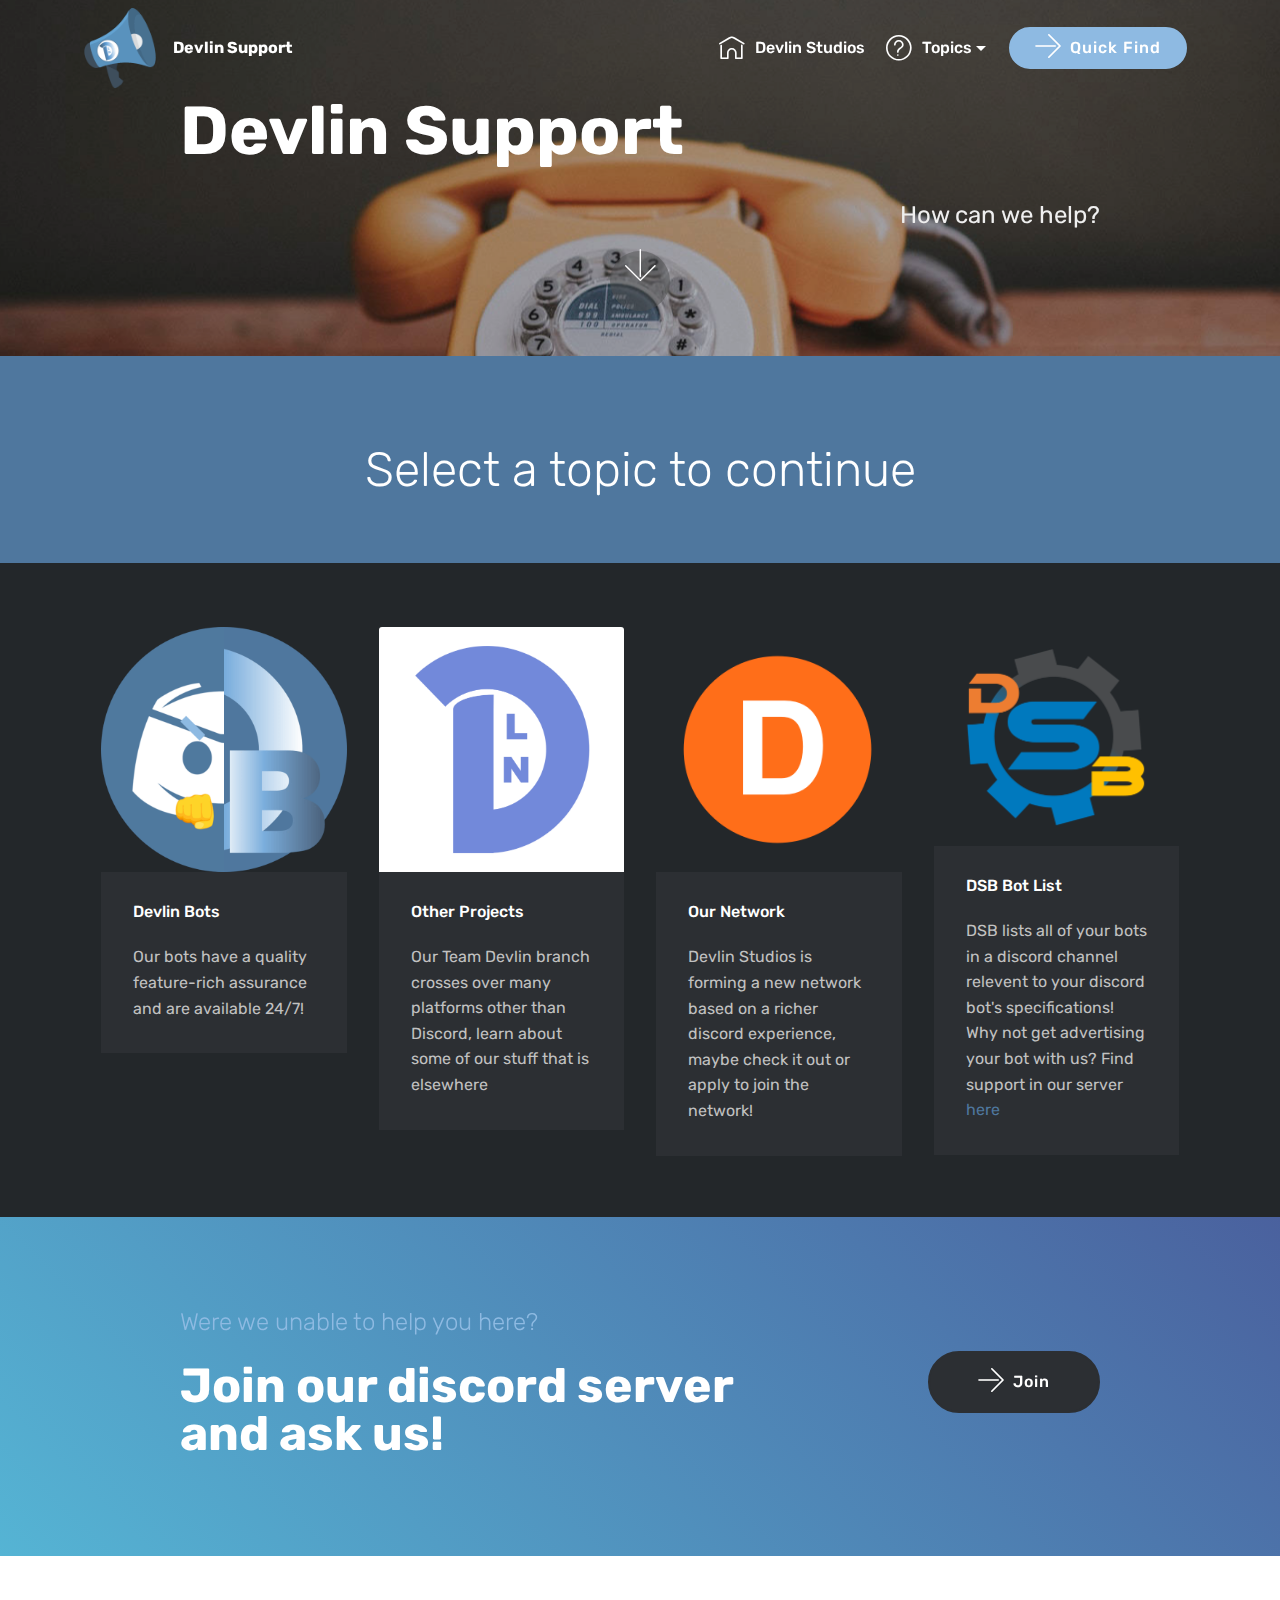
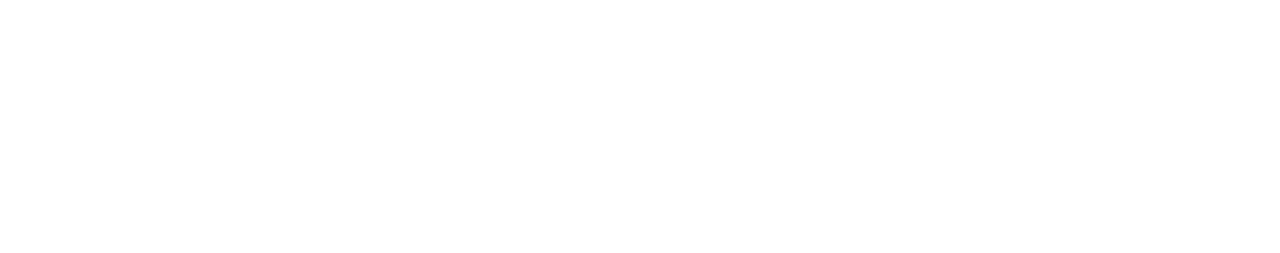
<file: index.html>
<!DOCTYPE html>
<html >
<head>
  <!-- Site made with Mobirise Website Builder v4.8.8, https://mobirise.com -->
  <meta charset="UTF-8">
  <meta http-equiv="X-UA-Compatible" content="IE=edge">
  <meta name="generator" content="Mobirise v4.8.8, mobirise.com">
  <meta name="viewport" content="width=device-width, initial-scale=1, minimum-scale=1">
  <link rel="shortcut icon" href="assets/images/bg3-96x96.png" type="image/x-icon">
  <meta name="description" content="">
  <title>Home</title>
  <link rel="stylesheet" href="assets/web/assets/mobirise-icons-bold/mobirise-icons-bold.css">
  <link rel="stylesheet" href="assets/web/assets/mobirise-icons/mobirise-icons.css">
  <link rel="stylesheet" href="assets/tether/tether.min.css">
  <link rel="stylesheet" href="assets/soundcloud-plugin/style.css">
  <link rel="stylesheet" href="assets/bootstrap/css/bootstrap.min.css">
  <link rel="stylesheet" href="assets/bootstrap/css/bootstrap-grid.min.css">
  <link rel="stylesheet" href="assets/bootstrap/css/bootstrap-reboot.min.css">
  <link rel="stylesheet" href="assets/socicon/css/styles.css">
  <link rel="stylesheet" href="assets/dropdown/css/style.css">
  <link rel="stylesheet" href="assets/theme/css/style.css">
  <link rel="stylesheet" href="assets/mobirise/css/mbr-additional.css" type="text/css">
  
  
  
</head>
<body>

<!-- Google Analytics -->
<script type="text/javascript">window.$crisp=[];window.CRISP_WEBSITE_ID="b34f7dd9-9bef-49c3-a5a6-40b76d47f0d9";(function(){d=document;s=d.createElement("script");s.src="https://client.crisp.chat/l.js";s.async=1;d.getElementsByTagName("head")[0].appendChild(s);})();</script>
<!-- /Google Analytics -->


  <section class="menu cid-rbKuoXB8Hg" once="menu" id="menu1-1n">

    

    <nav class="navbar navbar-expand beta-menu navbar-dropdown align-items-center navbar-fixed-top navbar-toggleable-sm bg-color transparent">
        <button class="navbar-toggler navbar-toggler-right" type="button" data-toggle="collapse" data-target="#navbarSupportedContent" aria-controls="navbarSupportedContent" aria-expanded="false" aria-label="Toggle navigation">
            <div class="hamburger">
                <span></span>
                <span></span>
                <span></span>
                <span></span>
            </div>
        </button>
        <div class="menu-logo">
            <div class="navbar-brand">
                <span class="navbar-logo">
                    
                         <a href="index.html"><img src="assets/images/bg3-96x96.png" alt="Team Devlin Logo" title="" style="height: 5rem;"></a>
                    
                </span>
                <span class="navbar-caption-wrap"><a class="navbar-caption text-white display-4" href="index.html">
                        Devlin Support<br></a></span>
            </div>
        </div>
        <div class="collapse navbar-collapse" id="navbarSupportedContent">
            <ul class="navbar-nav nav-dropdown" data-app-modern-menu="true"><li class="nav-item">
                    <a class="nav-link link text-white display-4" href="https://dlnbots.github.io"><span class="mbrib-home mbr-iconfont mbr-iconfont-btn"></span>Devlin Studios</a>
                </li>
                <li class="nav-item dropdown">
                    <a class="nav-link link text-white dropdown-toggle display-4" href="index.html#content4-8" data-toggle="dropdown-submenu" aria-expanded="false"><span class="mbrib-question mbr-iconfont mbr-iconfont-btn"></span>Topics</a><div class="dropdown-menu"><div class="dropdown"><a class="text-white dropdown-item dropdown-toggle display-4" href="index.html#content4-8" data-toggle="dropdown-submenu" aria-expanded="false"><span class="mbri-android mbr-iconfont mbr-iconfont-btn"></span>Devlin Bots</a><div class="dropdown-menu dropdown-submenu"><a class="text-white dropdown-item display-4" href="servermate.html">ServerMate</a><a class="text-white dropdown-item display-4" href="bots.html#content4-1u">Char</a><a class="text-white dropdown-item display-4" href="https://dlnbots.github.io/devlinbot#content3" target="_blank"><span class="mbri-link mbr-iconfont mbr-iconfont-btn"></span>DevlinBot</a><a class="text-white dropdown-item display-4" href="https://dlnbots.github.io/musicbot#content3" target="_blank"><span class="mbri-link mbr-iconfont mbr-iconfont-btn"></span>MusicBot</a></div></div><div class="dropdown"><a class="text-white dropdown-item dropdown-toggle display-4" href="index.html#content4-8" data-toggle="dropdown-submenu" aria-expanded="false"><span class="mbri-more-horizontal mbr-iconfont mbr-iconfont-btn"></span>Other Projects</a><div class="dropdown-menu dropdown-submenu"><div class="dropdown"><a class="text-white dropdown-item dropdown-toggle display-4" href="index.html#content4-8" data-toggle="dropdown-submenu" aria-expanded="false">Minecraft</a><div class="dropdown-menu dropdown-submenu"><a class="text-white dropdown-item display-4" href="index.html#content4-8">DiamondFire Minigames</a><a class="text-white dropdown-item display-4" href="minecraft.html#features18-2u" aria-expanded="true">Our Server</a></div></div><a class="text-white dropdown-item display-4" href="https://scratch.mit.edu/studios/4469215/" target="_blank"><span class="mbri-link mbr-iconfont mbr-iconfont-btn"></span>Scratch</a><a class="text-white dropdown-item display-4" href="https://teamdevlin.github.io" target="_blank"><span class="mbri-link mbr-iconfont mbr-iconfont-btn"></span>Other</a></div></div><div class="dropdown"><a class="text-white dropdown-item dropdown-toggle display-4" href="index.html#content4-8" data-toggle="dropdown-submenu" aria-expanded="false"><span class="mbri-globe-2 mbr-iconfont mbr-iconfont-btn"></span>Our Network</a><div class="dropdown-menu dropdown-submenu"><a class="text-white dropdown-item display-4" href="https://invite.gg/defined" target="_blank"><span class="mbri-link mbr-iconfont mbr-iconfont-btn"></span>Join</a></div></div><a class="text-white dropdown-item display-4" href="https://discord.gg/KM6Tmv3" aria-expanded="false" target="_blank"><span class="mbrib-link mbr-iconfont mbr-iconfont-btn"></span>DSB Bot List</a></div>
                </li></ul>
            <div class="navbar-buttons mbr-section-btn"><a class="btn btn-sm btn-secondary display-4" href="index.html#content4-8"><span class="mbrib-right mbr-iconfont mbr-iconfont-btn"></span>Quick Find</a></div>
        </div>
    </nav>
</section>

<section class="engine"><a href="https://mobirise.info/m">free website design templates</a></section><section class="cid-qTkA127IK8 mbr-parallax-background" id="header2-1">

    

    <div class="mbr-overlay" style="opacity: 0.2; background-color: rgb(35, 39, 42);"></div>

    <div class="container align-center">
        <div class="row justify-content-md-center">
            <div class="mbr-white col-md-10">
                <h1 class="mbr-section-title mbr-bold pb-3 mbr-fonts-style display-1">
                    Devlin Support</h1>
                
                <p class="mbr-text pb-3 mbr-fonts-style display-5">
                    How can we help?<br></p>
                
            </div>
        </div>
    </div>
    <div class="mbr-arrow hidden-sm-down" aria-hidden="true">
        <a href="#next">
            <i class="mbri-down mbr-iconfont"></i>
        </a>
    </div>
</section>

<section class="mbr-section content4 cid-rbK2DhhtCd" id="content4-8">

    

    <div class="container">
        <div class="media-container-row">
            <div class="title col-12 col-md-8">
                <h2 class="align-center pb-3 mbr-fonts-style display-2">Select a topic to continue</h2>
                
                
            </div>
        </div>
    </div>
</section>

<section class="features18 popup-btn-cards cid-rcHW0YiPv2" id="features18-1z">

    

    
    <div class="container">
        
        
        <div class="media-container-row pt-5 ">
            <div class="card p-3 col-12 col-md-6 col-lg-3">
                <div class="card-wrapper ">
                    <div class="card-img">
                        <div class="mbr-overlay"></div>
                        <div class="mbr-section-btn text-center"><a href="bots.html" class="btn btn-primary display-4">Bot Guides</a></div>
                        <img src="assets/images/bot-guild-676x676.png" alt="Devlin Bots" title="">
                    </div>
                    <div class="card-box">
                        <h4 class="card-title mbr-fonts-style display-7">Devlin Bots</h4>
                        <p class="mbr-text mbr-fonts-style align-left display-7">
                            Our bots have a quality feature-rich assurance and are available 24/7!</p>
                    </div>
                </div>
            </div>
            <div class="card p-3 col-12 col-md-6 col-lg-3">
                <div class="card-wrapper">
                    <div class="card-img">
                        <div class="mbr-overlay"></div>
                        <div class="mbr-section-btn text-center"><a href="projects.html" class="btn btn-primary display-4">Project Info</a></div>
                        <img src="assets/images/dln-blurple-676x675.png" alt="Projects" title="">
                    </div>
                    <div class="card-box">
                        <h4 class="card-title mbr-fonts-style display-7">
                            Other Projects</h4>
                        <p class="mbr-text mbr-fonts-style display-7">Our Team Devlin branch crosses over many platforms other than Discord, learn about some of our stuff that is elsewhere</p>
                    </div>
                </div>
            </div>

            <div class="card p-3 col-12 col-md-6 col-lg-3">
                <div class="card-wrapper">
                    <div class="card-img">
                        <div class="mbr-overlay"></div>
                        <div class="mbr-section-btn text-center"><a href="https://invite.gg/defined" class="btn btn-primary display-4" target="_blank"><span class="mbrib-link mbr-iconfont mbr-iconfont-btn"></span>Network Base</a></div>
                        <img src="assets/images/defined-600x600.png" alt="Defined Network" title="">
                    </div>
                    <div class="card-box">
                        <h4 class="card-title mbr-fonts-style display-7">
                            Our Network</h4>
                        <p class="mbr-text mbr-fonts-style display-7">Devlin Studios is forming a new network based on a richer discord experience, maybe check it out or apply to join the network!</p>
                    </div>
                </div>
            </div>

            <div class="card p-3 col-12 col-md-6 col-lg-3">
                <div class="card-wrapper">
                    <div class="card-img">
                        <div class="mbr-overlay"></div>
                        <div class="mbr-section-btn text-center"><a href="https://discord.gg/KM6Tmv3" class="btn btn-primary display-4" target="_blank"><span class="mbrib-link mbr-iconfont mbr-iconfont-btn"></span>DSB Hub</a></div>
                        <img src="assets/images/dsbnew-ico-492x439.png" alt="DSB" title="">
                    </div>
                    <div class="card-box">
                        <h4 class="card-title mbr-fonts-style display-7">
                            DSB Bot List</h4>
                        <p class="mbr-text mbr-fonts-style display-7">DSB lists all of your bots in a discord channel relevent to your discord bot's specifications! Why not get advertising your bot with us? Find support in our server <a href="https://discord.gg/KM6Tmv3" target="_blank">here</a></p>
                    </div>
                </div>
            </div>
        </div>
    </div>
</section>

<section class="mbr-section info1 cid-rbKiC1fGP8" id="info1-m">

    

    
    <div class="container">
        <div class="row justify-content-center content-row">
            <div class="media-container-column title col-12 col-lg-7 col-md-6">
                <h3 class="mbr-section-subtitle align-left mbr-light pb-3 mbr-fonts-style display-5">Were we unable to help you here?</h3>
                <h2 class="align-left mbr-bold mbr-fonts-style display-2">Join our discord server and ask us!</h2>
            </div>
            <div class="media-container-column col-12 col-lg-3 col-md-4">
                <div class="mbr-section-btn align-right py-4"><a class="btn btn-danger display-4" href="https://invite.gg/db" target="_blank"><span class="mbrib-right mbr-iconfont mbr-iconfont-btn"></span>Join</a></div>
            </div>
        </div>
    </div>
</section>

<section class="cid-qTkAaeaxX5 mbr-reveal mbr-parallax-background" id="footer1-2">

    

    <div class="mbr-overlay" style="background-color: rgb(35, 39, 42); opacity: 0.8;"></div>

    <div class="container">
        <div class="media-container-row content text-white">
            <div class="col-12 col-md-3">
                <div class="media-wrap">
                    
                        <img src="assets/images/icon-192x192.png" alt="Devlin Bots Logo" title="">
                    
                </div>
            </div>
            <div class="col-12 col-md-3 mbr-fonts-style display-7">
                <h5 class="pb-3">Contact us</h5>
                <p class="mbr-text">Email: dev.beebee1234567891@outlook.com
<br>Discord: <a href="https://invite.gg/db" target="_blank">invite.gg/db</a></p>
            </div>
            <div class="col-12 col-md-3 mbr-fonts-style display-7">
                <h5 class="pb-3">Our Bots</h5>
                <p class="mbr-text"><a href="https://dlnbots.github.io/servermate">ServerMate</a><br><a href="https://dlnbots.github.io/devlinbot">DevlinBot</a><br><a href="https://dlnbots.github.io/musicbot">Musicbot</a></p>
            </div>
            <div class="col-12 col-md-3 mbr-fonts-style display-7">
                <h5 class="pb-3">Links</h5>
                <p class="mbr-text"><a href="https://dlnbots.github.io/servermate/terms">ServerMate TOS</a></p>
            </div>
        </div>
        <div class="footer-lower">
            <div class="media-container-row">
                <div class="col-sm-12">
                    <hr>
                </div>
            </div>
            <div class="media-container-row mbr-white">
                <div class="col-sm-6 copyright">
                    <p class="mbr-text mbr-fonts-style display-7">Devlin Studios 2018 - 2020</p>
                </div>
                <div class="col-md-6">
                    <div class="social-list align-right">
                        <div class="soc-item">
                            <a href="https://twitter.com/mateserver" target="_blank">
                                <span class="mbr-iconfont mbr-iconfont-social socicon-twitter socicon"></span>
                            </a>
                        </div>
                        <div class="soc-item">
                            <a href="https://invite.gg/db" target="_blank">
                                <span class="mbr-iconfont mbr-iconfont-social socicon-discord socicon"></span>
                            </a>
                        </div>
                        
                        
                        
                        
                    </div>
                </div>
            </div>
        </div>
    </div>
</section>


  <script src="assets/web/assets/jquery/jquery.min.js"></script>
  <script src="assets/popper/popper.min.js"></script>
  <script src="assets/tether/tether.min.js"></script>
  <script src="assets/bootstrap/js/bootstrap.min.js"></script>
  <script src="assets/smoothscroll/smooth-scroll.js"></script>
  <script src="assets/touchswipe/jquery.touch-swipe.min.js"></script>
  <script src="assets/parallax/jarallax.min.js"></script>
  <script src="assets/mbr-popup-btns/mbr-popup-btns.js"></script>
  <script src="assets/dropdown/js/script.min.js"></script>
  <script src="assets/theme/js/script.js"></script>
  
  
 <div id="scrollToTop" class="scrollToTop mbr-arrow-up"><a style="text-align: center;"><i></i></a></div>
  </body>
</html>
</file>
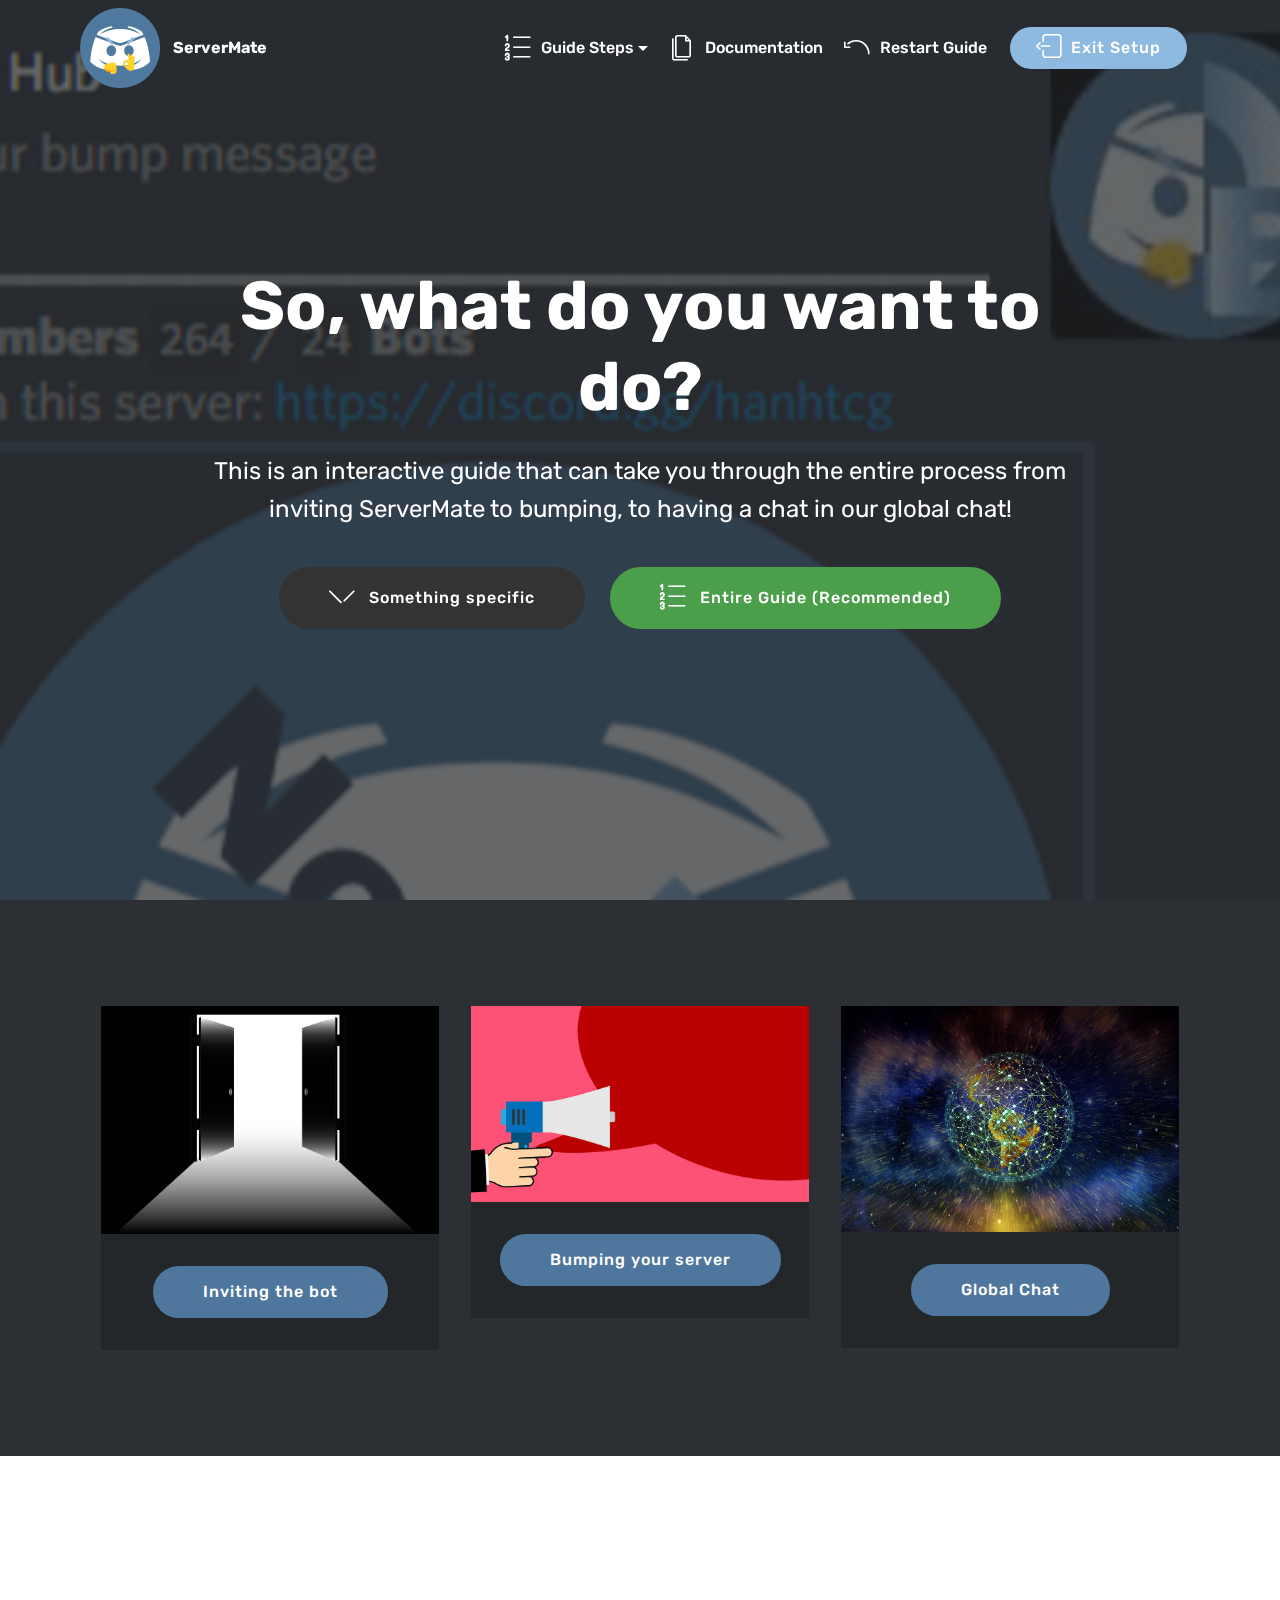
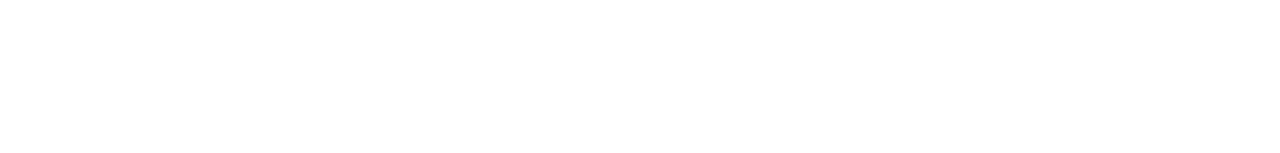
<file: interactive/servermate/index.html>
<!DOCTYPE html>
<html >
<head>
  <!-- Site made with Mobirise Website Builder v4.8.10, https://mobirise.com -->
  <meta charset="UTF-8">
  <meta http-equiv="X-UA-Compatible" content="IE=edge">
  <meta name="generator" content="Mobirise v4.8.10, mobirise.com">
  <meta name="viewport" content="width=device-width, initial-scale=1, minimum-scale=1">
  <link rel="shortcut icon" href="assets/images/servermate-ico-160x160.png" type="image/x-icon">
  <meta name="description" content="">
  <title>ServerMate Setup</title>
  <link rel="stylesheet" href="assets/web/assets/mobirise-icons/mobirise-icons.css">
  <link rel="stylesheet" href="assets/web/assets/mobirise-icons-bold/mobirise-icons-bold.css">
  <link rel="stylesheet" href="assets/tether/tether.min.css">
  <link rel="stylesheet" href="assets/soundcloud-plugin/style.css">
  <link rel="stylesheet" href="assets/bootstrap/css/bootstrap.min.css">
  <link rel="stylesheet" href="assets/bootstrap/css/bootstrap-grid.min.css">
  <link rel="stylesheet" href="assets/bootstrap/css/bootstrap-reboot.min.css">
  <link rel="stylesheet" href="assets/dropdown/css/style.css">
  <link rel="stylesheet" href="assets/socicon/css/styles.css">
  <link rel="stylesheet" href="assets/gdpr-plugin/gdpr-styles.css">
  <link rel="stylesheet" href="assets/theme/css/style.css">
  <link rel="stylesheet" href="assets/mobirise/css/mbr-additional.css" type="text/css">
  
  
  
</head>
<body>

<!-- Google Analytics -->
<script type="text/javascript">window.$crisp=[];window.CRISP_WEBSITE_ID="b34f7dd9-9bef-49c3-a5a6-40b76d47f0d9";(function(){d=document;s=d.createElement("script");s.src="https://client.crisp.chat/l.js";s.async=1;d.getElementsByTagName("head")[0].appendChild(s);})();</script>
<!-- /Google Analytics -->


  <section class="menu cid-rbKuoXB8Hg" once="menu" id="menu1-1n">

    

    <nav class="navbar navbar-expand beta-menu navbar-dropdown align-items-center navbar-fixed-top navbar-toggleable-sm bg-color transparent">
        <button class="navbar-toggler navbar-toggler-right" type="button" data-toggle="collapse" data-target="#navbarSupportedContent" aria-controls="navbarSupportedContent" aria-expanded="false" aria-label="Toggle navigation">
            <div class="hamburger">
                <span></span>
                <span></span>
                <span></span>
                <span></span>
            </div>
        </button>
        <div class="menu-logo">
            <div class="navbar-brand">
                <span class="navbar-logo">
                    
                         <a href="https://dlnbots.github.io/servermate"><img src="assets/images/servermate-ico-160x160.png" alt="Devlin Bots Logo" title="" style="height: 5rem;"></a>
                    
                </span>
                <span class="navbar-caption-wrap"><a class="navbar-caption text-white display-4" href="https://dlnbots.github.io/servermate">
                        ServerMate</a></span>
            </div>
        </div>
        <div class="collapse navbar-collapse" id="navbarSupportedContent">
            <ul class="navbar-nav nav-dropdown" data-app-modern-menu="true"><li class="nav-item dropdown open"><a class="nav-link link text-white dropdown-toggle display-4" href="features.html#feed-1v" data-toggle="dropdown-submenu" aria-expanded="true"><span class="mbrib-numbered-list mbr-iconfont mbr-iconfont-btn"></span>Guide Steps</a><div class="dropdown-menu"><a class="text-white dropdown-item display-4" href="invite.html#header2-25"><span class="mbrib-login mbr-iconfont mbr-iconfont-btn"></span>Invite</a><div class="dropdown open"><a class="text-white dropdown-item dropdown-toggle display-4" href="bump.html#header2-28" data-toggle="dropdown-submenu" aria-expanded="true"><span class="mbrib-paper-plane mbr-iconfont mbr-iconfont-btn"></span>Bump</a><div class="dropdown-menu dropdown-submenu"><a class="text-white dropdown-item display-4" href="bump.html#header2-28">Channel</a><a class="text-white dropdown-item display-4" href="message.html#header2-2c">Partner Message</a><a class="text-white dropdown-item display-4" href="page6.html#header2-2g">!bump</a></div></div><a class="text-white dropdown-item display-4" href="https://devlinbots.gitbook.io/servermate/general/global" aria-expanded="false"><span class="mbrib-chat mbr-iconfont mbr-iconfont-btn"></span>Global Chat</a></div></li><li class="nav-item"><a class="nav-link link text-white display-4" href="https://devlinbots.gitbook.io/servermate/"><span class="mbrib-pages mbr-iconfont mbr-iconfont-btn"></span>Documentation</a></li><li class="nav-item"><a class="nav-link link text-white display-4" href="index.html#header2-1q" aria-expanded="false"><span class="mbrib-undo mbr-iconfont mbr-iconfont-btn"></span>Restart Guide</a></li></ul>
            <div class="navbar-buttons mbr-section-btn"><a class="btn btn-sm btn-secondary display-4" href="https://dlnhelp.github.io/servermate" target="_blank"><span class="mbrib-logout mbr-iconfont mbr-iconfont-btn"></span>Exit Setup</a></div>
        </div>
    </nav>
</section>

<section class="engine"><a href="https://mobirise.info/c">free site builder</a></section><section class="cid-rdOtBvGK9y mbr-fullscreen mbr-parallax-background" id="header2-1q">

    

    <div class="mbr-overlay" style="opacity: 0.7; background-color: rgb(35, 39, 42);"></div>

    <div class="container align-center">
        <div class="row justify-content-md-center">
            <div class="mbr-white col-md-10">
                <h1 class="mbr-section-title mbr-bold pb-3 mbr-fonts-style display-1">So, what do you want to do?</h1>
                
                <p class="mbr-text pb-3 mbr-fonts-style display-5">This is an interactive guide that can take you through the entire process from inviting ServerMate to bumping, to having a chat in our global chat!<br></p>
                <div class="mbr-section-btn"><a class="btn btn-md btn-black display-4" href="index.html#features3-2n"><span class="mbrib-arrow-down mbr-iconfont mbr-iconfont-btn"></span>Something specific</a> <a class="btn btn-md btn-success display-4" href="start.html"><span class="mbrib-numbered-list mbr-iconfont mbr-iconfont-btn"></span>Entire Guide (Recommended)</a></div>
            </div>
        </div>
    </div>
    
</section>

<section class="features3 cid-rgcEWTAQgb" id="features3-2n">

    

    
    <div class="container">
        <div class="media-container-row">
            <div class="card p-3 col-12 col-md-6 col-lg-4">
                <div class="card-wrapper">
                    <div class="card-img">
                        <a href="invite.html"><img src="assets/images/mbr-1920x1295.jpg" alt="" title=""></a>
                    </div>
                    <div class="card-box">
                        
                        
                    </div>
                    <div class="mbr-section-btn text-center"><a href="invite.html" class="btn btn-primary display-4">Inviting the bot</a></div>
                </div>
            </div>

            <div class="card p-3 col-12 col-md-6 col-lg-4">
                <div class="card-wrapper">
                    <div class="card-img">
                        <a href="bump.html"><img src="assets/images/mbr-1920x1114.jpg" alt="" title=""></a>
                    </div>
                    <div class="card-box">
                        
                        
                    </div>
                    <div class="mbr-section-btn text-center"><a href="bump.html" class="btn btn-primary display-4">
                            Bumping your server</a></div>
                </div>
            </div>

            <div class="card p-3 col-12 col-md-6 col-lg-4">
                <div class="card-wrapper">
                    <div class="card-img">
                        <a href="https://devlinbots.gitbook.io/servermate/general/global" target="_blank"><img src="assets/images/mbr-676x451.jpg" alt="Mobirise" title=""></a>
                    </div>
                    <div class="card-box">
                        
                        
                    </div>
                    <div class="mbr-section-btn text-center"><a href="https://devlinbots.gitbook.io/servermate/general/global" class="btn btn-primary display-4" target="_blank">
                            Global Chat</a></div>
                </div>
            </div>

            
        </div>
    </div>
</section>

<section class="cid-qTkAaeaxX5 mbr-reveal mbr-parallax-background" id="footer1-2">

    

    <div class="mbr-overlay" style="background-color: rgb(35, 39, 42); opacity: 0.8;"></div>

    <div class="container">
        <div class="media-container-row content text-white">
            <div class="col-12 col-md-3">
                <div class="media-wrap">
                    
                        <a href="https://dlnbots.github.io"><img src="assets/images/bot-guild-192x192.png" alt="Devlin Bots Logo" title=""></a>
                    
                </div>
            </div>
            <div class="col-12 col-md-3 mbr-fonts-style display-7">
                <h5 class="pb-3">Contact us</h5>
                <p class="mbr-text">Email: dev.beebee1234567891@outlook.com
<br>Discord: <a href="https://invite.gg/db" target="_blank">invite.gg/db</a></p>
            </div>
            <div class="col-12 col-md-3 mbr-fonts-style display-7">
                <h5 class="pb-3">Our Bots</h5>
                <p class="mbr-text"><a href="https://dlnbots.github.io/servermate">ServerMate</a><a href="https://dlnbots.github.io/devlinbot"><br></a><a href="https://dlnbots.github.io/char">Char</a><br><a href="https://dlnbots.github.io/devlinbot">DevlinBot</a><br><a href="https://dlnbots.github.io/musicbot">Musicbot</a></p>
            </div>
            <div class="col-12 col-md-3 mbr-fonts-style display-7">
                <h5 class="pb-3">Links</h5>
                <p class="mbr-text"><a href="https://dlnbots.github.io/servermate/terms">ServerMate TOS</a><br><a href="https://dlnhelp.github.io" target="_blank">Devlin Support</a></p>
            </div>
        </div>
        <div class="footer-lower">
            <div class="media-container-row">
                <div class="col-sm-12">
                    <hr>
                </div>
            </div>
            <div class="media-container-row mbr-white">
                <div class="col-sm-6 copyright">
                    <p class="mbr-text mbr-fonts-style display-7">
                        © Devlin Studios 2018 - 2020</p>
                </div>
                <div class="col-md-6">
                    <div class="social-list align-right">
                        <div class="soc-item">
                            <a href="https://twitter.com/mateserver" target="_blank">
                                <span class="mbr-iconfont mbr-iconfont-social socicon-twitter socicon"></span>
                            </a>
                        </div>
                        <div class="soc-item">
                            <a href="https://invite.gg/db" target="_blank">
                                <span class="mbr-iconfont mbr-iconfont-social socicon-discord socicon"></span>
                            </a>
                        </div>
                        
                        
                        
                        
                    </div>
                </div>
            </div>
        </div>
    </div>
</section>


  <script src="assets/web/assets/jquery/jquery.min.js"></script>
  <script src="assets/popper/popper.min.js"></script>
  <script src="assets/tether/tether.min.js"></script>
  <script src="assets/bootstrap/js/bootstrap.min.js"></script>
  <script src="assets/smoothscroll/smooth-scroll.js"></script>
  <script src="assets/parallax/jarallax.min.js"></script>
  <script src="assets/dropdown/js/script.min.js"></script>
  <script src="assets/touchswipe/jquery.touch-swipe.min.js"></script>
  <script src="assets/theme/js/script.js"></script>
  
  
 <div id="scrollToTop" class="scrollToTop mbr-arrow-up"><a style="text-align: center;"><i></i></a></div>
  </body>
</html>
</file>
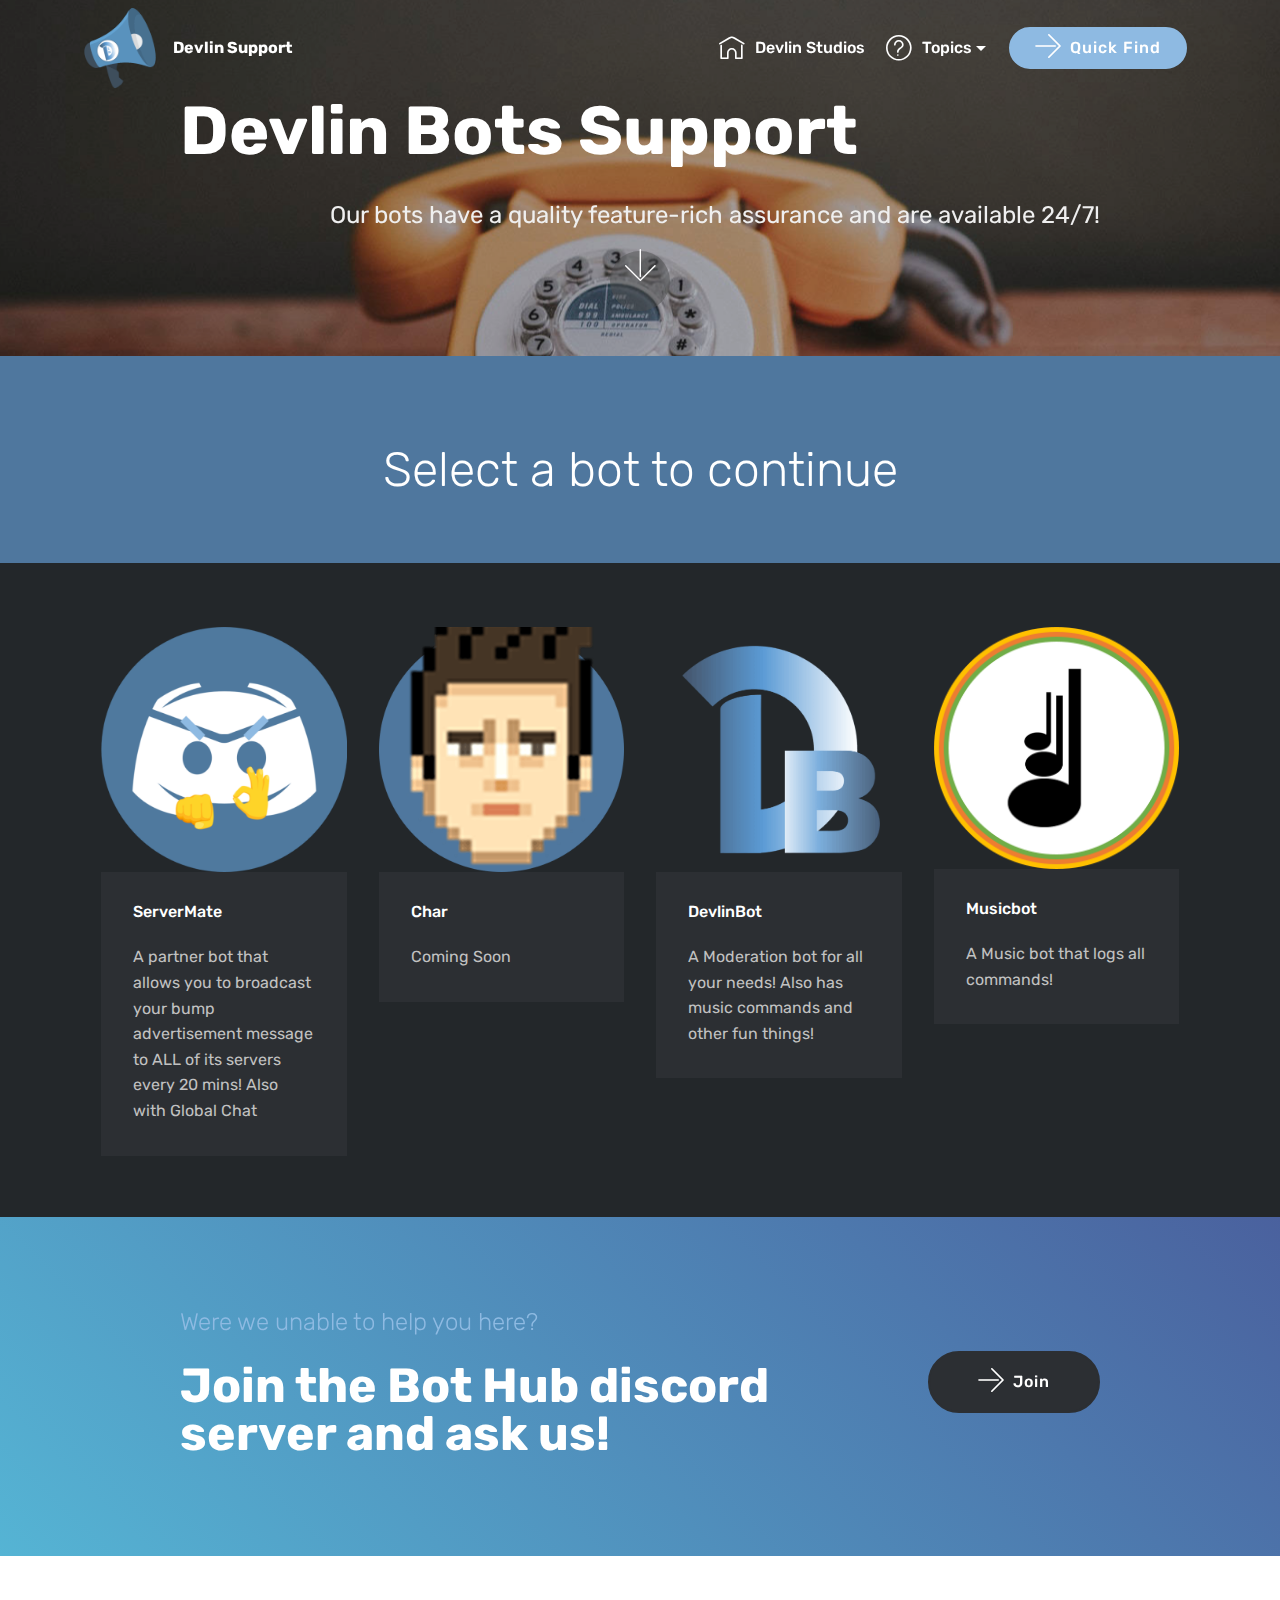
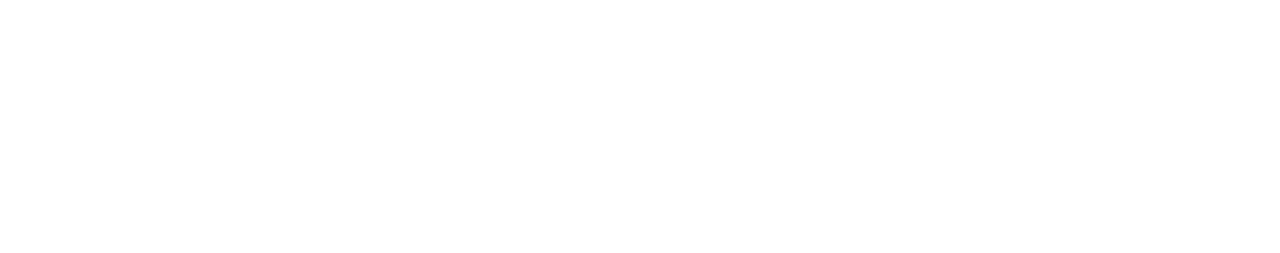
<file: bots.html>
<!DOCTYPE html>
<html >
<head>
  <!-- Site made with Mobirise Website Builder v4.8.8, https://mobirise.com -->
  <meta charset="UTF-8">
  <meta http-equiv="X-UA-Compatible" content="IE=edge">
  <meta name="generator" content="Mobirise v4.8.8, mobirise.com">
  <meta name="viewport" content="width=device-width, initial-scale=1, minimum-scale=1">
  <link rel="shortcut icon" href="assets/images/bg3-96x96.png" type="image/x-icon">
  <meta name="description" content="">
  <title>Devlin Bots</title>
  <link rel="stylesheet" href="assets/web/assets/mobirise-icons-bold/mobirise-icons-bold.css">
  <link rel="stylesheet" href="assets/web/assets/mobirise-icons/mobirise-icons.css">
  <link rel="stylesheet" href="assets/tether/tether.min.css">
  <link rel="stylesheet" href="assets/soundcloud-plugin/style.css">
  <link rel="stylesheet" href="assets/bootstrap/css/bootstrap.min.css">
  <link rel="stylesheet" href="assets/bootstrap/css/bootstrap-grid.min.css">
  <link rel="stylesheet" href="assets/bootstrap/css/bootstrap-reboot.min.css">
  <link rel="stylesheet" href="assets/socicon/css/styles.css">
  <link rel="stylesheet" href="assets/dropdown/css/style.css">
  <link rel="stylesheet" href="assets/theme/css/style.css">
  <link rel="stylesheet" href="assets/mobirise/css/mbr-additional.css" type="text/css">
  
  
  
</head>
<body>

<!-- Google Analytics -->
<script type="text/javascript">window.$crisp=[];window.CRISP_WEBSITE_ID="b34f7dd9-9bef-49c3-a5a6-40b76d47f0d9";(function(){d=document;s=d.createElement("script");s.src="https://client.crisp.chat/l.js";s.async=1;d.getElementsByTagName("head")[0].appendChild(s);})();</script>
<!-- /Google Analytics -->


  <section class="menu cid-rcHSm84lcz" once="menu" id="menu1-1s">

    

    <nav class="navbar navbar-expand beta-menu navbar-dropdown align-items-center navbar-fixed-top navbar-toggleable-sm bg-color transparent">
        <button class="navbar-toggler navbar-toggler-right" type="button" data-toggle="collapse" data-target="#navbarSupportedContent" aria-controls="navbarSupportedContent" aria-expanded="false" aria-label="Toggle navigation">
            <div class="hamburger">
                <span></span>
                <span></span>
                <span></span>
                <span></span>
            </div>
        </button>
        <div class="menu-logo">
            <div class="navbar-brand">
                <span class="navbar-logo">
                    
                         <a href="index.html"><img src="assets/images/bg3-96x96.png" alt="Team Devlin Logo" title="" style="height: 5rem;"></a>
                    
                </span>
                <span class="navbar-caption-wrap"><a class="navbar-caption text-white display-4" href="index.html">
                        Devlin Support<br></a></span>
            </div>
        </div>
        <div class="collapse navbar-collapse" id="navbarSupportedContent">
            <ul class="navbar-nav nav-dropdown" data-app-modern-menu="true"><li class="nav-item">
                    <a class="nav-link link text-white display-4" href="https://dlnbots.github.io"><span class="mbrib-home mbr-iconfont mbr-iconfont-btn"></span>Devlin Studios</a>
                </li>
                <li class="nav-item dropdown">
                    <a class="nav-link link text-white dropdown-toggle display-4" href="index.html#content4-8" data-toggle="dropdown-submenu" aria-expanded="false"><span class="mbrib-question mbr-iconfont mbr-iconfont-btn"></span>Topics</a><div class="dropdown-menu"><div class="dropdown"><a class="text-white dropdown-item dropdown-toggle display-4" href="index.html#content4-8" data-toggle="dropdown-submenu" aria-expanded="false"><span class="mbri-android mbr-iconfont mbr-iconfont-btn"></span>Devlin Bots</a><div class="dropdown-menu dropdown-submenu"><a class="text-white dropdown-item display-4" href="servermate.html">ServerMate</a><a class="text-white dropdown-item display-4" href="bots.html#content4-1u">Char</a><a class="text-white dropdown-item display-4" href="https://dlnbots.github.io/devlinbot#content3" target="_blank"><span class="mbri-link mbr-iconfont mbr-iconfont-btn"></span>DevlinBot</a><a class="text-white dropdown-item display-4" href="https://dlnbots.github.io/musicbot#content3" target="_blank"><span class="mbri-link mbr-iconfont mbr-iconfont-btn"></span>MusicBot</a></div></div><div class="dropdown"><a class="text-white dropdown-item dropdown-toggle display-4" href="index.html#content4-8" data-toggle="dropdown-submenu" aria-expanded="false"><span class="mbri-more-horizontal mbr-iconfont mbr-iconfont-btn"></span>Other Projects</a><div class="dropdown-menu dropdown-submenu"><div class="dropdown"><a class="text-white dropdown-item dropdown-toggle display-4" href="index.html#content4-8" data-toggle="dropdown-submenu" aria-expanded="false">Minecraft</a><div class="dropdown-menu dropdown-submenu"><a class="text-white dropdown-item display-4" href="index.html#content4-8">DiamondFire Minigames</a><a class="text-white dropdown-item display-4" href="minecraft.html#features18-2u" aria-expanded="true">Our Server</a></div></div><a class="text-white dropdown-item display-4" href="https://scratch.mit.edu/studios/4469215/" target="_blank"><span class="mbri-link mbr-iconfont mbr-iconfont-btn"></span>Scratch</a><a class="text-white dropdown-item display-4" href="https://teamdevlin.github.io" target="_blank"><span class="mbri-link mbr-iconfont mbr-iconfont-btn"></span>Other</a></div></div><div class="dropdown"><a class="text-white dropdown-item dropdown-toggle display-4" href="index.html#content4-8" data-toggle="dropdown-submenu" aria-expanded="false"><span class="mbri-globe-2 mbr-iconfont mbr-iconfont-btn"></span>Our Network</a><div class="dropdown-menu dropdown-submenu"><a class="text-white dropdown-item display-4" href="https://invite.gg/defined" target="_blank"><span class="mbri-link mbr-iconfont mbr-iconfont-btn"></span>Join</a></div></div><a class="text-white dropdown-item display-4" href="https://discord.gg/KM6Tmv3" aria-expanded="false" target="_blank"><span class="mbrib-link mbr-iconfont mbr-iconfont-btn"></span>DSB Bot List</a></div>
                </li></ul>
            <div class="navbar-buttons mbr-section-btn"><a class="btn btn-sm btn-secondary display-4" href="index.html#content4-8"><span class="mbrib-right mbr-iconfont mbr-iconfont-btn"></span>Quick Find</a></div>
        </div>
    </nav>
</section>

<section class="engine"><a href="https://mobirise.info/q">free responsive web templates</a></section><section class="cid-rcHSm9DWdk mbr-parallax-background" id="header2-1t">

    

    <div class="mbr-overlay" style="opacity: 0.2; background-color: rgb(35, 39, 42);"></div>

    <div class="container align-center">
        <div class="row justify-content-md-center">
            <div class="mbr-white col-md-10">
                <h1 class="mbr-section-title mbr-bold pb-3 mbr-fonts-style display-1">
                    Devlin Bots Support</h1>
                
                <p class="mbr-text pb-3 mbr-fonts-style display-5">
                    Our bots have a quality feature-rich assurance and are available 24/7!<br></p>
                
            </div>
        </div>
    </div>
    <div class="mbr-arrow hidden-sm-down" aria-hidden="true">
        <a href="#next">
            <i class="mbri-down mbr-iconfont"></i>
        </a>
    </div>
</section>

<section class="mbr-section content4 cid-rcHSmaNIqY" id="content4-1u">

    

    <div class="container">
        <div class="media-container-row">
            <div class="title col-12 col-md-8">
                <h2 class="align-center pb-3 mbr-fonts-style display-2">Select a bot to continue</h2>
                
                
            </div>
        </div>
    </div>
</section>

<section class="features18 popup-btn-cards cid-rcHSmbwmyi" id="features18-1v">

    

    
    <div class="container">
        
        
        <div class="media-container-row pt-5 ">
            <div class="card p-3 col-12 col-md-6 col-lg-3">
                <div class="card-wrapper ">
                    <div class="card-img">
                        <div class="mbr-overlay"></div>
                        <div class="mbr-section-btn text-center"><a href="servermate.html" class="btn btn-primary display-4">ServerMate Support</a></div>
                        <img src="assets/images/servermate-ico-626x626.png" alt="ServerMate" title="">
                    </div>
                    <div class="card-box">
                        <h4 class="card-title mbr-fonts-style display-7">ServerMate</h4>
                        <p class="mbr-text mbr-fonts-style align-left display-7">A partner bot that allows you to broadcast your bump advertisement message to ALL of its servers every 20 mins! Also with Global Chat</p>
                    </div>
                </div>
            </div>
            <div class="card p-3 col-12 col-md-6 col-lg-3">
                <div class="card-wrapper">
                    <div class="card-img">
                        <div class="mbr-overlay"></div>
                        <div class="mbr-section-btn text-center"><a href="bots.html#content4-1u" class="btn btn-primary display-4">Char Support</a></div>
                        <img src="assets/images/char-626x626.png" alt="Char" title="">
                    </div>
                    <div class="card-box">
                        <h4 class="card-title mbr-fonts-style display-7">
                            Char</h4>
                        <p class="mbr-text mbr-fonts-style display-7">Coming Soon</p>
                    </div>
                </div>
            </div>

            <div class="card p-3 col-12 col-md-6 col-lg-3">
                <div class="card-wrapper">
                    <div class="card-img">
                        <div class="mbr-overlay"></div>
                        <div class="mbr-section-btn text-center"><a href="https://dlnbots.github.io/devlinbot/#content3" class="btn btn-primary display-4"><span class="mbrib-link mbr-iconfont mbr-iconfont-btn"></span>DevlinBot Commands</a></div>
                        <img src="assets/images/dlnbot-626x625.png" alt="DevlinBot" title="">
                    </div>
                    <div class="card-box">
                        <h4 class="card-title mbr-fonts-style display-7">
                            DevlinBot</h4>
                        <p class="mbr-text mbr-fonts-style display-7">A Moderation bot for all your needs! Also has music commands and other fun things!</p>
                    </div>
                </div>
            </div>

            <div class="card p-3 col-12 col-md-6 col-lg-3">
                <div class="card-wrapper">
                    <div class="card-img">
                        <div class="mbr-overlay"></div>
                        <div class="mbr-section-btn text-center"><a href="https://dlnbots.github.io/musicbot/#content3" class="btn btn-primary display-4"><span class="mbrib-link mbr-iconfont mbr-iconfont-btn"></span>Musicbot Commands</a></div>
                        <img src="assets/images/icon-505x498.png" alt="Musicbot" title="">
                    </div>
                    <div class="card-box">
                        <h4 class="card-title mbr-fonts-style display-7">
                            Musicbot</h4>
                        <p class="mbr-text mbr-fonts-style display-7">A Music bot that logs all commands!<br></p>
                    </div>
                </div>
            </div>
        </div>
    </div>
</section>

<section class="mbr-section info1 cid-rcHSmdkVHs" id="info1-1w">

    

    
    <div class="container">
        <div class="row justify-content-center content-row">
            <div class="media-container-column title col-12 col-lg-7 col-md-6">
                <h3 class="mbr-section-subtitle align-left mbr-light pb-3 mbr-fonts-style display-5">Were we unable to help you here?</h3>
                <h2 class="align-left mbr-bold mbr-fonts-style display-2">Join the Bot Hub discord server and ask us!</h2>
            </div>
            <div class="media-container-column col-12 col-lg-3 col-md-4">
                <div class="mbr-section-btn align-right py-4"><a class="btn btn-danger display-4" href="https://invite.gg/db" target="_blank"><span class="mbrib-right mbr-iconfont mbr-iconfont-btn"></span>Join</a></div>
            </div>
        </div>
    </div>
</section>

<section class="cid-rcHSmemQPP mbr-reveal mbr-parallax-background" id="footer1-1x">

    

    <div class="mbr-overlay" style="background-color: rgb(35, 39, 42); opacity: 0.8;"></div>

    <div class="container">
        <div class="media-container-row content text-white">
            <div class="col-12 col-md-3">
                <div class="media-wrap">
                    
                        <img src="assets/images/icon-192x192.png" alt="Devlin Bots Logo" title="">
                    
                </div>
            </div>
            <div class="col-12 col-md-3 mbr-fonts-style display-7">
                <h5 class="pb-3">Contact us</h5>
                <p class="mbr-text">Email: dev.beebee1234567891@outlook.com
<br>Discord: <a href="https://invite.gg/db" target="_blank">invite.gg/db</a></p>
            </div>
            <div class="col-12 col-md-3 mbr-fonts-style display-7">
                <h5 class="pb-3">Our Bots</h5>
                <p class="mbr-text"><a href="https://dlnbots.github.io/servermate">ServerMate</a><br><a href="https://dlnbots.github.io/devlinbot">DevlinBot</a><br><a href="https://dlnbots.github.io/musicbot">Musicbot</a></p>
            </div>
            <div class="col-12 col-md-3 mbr-fonts-style display-7">
                <h5 class="pb-3">Links</h5>
                <p class="mbr-text"><a href="https://dlnbots.github.io/servermate/terms">ServerMate TOS</a></p>
            </div>
        </div>
        <div class="footer-lower">
            <div class="media-container-row">
                <div class="col-sm-12">
                    <hr>
                </div>
            </div>
            <div class="media-container-row mbr-white">
                <div class="col-sm-6 copyright">
                    <p class="mbr-text mbr-fonts-style display-7">Devlin Studios 2018 - 2020</p>
                </div>
                <div class="col-md-6">
                    <div class="social-list align-right">
                        <div class="soc-item">
                            <a href="https://twitter.com/mateserver" target="_blank">
                                <span class="mbr-iconfont mbr-iconfont-social socicon-twitter socicon"></span>
                            </a>
                        </div>
                        <div class="soc-item">
                            <a href="https://invite.gg/db" target="_blank">
                                <span class="mbr-iconfont mbr-iconfont-social socicon-discord socicon"></span>
                            </a>
                        </div>
                        
                        
                        
                        
                    </div>
                </div>
            </div>
        </div>
    </div>
</section>


  <script src="assets/web/assets/jquery/jquery.min.js"></script>
  <script src="assets/popper/popper.min.js"></script>
  <script src="assets/tether/tether.min.js"></script>
  <script src="assets/bootstrap/js/bootstrap.min.js"></script>
  <script src="assets/smoothscroll/smooth-scroll.js"></script>
  <script src="assets/touchswipe/jquery.touch-swipe.min.js"></script>
  <script src="assets/parallax/jarallax.min.js"></script>
  <script src="assets/mbr-popup-btns/mbr-popup-btns.js"></script>
  <script src="assets/dropdown/js/script.min.js"></script>
  <script src="assets/theme/js/script.js"></script>
  
  
 <div id="scrollToTop" class="scrollToTop mbr-arrow-up"><a style="text-align: center;"><i></i></a></div>
  </body>
</html>
</file>
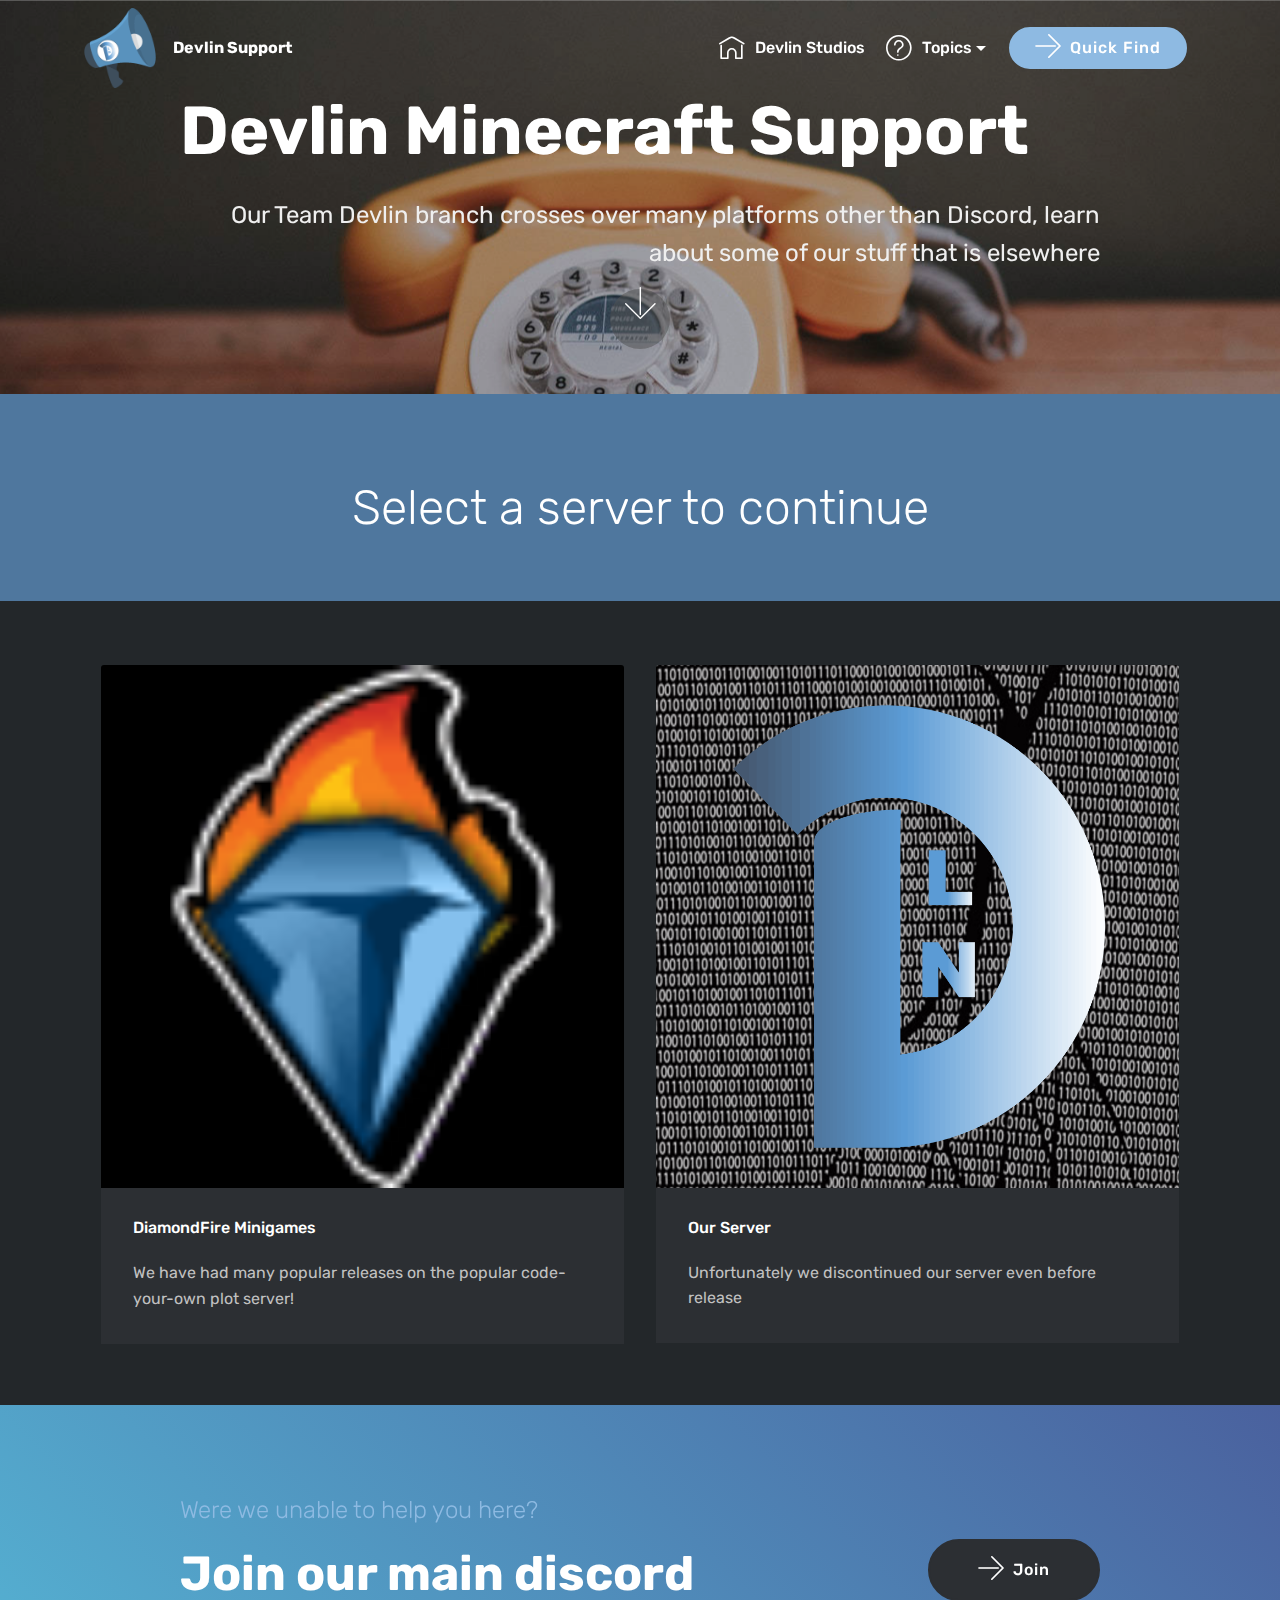
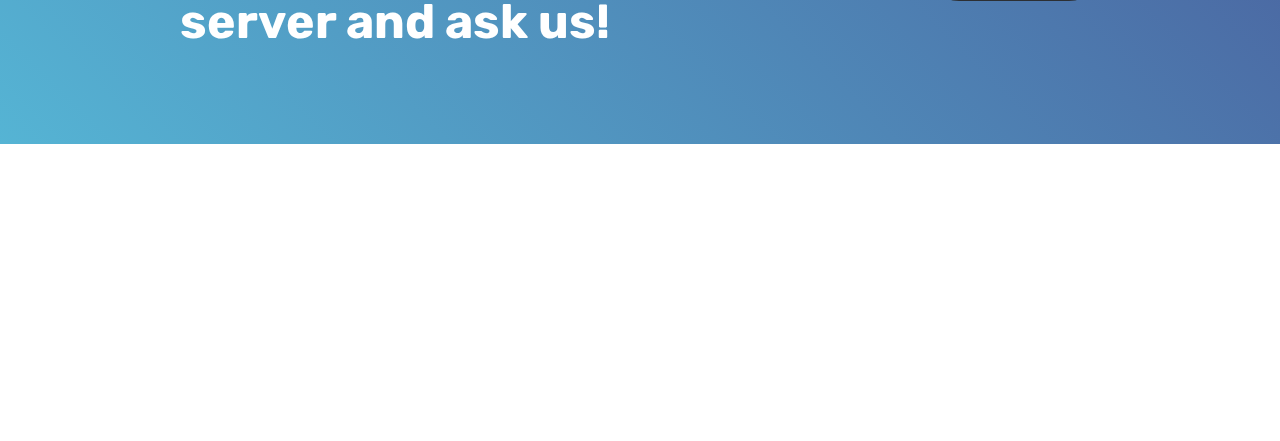
<file: minecraft.html>
<!DOCTYPE html>
<html >
<head>
  <!-- Site made with Mobirise Website Builder v4.8.8, https://mobirise.com -->
  <meta charset="UTF-8">
  <meta http-equiv="X-UA-Compatible" content="IE=edge">
  <meta name="generator" content="Mobirise v4.8.8, mobirise.com">
  <meta name="viewport" content="width=device-width, initial-scale=1, minimum-scale=1">
  <link rel="shortcut icon" href="assets/images/bg3-96x96.png" type="image/x-icon">
  <meta name="description" content="">
  <title>Devlin Minecraft Support</title>
  <link rel="stylesheet" href="assets/web/assets/mobirise-icons-bold/mobirise-icons-bold.css">
  <link rel="stylesheet" href="assets/web/assets/mobirise-icons/mobirise-icons.css">
  <link rel="stylesheet" href="assets/tether/tether.min.css">
  <link rel="stylesheet" href="assets/soundcloud-plugin/style.css">
  <link rel="stylesheet" href="assets/bootstrap/css/bootstrap.min.css">
  <link rel="stylesheet" href="assets/bootstrap/css/bootstrap-grid.min.css">
  <link rel="stylesheet" href="assets/bootstrap/css/bootstrap-reboot.min.css">
  <link rel="stylesheet" href="assets/socicon/css/styles.css">
  <link rel="stylesheet" href="assets/dropdown/css/style.css">
  <link rel="stylesheet" href="assets/theme/css/style.css">
  <link rel="stylesheet" href="assets/mobirise/css/mbr-additional.css" type="text/css">
  
  
  
</head>
<body>

<!-- Google Analytics -->
<script type="text/javascript">window.$crisp=[];window.CRISP_WEBSITE_ID="b34f7dd9-9bef-49c3-a5a6-40b76d47f0d9";(function(){d=document;s=d.createElement("script");s.src="https://client.crisp.chat/l.js";s.async=1;d.getElementsByTagName("head")[0].appendChild(s);})();</script>
<!-- /Google Analytics -->


  <section class="menu cid-rcI3GTZ0zs" once="menu" id="menu1-2r">

    

    <nav class="navbar navbar-expand beta-menu navbar-dropdown align-items-center navbar-fixed-top navbar-toggleable-sm bg-color transparent">
        <button class="navbar-toggler navbar-toggler-right" type="button" data-toggle="collapse" data-target="#navbarSupportedContent" aria-controls="navbarSupportedContent" aria-expanded="false" aria-label="Toggle navigation">
            <div class="hamburger">
                <span></span>
                <span></span>
                <span></span>
                <span></span>
            </div>
        </button>
        <div class="menu-logo">
            <div class="navbar-brand">
                <span class="navbar-logo">
                    
                         <a href="index.html"><img src="assets/images/bg3-96x96.png" alt="Team Devlin Logo" title="" style="height: 5rem;"></a>
                    
                </span>
                <span class="navbar-caption-wrap"><a class="navbar-caption text-white display-4" href="index.html">
                        Devlin Support<br></a></span>
            </div>
        </div>
        <div class="collapse navbar-collapse" id="navbarSupportedContent">
            <ul class="navbar-nav nav-dropdown" data-app-modern-menu="true"><li class="nav-item">
                    <a class="nav-link link text-white display-4" href="https://dlnbots.github.io"><span class="mbrib-home mbr-iconfont mbr-iconfont-btn"></span>Devlin Studios</a>
                </li>
                <li class="nav-item dropdown">
                    <a class="nav-link link text-white dropdown-toggle display-4" href="index.html#content4-8" data-toggle="dropdown-submenu" aria-expanded="false"><span class="mbrib-question mbr-iconfont mbr-iconfont-btn"></span>Topics</a><div class="dropdown-menu"><div class="dropdown"><a class="text-white dropdown-item dropdown-toggle display-4" href="index.html#content4-8" data-toggle="dropdown-submenu" aria-expanded="false"><span class="mbri-android mbr-iconfont mbr-iconfont-btn"></span>Devlin Bots</a><div class="dropdown-menu dropdown-submenu"><a class="text-white dropdown-item display-4" href="servermate.html">ServerMate</a><a class="text-white dropdown-item display-4" href="bots.html#content4-1u">Char</a><a class="text-white dropdown-item display-4" href="https://dlnbots.github.io/devlinbot#content3" target="_blank"><span class="mbri-link mbr-iconfont mbr-iconfont-btn"></span>DevlinBot</a><a class="text-white dropdown-item display-4" href="https://dlnbots.github.io/musicbot#content3" target="_blank"><span class="mbri-link mbr-iconfont mbr-iconfont-btn"></span>MusicBot</a></div></div><div class="dropdown"><a class="text-white dropdown-item dropdown-toggle display-4" href="index.html#content4-8" data-toggle="dropdown-submenu" aria-expanded="false"><span class="mbri-more-horizontal mbr-iconfont mbr-iconfont-btn"></span>Other Projects</a><div class="dropdown-menu dropdown-submenu"><div class="dropdown"><a class="text-white dropdown-item dropdown-toggle display-4" href="index.html#content4-8" data-toggle="dropdown-submenu" aria-expanded="false">Minecraft</a><div class="dropdown-menu dropdown-submenu"><a class="text-white dropdown-item display-4" href="index.html#content4-8">DiamondFire Minigames</a><a class="text-white dropdown-item display-4" href="minecraft.html#features18-2u" aria-expanded="true">Our Server</a></div></div><a class="text-white dropdown-item display-4" href="https://scratch.mit.edu/studios/4469215/" target="_blank"><span class="mbri-link mbr-iconfont mbr-iconfont-btn"></span>Scratch</a><a class="text-white dropdown-item display-4" href="https://teamdevlin.github.io" target="_blank"><span class="mbri-link mbr-iconfont mbr-iconfont-btn"></span>Other</a></div></div><div class="dropdown"><a class="text-white dropdown-item dropdown-toggle display-4" href="index.html#content4-8" data-toggle="dropdown-submenu" aria-expanded="false"><span class="mbri-globe-2 mbr-iconfont mbr-iconfont-btn"></span>Our Network</a><div class="dropdown-menu dropdown-submenu"><a class="text-white dropdown-item display-4" href="https://invite.gg/defined" target="_blank"><span class="mbri-link mbr-iconfont mbr-iconfont-btn"></span>Join</a></div></div><a class="text-white dropdown-item display-4" href="https://discord.gg/KM6Tmv3" aria-expanded="false" target="_blank"><span class="mbrib-link mbr-iconfont mbr-iconfont-btn"></span>DSB Bot List</a></div>
                </li></ul>
            <div class="navbar-buttons mbr-section-btn"><a class="btn btn-sm btn-secondary display-4" href="index.html#content4-8"><span class="mbrib-right mbr-iconfont mbr-iconfont-btn"></span>Quick Find</a></div>
        </div>
    </nav>
</section>

<section class="engine"><a href="https://mobirise.info/n">free simple web templates</a></section><section class="cid-rcI3GUWG7T mbr-parallax-background" id="header2-2s">

    

    <div class="mbr-overlay" style="opacity: 0.2; background-color: rgb(35, 39, 42);"></div>

    <div class="container align-center">
        <div class="row justify-content-md-center">
            <div class="mbr-white col-md-10">
                <h1 class="mbr-section-title mbr-bold pb-3 mbr-fonts-style display-1">Devlin Minecraft Support</h1>
                
                <p class="mbr-text pb-3 mbr-fonts-style display-5">
                    Our Team Devlin branch crosses over many platforms other than Discord, learn about some of our stuff that is elsewhere<br></p>
                
            </div>
        </div>
    </div>
    <div class="mbr-arrow hidden-sm-down" aria-hidden="true">
        <a href="#next">
            <i class="mbri-down mbr-iconfont"></i>
        </a>
    </div>
</section>

<section class="mbr-section content4 cid-rcI3GVINxf" id="content4-2t">

    

    <div class="container">
        <div class="media-container-row">
            <div class="title col-12 col-md-8">
                <h2 class="align-center pb-3 mbr-fonts-style display-2">Select a server to continue</h2>
                
                
            </div>
        </div>
    </div>
</section>

<section class="features18 popup-btn-cards cid-rcI3GWuCBM" id="features18-2u">

    

    
    <div class="container">
        
        
        <div class="media-container-row pt-5 ">
            <div class="card p-3 col-12 col-md-6">
                <div class="card-wrapper ">
                    <div class="card-img">
                        <div class="mbr-overlay"></div>
                        <div class="mbr-section-btn text-center"><a href="https://mobirise.co" class="btn btn-primary display-4">Our Minigames</a></div>
                        <img src="assets/images/large-73x73.png" alt="DF" title="">
                    </div>
                    <div class="card-box">
                        <h4 class="card-title mbr-fonts-style display-7">DiamondFire Minigames</h4>
                        <p class="mbr-text mbr-fonts-style align-left display-7">We have had many popular releases on the popular code-your-own plot server!</p>
                    </div>
                </div>
            </div>
            <div class="card p-3 col-12 col-md-6">
                <div class="card-wrapper">
                    <div class="card-img">
                        <div class="mbr-overlay"></div>
                        <div class="mbr-section-btn text-center"><a href="minecraft.html#features18-2u" class="btn btn-primary display-4"><span class="mbrib-close mbr-iconfont mbr-iconfont-btn"></span>Our Server</a></div>
                        <img src="assets/images/dlnscratch-1025x1024.png" alt="Devlin Scratch" title="">
                    </div>
                    <div class="card-box">
                        <h4 class="card-title mbr-fonts-style display-7">Our Server</h4>
                        <p class="mbr-text mbr-fonts-style display-7">Unfortunately we discontinued our server even before release</p>
                    </div>
                </div>
            </div>

            

            
        </div>
    </div>
</section>

<section class="mbr-section info1 cid-rcI3GXCWUY" id="info1-2v">

    

    
    <div class="container">
        <div class="row justify-content-center content-row">
            <div class="media-container-column title col-12 col-lg-7 col-md-6">
                <h3 class="mbr-section-subtitle align-left mbr-light pb-3 mbr-fonts-style display-5">Were we unable to help you here?</h3>
                <h2 class="align-left mbr-bold mbr-fonts-style display-2">Join our main discord server and ask us!</h2>
            </div>
            <div class="media-container-column col-12 col-lg-3 col-md-4">
                <div class="mbr-section-btn align-right py-4"><a class="btn btn-danger display-4" href="https://invite.gg/db" target="_blank"><span class="mbrib-right mbr-iconfont mbr-iconfont-btn"></span>Join</a></div>
            </div>
        </div>
    </div>
</section>

<section class="cid-rcI3GYgVBL mbr-reveal mbr-parallax-background" id="footer1-2w">

    

    <div class="mbr-overlay" style="background-color: rgb(35, 39, 42); opacity: 0.8;"></div>

    <div class="container">
        <div class="media-container-row content text-white">
            <div class="col-12 col-md-3">
                <div class="media-wrap">
                    
                        <img src="assets/images/icon-192x192.png" alt="Devlin Bots Logo" title="">
                    
                </div>
            </div>
            <div class="col-12 col-md-3 mbr-fonts-style display-7">
                <h5 class="pb-3">Contact us</h5>
                <p class="mbr-text">Email: dev.beebee1234567891@outlook.com
<br>Discord: <a href="https://invite.gg/db" target="_blank">invite.gg/db</a></p>
            </div>
            <div class="col-12 col-md-3 mbr-fonts-style display-7">
                <h5 class="pb-3">Our Bots</h5>
                <p class="mbr-text"><a href="https://dlnbots.github.io/servermate">ServerMate</a><br><a href="https://dlnbots.github.io/devlinbot">DevlinBot</a><br><a href="https://dlnbots.github.io/musicbot">Musicbot</a></p>
            </div>
            <div class="col-12 col-md-3 mbr-fonts-style display-7">
                <h5 class="pb-3">Links</h5>
                <p class="mbr-text"><a href="https://dlnbots.github.io/servermate/terms">ServerMate TOS</a></p>
            </div>
        </div>
        <div class="footer-lower">
            <div class="media-container-row">
                <div class="col-sm-12">
                    <hr>
                </div>
            </div>
            <div class="media-container-row mbr-white">
                <div class="col-sm-6 copyright">
                    <p class="mbr-text mbr-fonts-style display-7">Devlin Studios 2018 - 2020</p>
                </div>
                <div class="col-md-6">
                    <div class="social-list align-right">
                        <div class="soc-item">
                            <a href="https://twitter.com/mateserver" target="_blank">
                                <span class="mbr-iconfont mbr-iconfont-social socicon-twitter socicon"></span>
                            </a>
                        </div>
                        <div class="soc-item">
                            <a href="https://invite.gg/db" target="_blank">
                                <span class="mbr-iconfont mbr-iconfont-social socicon-discord socicon"></span>
                            </a>
                        </div>
                        
                        
                        
                        
                    </div>
                </div>
            </div>
        </div>
    </div>
</section>


  <script src="assets/web/assets/jquery/jquery.min.js"></script>
  <script src="assets/popper/popper.min.js"></script>
  <script src="assets/tether/tether.min.js"></script>
  <script src="assets/bootstrap/js/bootstrap.min.js"></script>
  <script src="assets/smoothscroll/smooth-scroll.js"></script>
  <script src="assets/touchswipe/jquery.touch-swipe.min.js"></script>
  <script src="assets/parallax/jarallax.min.js"></script>
  <script src="assets/mbr-popup-btns/mbr-popup-btns.js"></script>
  <script src="assets/dropdown/js/script.min.js"></script>
  <script src="assets/theme/js/script.js"></script>
  
  
 <div id="scrollToTop" class="scrollToTop mbr-arrow-up"><a style="text-align: center;"><i></i></a></div>
  </body>
</html>
</file>
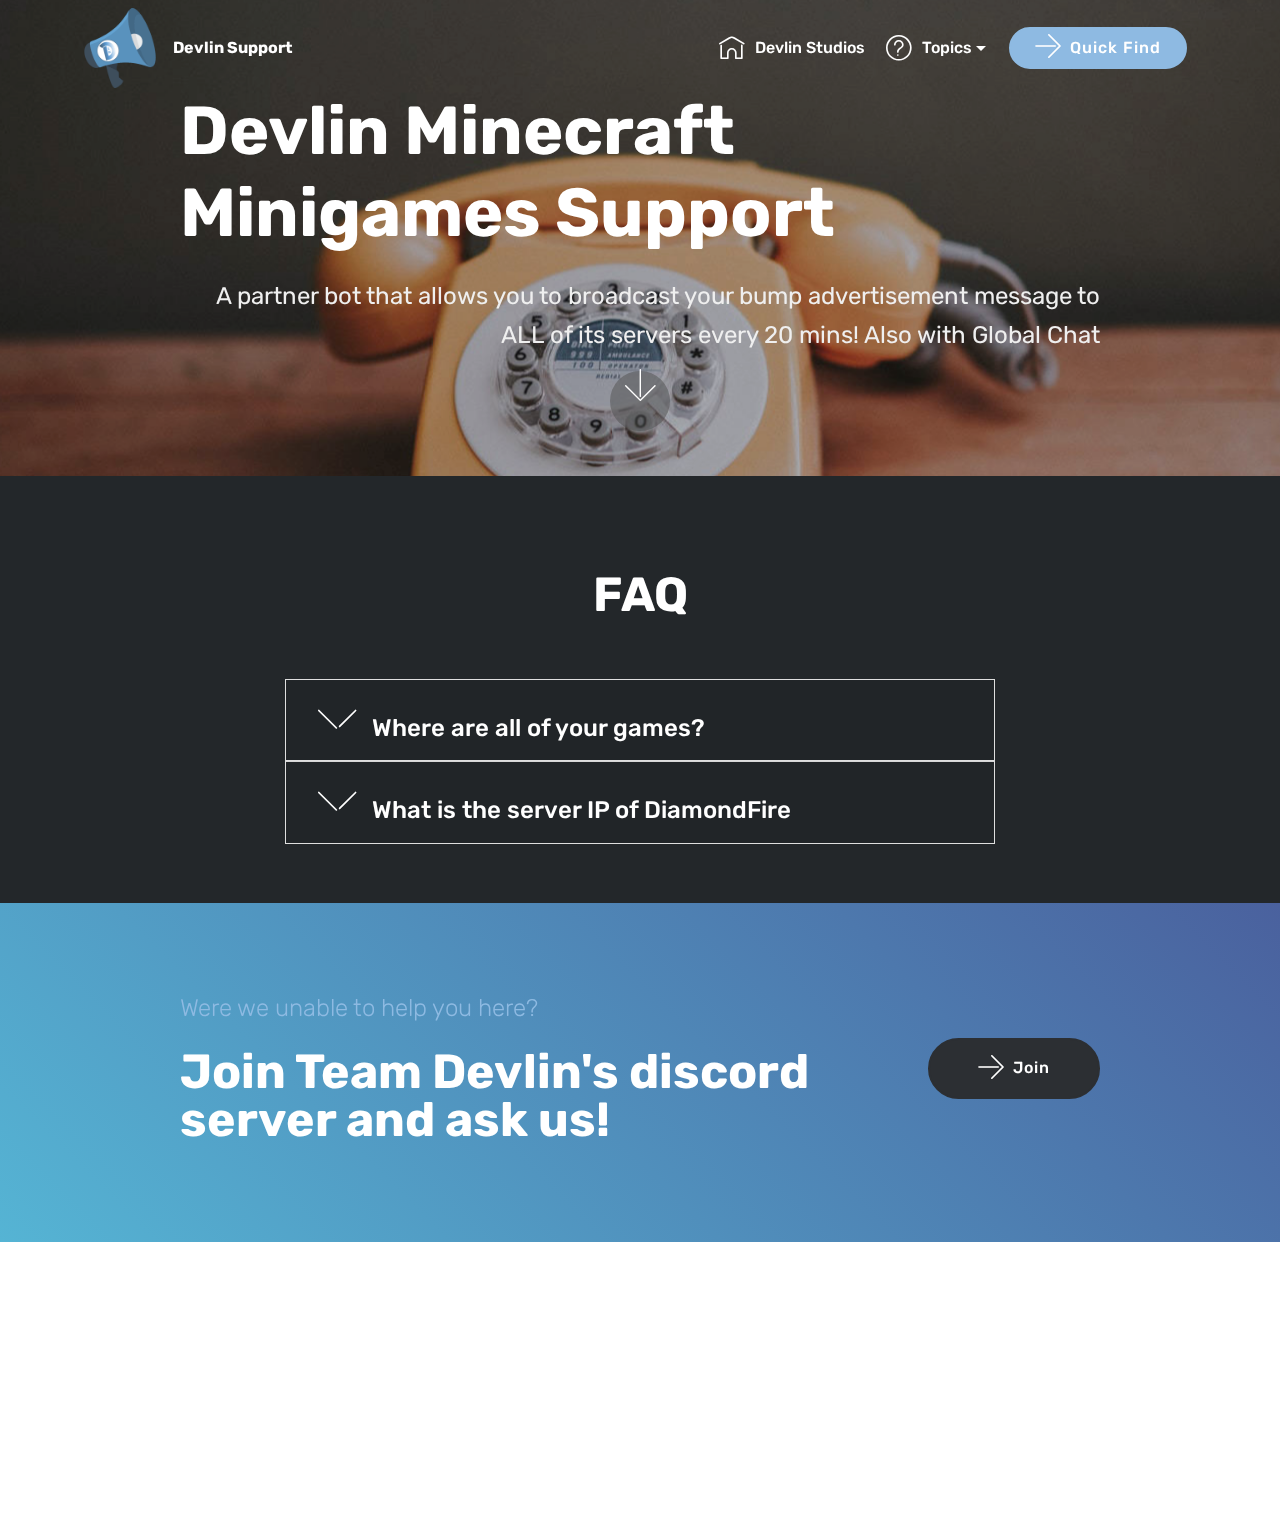
<file: minigames.html>
<!DOCTYPE html>
<html >
<head>
  <!-- Site made with Mobirise Website Builder v4.8.8, https://mobirise.com -->
  <meta charset="UTF-8">
  <meta http-equiv="X-UA-Compatible" content="IE=edge">
  <meta name="generator" content="Mobirise v4.8.8, mobirise.com">
  <meta name="viewport" content="width=device-width, initial-scale=1, minimum-scale=1">
  <link rel="shortcut icon" href="assets/images/bg3-96x96.png" type="image/x-icon">
  <meta name="description" content="">
  <title>Devlin Minecraft Minigames Support</title>
  <link rel="stylesheet" href="assets/web/assets/mobirise-icons-bold/mobirise-icons-bold.css">
  <link rel="stylesheet" href="assets/web/assets/mobirise-icons/mobirise-icons.css">
  <link rel="stylesheet" href="assets/tether/tether.min.css">
  <link rel="stylesheet" href="assets/soundcloud-plugin/style.css">
  <link rel="stylesheet" href="assets/bootstrap/css/bootstrap.min.css">
  <link rel="stylesheet" href="assets/bootstrap/css/bootstrap-grid.min.css">
  <link rel="stylesheet" href="assets/bootstrap/css/bootstrap-reboot.min.css">
  <link rel="stylesheet" href="assets/socicon/css/styles.css">
  <link rel="stylesheet" href="assets/dropdown/css/style.css">
  <link rel="stylesheet" href="assets/theme/css/style.css">
  <link rel="stylesheet" href="assets/mobirise/css/mbr-additional.css" type="text/css">
  
  
  
</head>
<body>

<!-- Google Analytics -->
<script type="text/javascript">window.$crisp=[];window.CRISP_WEBSITE_ID="b34f7dd9-9bef-49c3-a5a6-40b76d47f0d9";(function(){d=document;s=d.createElement("script");s.src="https://client.crisp.chat/l.js";s.async=1;d.getElementsByTagName("head")[0].appendChild(s);})();</script>
<!-- /Google Analytics -->


  <section class="menu cid-rcI4KwXQkY" once="menu" id="menu1-2x">

    

    <nav class="navbar navbar-expand beta-menu navbar-dropdown align-items-center navbar-fixed-top navbar-toggleable-sm bg-color transparent">
        <button class="navbar-toggler navbar-toggler-right" type="button" data-toggle="collapse" data-target="#navbarSupportedContent" aria-controls="navbarSupportedContent" aria-expanded="false" aria-label="Toggle navigation">
            <div class="hamburger">
                <span></span>
                <span></span>
                <span></span>
                <span></span>
            </div>
        </button>
        <div class="menu-logo">
            <div class="navbar-brand">
                <span class="navbar-logo">
                    
                         <a href="index.html"><img src="assets/images/bg3-96x96.png" alt="Team Devlin Logo" title="" style="height: 5rem;"></a>
                    
                </span>
                <span class="navbar-caption-wrap"><a class="navbar-caption text-white display-4" href="index.html">
                        Devlin Support<br></a></span>
            </div>
        </div>
        <div class="collapse navbar-collapse" id="navbarSupportedContent">
            <ul class="navbar-nav nav-dropdown" data-app-modern-menu="true"><li class="nav-item">
                    <a class="nav-link link text-white display-4" href="https://dlnbots.github.io"><span class="mbrib-home mbr-iconfont mbr-iconfont-btn"></span>Devlin Studios</a>
                </li>
                <li class="nav-item dropdown">
                    <a class="nav-link link text-white dropdown-toggle display-4" href="index.html#content4-8" data-toggle="dropdown-submenu" aria-expanded="false"><span class="mbrib-question mbr-iconfont mbr-iconfont-btn"></span>Topics</a><div class="dropdown-menu"><div class="dropdown"><a class="text-white dropdown-item dropdown-toggle display-4" href="index.html#content4-8" data-toggle="dropdown-submenu" aria-expanded="false"><span class="mbri-android mbr-iconfont mbr-iconfont-btn"></span>Devlin Bots</a><div class="dropdown-menu dropdown-submenu"><a class="text-white dropdown-item display-4" href="servermate.html">ServerMate</a><a class="text-white dropdown-item display-4" href="bots.html#content4-1u">Char</a><a class="text-white dropdown-item display-4" href="https://dlnbots.github.io/devlinbot#content3" target="_blank"><span class="mbri-link mbr-iconfont mbr-iconfont-btn"></span>DevlinBot</a><a class="text-white dropdown-item display-4" href="https://dlnbots.github.io/musicbot#content3" target="_blank"><span class="mbri-link mbr-iconfont mbr-iconfont-btn"></span>MusicBot</a></div></div><div class="dropdown"><a class="text-white dropdown-item dropdown-toggle display-4" href="index.html#content4-8" data-toggle="dropdown-submenu" aria-expanded="false"><span class="mbri-more-horizontal mbr-iconfont mbr-iconfont-btn"></span>Other Projects</a><div class="dropdown-menu dropdown-submenu"><div class="dropdown"><a class="text-white dropdown-item dropdown-toggle display-4" href="index.html#content4-8" data-toggle="dropdown-submenu" aria-expanded="false">Minecraft</a><div class="dropdown-menu dropdown-submenu"><a class="text-white dropdown-item display-4" href="index.html#content4-8">DiamondFire Minigames</a><a class="text-white dropdown-item display-4" href="minecraft.html#features18-2u" aria-expanded="true">Our Server</a></div></div><a class="text-white dropdown-item display-4" href="https://scratch.mit.edu/studios/4469215/" target="_blank"><span class="mbri-link mbr-iconfont mbr-iconfont-btn"></span>Scratch</a><a class="text-white dropdown-item display-4" href="https://teamdevlin.github.io" target="_blank"><span class="mbri-link mbr-iconfont mbr-iconfont-btn"></span>Other</a></div></div><div class="dropdown"><a class="text-white dropdown-item dropdown-toggle display-4" href="index.html#content4-8" data-toggle="dropdown-submenu" aria-expanded="false"><span class="mbri-globe-2 mbr-iconfont mbr-iconfont-btn"></span>Our Network</a><div class="dropdown-menu dropdown-submenu"><a class="text-white dropdown-item display-4" href="https://invite.gg/defined" target="_blank"><span class="mbri-link mbr-iconfont mbr-iconfont-btn"></span>Join</a></div></div><a class="text-white dropdown-item display-4" href="https://discord.gg/KM6Tmv3" aria-expanded="false" target="_blank"><span class="mbrib-link mbr-iconfont mbr-iconfont-btn"></span>DSB Bot List</a></div>
                </li></ul>
            <div class="navbar-buttons mbr-section-btn"><a class="btn btn-sm btn-secondary display-4" href="index.html#content4-8"><span class="mbrib-right mbr-iconfont mbr-iconfont-btn"></span>Quick Find</a></div>
        </div>
    </nav>
</section>

<section class="engine"><a href="https://mobirise.info/h">how to create your own web page</a></section><section class="cid-rcI4KyGr2n mbr-parallax-background" id="header2-2y">

    

    <div class="mbr-overlay" style="opacity: 0.2; background-color: rgb(35, 39, 42);"></div>

    <div class="container align-center">
        <div class="row justify-content-md-center">
            <div class="mbr-white col-md-10">
                <h1 class="mbr-section-title mbr-bold pb-3 mbr-fonts-style display-1">Devlin Minecraft Minigames Support</h1>
                
                <p class="mbr-text pb-3 mbr-fonts-style display-5">
                    A partner bot that allows you to broadcast your bump advertisement message to ALL of its servers every 20 mins! Also with Global Chat<br></p>
                
            </div>
        </div>
    </div>
    <div class="mbr-arrow hidden-sm-down" aria-hidden="true">
        <a href="#next">
            <i class="mbri-down mbr-iconfont"></i>
        </a>
    </div>
</section>

<section class="accordion1 cid-rcI4KzLwP7" id="accordion1-2z">

    

    
    <div class="container">
        <div class="media-container-row">
            <div class="col-12 col-md-8">
                <div class="section-head text-center space30">
                    <h2 class="mbr-section-title pb-5 mbr-fonts-style display-2"><strong>
                        FAQ</strong></h2>
                </div>
                <div class="clearfix"></div>
                <div id="bootstrap-accordion_32" class="panel-group accordionStyles accordion" role="tablist" aria-multiselectable="true">
                    <div class="card">
                        <div class="card-header" role="tab" id="headingOne">
                            <a role="button" class="panel-title collapsed text-black" data-toggle="collapse" data-core="" href="#collapse1_32" aria-expanded="false" aria-controls="collapse1">
                                <h4 class="mbr-fonts-style display-5">
                                    <span class="sign mbr-iconfont mbri-arrow-down inactive"></span>Where are all of your games?</h4>
                            </a>
                        </div>
                        <div id="collapse1_32" class="panel-collapse noScroll collapse " role="tabpanel" aria-labelledby="headingOne" data-parent="#bootstrap-accordion_32">
                            <div class="panel-body p-4">
                                <p class="mbr-fonts-style panel-text display-7">Unfortunately we have decided to discontinue creating our games on DiamondFire, but we may be back in the future!</p>
                            </div>
                        </div>
                    </div>
                    <div class="card">
                        <div class="card-header" role="tab" id="headingTwo">
                            <a role="button" class="collapsed panel-title text-black" data-toggle="collapse" data-core="" href="#collapse2_32" aria-expanded="false" aria-controls="collapse2">
                                <h4 class="mbr-fonts-style display-5">
                                    <span class="sign mbr-iconfont mbri-arrow-down inactive"></span>What is the server IP of DiamondFire</h4>
                            </a>
                            
                        </div>
                        <div id="collapse2_32" class="panel-collapse noScroll collapse" role="tabpanel" aria-labelledby="headingTwo" data-parent="#bootstrap-accordion_32">
                            <div class="panel-body p-4">
                                <p class="mbr-fonts-style panel-text display-7">
                                   DiamondFire's (The server we created our minigames on) IP adress is <a href="https://mcdiamondfire.com" target="_blank">mcdiamondfire.com</a></p>
                            </div>
                        </div>
                    </div>
                    
                    
                    
                    
                </div>
            </div>
        </div>
    </div>
</section>

<section class="mbr-section info1 cid-rcI4KBh8fE" id="info1-31">

    

    
    <div class="container">
        <div class="row justify-content-center content-row">
            <div class="media-container-column title col-12 col-lg-7 col-md-6">
                <h3 class="mbr-section-subtitle align-left mbr-light pb-3 mbr-fonts-style display-5">Were we unable to help you here?</h3>
                <h2 class="align-left mbr-bold mbr-fonts-style display-2">Join Team Devlin's discord server and ask us!</h2>
            </div>
            <div class="media-container-column col-12 col-lg-3 col-md-4">
                <div class="mbr-section-btn align-right py-4"><a class="btn btn-danger display-4" href="https://invite.gg/devlin" target="_blank"><span class="mbrib-right mbr-iconfont mbr-iconfont-btn"></span>Join</a></div>
            </div>
        </div>
    </div>
</section>

<section class="cid-rcI4KCZDIh mbr-reveal mbr-parallax-background" id="footer1-32">

    

    <div class="mbr-overlay" style="background-color: rgb(35, 39, 42); opacity: 0.8;"></div>

    <div class="container">
        <div class="media-container-row content text-white">
            <div class="col-12 col-md-3">
                <div class="media-wrap">
                    
                        <img src="assets/images/icon-192x192.png" alt="Devlin Bots Logo" title="">
                    
                </div>
            </div>
            <div class="col-12 col-md-3 mbr-fonts-style display-7">
                <h5 class="pb-3">Contact us</h5>
                <p class="mbr-text">Email: dev.beebee1234567891@outlook.com
<br>Discord: <a href="https://invite.gg/db" target="_blank">invite.gg/db</a></p>
            </div>
            <div class="col-12 col-md-3 mbr-fonts-style display-7">
                <h5 class="pb-3">Our Bots</h5>
                <p class="mbr-text"><a href="https://dlnbots.github.io/servermate">ServerMate</a><br><a href="https://dlnbots.github.io/devlinbot">DevlinBot</a><br><a href="https://dlnbots.github.io/musicbot">Musicbot</a></p>
            </div>
            <div class="col-12 col-md-3 mbr-fonts-style display-7">
                <h5 class="pb-3">Links</h5>
                <p class="mbr-text"><a href="https://dlnbots.github.io/servermate/terms">ServerMate TOS</a></p>
            </div>
        </div>
        <div class="footer-lower">
            <div class="media-container-row">
                <div class="col-sm-12">
                    <hr>
                </div>
            </div>
            <div class="media-container-row mbr-white">
                <div class="col-sm-6 copyright">
                    <p class="mbr-text mbr-fonts-style display-7">Devlin Studios 2018 - 2020</p>
                </div>
                <div class="col-md-6">
                    <div class="social-list align-right">
                        <div class="soc-item">
                            <a href="https://twitter.com/mateserver" target="_blank">
                                <span class="mbr-iconfont mbr-iconfont-social socicon-twitter socicon"></span>
                            </a>
                        </div>
                        <div class="soc-item">
                            <a href="https://invite.gg/db" target="_blank">
                                <span class="mbr-iconfont mbr-iconfont-social socicon-discord socicon"></span>
                            </a>
                        </div>
                        
                        
                        
                        
                    </div>
                </div>
            </div>
        </div>
    </div>
</section>


  <script src="assets/web/assets/jquery/jquery.min.js"></script>
  <script src="assets/popper/popper.min.js"></script>
  <script src="assets/tether/tether.min.js"></script>
  <script src="assets/bootstrap/js/bootstrap.min.js"></script>
  <script src="assets/smoothscroll/smooth-scroll.js"></script>
  <script src="assets/touchswipe/jquery.touch-swipe.min.js"></script>
  <script src="assets/parallax/jarallax.min.js"></script>
  <script src="assets/mbr-switch-arrow/mbr-switch-arrow.js"></script>
  <script src="assets/dropdown/js/script.min.js"></script>
  <script src="assets/theme/js/script.js"></script>
  
  
 <div id="scrollToTop" class="scrollToTop mbr-arrow-up"><a style="text-align: center;"><i></i></a></div>
  </body>
</html>
</file>
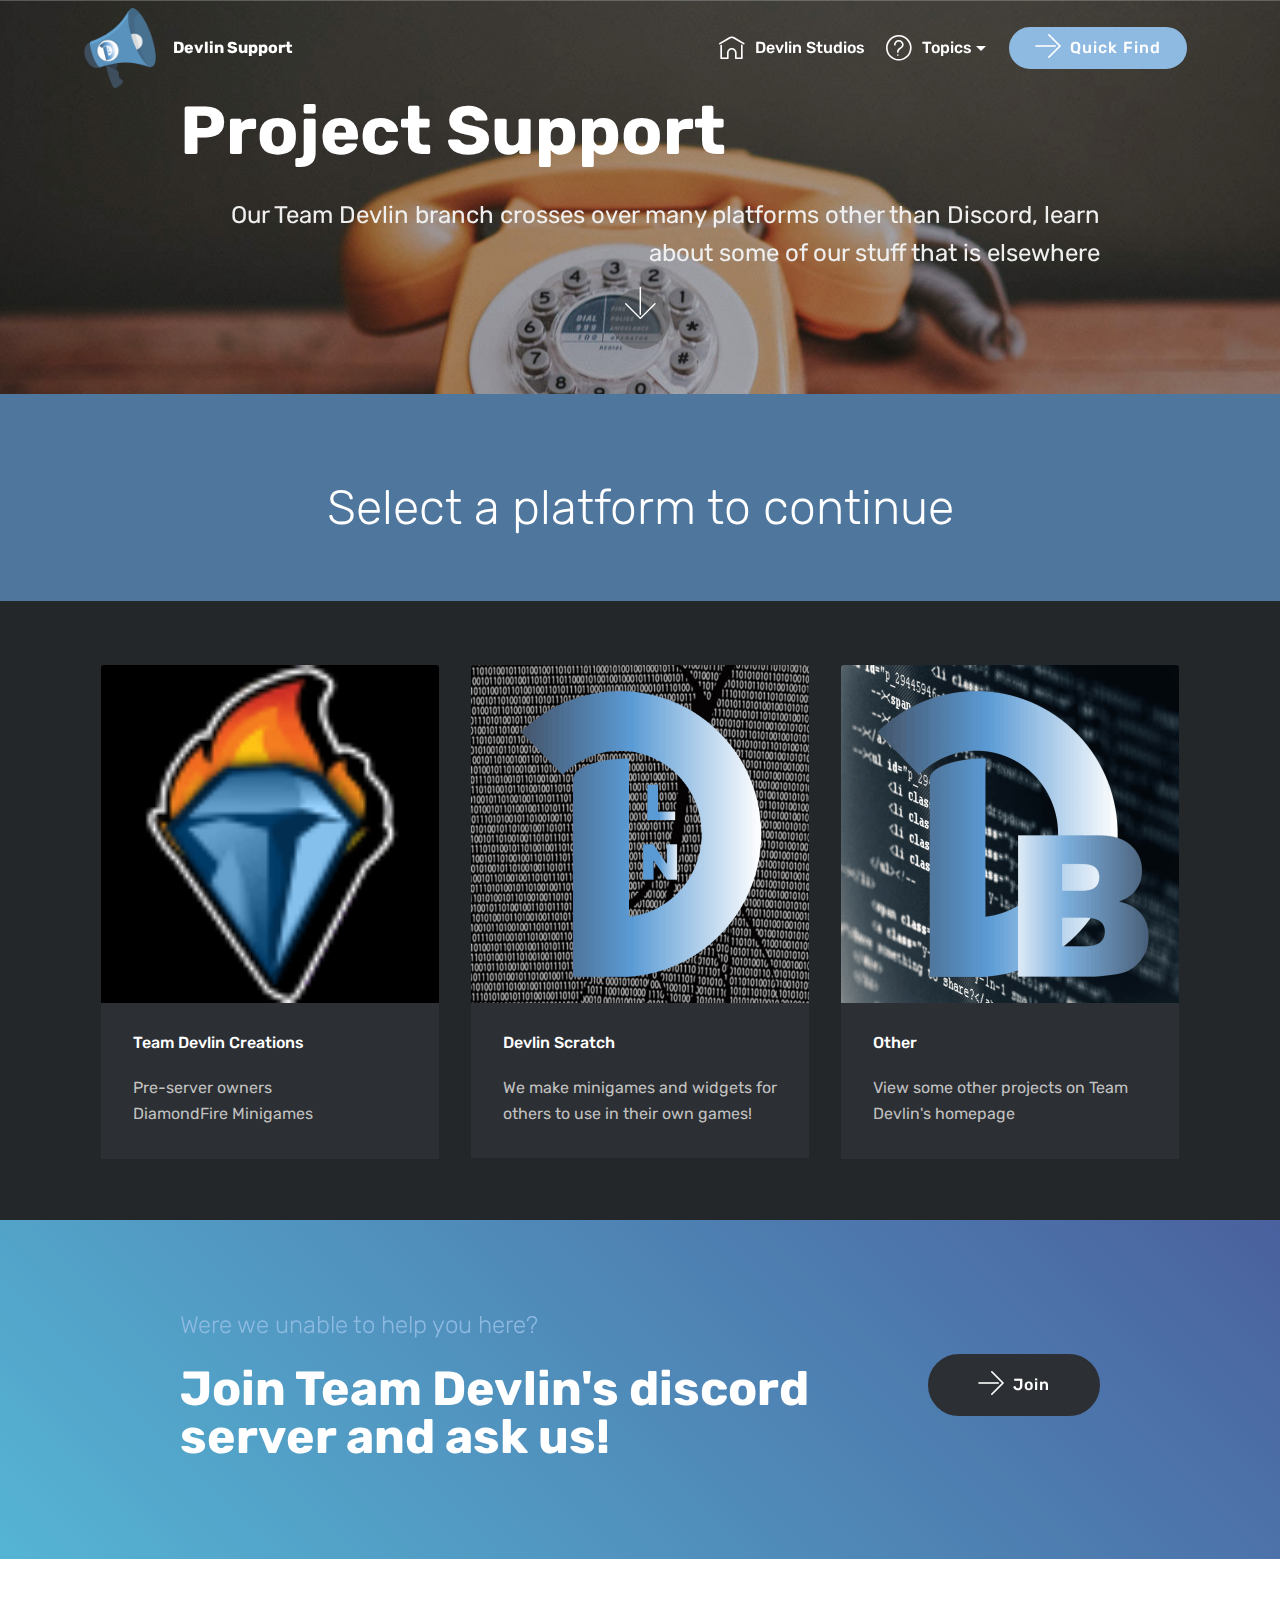
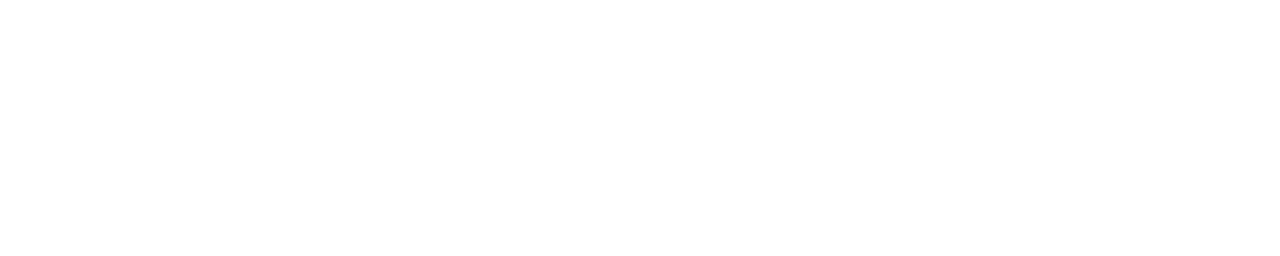
<file: projects.html>
<!DOCTYPE html>
<html >
<head>
  <!-- Site made with Mobirise Website Builder v4.8.8, https://mobirise.com -->
  <meta charset="UTF-8">
  <meta http-equiv="X-UA-Compatible" content="IE=edge">
  <meta name="generator" content="Mobirise v4.8.8, mobirise.com">
  <meta name="viewport" content="width=device-width, initial-scale=1, minimum-scale=1">
  <link rel="shortcut icon" href="assets/images/bg3-96x96.png" type="image/x-icon">
  <meta name="description" content="">
  <title>Projects</title>
  <link rel="stylesheet" href="assets/web/assets/mobirise-icons-bold/mobirise-icons-bold.css">
  <link rel="stylesheet" href="assets/web/assets/mobirise-icons/mobirise-icons.css">
  <link rel="stylesheet" href="assets/tether/tether.min.css">
  <link rel="stylesheet" href="assets/soundcloud-plugin/style.css">
  <link rel="stylesheet" href="assets/bootstrap/css/bootstrap.min.css">
  <link rel="stylesheet" href="assets/bootstrap/css/bootstrap-grid.min.css">
  <link rel="stylesheet" href="assets/bootstrap/css/bootstrap-reboot.min.css">
  <link rel="stylesheet" href="assets/socicon/css/styles.css">
  <link rel="stylesheet" href="assets/dropdown/css/style.css">
  <link rel="stylesheet" href="assets/theme/css/style.css">
  <link rel="stylesheet" href="assets/mobirise/css/mbr-additional.css" type="text/css">
  
  
  
</head>
<body>

<!-- Google Analytics -->
<script type="text/javascript">window.$crisp=[];window.CRISP_WEBSITE_ID="b34f7dd9-9bef-49c3-a5a6-40b76d47f0d9";(function(){d=document;s=d.createElement("script");s.src="https://client.crisp.chat/l.js";s.async=1;d.getElementsByTagName("head")[0].appendChild(s);})();</script>
<!-- /Google Analytics -->


  <section class="menu cid-rcI0GNLCfz" once="menu" id="menu1-28">

    

    <nav class="navbar navbar-expand beta-menu navbar-dropdown align-items-center navbar-fixed-top navbar-toggleable-sm bg-color transparent">
        <button class="navbar-toggler navbar-toggler-right" type="button" data-toggle="collapse" data-target="#navbarSupportedContent" aria-controls="navbarSupportedContent" aria-expanded="false" aria-label="Toggle navigation">
            <div class="hamburger">
                <span></span>
                <span></span>
                <span></span>
                <span></span>
            </div>
        </button>
        <div class="menu-logo">
            <div class="navbar-brand">
                <span class="navbar-logo">
                    
                         <a href="index.html"><img src="assets/images/bg3-96x96.png" alt="Team Devlin Logo" title="" style="height: 5rem;"></a>
                    
                </span>
                <span class="navbar-caption-wrap"><a class="navbar-caption text-white display-4" href="index.html">
                        Devlin Support<br></a></span>
            </div>
        </div>
        <div class="collapse navbar-collapse" id="navbarSupportedContent">
            <ul class="navbar-nav nav-dropdown" data-app-modern-menu="true"><li class="nav-item">
                    <a class="nav-link link text-white display-4" href="https://dlnbots.github.io"><span class="mbrib-home mbr-iconfont mbr-iconfont-btn"></span>Devlin Studios</a>
                </li>
                <li class="nav-item dropdown">
                    <a class="nav-link link text-white dropdown-toggle display-4" href="index.html#content4-8" data-toggle="dropdown-submenu" aria-expanded="false"><span class="mbrib-question mbr-iconfont mbr-iconfont-btn"></span>Topics</a><div class="dropdown-menu"><div class="dropdown"><a class="text-white dropdown-item dropdown-toggle display-4" href="index.html#content4-8" data-toggle="dropdown-submenu" aria-expanded="false"><span class="mbri-android mbr-iconfont mbr-iconfont-btn"></span>Devlin Bots</a><div class="dropdown-menu dropdown-submenu"><a class="text-white dropdown-item display-4" href="servermate.html">ServerMate</a><a class="text-white dropdown-item display-4" href="bots.html#content4-1u">Char</a><a class="text-white dropdown-item display-4" href="https://dlnbots.github.io/devlinbot#content3" target="_blank"><span class="mbri-link mbr-iconfont mbr-iconfont-btn"></span>DevlinBot</a><a class="text-white dropdown-item display-4" href="https://dlnbots.github.io/musicbot#content3" target="_blank"><span class="mbri-link mbr-iconfont mbr-iconfont-btn"></span>MusicBot</a></div></div><div class="dropdown"><a class="text-white dropdown-item dropdown-toggle display-4" href="index.html#content4-8" data-toggle="dropdown-submenu" aria-expanded="false"><span class="mbri-more-horizontal mbr-iconfont mbr-iconfont-btn"></span>Other Projects</a><div class="dropdown-menu dropdown-submenu"><div class="dropdown"><a class="text-white dropdown-item dropdown-toggle display-4" href="index.html#content4-8" data-toggle="dropdown-submenu" aria-expanded="false">Minecraft</a><div class="dropdown-menu dropdown-submenu"><a class="text-white dropdown-item display-4" href="index.html#content4-8">DiamondFire Minigames</a><a class="text-white dropdown-item display-4" href="minecraft.html#features18-2u" aria-expanded="true">Our Server</a></div></div><a class="text-white dropdown-item display-4" href="https://scratch.mit.edu/studios/4469215/" target="_blank"><span class="mbri-link mbr-iconfont mbr-iconfont-btn"></span>Scratch</a><a class="text-white dropdown-item display-4" href="https://teamdevlin.github.io" target="_blank"><span class="mbri-link mbr-iconfont mbr-iconfont-btn"></span>Other</a></div></div><div class="dropdown"><a class="text-white dropdown-item dropdown-toggle display-4" href="index.html#content4-8" data-toggle="dropdown-submenu" aria-expanded="false"><span class="mbri-globe-2 mbr-iconfont mbr-iconfont-btn"></span>Our Network</a><div class="dropdown-menu dropdown-submenu"><a class="text-white dropdown-item display-4" href="https://invite.gg/defined" target="_blank"><span class="mbri-link mbr-iconfont mbr-iconfont-btn"></span>Join</a></div></div><a class="text-white dropdown-item display-4" href="https://discord.gg/KM6Tmv3" aria-expanded="false" target="_blank"><span class="mbrib-link mbr-iconfont mbr-iconfont-btn"></span>DSB Bot List</a></div>
                </li></ul>
            <div class="navbar-buttons mbr-section-btn"><a class="btn btn-sm btn-secondary display-4" href="index.html#content4-8"><span class="mbrib-right mbr-iconfont mbr-iconfont-btn"></span>Quick Find</a></div>
        </div>
    </nav>
</section>

<section class="engine"><a href="https://mobirise.info/c">free web builder</a></section><section class="cid-rcI0GOSO19 mbr-parallax-background" id="header2-29">

    

    <div class="mbr-overlay" style="opacity: 0.2; background-color: rgb(35, 39, 42);"></div>

    <div class="container align-center">
        <div class="row justify-content-md-center">
            <div class="mbr-white col-md-10">
                <h1 class="mbr-section-title mbr-bold pb-3 mbr-fonts-style display-1">Project Support</h1>
                
                <p class="mbr-text pb-3 mbr-fonts-style display-5">
                    Our Team Devlin branch crosses over many platforms other than Discord, learn about some of our stuff that is elsewhere<br></p>
                
            </div>
        </div>
    </div>
    <div class="mbr-arrow hidden-sm-down" aria-hidden="true">
        <a href="#next">
            <i class="mbri-down mbr-iconfont"></i>
        </a>
    </div>
</section>

<section class="mbr-section content4 cid-rcI0GPyiSP" id="content4-2a">

    

    <div class="container">
        <div class="media-container-row">
            <div class="title col-12 col-md-8">
                <h2 class="align-center pb-3 mbr-fonts-style display-2">Select a platform to continue</h2>
                
                
            </div>
        </div>
    </div>
</section>

<section class="features18 popup-btn-cards cid-rcI0GQ9HuK" id="features18-2b">

    

    
    <div class="container">
        
        
        <div class="media-container-row pt-5 ">
            <div class="card p-3 col-12 col-md-6 col-lg-4">
                <div class="card-wrapper ">
                    <div class="card-img">
                        <div class="mbr-overlay"></div>
                        <div class="mbr-section-btn text-center"><a href="minigames.html" class="btn btn-primary display-4">Minecraft</a></div>
                        <img src="assets/images/large-73x73.png" alt="DF" title="">
                    </div>
                    <div class="card-box">
                        <h4 class="card-title mbr-fonts-style display-7">Team Devlin Creations</h4>
                        <p class="mbr-text mbr-fonts-style align-left display-7">Pre-server owners<br>DiamondFire Minigames</p>
                    </div>
                </div>
            </div>
            <div class="card p-3 col-12 col-md-6 col-lg-4">
                <div class="card-wrapper">
                    <div class="card-img">
                        <div class="mbr-overlay"></div>
                        <div class="mbr-section-btn text-center"><a href="https://scratch.mit.edu/studios/4469215/" class="btn btn-primary display-4" target="_blank"><span class="mbrib-link mbr-iconfont mbr-iconfont-btn"></span>Scratch</a></div>
                        <img src="assets/images/dlnscratch-1025x1024.png" alt="Devlin Scratch" title="">
                    </div>
                    <div class="card-box">
                        <h4 class="card-title mbr-fonts-style display-7">Devlin Scratch</h4>
                        <p class="mbr-text mbr-fonts-style display-7">We make minigames and widgets for others to use in their own games!</p>
                    </div>
                </div>
            </div>

            <div class="card p-3 col-12 col-md-6 col-lg-4">
                <div class="card-wrapper">
                    <div class="card-img">
                        <div class="mbr-overlay"></div>
                        <div class="mbr-section-btn text-center"><a href="https://teamdevlin.github.io" class="btn btn-primary display-4" target="_blank"><span class="mbrib-link mbr-iconfont mbr-iconfont-btn"></span>Team Devlin Website</a></div>
                        <img src="assets/images/dlnbotbg-676x676.png" alt="Team Devlin Logo" title="">
                    </div>
                    <div class="card-box">
                        <h4 class="card-title mbr-fonts-style display-7">Other</h4>
                        <p class="mbr-text mbr-fonts-style display-7">View some other projects on Team Devlin's homepage</p>
                    </div>
                </div>
            </div>

            
        </div>
    </div>
</section>

<section class="mbr-section info1 cid-rcI0GRrqSj" id="info1-2c">

    

    
    <div class="container">
        <div class="row justify-content-center content-row">
            <div class="media-container-column title col-12 col-lg-7 col-md-6">
                <h3 class="mbr-section-subtitle align-left mbr-light pb-3 mbr-fonts-style display-5">Were we unable to help you here?</h3>
                <h2 class="align-left mbr-bold mbr-fonts-style display-2">Join Team Devlin's discord server and ask us!</h2>
            </div>
            <div class="media-container-column col-12 col-lg-3 col-md-4">
                <div class="mbr-section-btn align-right py-4"><a class="btn btn-danger display-4" href="https://invite.gg/devlin" target="_blank"><span class="mbrib-right mbr-iconfont mbr-iconfont-btn"></span>Join</a></div>
            </div>
        </div>
    </div>
</section>

<section class="cid-rcI0GSjnSE mbr-reveal mbr-parallax-background" id="footer1-2d">

    

    <div class="mbr-overlay" style="background-color: rgb(35, 39, 42); opacity: 0.8;"></div>

    <div class="container">
        <div class="media-container-row content text-white">
            <div class="col-12 col-md-3">
                <div class="media-wrap">
                    
                        <img src="assets/images/icon-192x192.png" alt="Devlin Bots Logo" title="">
                    
                </div>
            </div>
            <div class="col-12 col-md-3 mbr-fonts-style display-7">
                <h5 class="pb-3">Contact us</h5>
                <p class="mbr-text">Email: dev.beebee1234567891@outlook.com
<br>Discord: <a href="https://invite.gg/db" target="_blank">invite.gg/db</a></p>
            </div>
            <div class="col-12 col-md-3 mbr-fonts-style display-7">
                <h5 class="pb-3">Our Bots</h5>
                <p class="mbr-text"><a href="https://dlnbots.github.io/servermate">ServerMate</a><br><a href="https://dlnbots.github.io/devlinbot">DevlinBot</a><br><a href="https://dlnbots.github.io/musicbot">Musicbot</a></p>
            </div>
            <div class="col-12 col-md-3 mbr-fonts-style display-7">
                <h5 class="pb-3">Links</h5>
                <p class="mbr-text"><a href="https://dlnbots.github.io/servermate/terms">ServerMate TOS</a></p>
            </div>
        </div>
        <div class="footer-lower">
            <div class="media-container-row">
                <div class="col-sm-12">
                    <hr>
                </div>
            </div>
            <div class="media-container-row mbr-white">
                <div class="col-sm-6 copyright">
                    <p class="mbr-text mbr-fonts-style display-7">Devlin Studios 2018 - 2020</p>
                </div>
                <div class="col-md-6">
                    <div class="social-list align-right">
                        <div class="soc-item">
                            <a href="https://twitter.com/mateserver" target="_blank">
                                <span class="mbr-iconfont mbr-iconfont-social socicon-twitter socicon"></span>
                            </a>
                        </div>
                        <div class="soc-item">
                            <a href="https://invite.gg/db" target="_blank">
                                <span class="mbr-iconfont mbr-iconfont-social socicon-discord socicon"></span>
                            </a>
                        </div>
                        
                        
                        
                        
                    </div>
                </div>
            </div>
        </div>
    </div>
</section>


  <script src="assets/web/assets/jquery/jquery.min.js"></script>
  <script src="assets/popper/popper.min.js"></script>
  <script src="assets/tether/tether.min.js"></script>
  <script src="assets/bootstrap/js/bootstrap.min.js"></script>
  <script src="assets/smoothscroll/smooth-scroll.js"></script>
  <script src="assets/touchswipe/jquery.touch-swipe.min.js"></script>
  <script src="assets/parallax/jarallax.min.js"></script>
  <script src="assets/mbr-popup-btns/mbr-popup-btns.js"></script>
  <script src="assets/dropdown/js/script.min.js"></script>
  <script src="assets/theme/js/script.js"></script>
  
  
 <div id="scrollToTop" class="scrollToTop mbr-arrow-up"><a style="text-align: center;"><i></i></a></div>
  </body>
</html>
</file>
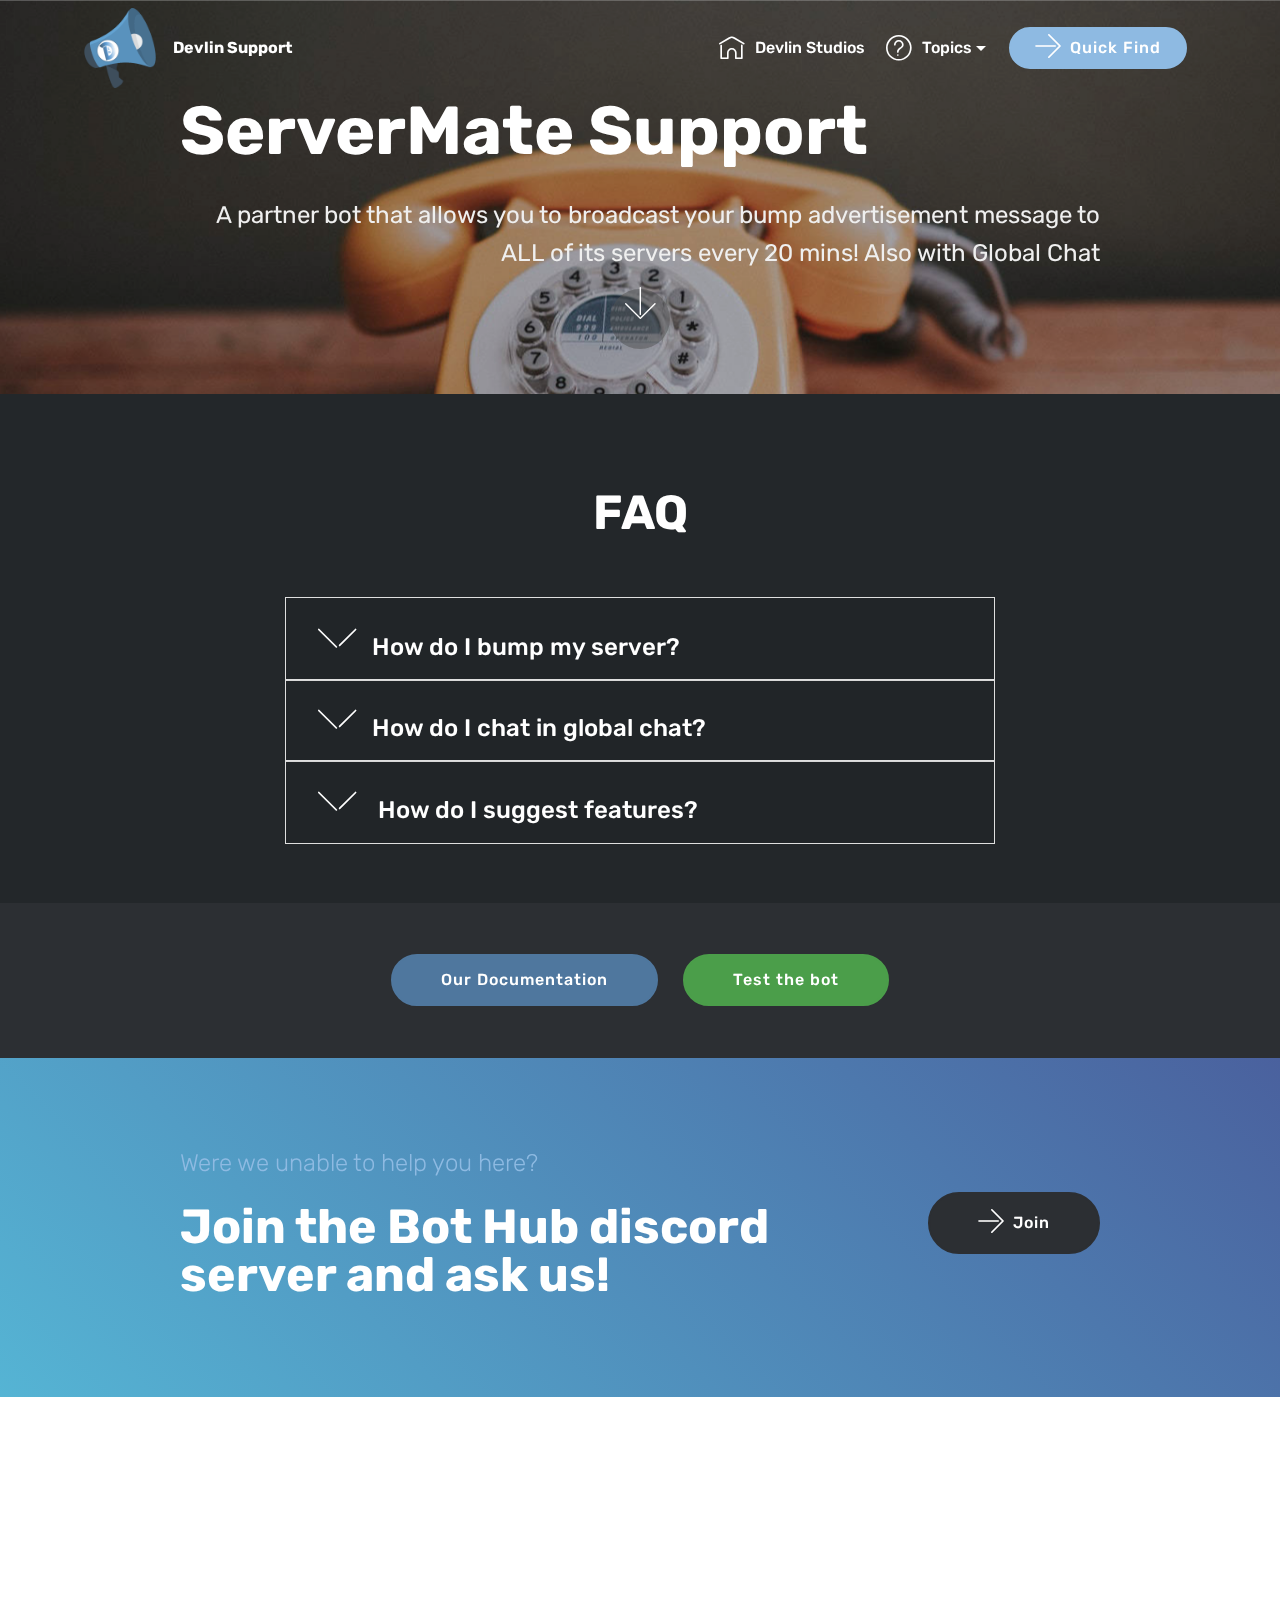
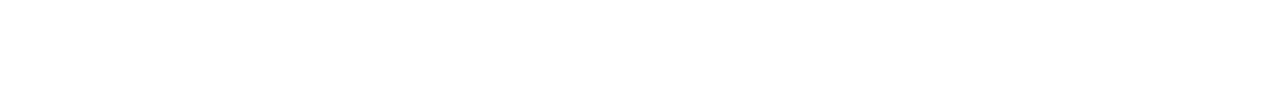
<file: servermate.html>
<!DOCTYPE html>
<html >
<head>
  <!-- Site made with Mobirise Website Builder v4.8.8, https://mobirise.com -->
  <meta charset="UTF-8">
  <meta http-equiv="X-UA-Compatible" content="IE=edge">
  <meta name="generator" content="Mobirise v4.8.8, mobirise.com">
  <meta name="viewport" content="width=device-width, initial-scale=1, minimum-scale=1">
  <link rel="shortcut icon" href="assets/images/bg3-96x96.png" type="image/x-icon">
  <meta name="description" content="">
  <title>ServerMate Support</title>
  <link rel="stylesheet" href="assets/web/assets/mobirise-icons-bold/mobirise-icons-bold.css">
  <link rel="stylesheet" href="assets/web/assets/mobirise-icons/mobirise-icons.css">
  <link rel="stylesheet" href="assets/tether/tether.min.css">
  <link rel="stylesheet" href="assets/soundcloud-plugin/style.css">
  <link rel="stylesheet" href="assets/bootstrap/css/bootstrap.min.css">
  <link rel="stylesheet" href="assets/bootstrap/css/bootstrap-grid.min.css">
  <link rel="stylesheet" href="assets/bootstrap/css/bootstrap-reboot.min.css">
  <link rel="stylesheet" href="assets/socicon/css/styles.css">
  <link rel="stylesheet" href="assets/dropdown/css/style.css">
  <link rel="stylesheet" href="assets/theme/css/style.css">
  <link rel="stylesheet" href="assets/mobirise/css/mbr-additional.css" type="text/css">
  
  
  
</head>
<body>

<!-- Google Analytics -->
<script type="text/javascript">window.$crisp=[];window.CRISP_WEBSITE_ID="b34f7dd9-9bef-49c3-a5a6-40b76d47f0d9";(function(){d=document;s=d.createElement("script");s.src="https://client.crisp.chat/l.js";s.async=1;d.getElementsByTagName("head")[0].appendChild(s);})();</script>
<!-- /Google Analytics -->


  <section class="menu cid-rcHXXBvowZ" once="menu" id="menu1-20">

    

    <nav class="navbar navbar-expand beta-menu navbar-dropdown align-items-center navbar-fixed-top navbar-toggleable-sm bg-color transparent">
        <button class="navbar-toggler navbar-toggler-right" type="button" data-toggle="collapse" data-target="#navbarSupportedContent" aria-controls="navbarSupportedContent" aria-expanded="false" aria-label="Toggle navigation">
            <div class="hamburger">
                <span></span>
                <span></span>
                <span></span>
                <span></span>
            </div>
        </button>
        <div class="menu-logo">
            <div class="navbar-brand">
                <span class="navbar-logo">
                    
                         <a href="index.html"><img src="assets/images/bg3-96x96.png" alt="Team Devlin Logo" title="" style="height: 5rem;"></a>
                    
                </span>
                <span class="navbar-caption-wrap"><a class="navbar-caption text-white display-4" href="index.html">
                        Devlin Support<br></a></span>
            </div>
        </div>
        <div class="collapse navbar-collapse" id="navbarSupportedContent">
            <ul class="navbar-nav nav-dropdown" data-app-modern-menu="true"><li class="nav-item">
                    <a class="nav-link link text-white display-4" href="https://dlnbots.github.io"><span class="mbrib-home mbr-iconfont mbr-iconfont-btn"></span>Devlin Studios</a>
                </li>
                <li class="nav-item dropdown">
                    <a class="nav-link link text-white dropdown-toggle display-4" href="index.html#content4-8" data-toggle="dropdown-submenu" aria-expanded="false"><span class="mbrib-question mbr-iconfont mbr-iconfont-btn"></span>Topics</a><div class="dropdown-menu"><div class="dropdown"><a class="text-white dropdown-item dropdown-toggle display-4" href="index.html#content4-8" data-toggle="dropdown-submenu" aria-expanded="false"><span class="mbri-android mbr-iconfont mbr-iconfont-btn"></span>Devlin Bots</a><div class="dropdown-menu dropdown-submenu"><a class="text-white dropdown-item display-4" href="servermate.html">ServerMate</a><a class="text-white dropdown-item display-4" href="bots.html#content4-1u">Char</a><a class="text-white dropdown-item display-4" href="https://dlnbots.github.io/devlinbot#content3" target="_blank"><span class="mbri-link mbr-iconfont mbr-iconfont-btn"></span>DevlinBot</a><a class="text-white dropdown-item display-4" href="https://dlnbots.github.io/musicbot#content3" target="_blank"><span class="mbri-link mbr-iconfont mbr-iconfont-btn"></span>MusicBot</a></div></div><div class="dropdown"><a class="text-white dropdown-item dropdown-toggle display-4" href="index.html#content4-8" data-toggle="dropdown-submenu" aria-expanded="false"><span class="mbri-more-horizontal mbr-iconfont mbr-iconfont-btn"></span>Other Projects</a><div class="dropdown-menu dropdown-submenu"><div class="dropdown"><a class="text-white dropdown-item dropdown-toggle display-4" href="index.html#content4-8" data-toggle="dropdown-submenu" aria-expanded="false">Minecraft</a><div class="dropdown-menu dropdown-submenu"><a class="text-white dropdown-item display-4" href="index.html#content4-8">DiamondFire Minigames</a><a class="text-white dropdown-item display-4" href="minecraft.html#features18-2u" aria-expanded="true">Our Server</a></div></div><a class="text-white dropdown-item display-4" href="https://scratch.mit.edu/studios/4469215/" target="_blank"><span class="mbri-link mbr-iconfont mbr-iconfont-btn"></span>Scratch</a><a class="text-white dropdown-item display-4" href="https://teamdevlin.github.io" target="_blank"><span class="mbri-link mbr-iconfont mbr-iconfont-btn"></span>Other</a></div></div><div class="dropdown"><a class="text-white dropdown-item dropdown-toggle display-4" href="index.html#content4-8" data-toggle="dropdown-submenu" aria-expanded="false"><span class="mbri-globe-2 mbr-iconfont mbr-iconfont-btn"></span>Our Network</a><div class="dropdown-menu dropdown-submenu"><a class="text-white dropdown-item display-4" href="https://invite.gg/defined" target="_blank"><span class="mbri-link mbr-iconfont mbr-iconfont-btn"></span>Join</a></div></div><a class="text-white dropdown-item display-4" href="https://discord.gg/KM6Tmv3" aria-expanded="false" target="_blank"><span class="mbrib-link mbr-iconfont mbr-iconfont-btn"></span>DSB Bot List</a></div>
                </li></ul>
            <div class="navbar-buttons mbr-section-btn"><a class="btn btn-sm btn-secondary display-4" href="index.html#content4-8"><span class="mbrib-right mbr-iconfont mbr-iconfont-btn"></span>Quick Find</a></div>
        </div>
    </nav>
</section>

<section class="engine"><a href="https://mobirise.info/p">website templates free download</a></section><section class="cid-rcHXXCzIUf mbr-parallax-background" id="header2-21">

    

    <div class="mbr-overlay" style="opacity: 0.2; background-color: rgb(35, 39, 42);"></div>

    <div class="container align-center">
        <div class="row justify-content-md-center">
            <div class="mbr-white col-md-10">
                <h1 class="mbr-section-title mbr-bold pb-3 mbr-fonts-style display-1">
                    ServerMate Support</h1>
                
                <p class="mbr-text pb-3 mbr-fonts-style display-5">
                    A partner bot that allows you to broadcast your bump advertisement message to ALL of its servers every 20 mins! Also with Global Chat<br></p>
                
            </div>
        </div>
    </div>
    <div class="mbr-arrow hidden-sm-down" aria-hidden="true">
        <a href="#next">
            <i class="mbri-down mbr-iconfont"></i>
        </a>
    </div>
</section>

<section class="accordion1 cid-rcHYbcgoTM" id="accordion1-26">

    

    
    <div class="container">
        <div class="media-container-row">
            <div class="col-12 col-md-8">
                <div class="section-head text-center space30">
                    <h2 class="mbr-section-title pb-5 mbr-fonts-style display-2"><strong>
                        FAQ</strong></h2>
                </div>
                <div class="clearfix"></div>
                <div id="bootstrap-accordion_14" class="panel-group accordionStyles accordion" role="tablist" aria-multiselectable="true">
                    <div class="card">
                        <div class="card-header" role="tab" id="headingOne">
                            <a role="button" class="panel-title collapsed text-black" data-toggle="collapse" data-core="" href="#collapse1_14" aria-expanded="false" aria-controls="collapse1">
                                <h4 class="mbr-fonts-style display-5">
                                    <span class="sign mbr-iconfont mbri-arrow-down inactive"></span>How do I bump my server?</h4>
                            </a>
                        </div>
                        <div id="collapse1_14" class="panel-collapse noScroll collapse " role="tabpanel" aria-labelledby="headingOne" data-parent="#bootstrap-accordion_14">
                            <div class="panel-body p-4">
                                <p class="mbr-fonts-style panel-text display-7">Make sure that your #bump channel's <a href="https://devlinbots.gitbook.io/servermate/general/bump" target="_blank">bump message</a> is set up and then simply run !bump from any channel in your server! (Make sure the bot has the "Administrator" permission)</p>
                            </div>
                        </div>
                    </div>
                    <div class="card">
                        <div class="card-header" role="tab" id="headingTwo">
                            <a role="button" class="collapsed panel-title text-black" data-toggle="collapse" data-core="" href="#collapse2_14" aria-expanded="false" aria-controls="collapse2">
                                <h4 class="mbr-fonts-style display-5">
                                    <span class="sign mbr-iconfont mbri-arrow-down inactive"></span>How do I chat in global chat?</h4>
                            </a>
                            
                        </div>
                        <div id="collapse2_14" class="panel-collapse noScroll collapse" role="tabpanel" aria-labelledby="headingTwo" data-parent="#bootstrap-accordion_14">
                            <div class="panel-body p-4">
                                <p class="mbr-fonts-style panel-text display-7">
                                   Create a channel called #global-chat, make sure ServerMate has the "Administrator" permission and begin talking in the channel!</p>
                            </div>
                        </div>
                    </div>
                    <div class="card">
                        <div class="card-header" role="tab" id="headingThree">
                            <a role="button" class="collapsed text-black panel-title" data-toggle="collapse" data-core="" href="#collapse3_14" aria-expanded="false" aria-controls="collapse3">
                                <h4 class="mbr-fonts-style display-5">
                                    <span class="sign mbr-iconfont mbri-arrow-down inactive"></span> How do I suggest features?</h4>
                            </a>
                        </div>
                        <div id="collapse3_14" class="panel-collapse noScroll collapse" role="tabpanel" aria-labelledby="headingThree" data-parent="#bootstrap-accordion_14">
                            <div class="panel-body p-4">
                                <p class="mbr-fonts-style panel-text display-7">It's easy! Simply join our <a href="https://invite.gg/db" target="_blank">support server</a> and type /suggest &lt;description&gt;, replacing "&lt;description&gt;" with your suggestion</p>
                            </div>
                        </div>
                    </div>
                    
                    
                    
                </div>
            </div>
        </div>
    </div>
</section>

<section class="mbr-section content8 cid-rcHZJ7ncae" id="content8-27">

    

    <div class="container">
        <div class="media-container-row title">
            <div class="col-12 col-md-8">
                <div class="mbr-section-btn align-center"><a class="btn btn-primary display-4" href="https://devlinbots.gitbook.io/servermate">Our Documentation</a>
                    <a class="btn btn-success display-4" href="https://invite.gg/db" target="_blank">Test the bot</a></div>
            </div>
        </div>
    </div>
</section>

<section class="mbr-section info1 cid-rcHXXFdknP" id="info1-24">

    

    
    <div class="container">
        <div class="row justify-content-center content-row">
            <div class="media-container-column title col-12 col-lg-7 col-md-6">
                <h3 class="mbr-section-subtitle align-left mbr-light pb-3 mbr-fonts-style display-5">Were we unable to help you here?</h3>
                <h2 class="align-left mbr-bold mbr-fonts-style display-2">Join the Bot Hub discord server and ask us!</h2>
            </div>
            <div class="media-container-column col-12 col-lg-3 col-md-4">
                <div class="mbr-section-btn align-right py-4"><a class="btn btn-danger display-4" href="https://invite.gg/db" target="_blank"><span class="mbrib-right mbr-iconfont mbr-iconfont-btn"></span>Join</a></div>
            </div>
        </div>
    </div>
</section>

<section class="cid-rcHXXFRg7J mbr-reveal mbr-parallax-background" id="footer1-25">

    

    <div class="mbr-overlay" style="background-color: rgb(35, 39, 42); opacity: 0.8;"></div>

    <div class="container">
        <div class="media-container-row content text-white">
            <div class="col-12 col-md-3">
                <div class="media-wrap">
                    
                        <img src="assets/images/icon-192x192.png" alt="Devlin Bots Logo" title="">
                    
                </div>
            </div>
            <div class="col-12 col-md-3 mbr-fonts-style display-7">
                <h5 class="pb-3">Contact us</h5>
                <p class="mbr-text">Email: dev.beebee1234567891@outlook.com
<br>Discord: <a href="https://invite.gg/db" target="_blank">invite.gg/db</a></p>
            </div>
            <div class="col-12 col-md-3 mbr-fonts-style display-7">
                <h5 class="pb-3">Our Bots</h5>
                <p class="mbr-text"><a href="https://dlnbots.github.io/servermate">ServerMate</a><br><a href="https://dlnbots.github.io/devlinbot">DevlinBot</a><br><a href="https://dlnbots.github.io/musicbot">Musicbot</a></p>
            </div>
            <div class="col-12 col-md-3 mbr-fonts-style display-7">
                <h5 class="pb-3">Links</h5>
                <p class="mbr-text"><a href="https://dlnbots.github.io/servermate/terms">ServerMate TOS</a></p>
            </div>
        </div>
        <div class="footer-lower">
            <div class="media-container-row">
                <div class="col-sm-12">
                    <hr>
                </div>
            </div>
            <div class="media-container-row mbr-white">
                <div class="col-sm-6 copyright">
                    <p class="mbr-text mbr-fonts-style display-7">Devlin Studios 2018 - 2020</p>
                </div>
                <div class="col-md-6">
                    <div class="social-list align-right">
                        <div class="soc-item">
                            <a href="https://twitter.com/mateserver" target="_blank">
                                <span class="mbr-iconfont mbr-iconfont-social socicon-twitter socicon"></span>
                            </a>
                        </div>
                        <div class="soc-item">
                            <a href="https://invite.gg/db" target="_blank">
                                <span class="mbr-iconfont mbr-iconfont-social socicon-discord socicon"></span>
                            </a>
                        </div>
                        
                        
                        
                        
                    </div>
                </div>
            </div>
        </div>
    </div>
</section>


  <script src="assets/web/assets/jquery/jquery.min.js"></script>
  <script src="assets/popper/popper.min.js"></script>
  <script src="assets/tether/tether.min.js"></script>
  <script src="assets/bootstrap/js/bootstrap.min.js"></script>
  <script src="assets/smoothscroll/smooth-scroll.js"></script>
  <script src="assets/touchswipe/jquery.touch-swipe.min.js"></script>
  <script src="assets/parallax/jarallax.min.js"></script>
  <script src="assets/mbr-switch-arrow/mbr-switch-arrow.js"></script>
  <script src="assets/dropdown/js/script.min.js"></script>
  <script src="assets/theme/js/script.js"></script>
  
  
 <div id="scrollToTop" class="scrollToTop mbr-arrow-up"><a style="text-align: center;"><i></i></a></div>
  </body>
</html>
</file>
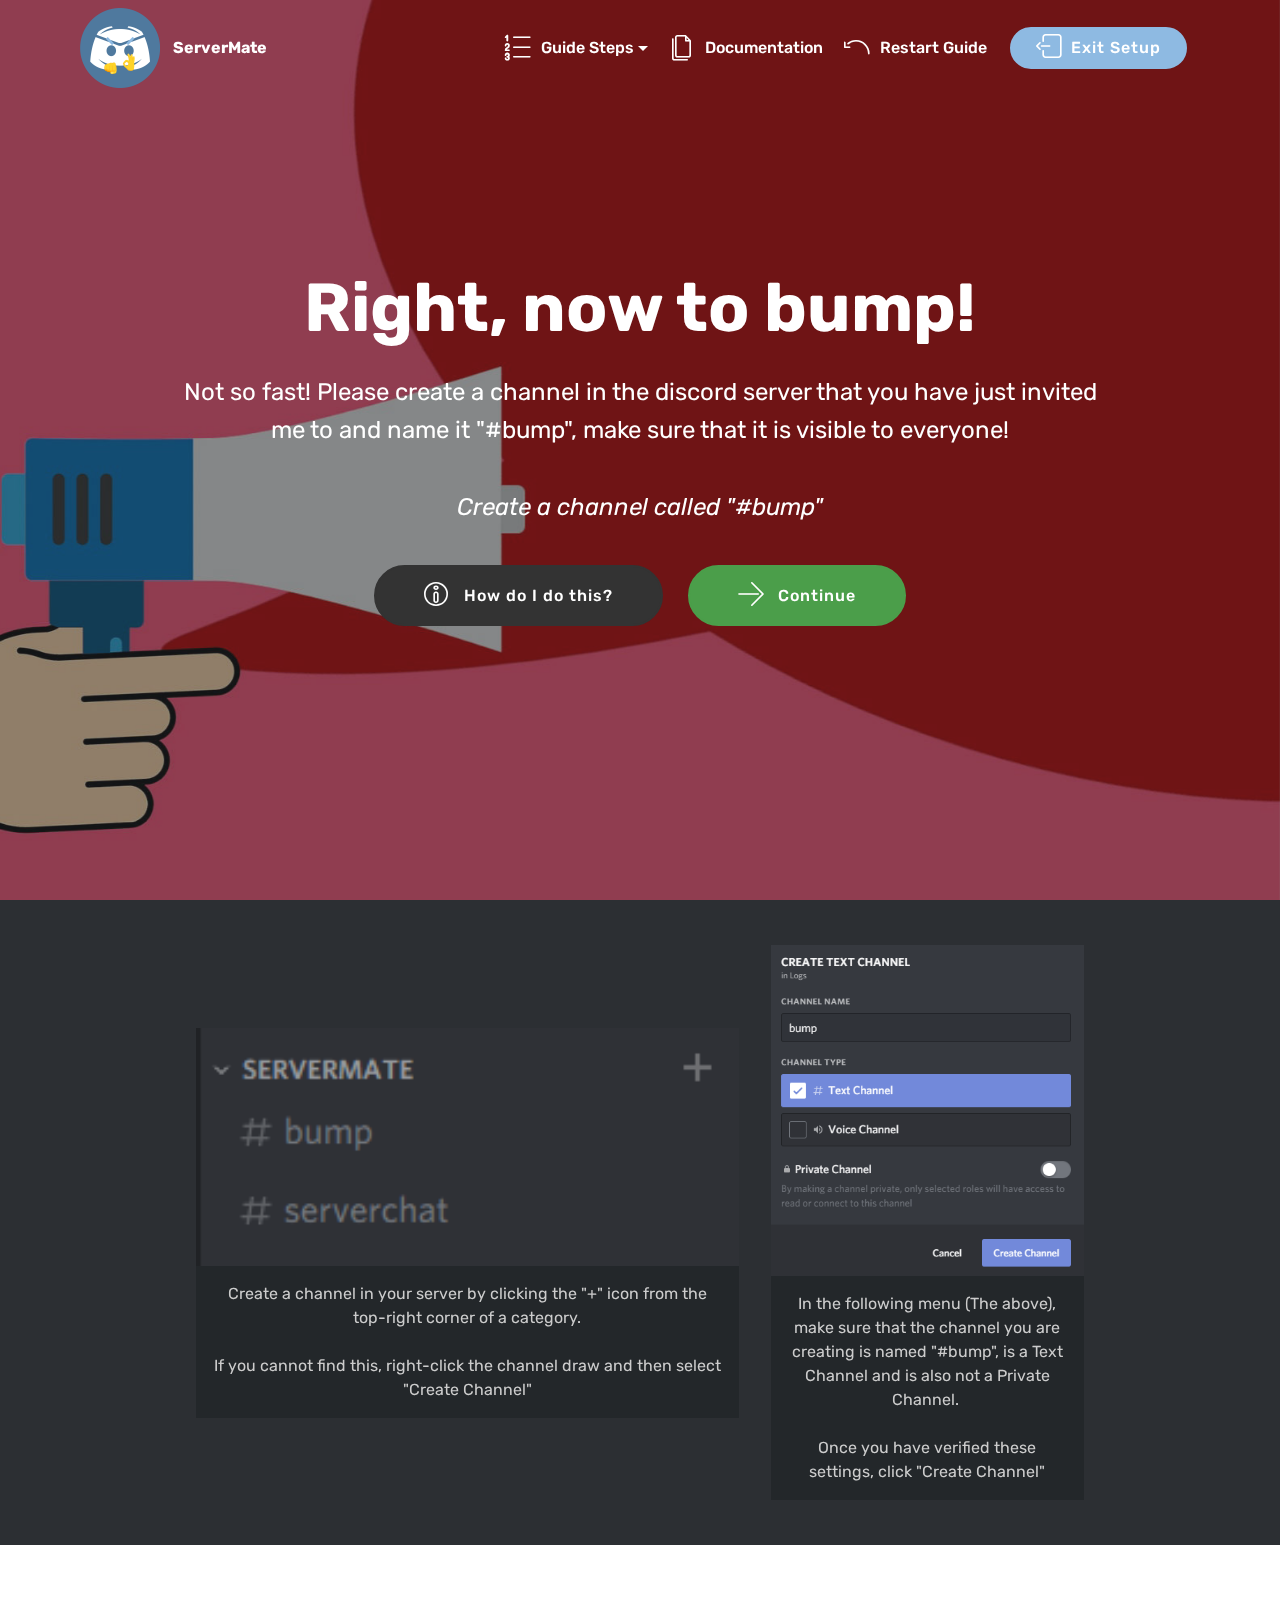
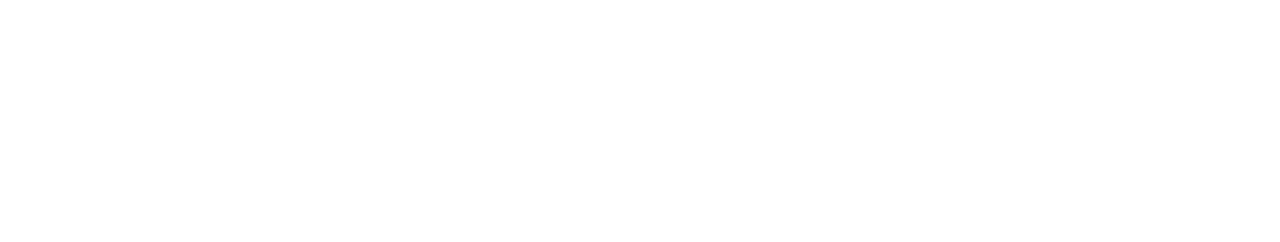
<file: interactive/servermate/bump.html>
<!DOCTYPE html>
<html >
<head>
  <!-- Site made with Mobirise Website Builder v4.8.10, https://mobirise.com -->
  <meta charset="UTF-8">
  <meta http-equiv="X-UA-Compatible" content="IE=edge">
  <meta name="generator" content="Mobirise v4.8.10, mobirise.com">
  <meta name="viewport" content="width=device-width, initial-scale=1, minimum-scale=1">
  <link rel="shortcut icon" href="assets/images/servermate-ico-160x160.png" type="image/x-icon">
  <meta name="description" content="">
  <title>Bump channel</title>
  <link rel="stylesheet" href="assets/web/assets/mobirise-icons/mobirise-icons.css">
  <link rel="stylesheet" href="assets/web/assets/mobirise-icons-bold/mobirise-icons-bold.css">
  <link rel="stylesheet" href="assets/tether/tether.min.css">
  <link rel="stylesheet" href="assets/soundcloud-plugin/style.css">
  <link rel="stylesheet" href="assets/bootstrap/css/bootstrap.min.css">
  <link rel="stylesheet" href="assets/bootstrap/css/bootstrap-grid.min.css">
  <link rel="stylesheet" href="assets/bootstrap/css/bootstrap-reboot.min.css">
  <link rel="stylesheet" href="assets/dropdown/css/style.css">
  <link rel="stylesheet" href="assets/socicon/css/styles.css">
  <link rel="stylesheet" href="assets/gdpr-plugin/gdpr-styles.css">
  <link rel="stylesheet" href="assets/theme/css/style.css">
  <link rel="stylesheet" href="assets/mobirise/css/mbr-additional.css" type="text/css">
  
  
  
</head>
<body>

<!-- Google Analytics -->
<script type="text/javascript">window.$crisp=[];window.CRISP_WEBSITE_ID="b34f7dd9-9bef-49c3-a5a6-40b76d47f0d9";(function(){d=document;s=d.createElement("script");s.src="https://client.crisp.chat/l.js";s.async=1;d.getElementsByTagName("head")[0].appendChild(s);})();</script>
<!-- /Google Analytics -->


  <section class="menu cid-rgcvIpxSmr" once="menu" id="menu1-29">

    

    <nav class="navbar navbar-expand beta-menu navbar-dropdown align-items-center navbar-fixed-top navbar-toggleable-sm bg-color transparent">
        <button class="navbar-toggler navbar-toggler-right" type="button" data-toggle="collapse" data-target="#navbarSupportedContent" aria-controls="navbarSupportedContent" aria-expanded="false" aria-label="Toggle navigation">
            <div class="hamburger">
                <span></span>
                <span></span>
                <span></span>
                <span></span>
            </div>
        </button>
        <div class="menu-logo">
            <div class="navbar-brand">
                <span class="navbar-logo">
                    
                         <a href="https://dlnbots.github.io/servermate"><img src="assets/images/servermate-ico-160x160.png" alt="Devlin Bots Logo" title="" style="height: 5rem;"></a>
                    
                </span>
                <span class="navbar-caption-wrap"><a class="navbar-caption text-white display-4" href="https://dlnbots.github.io/servermate">
                        ServerMate</a></span>
            </div>
        </div>
        <div class="collapse navbar-collapse" id="navbarSupportedContent">
            <ul class="navbar-nav nav-dropdown" data-app-modern-menu="true"><li class="nav-item dropdown open"><a class="nav-link link text-white dropdown-toggle display-4" href="features.html#feed-1v" data-toggle="dropdown-submenu" aria-expanded="true"><span class="mbrib-numbered-list mbr-iconfont mbr-iconfont-btn"></span>Guide Steps</a><div class="dropdown-menu"><a class="text-white dropdown-item display-4" href="invite.html#header2-25"><span class="mbrib-login mbr-iconfont mbr-iconfont-btn"></span>Invite</a><div class="dropdown open"><a class="text-white dropdown-item dropdown-toggle display-4" href="bump.html#header2-28" data-toggle="dropdown-submenu" aria-expanded="true"><span class="mbrib-paper-plane mbr-iconfont mbr-iconfont-btn"></span>Bump</a><div class="dropdown-menu dropdown-submenu"><a class="text-white dropdown-item display-4" href="bump.html#header2-28">Channel</a><a class="text-white dropdown-item display-4" href="message.html#header2-2c">Partner Message</a><a class="text-white dropdown-item display-4" href="page6.html#header2-2g">!bump</a></div></div><a class="text-white dropdown-item display-4" href="https://devlinbots.gitbook.io/servermate/general/global" aria-expanded="false"><span class="mbrib-chat mbr-iconfont mbr-iconfont-btn"></span>Global Chat</a></div></li><li class="nav-item"><a class="nav-link link text-white display-4" href="https://devlinbots.gitbook.io/servermate/"><span class="mbrib-pages mbr-iconfont mbr-iconfont-btn"></span>Documentation</a></li><li class="nav-item"><a class="nav-link link text-white display-4" href="index.html#header2-1q" aria-expanded="false"><span class="mbrib-undo mbr-iconfont mbr-iconfont-btn"></span>Restart Guide</a></li></ul>
            <div class="navbar-buttons mbr-section-btn"><a class="btn btn-sm btn-secondary display-4" href="https://dlnhelp.github.io/servermate" target="_blank"><span class="mbrib-logout mbr-iconfont mbr-iconfont-btn"></span>Exit Setup</a></div>
        </div>
    </nav>
</section>

<section class="engine"><a href="https://mobirise.info/f">easy website maker</a></section><section class="cid-rgcvIoL0uR mbr-fullscreen mbr-parallax-background" id="header2-28">

    

    <div class="mbr-overlay" style="opacity: 0.5; background-color: rgb(35, 39, 42);"></div>

    <div class="container align-center">
        <div class="row justify-content-md-center">
            <div class="mbr-white col-md-10">
                <h1 class="mbr-section-title mbr-bold pb-3 mbr-fonts-style display-1">Right, now to bump!</h1>
                
                <p class="mbr-text pb-3 mbr-fonts-style display-5">Not so fast! Please create a channel in the discord server that you have just invited me to and name it "#bump", make sure that it is visible to everyone!<br><br><em>Create a channel called "#bump"</em></p>
                <div class="mbr-section-btn"><a class="btn btn-md btn-black display-4" href="bump.html#image4-2b"><span class="mbrib-info mbr-iconfont mbr-iconfont-btn"></span>How do I do this?</a> <a class="btn btn-md btn-success display-4" href="message.html"><span class="mbrib-right mbr-iconfont mbr-iconfont-btn"></span>Continue</a></div>
            </div>
        </div>
    </div>
    
</section>

<section class="cid-rgcwrtsylK" id="image4-2b">
    <!-- Block parameters controls (Blue "Gear" panel) -->
    
    <!-- End block parameters -->
    <div class="container images-container">
            <div class="media-container-row" style="width: 80%;">
                <div class="img-item item1" style="width: 177%;">
                    <img src="assets/images/servermate-channels-235x103.png" alt="" title="">
                    <div class="img-caption">
                        <p class="mbr-fonts-style align-center mbr-black display-7">
                            Create a channel in your server by clicking the "+" icon from the top-right corner of a category.<br><br>If you cannot find this, right-click the channel draw and then select "Create Channel"</p>
                    </div>
                </div>
                <div class="img-item">
                    <img src="assets/images/create-channel-setup-432x457.png" alt="" title="">
                    <div class="img-caption">
                        <p class="mbr-fonts-style align-center mbr-black display-7">In the following menu (The above), make sure that the channel you are creating is named "#bump", is a Text Channel and is also not a Private Channel.&nbsp;<br><br>Once you have verified these settings, click "Create Channel"</p>
                    </div>
                </div>
            </div>
    </div>
</section>

<section class="cid-rgcvIq52cS mbr-reveal mbr-parallax-background" id="footer1-2a">

    

    <div class="mbr-overlay" style="background-color: rgb(35, 39, 42); opacity: 0.8;"></div>

    <div class="container">
        <div class="media-container-row content text-white">
            <div class="col-12 col-md-3">
                <div class="media-wrap">
                    
                        <a href="https://dlnbots.github.io"><img src="assets/images/bot-guild-192x192.png" alt="Devlin Bots Logo" title=""></a>
                    
                </div>
            </div>
            <div class="col-12 col-md-3 mbr-fonts-style display-7">
                <h5 class="pb-3">Contact us</h5>
                <p class="mbr-text">Email: dev.beebee1234567891@outlook.com
<br>Discord: <a href="https://invite.gg/db" target="_blank">invite.gg/db</a></p>
            </div>
            <div class="col-12 col-md-3 mbr-fonts-style display-7">
                <h5 class="pb-3">Our Bots</h5>
                <p class="mbr-text"><a href="https://dlnbots.github.io/servermate">ServerMate</a><a href="https://dlnbots.github.io/devlinbot"><br></a><a href="https://dlnbots.github.io/char">Char</a><br><a href="https://dlnbots.github.io/devlinbot">DevlinBot</a><br><a href="https://dlnbots.github.io/musicbot">Musicbot</a></p>
            </div>
            <div class="col-12 col-md-3 mbr-fonts-style display-7">
                <h5 class="pb-3">Links</h5>
                <p class="mbr-text"><a href="https://dlnbots.github.io/servermate/terms">ServerMate TOS</a><br><a href="https://dlnhelp.github.io" target="_blank">Devlin Support</a></p>
            </div>
        </div>
        <div class="footer-lower">
            <div class="media-container-row">
                <div class="col-sm-12">
                    <hr>
                </div>
            </div>
            <div class="media-container-row mbr-white">
                <div class="col-sm-6 copyright">
                    <p class="mbr-text mbr-fonts-style display-7">
                        © Devlin Studios 2018 - 2020</p>
                </div>
                <div class="col-md-6">
                    <div class="social-list align-right">
                        <div class="soc-item">
                            <a href="https://twitter.com/mateserver" target="_blank">
                                <span class="mbr-iconfont mbr-iconfont-social socicon-twitter socicon"></span>
                            </a>
                        </div>
                        <div class="soc-item">
                            <a href="https://invite.gg/db" target="_blank">
                                <span class="mbr-iconfont mbr-iconfont-social socicon-discord socicon"></span>
                            </a>
                        </div>
                        
                        
                        
                        
                    </div>
                </div>
            </div>
        </div>
    </div>
</section>


  <script src="assets/web/assets/jquery/jquery.min.js"></script>
  <script src="assets/popper/popper.min.js"></script>
  <script src="assets/tether/tether.min.js"></script>
  <script src="assets/bootstrap/js/bootstrap.min.js"></script>
  <script src="assets/smoothscroll/smooth-scroll.js"></script>
  <script src="assets/parallax/jarallax.min.js"></script>
  <script src="assets/dropdown/js/script.min.js"></script>
  <script src="assets/touchswipe/jquery.touch-swipe.min.js"></script>
  <script src="assets/theme/js/script.js"></script>
  
  
 <div id="scrollToTop" class="scrollToTop mbr-arrow-up"><a style="text-align: center;"><i></i></a></div>
  </body>
</html>
</file>
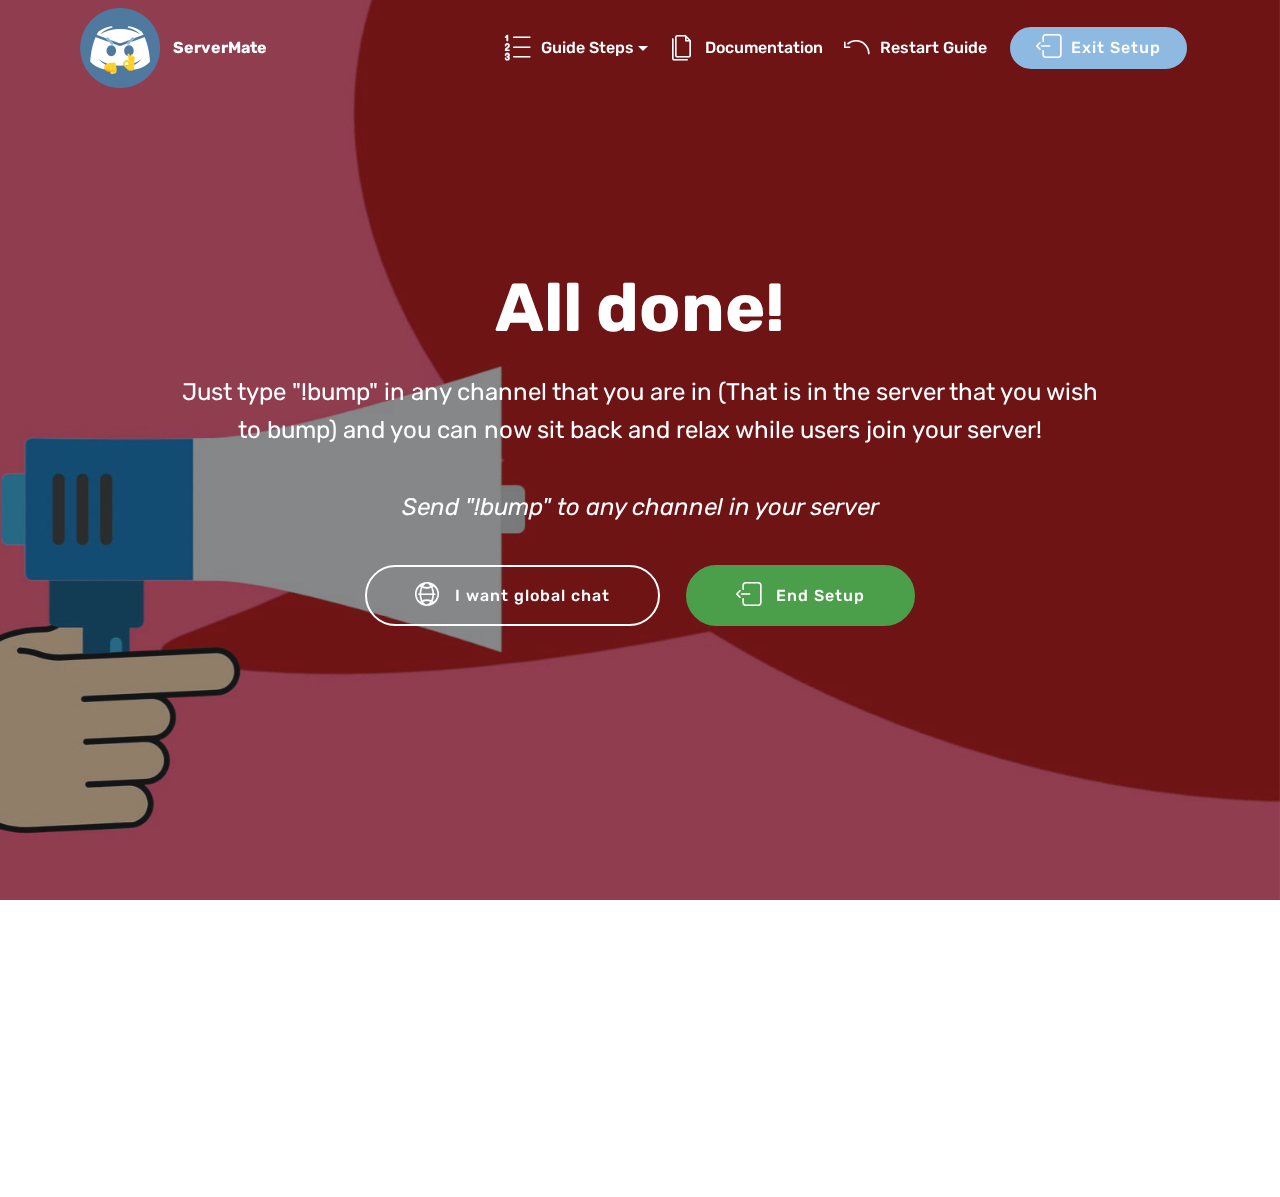
<file: interactive/servermate/bumpcmd.html>
<!DOCTYPE html>
<html >
<head>
  <!-- Site made with Mobirise Website Builder v4.8.10, https://mobirise.com -->
  <meta charset="UTF-8">
  <meta http-equiv="X-UA-Compatible" content="IE=edge">
  <meta name="generator" content="Mobirise v4.8.10, mobirise.com">
  <meta name="viewport" content="width=device-width, initial-scale=1, minimum-scale=1">
  <link rel="shortcut icon" href="assets/images/servermate-ico-160x160.png" type="image/x-icon">
  <meta name="description" content="">
  <title>Bump command</title>
  <link rel="stylesheet" href="assets/web/assets/mobirise-icons/mobirise-icons.css">
  <link rel="stylesheet" href="assets/web/assets/mobirise-icons-bold/mobirise-icons-bold.css">
  <link rel="stylesheet" href="assets/tether/tether.min.css">
  <link rel="stylesheet" href="assets/soundcloud-plugin/style.css">
  <link rel="stylesheet" href="assets/bootstrap/css/bootstrap.min.css">
  <link rel="stylesheet" href="assets/bootstrap/css/bootstrap-grid.min.css">
  <link rel="stylesheet" href="assets/bootstrap/css/bootstrap-reboot.min.css">
  <link rel="stylesheet" href="assets/dropdown/css/style.css">
  <link rel="stylesheet" href="assets/socicon/css/styles.css">
  <link rel="stylesheet" href="assets/gdpr-plugin/gdpr-styles.css">
  <link rel="stylesheet" href="assets/theme/css/style.css">
  <link rel="stylesheet" href="assets/mobirise/css/mbr-additional.css" type="text/css">
  
  
  
</head>
<body>

<!-- Google Analytics -->
<script type="text/javascript">window.$crisp=[];window.CRISP_WEBSITE_ID="b34f7dd9-9bef-49c3-a5a6-40b76d47f0d9";(function(){d=document;s=d.createElement("script");s.src="https://client.crisp.chat/l.js";s.async=1;d.getElementsByTagName("head")[0].appendChild(s);})();</script>
<!-- /Google Analytics -->


  <section class="menu cid-rgcBxpmaL2" once="menu" id="menu1-2h">

    

    <nav class="navbar navbar-expand beta-menu navbar-dropdown align-items-center navbar-fixed-top navbar-toggleable-sm bg-color transparent">
        <button class="navbar-toggler navbar-toggler-right" type="button" data-toggle="collapse" data-target="#navbarSupportedContent" aria-controls="navbarSupportedContent" aria-expanded="false" aria-label="Toggle navigation">
            <div class="hamburger">
                <span></span>
                <span></span>
                <span></span>
                <span></span>
            </div>
        </button>
        <div class="menu-logo">
            <div class="navbar-brand">
                <span class="navbar-logo">
                    
                         <a href="https://dlnbots.github.io/servermate"><img src="assets/images/servermate-ico-160x160.png" alt="Devlin Bots Logo" title="" style="height: 5rem;"></a>
                    
                </span>
                <span class="navbar-caption-wrap"><a class="navbar-caption text-white display-4" href="https://dlnbots.github.io/servermate">
                        ServerMate</a></span>
            </div>
        </div>
        <div class="collapse navbar-collapse" id="navbarSupportedContent">
            <ul class="navbar-nav nav-dropdown" data-app-modern-menu="true"><li class="nav-item dropdown open"><a class="nav-link link text-white dropdown-toggle display-4" href="features.html#feed-1v" data-toggle="dropdown-submenu" aria-expanded="true"><span class="mbrib-numbered-list mbr-iconfont mbr-iconfont-btn"></span>Guide Steps</a><div class="dropdown-menu"><a class="text-white dropdown-item display-4" href="invite.html#header2-25"><span class="mbrib-login mbr-iconfont mbr-iconfont-btn"></span>Invite</a><div class="dropdown open"><a class="text-white dropdown-item dropdown-toggle display-4" href="bump.html#header2-28" data-toggle="dropdown-submenu" aria-expanded="true"><span class="mbrib-paper-plane mbr-iconfont mbr-iconfont-btn"></span>Bump</a><div class="dropdown-menu dropdown-submenu"><a class="text-white dropdown-item display-4" href="bump.html#header2-28">Channel</a><a class="text-white dropdown-item display-4" href="message.html#header2-2c">Partner Message</a><a class="text-white dropdown-item display-4" href="page6.html#header2-2g">!bump</a></div></div><a class="text-white dropdown-item display-4" href="https://devlinbots.gitbook.io/servermate/general/global" aria-expanded="false"><span class="mbrib-chat mbr-iconfont mbr-iconfont-btn"></span>Global Chat</a></div></li><li class="nav-item"><a class="nav-link link text-white display-4" href="https://devlinbots.gitbook.io/servermate/"><span class="mbrib-pages mbr-iconfont mbr-iconfont-btn"></span>Documentation</a></li><li class="nav-item"><a class="nav-link link text-white display-4" href="index.html#header2-1q" aria-expanded="false"><span class="mbrib-undo mbr-iconfont mbr-iconfont-btn"></span>Restart Guide</a></li></ul>
            <div class="navbar-buttons mbr-section-btn"><a class="btn btn-sm btn-secondary display-4" href="https://dlnhelp.github.io/servermate" target="_blank"><span class="mbrib-logout mbr-iconfont mbr-iconfont-btn"></span>Exit Setup</a></div>
        </div>
    </nav>
</section>

<section class="engine"><a href="https://mobirise.info/k">develop own website</a></section><section class="cid-rgcBxoAV0k mbr-fullscreen mbr-parallax-background" id="header2-2g">

    

    <div class="mbr-overlay" style="opacity: 0.5; background-color: rgb(35, 39, 42);"></div>

    <div class="container align-center">
        <div class="row justify-content-md-center">
            <div class="mbr-white col-md-10">
                <h1 class="mbr-section-title mbr-bold pb-3 mbr-fonts-style display-1">All done!</h1>
                
                <p class="mbr-text pb-3 mbr-fonts-style display-5">Just type "!bump" in any channel that you are in (That is in the server that you wish to bump) and you can now sit back and relax while users join your server!<br><br><em>Send "!bump" to any channel in your server</em></p>
                <div class="mbr-section-btn"><a class="btn btn-md btn-white-outline display-4" href="https://devlinbots.gitbook.io/servermate/general/global" target="_blank"><span class="mbrib-globe-2 mbr-iconfont mbr-iconfont-btn"></span>I want global chat</a> <a class="btn btn-md btn-success display-4" href="https://dlnhelp.github.io/servermate"><span class="mbrib-logout mbr-iconfont mbr-iconfont-btn"></span>End Setup</a></div>
            </div>
        </div>
    </div>
    
</section>

<section class="cid-rgcBxqtmsl mbr-reveal mbr-parallax-background" id="footer1-2j">

    

    <div class="mbr-overlay" style="background-color: rgb(35, 39, 42); opacity: 0.8;"></div>

    <div class="container">
        <div class="media-container-row content text-white">
            <div class="col-12 col-md-3">
                <div class="media-wrap">
                    
                        <a href="https://dlnbots.github.io"><img src="assets/images/bot-guild-192x192.png" alt="Devlin Bots Logo" title=""></a>
                    
                </div>
            </div>
            <div class="col-12 col-md-3 mbr-fonts-style display-7">
                <h5 class="pb-3">Contact us</h5>
                <p class="mbr-text">Email: dev.beebee1234567891@outlook.com
<br>Discord: <a href="https://invite.gg/db" target="_blank">invite.gg/db</a></p>
            </div>
            <div class="col-12 col-md-3 mbr-fonts-style display-7">
                <h5 class="pb-3">Our Bots</h5>
                <p class="mbr-text"><a href="https://dlnbots.github.io/servermate">ServerMate</a><a href="https://dlnbots.github.io/devlinbot"><br></a><a href="https://dlnbots.github.io/char">Char</a><br><a href="https://dlnbots.github.io/devlinbot">DevlinBot</a><br><a href="https://dlnbots.github.io/musicbot">Musicbot</a></p>
            </div>
            <div class="col-12 col-md-3 mbr-fonts-style display-7">
                <h5 class="pb-3">Links</h5>
                <p class="mbr-text"><a href="https://dlnbots.github.io/servermate/terms">ServerMate TOS</a><br><a href="https://dlnhelp.github.io" target="_blank">Devlin Support</a></p>
            </div>
        </div>
        <div class="footer-lower">
            <div class="media-container-row">
                <div class="col-sm-12">
                    <hr>
                </div>
            </div>
            <div class="media-container-row mbr-white">
                <div class="col-sm-6 copyright">
                    <p class="mbr-text mbr-fonts-style display-7">
                        © Devlin Studios 2018 - 2020</p>
                </div>
                <div class="col-md-6">
                    <div class="social-list align-right">
                        <div class="soc-item">
                            <a href="https://twitter.com/mateserver" target="_blank">
                                <span class="mbr-iconfont mbr-iconfont-social socicon-twitter socicon"></span>
                            </a>
                        </div>
                        <div class="soc-item">
                            <a href="https://invite.gg/db" target="_blank">
                                <span class="mbr-iconfont mbr-iconfont-social socicon-discord socicon"></span>
                            </a>
                        </div>
                        
                        
                        
                        
                    </div>
                </div>
            </div>
        </div>
    </div>
</section>


  <script src="assets/web/assets/jquery/jquery.min.js"></script>
  <script src="assets/popper/popper.min.js"></script>
  <script src="assets/tether/tether.min.js"></script>
  <script src="assets/bootstrap/js/bootstrap.min.js"></script>
  <script src="assets/smoothscroll/smooth-scroll.js"></script>
  <script src="assets/parallax/jarallax.min.js"></script>
  <script src="assets/dropdown/js/script.min.js"></script>
  <script src="assets/touchswipe/jquery.touch-swipe.min.js"></script>
  <script src="assets/theme/js/script.js"></script>
  
  
 <div id="scrollToTop" class="scrollToTop mbr-arrow-up"><a style="text-align: center;"><i></i></a></div>
  </body>
</html>
</file>
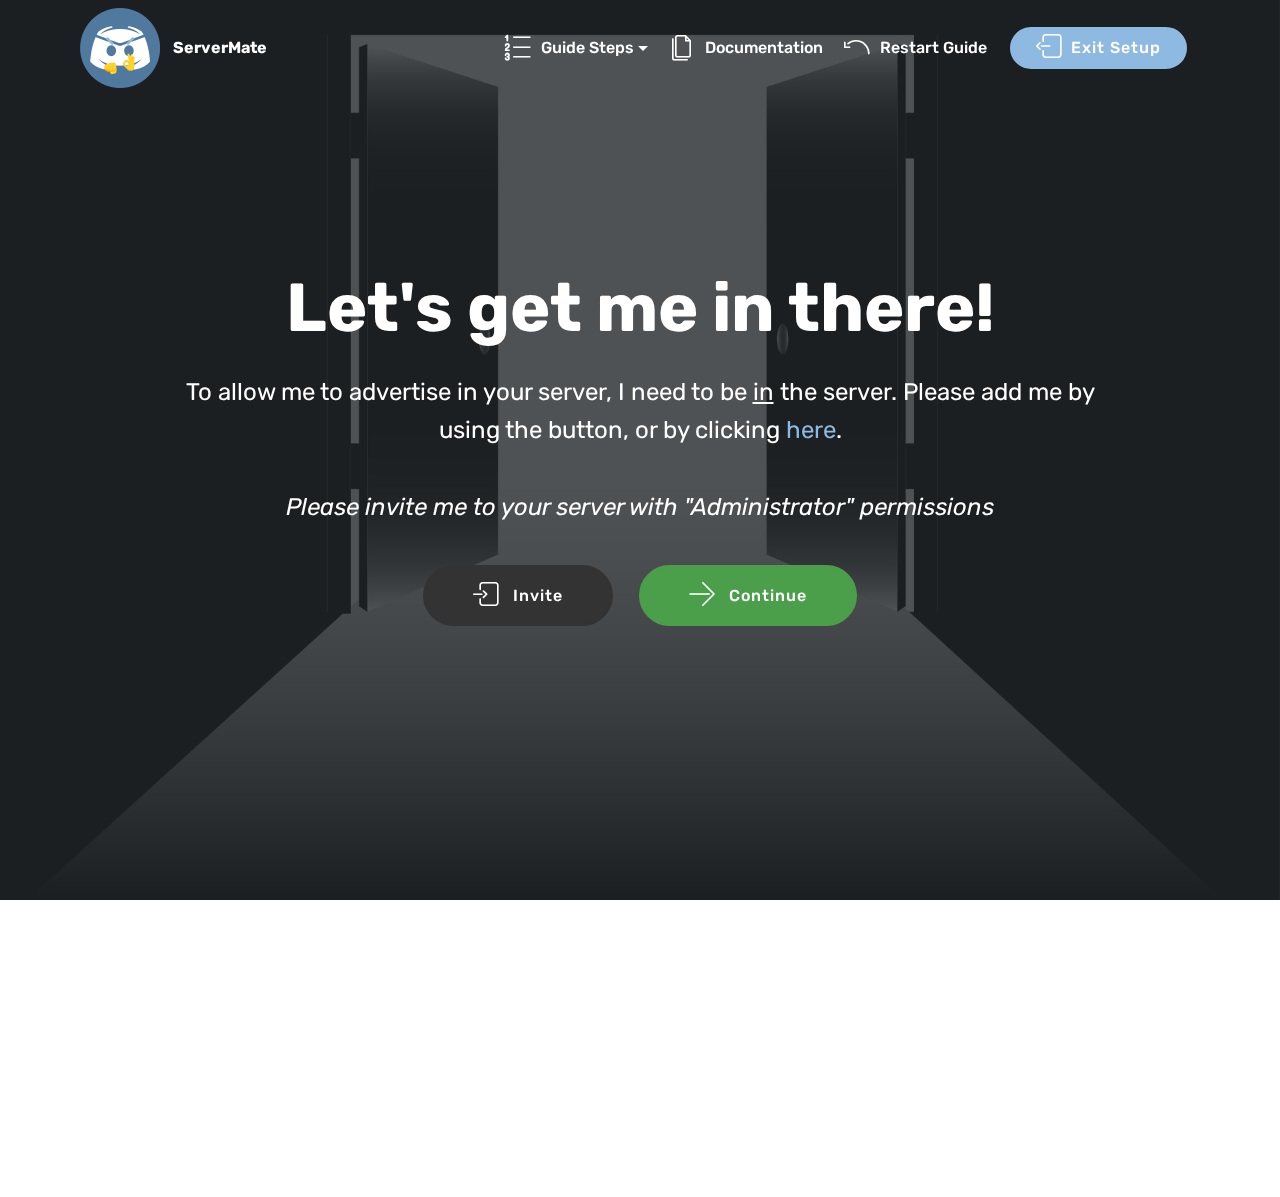
<file: interactive/servermate/invite.html>
<!DOCTYPE html>
<html >
<head>
  <!-- Site made with Mobirise Website Builder v4.8.10, https://mobirise.com -->
  <meta charset="UTF-8">
  <meta http-equiv="X-UA-Compatible" content="IE=edge">
  <meta name="generator" content="Mobirise v4.8.10, mobirise.com">
  <meta name="viewport" content="width=device-width, initial-scale=1, minimum-scale=1">
  <link rel="shortcut icon" href="assets/images/servermate-ico-160x160.png" type="image/x-icon">
  <meta name="description" content="">
  <title>Invite</title>
  <link rel="stylesheet" href="assets/web/assets/mobirise-icons-bold/mobirise-icons-bold.css">
  <link rel="stylesheet" href="assets/web/assets/mobirise-icons/mobirise-icons.css">
  <link rel="stylesheet" href="assets/tether/tether.min.css">
  <link rel="stylesheet" href="assets/soundcloud-plugin/style.css">
  <link rel="stylesheet" href="assets/bootstrap/css/bootstrap.min.css">
  <link rel="stylesheet" href="assets/bootstrap/css/bootstrap-grid.min.css">
  <link rel="stylesheet" href="assets/bootstrap/css/bootstrap-reboot.min.css">
  <link rel="stylesheet" href="assets/gdpr-plugin/gdpr-styles.css">
  <link rel="stylesheet" href="assets/dropdown/css/style.css">
  <link rel="stylesheet" href="assets/socicon/css/styles.css">
  <link rel="stylesheet" href="assets/theme/css/style.css">
  <link rel="stylesheet" href="assets/mobirise/css/mbr-additional.css" type="text/css">
  
  
  
</head>
<body>

<!-- Google Analytics -->
<script type="text/javascript">window.$crisp=[];window.CRISP_WEBSITE_ID="b34f7dd9-9bef-49c3-a5a6-40b76d47f0d9";(function(){d=document;s=d.createElement("script");s.src="https://client.crisp.chat/l.js";s.async=1;d.getElementsByTagName("head")[0].appendChild(s);})();</script>
<!-- /Google Analytics -->


  <section class="cid-rgcup5yVcs mbr-fullscreen mbr-parallax-background" id="header2-25">

    

    <div class="mbr-overlay" style="opacity: 0.8; background-color: rgb(35, 39, 42);"></div>

    <div class="container align-center">
        <div class="row justify-content-md-center">
            <div class="mbr-white col-md-10">
                <h1 class="mbr-section-title mbr-bold pb-3 mbr-fonts-style display-1">Let's get me in there!</h1>
                
                <p class="mbr-text pb-3 mbr-fonts-style display-5">
                    To allow me to advertise in your server, I need to be <u>in</u>&nbsp;the server. Please add me by using the button, or by clicking <a href="https://dlnbots.github.io/servermate/invite" target="_blank" class="text-secondary">here</a>.<br><br><em>Please invite me to your server with "Administrator" permissions</em></p>
                <div class="mbr-section-btn"><a class="btn btn-md btn-black display-4" href="https://dlnbots.github.io/servermate/invite" target="_blank"><span class="mbrib-login mbr-iconfont mbr-iconfont-btn"></span>Invite</a> <a class="btn btn-md btn-success display-4" href="bump.html"><span class="mbrib-right mbr-iconfont mbr-iconfont-btn"></span>Continue</a></div>
            </div>
        </div>
    </div>
    
</section>

<section class="engine"><a href="https://mobirise.info/l">free website templates</a></section><section class="menu cid-rgcup6nDC8" once="menu" id="menu1-26">

    

    <nav class="navbar navbar-expand beta-menu navbar-dropdown align-items-center navbar-fixed-top navbar-toggleable-sm bg-color transparent">
        <button class="navbar-toggler navbar-toggler-right" type="button" data-toggle="collapse" data-target="#navbarSupportedContent" aria-controls="navbarSupportedContent" aria-expanded="false" aria-label="Toggle navigation">
            <div class="hamburger">
                <span></span>
                <span></span>
                <span></span>
                <span></span>
            </div>
        </button>
        <div class="menu-logo">
            <div class="navbar-brand">
                <span class="navbar-logo">
                    
                         <a href="https://dlnbots.github.io/servermate"><img src="assets/images/servermate-ico-160x160.png" alt="Devlin Bots Logo" title="" style="height: 5rem;"></a>
                    
                </span>
                <span class="navbar-caption-wrap"><a class="navbar-caption text-white display-4" href="https://dlnbots.github.io/servermate">
                        ServerMate</a></span>
            </div>
        </div>
        <div class="collapse navbar-collapse" id="navbarSupportedContent">
            <ul class="navbar-nav nav-dropdown" data-app-modern-menu="true"><li class="nav-item dropdown open"><a class="nav-link link text-white dropdown-toggle display-4" href="features.html#feed-1v" data-toggle="dropdown-submenu" aria-expanded="true"><span class="mbrib-numbered-list mbr-iconfont mbr-iconfont-btn"></span>Guide Steps</a><div class="dropdown-menu"><a class="text-white dropdown-item display-4" href="invite.html#header2-25"><span class="mbrib-login mbr-iconfont mbr-iconfont-btn"></span>Invite</a><div class="dropdown"><a class="text-white dropdown-item dropdown-toggle display-4" href="bump.html#header2-28" data-toggle="dropdown-submenu" aria-expanded="false"><span class="mbrib-paper-plane mbr-iconfont mbr-iconfont-btn"></span>Bump</a><div class="dropdown-menu dropdown-submenu"><a class="text-white dropdown-item display-4" href="bump.html#header2-28">Channel</a><a class="text-white dropdown-item display-4" href="message.html#header2-2c">Partner Message</a><a class="text-white dropdown-item display-4" href="page6.html#header2-2g">!bump</a></div></div><a class="text-white dropdown-item display-4" href="https://devlinbots.gitbook.io/servermate/general/global" aria-expanded="false"><span class="mbrib-chat mbr-iconfont mbr-iconfont-btn"></span>Global Chat</a></div></li><li class="nav-item"><a class="nav-link link text-white display-4" href="https://devlinbots.gitbook.io/servermate/"><span class="mbrib-pages mbr-iconfont mbr-iconfont-btn"></span>Documentation</a></li><li class="nav-item"><a class="nav-link link text-white display-4" href="index.html#header2-1q" aria-expanded="false"><span class="mbrib-undo mbr-iconfont mbr-iconfont-btn"></span>Restart Guide</a></li></ul>
            <div class="navbar-buttons mbr-section-btn"><a class="btn btn-sm btn-secondary display-4" href="https://dlnbots.github.io/servermate" target="_blank"><span class="mbrib-logout mbr-iconfont mbr-iconfont-btn"></span>Exit Setup</a></div>
        </div>
    </nav>
</section>

<section class="cid-rgcup6UQMJ mbr-reveal mbr-parallax-background" id="footer1-27">

    

    <div class="mbr-overlay" style="background-color: rgb(35, 39, 42); opacity: 0.8;"></div>

    <div class="container">
        <div class="media-container-row content text-white">
            <div class="col-12 col-md-3">
                <div class="media-wrap">
                    
                        <a href="https://dlnbots.github.io"><img src="assets/images/bot-guild-192x192.png" alt="Devlin Bots Logo" title=""></a>
                    
                </div>
            </div>
            <div class="col-12 col-md-3 mbr-fonts-style display-7">
                <h5 class="pb-3">Contact us</h5>
                <p class="mbr-text">Email: dev.beebee1234567891@outlook.com
<br>Discord: <a href="https://invite.gg/db" target="_blank">invite.gg/db</a></p>
            </div>
            <div class="col-12 col-md-3 mbr-fonts-style display-7">
                <h5 class="pb-3">Our Bots</h5>
                <p class="mbr-text"><a href="https://dlnbots.github.io/servermate">ServerMate</a><a href="https://dlnbots.github.io/devlinbot"><br></a><a href="https://dlnbots.github.io/char">Char</a><br><a href="https://dlnbots.github.io/devlinbot">DevlinBot</a><br><a href="https://dlnbots.github.io/musicbot">Musicbot</a></p>
            </div>
            <div class="col-12 col-md-3 mbr-fonts-style display-7">
                <h5 class="pb-3">Links</h5>
                <p class="mbr-text"><a href="https://dlnbots.github.io/servermate/terms">ServerMate TOS</a><br><a href="https://dlnhelp.github.io" target="_blank">Devlin Support</a></p>
            </div>
        </div>
        <div class="footer-lower">
            <div class="media-container-row">
                <div class="col-sm-12">
                    <hr>
                </div>
            </div>
            <div class="media-container-row mbr-white">
                <div class="col-sm-6 copyright">
                    <p class="mbr-text mbr-fonts-style display-7">
                        © Devlin Studios 2018 - 2020</p>
                </div>
                <div class="col-md-6">
                    <div class="social-list align-right">
                        <div class="soc-item">
                            <a href="https://twitter.com/mateserver" target="_blank">
                                <span class="mbr-iconfont mbr-iconfont-social socicon-twitter socicon"></span>
                            </a>
                        </div>
                        <div class="soc-item">
                            <a href="https://invite.gg/db" target="_blank">
                                <span class="mbr-iconfont mbr-iconfont-social socicon-discord socicon"></span>
                            </a>
                        </div>
                        
                        
                        
                        
                    </div>
                </div>
            </div>
        </div>
    </div>
</section>


  <script src="assets/web/assets/jquery/jquery.min.js"></script>
  <script src="assets/popper/popper.min.js"></script>
  <script src="assets/tether/tether.min.js"></script>
  <script src="assets/bootstrap/js/bootstrap.min.js"></script>
  <script src="assets/parallax/jarallax.min.js"></script>
  <script src="assets/dropdown/js/script.min.js"></script>
  <script src="assets/touchswipe/jquery.touch-swipe.min.js"></script>
  <script src="assets/smoothscroll/smooth-scroll.js"></script>
  <script src="assets/theme/js/script.js"></script>
  
  
 <div id="scrollToTop" class="scrollToTop mbr-arrow-up"><a style="text-align: center;"><i></i></a></div>
  </body>
</html>
</file>
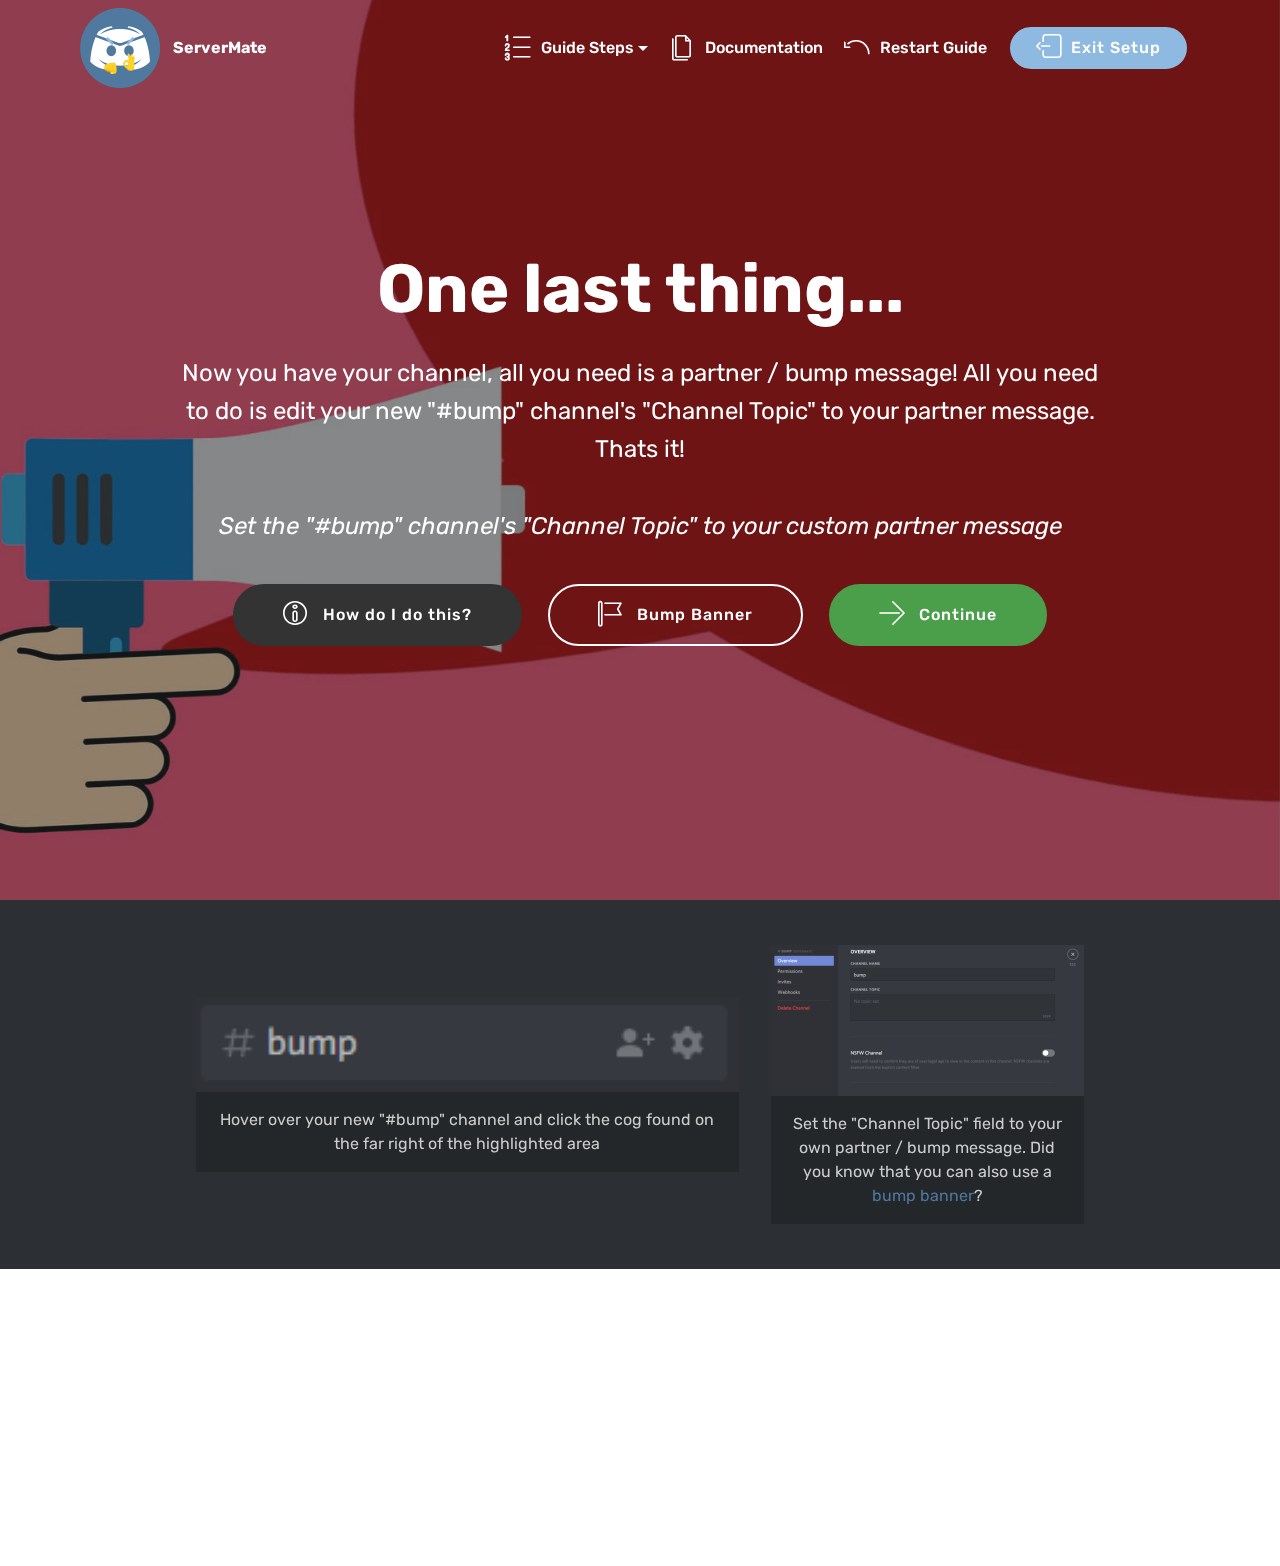
<file: interactive/servermate/message.html>
<!DOCTYPE html>
<html >
<head>
  <!-- Site made with Mobirise Website Builder v4.8.10, https://mobirise.com -->
  <meta charset="UTF-8">
  <meta http-equiv="X-UA-Compatible" content="IE=edge">
  <meta name="generator" content="Mobirise v4.8.10, mobirise.com">
  <meta name="viewport" content="width=device-width, initial-scale=1, minimum-scale=1">
  <link rel="shortcut icon" href="assets/images/servermate-ico-160x160.png" type="image/x-icon">
  <meta name="description" content="">
  <title>Bump message</title>
  <link rel="stylesheet" href="assets/web/assets/mobirise-icons/mobirise-icons.css">
  <link rel="stylesheet" href="assets/web/assets/mobirise-icons-bold/mobirise-icons-bold.css">
  <link rel="stylesheet" href="assets/tether/tether.min.css">
  <link rel="stylesheet" href="assets/soundcloud-plugin/style.css">
  <link rel="stylesheet" href="assets/bootstrap/css/bootstrap.min.css">
  <link rel="stylesheet" href="assets/bootstrap/css/bootstrap-grid.min.css">
  <link rel="stylesheet" href="assets/bootstrap/css/bootstrap-reboot.min.css">
  <link rel="stylesheet" href="assets/dropdown/css/style.css">
  <link rel="stylesheet" href="assets/socicon/css/styles.css">
  <link rel="stylesheet" href="assets/gdpr-plugin/gdpr-styles.css">
  <link rel="stylesheet" href="assets/theme/css/style.css">
  <link rel="stylesheet" href="assets/mobirise/css/mbr-additional.css" type="text/css">
  
  
  
</head>
<body>

<!-- Google Analytics -->
<script type="text/javascript">window.$crisp=[];window.CRISP_WEBSITE_ID="b34f7dd9-9bef-49c3-a5a6-40b76d47f0d9";(function(){d=document;s=d.createElement("script");s.src="https://client.crisp.chat/l.js";s.async=1;d.getElementsByTagName("head")[0].appendChild(s);})();</script>
<!-- /Google Analytics -->


  <section class="menu cid-rgcyDJOg9M" once="menu" id="menu1-2d">

    

    <nav class="navbar navbar-expand beta-menu navbar-dropdown align-items-center navbar-fixed-top navbar-toggleable-sm bg-color transparent">
        <button class="navbar-toggler navbar-toggler-right" type="button" data-toggle="collapse" data-target="#navbarSupportedContent" aria-controls="navbarSupportedContent" aria-expanded="false" aria-label="Toggle navigation">
            <div class="hamburger">
                <span></span>
                <span></span>
                <span></span>
                <span></span>
            </div>
        </button>
        <div class="menu-logo">
            <div class="navbar-brand">
                <span class="navbar-logo">
                    
                         <a href="https://dlnbots.github.io/servermate"><img src="assets/images/servermate-ico-160x160.png" alt="Devlin Bots Logo" title="" style="height: 5rem;"></a>
                    
                </span>
                <span class="navbar-caption-wrap"><a class="navbar-caption text-white display-4" href="https://dlnbots.github.io/servermate">
                        ServerMate</a></span>
            </div>
        </div>
        <div class="collapse navbar-collapse" id="navbarSupportedContent">
            <ul class="navbar-nav nav-dropdown" data-app-modern-menu="true"><li class="nav-item dropdown open"><a class="nav-link link text-white dropdown-toggle display-4" href="features.html#feed-1v" data-toggle="dropdown-submenu" aria-expanded="true"><span class="mbrib-numbered-list mbr-iconfont mbr-iconfont-btn"></span>Guide Steps</a><div class="dropdown-menu"><a class="text-white dropdown-item display-4" href="invite.html#header2-25"><span class="mbrib-login mbr-iconfont mbr-iconfont-btn"></span>Invite</a><div class="dropdown open"><a class="text-white dropdown-item dropdown-toggle display-4" href="bump.html#header2-28" data-toggle="dropdown-submenu" aria-expanded="true"><span class="mbrib-paper-plane mbr-iconfont mbr-iconfont-btn"></span>Bump</a><div class="dropdown-menu dropdown-submenu"><a class="text-white dropdown-item display-4" href="bump.html#header2-28">Channel</a><a class="text-white dropdown-item display-4" href="message.html#header2-2c">Partner Message</a><a class="text-white dropdown-item display-4" href="page6.html#header2-2g">!bump</a></div></div><a class="text-white dropdown-item display-4" href="https://devlinbots.gitbook.io/servermate/general/global" aria-expanded="false"><span class="mbrib-chat mbr-iconfont mbr-iconfont-btn"></span>Global Chat</a></div></li><li class="nav-item"><a class="nav-link link text-white display-4" href="https://devlinbots.gitbook.io/servermate/"><span class="mbrib-pages mbr-iconfont mbr-iconfont-btn"></span>Documentation</a></li><li class="nav-item"><a class="nav-link link text-white display-4" href="index.html#header2-1q" aria-expanded="false"><span class="mbrib-undo mbr-iconfont mbr-iconfont-btn"></span>Restart Guide</a></li></ul>
            <div class="navbar-buttons mbr-section-btn"><a class="btn btn-sm btn-secondary display-4" href="https://dlnhelp.github.io/servermate" target="_blank"><span class="mbrib-logout mbr-iconfont mbr-iconfont-btn"></span>Exit Setup</a></div>
        </div>
    </nav>
</section>

<section class="engine"><a href="https://mobirise.info/c">web builder</a></section><section class="cid-rgcyDJ1Dln mbr-fullscreen mbr-parallax-background" id="header2-2c">

    

    <div class="mbr-overlay" style="opacity: 0.5; background-color: rgb(35, 39, 42);"></div>

    <div class="container align-center">
        <div class="row justify-content-md-center">
            <div class="mbr-white col-md-10">
                <h1 class="mbr-section-title mbr-bold pb-3 mbr-fonts-style display-1">One last thing...</h1>
                
                <p class="mbr-text pb-3 mbr-fonts-style display-5">Now you have your channel, all you need is a partner / bump message! All you need to do is edit your new "#bump" channel's "Channel Topic" to your partner message. Thats it!<br><br><em>Set the "#bump" channel's "Channel Topic" to your custom partner message</em></p>
                <div class="mbr-section-btn"><a class="btn btn-md btn-black display-4" href="message.html#image4-2e"><span class="mbrib-info mbr-iconfont mbr-iconfont-btn"></span>How do I do this?</a> <a class="btn btn-md btn-white-outline display-4" href="https://devlinbots.gitbook.io/servermate/general/bump/banner" target="_blank"><span class="mbrib-flag mbr-iconfont mbr-iconfont-btn"></span>Bump Banner</a> <a class="btn btn-md btn-success display-4" href="bumpcmd.html"><span class="mbrib-right mbr-iconfont mbr-iconfont-btn"></span>Continue</a></div>
            </div>
        </div>
    </div>
    
</section>

<section class="cid-rgcyDKxyic" id="image4-2e">
    <!-- Block parameters controls (Blue "Gear" panel) -->
    
    <!-- End block parameters -->
    <div class="container images-container">
            <div class="media-container-row" style="width: 80%;">
                <div class="img-item item1" style="width: 177%;">
                    <img src="assets/images/servermate-channel-cog-231x40.png" alt="" title="">
                    <div class="img-caption">
                        <p class="mbr-fonts-style align-center mbr-black display-7">Hover over your new "#bump" channel and click the cog found on the far right of the highlighted area</p>
                    </div>
                </div>
                <div class="img-item">
                    <img src="assets/images/servermate-channel-settings-626x302.png" alt="" title="">
                    <div class="img-caption">
                        <p class="mbr-fonts-style align-center mbr-black display-7">Set the "Channel Topic" field to your own partner / bump message. Did you know that you can also use a <a href="https://devlinbots.gitbook.io/servermate/general/bump/banner" target="_blank">bump banner</a>?</p>
                    </div>
                </div>
            </div>
    </div>
</section>

<section class="cid-rgcyDLaMyk mbr-reveal mbr-parallax-background" id="footer1-2f">

    

    <div class="mbr-overlay" style="background-color: rgb(35, 39, 42); opacity: 0.8;"></div>

    <div class="container">
        <div class="media-container-row content text-white">
            <div class="col-12 col-md-3">
                <div class="media-wrap">
                    
                        <a href="https://dlnbots.github.io"><img src="assets/images/bot-guild-192x192.png" alt="Devlin Bots Logo" title=""></a>
                    
                </div>
            </div>
            <div class="col-12 col-md-3 mbr-fonts-style display-7">
                <h5 class="pb-3">Contact us</h5>
                <p class="mbr-text">Email: dev.beebee1234567891@outlook.com
<br>Discord: <a href="https://invite.gg/db" target="_blank">invite.gg/db</a></p>
            </div>
            <div class="col-12 col-md-3 mbr-fonts-style display-7">
                <h5 class="pb-3">Our Bots</h5>
                <p class="mbr-text"><a href="https://dlnbots.github.io/servermate">ServerMate</a><a href="https://dlnbots.github.io/devlinbot"><br></a><a href="https://dlnbots.github.io/char">Char</a><br><a href="https://dlnbots.github.io/devlinbot">DevlinBot</a><br><a href="https://dlnbots.github.io/musicbot">Musicbot</a></p>
            </div>
            <div class="col-12 col-md-3 mbr-fonts-style display-7">
                <h5 class="pb-3">Links</h5>
                <p class="mbr-text"><a href="https://dlnbots.github.io/servermate/terms">ServerMate TOS</a><br><a href="https://dlnhelp.github.io" target="_blank">Devlin Support</a></p>
            </div>
        </div>
        <div class="footer-lower">
            <div class="media-container-row">
                <div class="col-sm-12">
                    <hr>
                </div>
            </div>
            <div class="media-container-row mbr-white">
                <div class="col-sm-6 copyright">
                    <p class="mbr-text mbr-fonts-style display-7">
                        © Devlin Studios 2018 - 2020</p>
                </div>
                <div class="col-md-6">
                    <div class="social-list align-right">
                        <div class="soc-item">
                            <a href="https://twitter.com/mateserver" target="_blank">
                                <span class="mbr-iconfont mbr-iconfont-social socicon-twitter socicon"></span>
                            </a>
                        </div>
                        <div class="soc-item">
                            <a href="https://invite.gg/db" target="_blank">
                                <span class="mbr-iconfont mbr-iconfont-social socicon-discord socicon"></span>
                            </a>
                        </div>
                        
                        
                        
                        
                    </div>
                </div>
            </div>
        </div>
    </div>
</section>


  <script src="assets/web/assets/jquery/jquery.min.js"></script>
  <script src="assets/popper/popper.min.js"></script>
  <script src="assets/tether/tether.min.js"></script>
  <script src="assets/bootstrap/js/bootstrap.min.js"></script>
  <script src="assets/smoothscroll/smooth-scroll.js"></script>
  <script src="assets/parallax/jarallax.min.js"></script>
  <script src="assets/dropdown/js/script.min.js"></script>
  <script src="assets/touchswipe/jquery.touch-swipe.min.js"></script>
  <script src="assets/theme/js/script.js"></script>
  
  
 <div id="scrollToTop" class="scrollToTop mbr-arrow-up"><a style="text-align: center;"><i></i></a></div>
  </body>
</html>
</file>
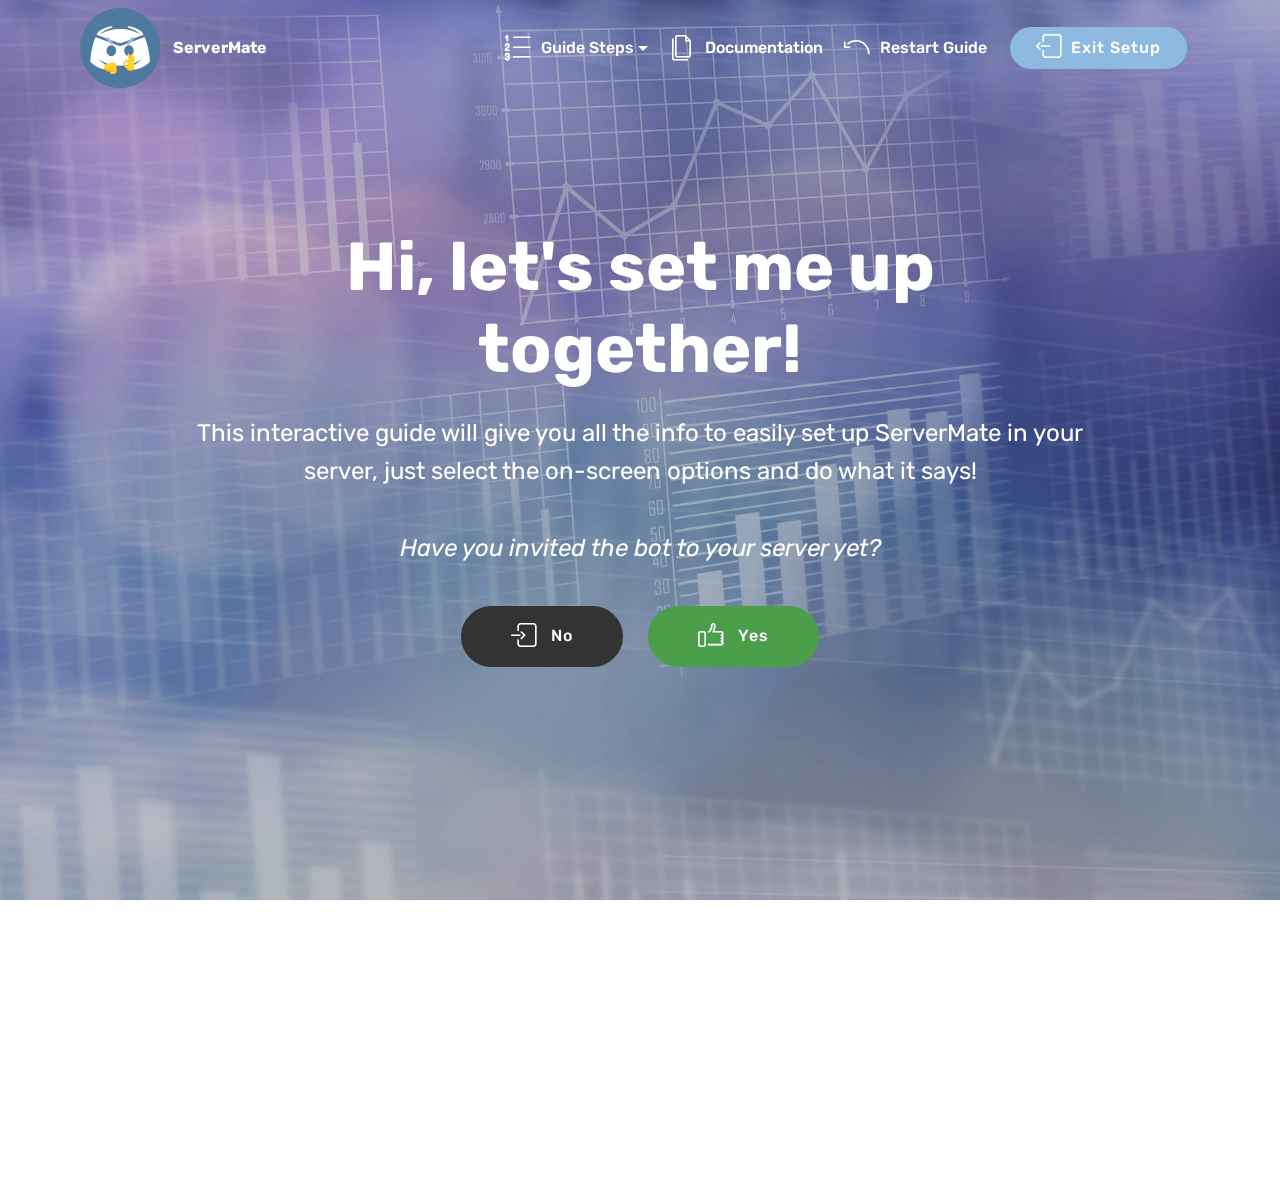
<file: interactive/servermate/start.html>
<!DOCTYPE html>
<html >
<head>
  <!-- Site made with Mobirise Website Builder v4.8.10, https://mobirise.com -->
  <meta charset="UTF-8">
  <meta http-equiv="X-UA-Compatible" content="IE=edge">
  <meta name="generator" content="Mobirise v4.8.10, mobirise.com">
  <meta name="viewport" content="width=device-width, initial-scale=1, minimum-scale=1">
  <link rel="shortcut icon" href="assets/images/servermate-ico-160x160.png" type="image/x-icon">
  <meta name="description" content="">
  <title>Start</title>
  <link rel="stylesheet" href="assets/web/assets/mobirise-icons/mobirise-icons.css">
  <link rel="stylesheet" href="assets/web/assets/mobirise-icons-bold/mobirise-icons-bold.css">
  <link rel="stylesheet" href="assets/tether/tether.min.css">
  <link rel="stylesheet" href="assets/soundcloud-plugin/style.css">
  <link rel="stylesheet" href="assets/bootstrap/css/bootstrap.min.css">
  <link rel="stylesheet" href="assets/bootstrap/css/bootstrap-grid.min.css">
  <link rel="stylesheet" href="assets/bootstrap/css/bootstrap-reboot.min.css">
  <link rel="stylesheet" href="assets/dropdown/css/style.css">
  <link rel="stylesheet" href="assets/socicon/css/styles.css">
  <link rel="stylesheet" href="assets/gdpr-plugin/gdpr-styles.css">
  <link rel="stylesheet" href="assets/theme/css/style.css">
  <link rel="stylesheet" href="assets/mobirise/css/mbr-additional.css" type="text/css">
  
  
  
</head>
<body>

<!-- Google Analytics -->
<script type="text/javascript">window.$crisp=[];window.CRISP_WEBSITE_ID="b34f7dd9-9bef-49c3-a5a6-40b76d47f0d9";(function(){d=document;s=d.createElement("script");s.src="https://client.crisp.chat/l.js";s.async=1;d.getElementsByTagName("head")[0].appendChild(s);})();</script>
<!-- /Google Analytics -->


  <section class="menu cid-rgcDMU8fGv" once="menu" id="menu1-2l">

    

    <nav class="navbar navbar-expand beta-menu navbar-dropdown align-items-center navbar-fixed-top navbar-toggleable-sm bg-color transparent">
        <button class="navbar-toggler navbar-toggler-right" type="button" data-toggle="collapse" data-target="#navbarSupportedContent" aria-controls="navbarSupportedContent" aria-expanded="false" aria-label="Toggle navigation">
            <div class="hamburger">
                <span></span>
                <span></span>
                <span></span>
                <span></span>
            </div>
        </button>
        <div class="menu-logo">
            <div class="navbar-brand">
                <span class="navbar-logo">
                    
                         <a href="https://dlnbots.github.io/servermate"><img src="assets/images/servermate-ico-160x160.png" alt="Devlin Bots Logo" title="" style="height: 5rem;"></a>
                    
                </span>
                <span class="navbar-caption-wrap"><a class="navbar-caption text-white display-4" href="https://dlnbots.github.io/servermate">
                        ServerMate</a></span>
            </div>
        </div>
        <div class="collapse navbar-collapse" id="navbarSupportedContent">
            <ul class="navbar-nav nav-dropdown" data-app-modern-menu="true"><li class="nav-item dropdown open"><a class="nav-link link text-white dropdown-toggle display-4" href="features.html#feed-1v" data-toggle="dropdown-submenu" aria-expanded="true"><span class="mbrib-numbered-list mbr-iconfont mbr-iconfont-btn"></span>Guide Steps</a><div class="dropdown-menu"><a class="text-white dropdown-item display-4" href="invite.html#header2-25"><span class="mbrib-login mbr-iconfont mbr-iconfont-btn"></span>Invite</a><div class="dropdown open"><a class="text-white dropdown-item dropdown-toggle display-4" href="bump.html#header2-28" data-toggle="dropdown-submenu" aria-expanded="true"><span class="mbrib-paper-plane mbr-iconfont mbr-iconfont-btn"></span>Bump</a><div class="dropdown-menu dropdown-submenu"><a class="text-white dropdown-item display-4" href="bump.html#header2-28">Channel</a><a class="text-white dropdown-item display-4" href="message.html#header2-2c">Partner Message</a><a class="text-white dropdown-item display-4" href="page6.html#header2-2g">!bump</a></div></div><a class="text-white dropdown-item display-4" href="https://devlinbots.gitbook.io/servermate/general/global" aria-expanded="false"><span class="mbrib-chat mbr-iconfont mbr-iconfont-btn"></span>Global Chat</a></div></li><li class="nav-item"><a class="nav-link link text-white display-4" href="https://devlinbots.gitbook.io/servermate/"><span class="mbrib-pages mbr-iconfont mbr-iconfont-btn"></span>Documentation</a></li><li class="nav-item"><a class="nav-link link text-white display-4" href="index.html#header2-1q" aria-expanded="false"><span class="mbrib-undo mbr-iconfont mbr-iconfont-btn"></span>Restart Guide</a></li></ul>
            <div class="navbar-buttons mbr-section-btn"><a class="btn btn-sm btn-secondary display-4" href="https://dlnhelp.github.io/servermate" target="_blank"><span class="mbrib-logout mbr-iconfont mbr-iconfont-btn"></span>Exit Setup</a></div>
        </div>
    </nav>
</section>

<section class="engine"><a href="https://mobirise.info/v">free html templates</a></section><section class="cid-rgcDMTngFi mbr-fullscreen mbr-parallax-background" id="header2-2k">

    

    <div class="mbr-overlay" style="opacity: 0.2; background-color: rgb(35, 39, 42);"></div>

    <div class="container align-center">
        <div class="row justify-content-md-center">
            <div class="mbr-white col-md-10">
                <h1 class="mbr-section-title mbr-bold pb-3 mbr-fonts-style display-1">Hi, let's set me up together!</h1>
                
                <p class="mbr-text pb-3 mbr-fonts-style display-5">
                    This interactive guide will give you all the info to easily set up ServerMate in your server, just select the on-screen options and do what it says!<br><br><em>Have you invited the bot to your server yet?</em></p>
                <div class="mbr-section-btn"><a class="btn btn-md btn-black display-4" href="invite.html"><span class="mbrib-login mbr-iconfont mbr-iconfont-btn"></span>No</a> <a class="btn btn-md btn-success display-4" href="bump.html"><span class="mbrib-like mbr-iconfont mbr-iconfont-btn"></span>Yes</a></div>
            </div>
        </div>
    </div>
    
</section>

<section class="cid-rgcDMUSqmQ mbr-reveal mbr-parallax-background" id="footer1-2m">

    

    <div class="mbr-overlay" style="background-color: rgb(35, 39, 42); opacity: 0.8;"></div>

    <div class="container">
        <div class="media-container-row content text-white">
            <div class="col-12 col-md-3">
                <div class="media-wrap">
                    
                        <a href="https://dlnbots.github.io"><img src="assets/images/bot-guild-192x192.png" alt="Devlin Bots Logo" title=""></a>
                    
                </div>
            </div>
            <div class="col-12 col-md-3 mbr-fonts-style display-7">
                <h5 class="pb-3">Contact us</h5>
                <p class="mbr-text">Email: dev.beebee1234567891@outlook.com
<br>Discord: <a href="https://invite.gg/db" target="_blank">invite.gg/db</a></p>
            </div>
            <div class="col-12 col-md-3 mbr-fonts-style display-7">
                <h5 class="pb-3">Our Bots</h5>
                <p class="mbr-text"><a href="https://dlnbots.github.io/servermate">ServerMate</a><a href="https://dlnbots.github.io/devlinbot"><br></a><a href="https://dlnbots.github.io/char">Char</a><br><a href="https://dlnbots.github.io/devlinbot">DevlinBot</a><br><a href="https://dlnbots.github.io/musicbot">Musicbot</a></p>
            </div>
            <div class="col-12 col-md-3 mbr-fonts-style display-7">
                <h5 class="pb-3">Links</h5>
                <p class="mbr-text"><a href="https://dlnbots.github.io/servermate/terms">ServerMate TOS</a><br><a href="https://dlnhelp.github.io" target="_blank">Devlin Support</a></p>
            </div>
        </div>
        <div class="footer-lower">
            <div class="media-container-row">
                <div class="col-sm-12">
                    <hr>
                </div>
            </div>
            <div class="media-container-row mbr-white">
                <div class="col-sm-6 copyright">
                    <p class="mbr-text mbr-fonts-style display-7">
                        © Devlin Studios 2018 - 2020</p>
                </div>
                <div class="col-md-6">
                    <div class="social-list align-right">
                        <div class="soc-item">
                            <a href="https://twitter.com/mateserver" target="_blank">
                                <span class="mbr-iconfont mbr-iconfont-social socicon-twitter socicon"></span>
                            </a>
                        </div>
                        <div class="soc-item">
                            <a href="https://invite.gg/db" target="_blank">
                                <span class="mbr-iconfont mbr-iconfont-social socicon-discord socicon"></span>
                            </a>
                        </div>
                        
                        
                        
                        
                    </div>
                </div>
            </div>
        </div>
    </div>
</section>


  <script src="assets/web/assets/jquery/jquery.min.js"></script>
  <script src="assets/popper/popper.min.js"></script>
  <script src="assets/tether/tether.min.js"></script>
  <script src="assets/bootstrap/js/bootstrap.min.js"></script>
  <script src="assets/smoothscroll/smooth-scroll.js"></script>
  <script src="assets/parallax/jarallax.min.js"></script>
  <script src="assets/dropdown/js/script.min.js"></script>
  <script src="assets/touchswipe/jquery.touch-swipe.min.js"></script>
  <script src="assets/theme/js/script.js"></script>
  
  
 <div id="scrollToTop" class="scrollToTop mbr-arrow-up"><a style="text-align: center;"><i></i></a></div>
  </body>
</html>
</file>
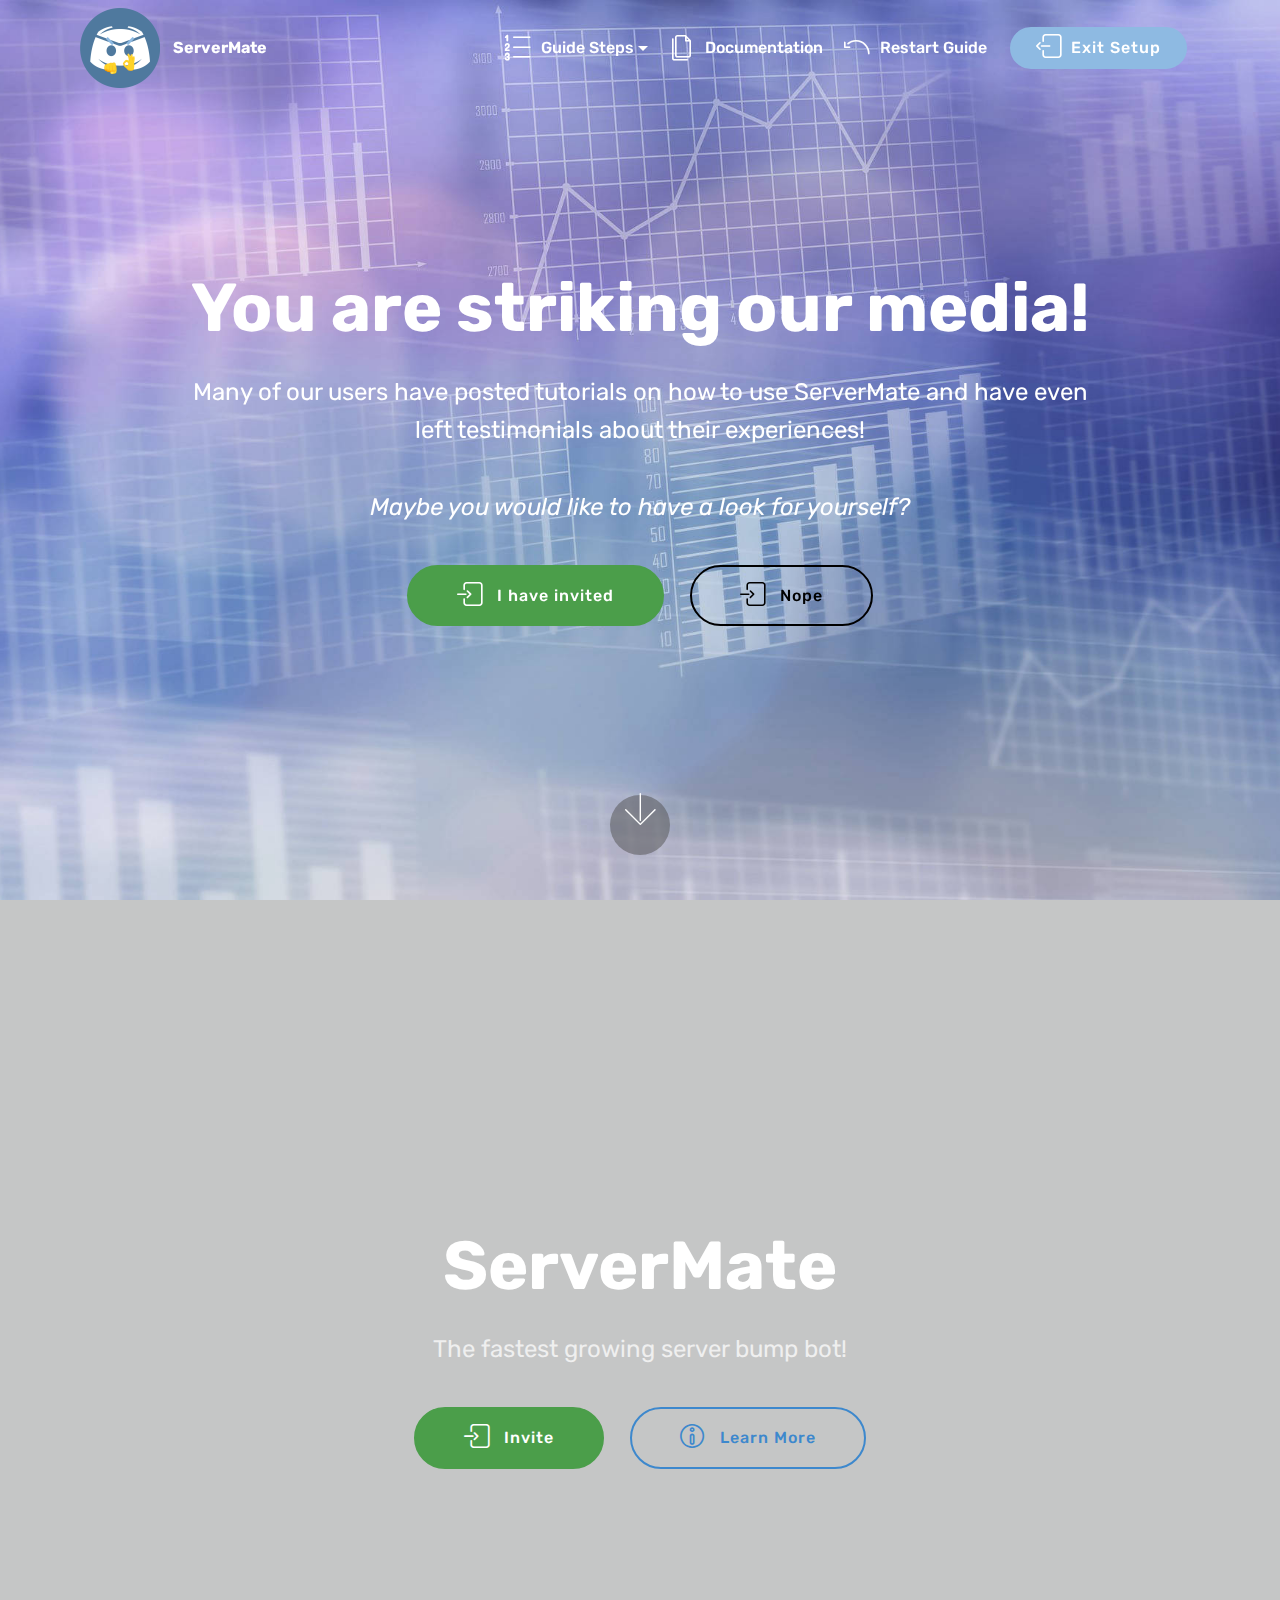
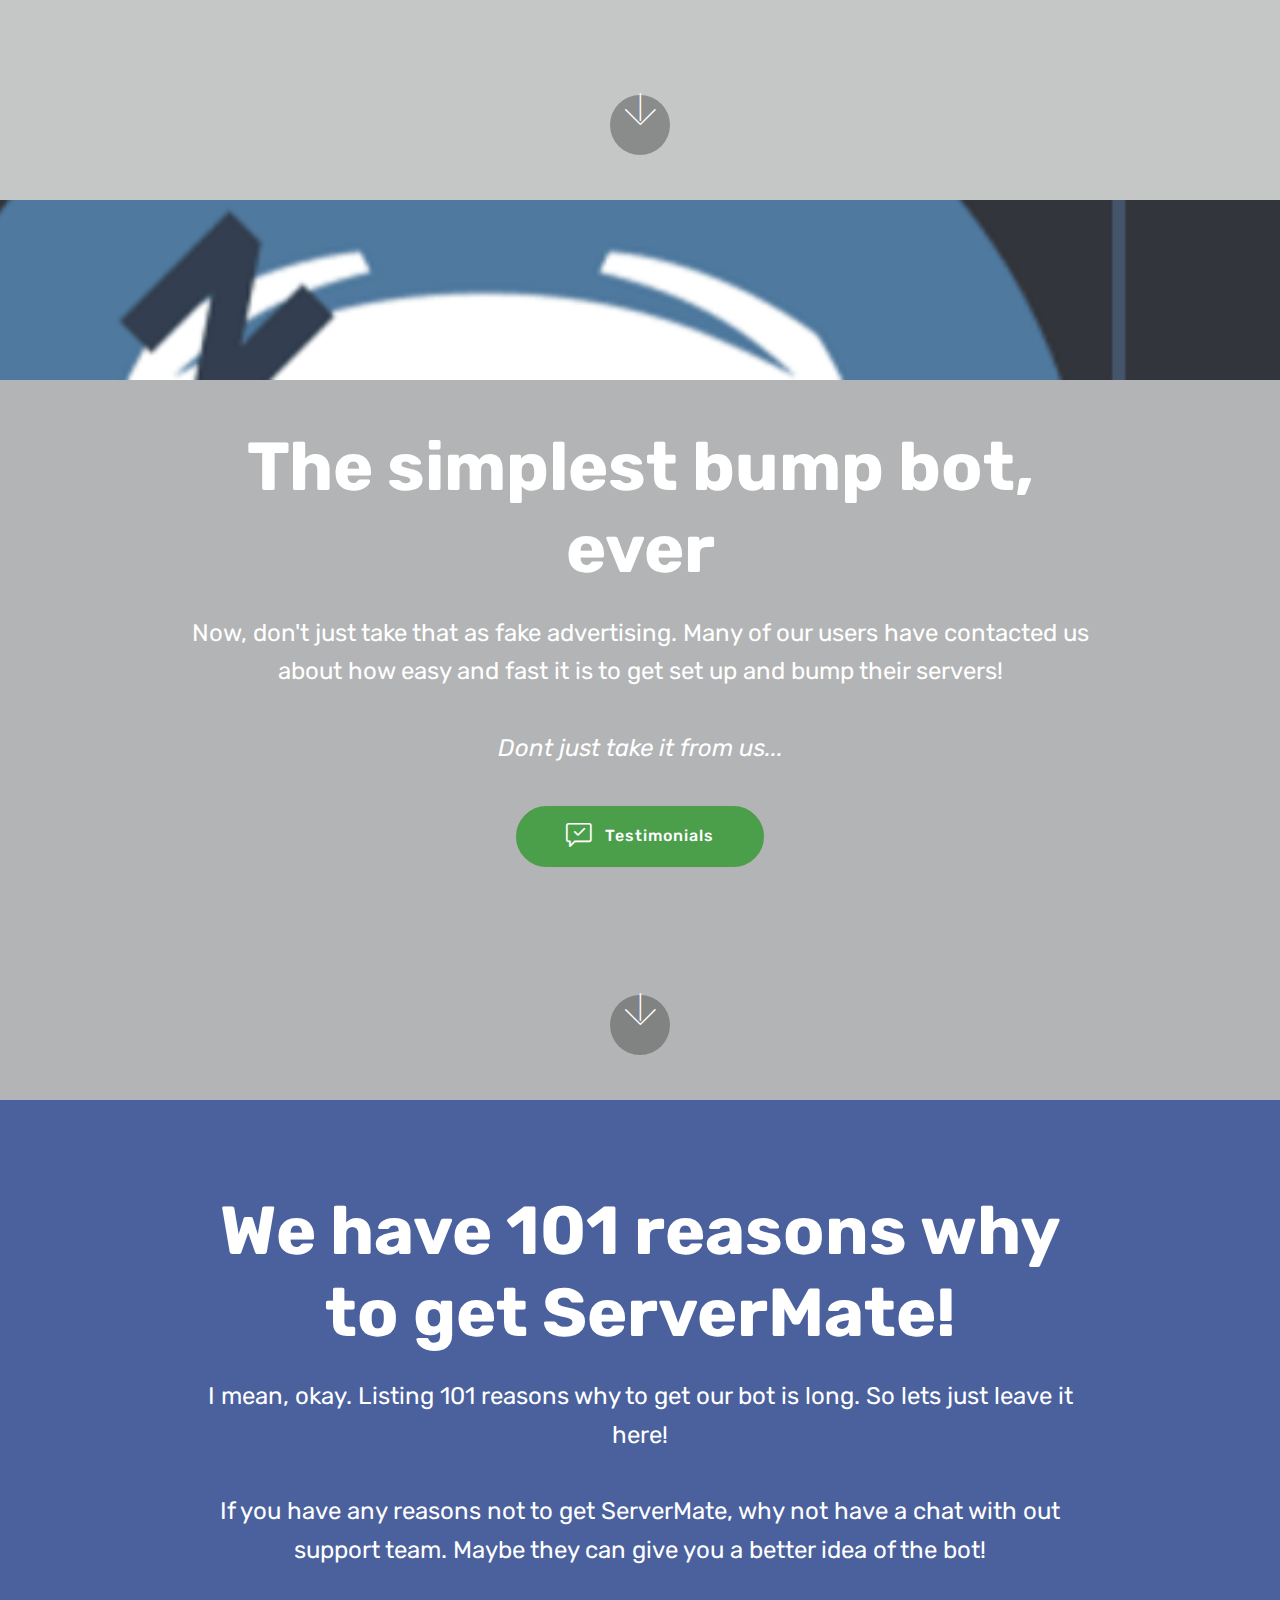
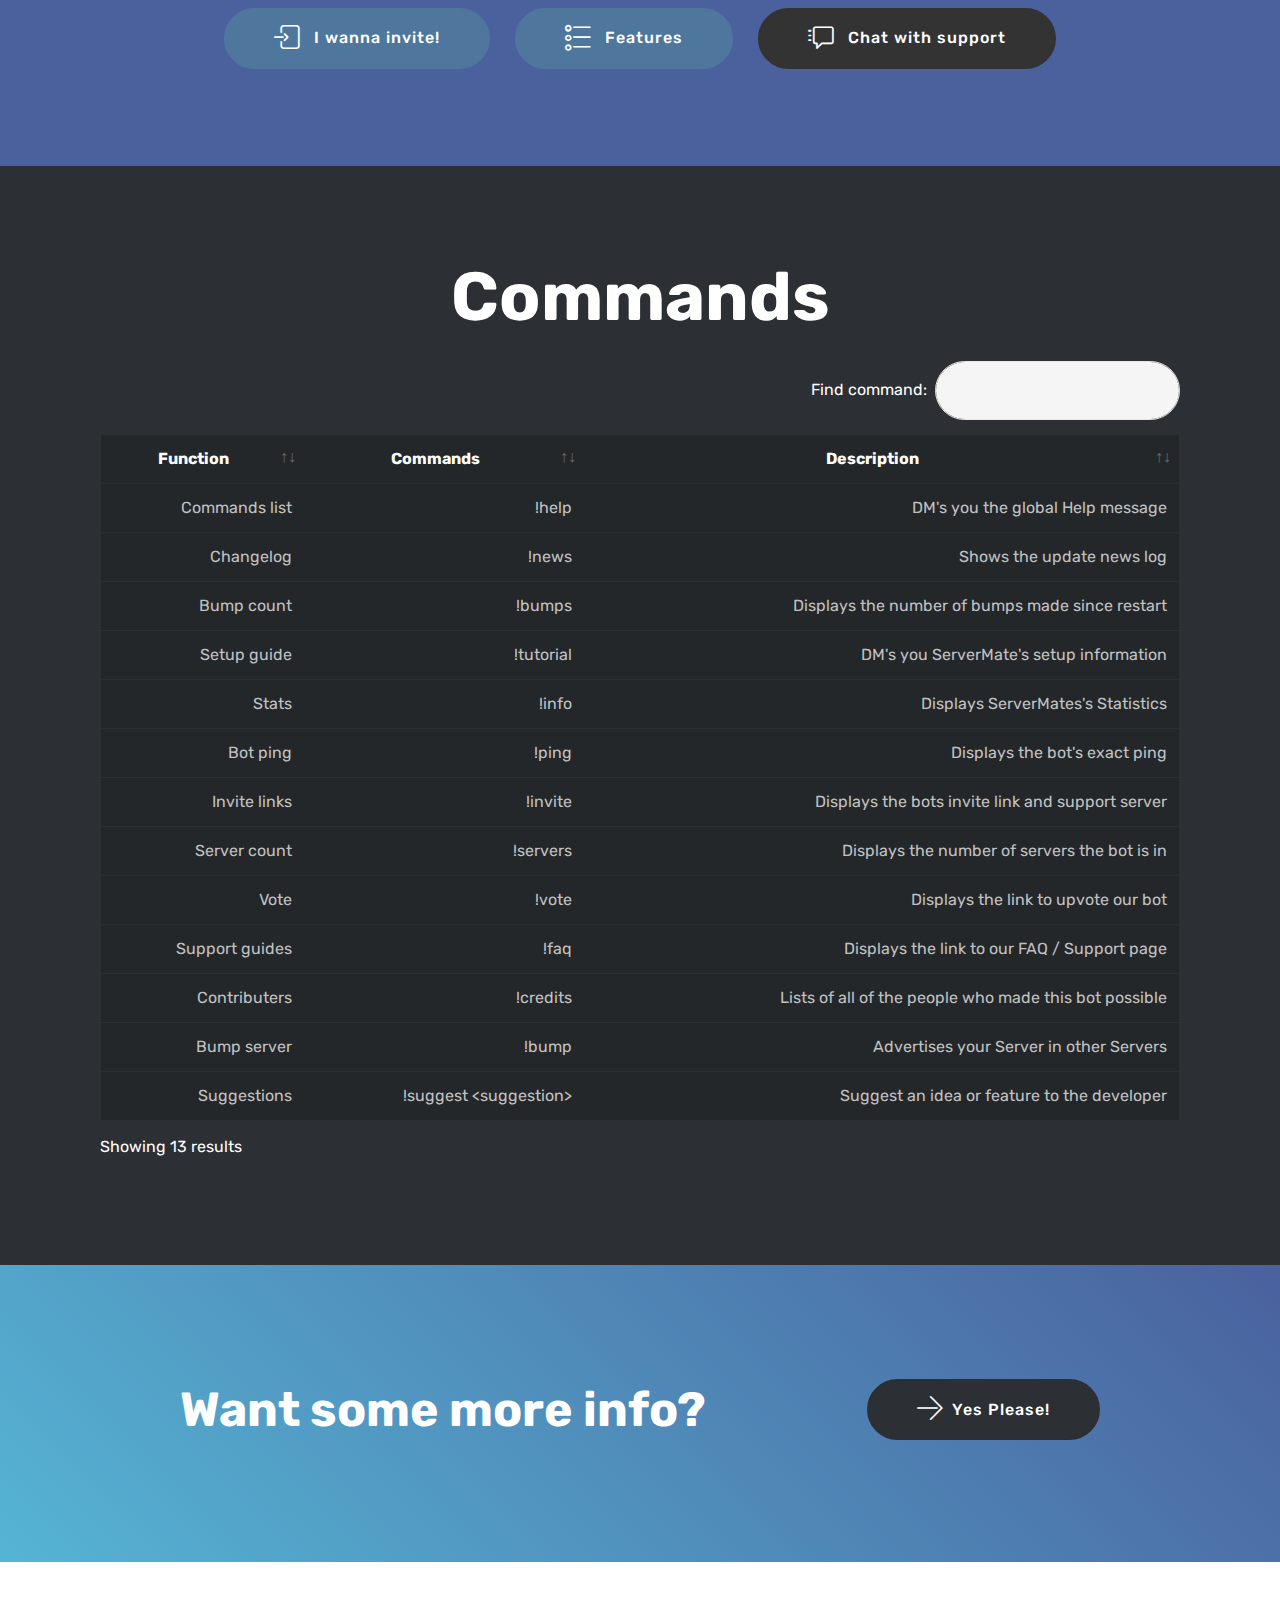
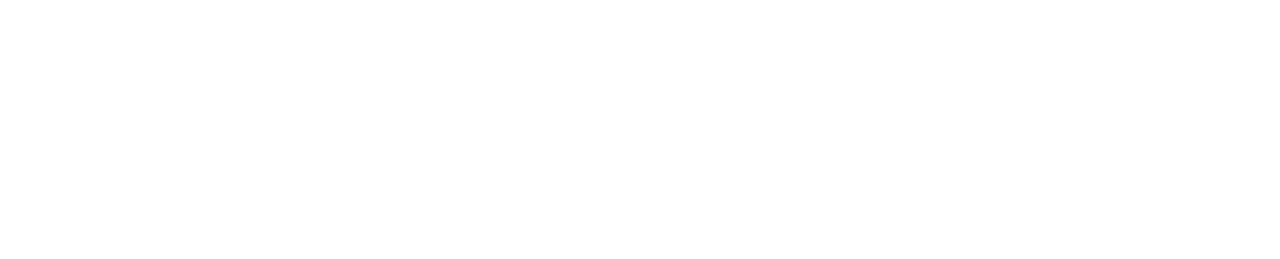
<file: interactive/servermate/test.html>
<!DOCTYPE html>
<html >
<head>
  <!-- Site made with Mobirise Website Builder v4.8.10, https://mobirise.com -->
  <meta charset="UTF-8">
  <meta http-equiv="X-UA-Compatible" content="IE=edge">
  <meta name="generator" content="Mobirise v4.8.10, mobirise.com">
  <meta name="viewport" content="width=device-width, initial-scale=1, minimum-scale=1">
  <link rel="shortcut icon" href="assets/images/servermate-ico-160x160.png" type="image/x-icon">
  <meta name="description" content="">
  <title>Test page</title>
  <link rel="stylesheet" href="assets/web/assets/mobirise-icons/mobirise-icons.css">
  <link rel="stylesheet" href="assets/web/assets/mobirise-icons-bold/mobirise-icons-bold.css">
  <link rel="stylesheet" href="assets/tether/tether.min.css">
  <link rel="stylesheet" href="assets/soundcloud-plugin/style.css">
  <link rel="stylesheet" href="assets/bootstrap/css/bootstrap.min.css">
  <link rel="stylesheet" href="assets/bootstrap/css/bootstrap-grid.min.css">
  <link rel="stylesheet" href="assets/bootstrap/css/bootstrap-reboot.min.css">
  <link rel="stylesheet" href="assets/gdpr-plugin/gdpr-styles.css">
  <link rel="stylesheet" href="assets/dropdown/css/style.css">
  <link rel="stylesheet" href="assets/datatables/data-tables.bootstrap4.min.css">
  <link rel="stylesheet" href="assets/socicon/css/styles.css">
  <link rel="stylesheet" href="assets/theme/css/style.css">
  <link rel="stylesheet" href="assets/mobirise/css/mbr-additional.css" type="text/css">
  
  
  
</head>
<body>

<!-- Google Analytics -->
<script type="text/javascript">window.$crisp=[];window.CRISP_WEBSITE_ID="b34f7dd9-9bef-49c3-a5a6-40b76d47f0d9";(function(){d=document;s=d.createElement("script");s.src="https://client.crisp.chat/l.js";s.async=1;d.getElementsByTagName("head")[0].appendChild(s);})();</script>
<!-- /Google Analytics -->


  <section class="menu cid-rgcmp9BZFA" once="menu" id="menu1-1x">

    

    <nav class="navbar navbar-expand beta-menu navbar-dropdown align-items-center navbar-fixed-top navbar-toggleable-sm bg-color transparent">
        <button class="navbar-toggler navbar-toggler-right" type="button" data-toggle="collapse" data-target="#navbarSupportedContent" aria-controls="navbarSupportedContent" aria-expanded="false" aria-label="Toggle navigation">
            <div class="hamburger">
                <span></span>
                <span></span>
                <span></span>
                <span></span>
            </div>
        </button>
        <div class="menu-logo">
            <div class="navbar-brand">
                <span class="navbar-logo">
                    
                         <a href="https://dlnbots.github.io/servermate"><img src="assets/images/servermate-ico-160x160.png" alt="Devlin Bots Logo" title="" style="height: 5rem;"></a>
                    
                </span>
                <span class="navbar-caption-wrap"><a class="navbar-caption text-white display-4" href="https://dlnbots.github.io/servermate">
                        ServerMate</a></span>
            </div>
        </div>
        <div class="collapse navbar-collapse" id="navbarSupportedContent">
            <ul class="navbar-nav nav-dropdown" data-app-modern-menu="true"><li class="nav-item dropdown open"><a class="nav-link link text-white dropdown-toggle display-4" href="features.html#feed-1v" data-toggle="dropdown-submenu" aria-expanded="true"><span class="mbrib-numbered-list mbr-iconfont mbr-iconfont-btn"></span>Guide Steps</a><div class="dropdown-menu"><a class="text-white dropdown-item display-4" href="invite.html#header2-25"><span class="mbrib-login mbr-iconfont mbr-iconfont-btn"></span>Invite</a><div class="dropdown open"><a class="text-white dropdown-item dropdown-toggle display-4" href="bump.html#header2-28" data-toggle="dropdown-submenu" aria-expanded="true"><span class="mbrib-paper-plane mbr-iconfont mbr-iconfont-btn"></span>Bump</a><div class="dropdown-menu dropdown-submenu"><a class="text-white dropdown-item display-4" href="bump.html#header2-28">Channel</a><a class="text-white dropdown-item display-4" href="message.html#header2-2c">Partner Message</a><a class="text-white dropdown-item display-4" href="page6.html#header2-2g">!bump</a></div></div><a class="text-white dropdown-item display-4" href="https://devlinbots.gitbook.io/servermate/general/global" aria-expanded="false"><span class="mbrib-chat mbr-iconfont mbr-iconfont-btn"></span>Global Chat</a></div></li><li class="nav-item"><a class="nav-link link text-white display-4" href="https://devlinbots.gitbook.io/servermate/"><span class="mbrib-pages mbr-iconfont mbr-iconfont-btn"></span>Documentation</a></li><li class="nav-item"><a class="nav-link link text-white display-4" href="index.html#header2-1q" aria-expanded="false"><span class="mbrib-undo mbr-iconfont mbr-iconfont-btn"></span>Restart Guide</a></li></ul>
            <div class="navbar-buttons mbr-section-btn"><a class="btn btn-sm btn-secondary display-4" href="https://dlnhelp.github.io/servermate" target="_blank"><span class="mbrib-logout mbr-iconfont mbr-iconfont-btn"></span>Exit Setup</a></div>
        </div>
    </nav>
</section>

<section class="engine"><a href="https://mobirise.info/n">free simple website templates</a></section><section class="cid-rgcmp8f5nY mbr-fullscreen mbr-parallax-background" id="header2-1w">

    

    

    <div class="container align-center">
        <div class="row justify-content-md-center">
            <div class="mbr-white col-md-10">
                <h1 class="mbr-section-title mbr-bold pb-3 mbr-fonts-style display-1">You are striking our media!</h1>
                
                <p class="mbr-text pb-3 mbr-fonts-style display-5">
                    Many of our users have posted tutorials on how to use ServerMate and have even left testimonials about their experiences!<br><br><em>Maybe you would like to have a look for yourself?</em></p>
                <div class="mbr-section-btn"><a class="btn btn-md btn-success display-4" href="https://www.youtube.com/results?search_query=ServerMate+discord" target="_blank"><span class="mbrib-login mbr-iconfont mbr-iconfont-btn"></span>I have invited</a> <a class="btn btn-md btn-black-outline display-4" href="https://www.youtube.com/results?search_query=ServerMate+discord" target="_blank"><span class="mbrib-login mbr-iconfont mbr-iconfont-btn"></span>Nope</a></div>
            </div>
        </div>
    </div>
    <div class="mbr-arrow hidden-sm-down" aria-hidden="true">
        <a href="#next">
            <i class="mbri-down mbr-iconfont"></i>
        </a>
    </div>
</section>

<section class="cid-rgcmpaUoeF mbr-fullscreen" data-bg-video="https://www.youtube.com/watch?v=o0CPB-IxwXc" id="header2-1y">

    

    <div class="mbr-overlay" style="opacity: 0.2; background-color: rgb(35, 39, 42);"></div>

    <div class="container align-center">
        <div class="row justify-content-md-center">
            <div class="mbr-white col-md-10">
                <h1 class="mbr-section-title mbr-bold pb-3 mbr-fonts-style display-1">
                    ServerMate</h1>
                
                <p class="mbr-text pb-3 mbr-fonts-style display-5">
                    The fastest growing server bump bot!<br></p>
                <div class="mbr-section-btn"><a class="btn btn-md btn-success display-4" href="index.html#content4-8"><span class="mbrib-login mbr-iconfont mbr-iconfont-btn"></span>Invite</a> <a class="btn btn-md btn-secondary-outline display-4" href="index.html#header2-2b"><span class="mbrib-info mbr-iconfont mbr-iconfont-btn"></span>Learn More</a></div>
            </div>
        </div>
    </div>
    <div class="mbr-arrow hidden-sm-down" aria-hidden="true">
        <a href="#next">
            <i class="mbri-down mbr-iconfont"></i>
        </a>
    </div>
</section>

<section class="cid-rgcmpbZDLI mbr-fullscreen mbr-parallax-background" id="header2-1z">

    

    <div class="mbr-overlay" style="opacity: 0.3; background-color: rgb(44, 47, 51);"></div>

    <div class="container align-center">
        <div class="row justify-content-md-center">
            <div class="mbr-white col-md-10">
                <h1 class="mbr-section-title mbr-bold pb-3 mbr-fonts-style display-1">
                    The simplest bump bot, ever</h1>
                
                <p class="mbr-text pb-3 mbr-fonts-style display-5">
                    Now, don't just take that as fake advertising. Many of our users have contacted us about how easy and fast it is to get set up and bump their servers!<br><br><em>Dont just take it from us...</em></p>
                <div class="mbr-section-btn"><a class="btn btn-md btn-success display-4" href="features.html#testimonials1-27"><span class="mbrib-cust-feedback mbr-iconfont mbr-iconfont-btn"></span>Testimonials</a></div>
            </div>
        </div>
    </div>
    <div class="mbr-arrow hidden-sm-down" aria-hidden="true">
        <a href="#next">
            <i class="mbri-down mbr-iconfont"></i>
        </a>
    </div>
</section>

<section class="header1 cid-rgcmpcZBLt" id="header1-20">

    

    

    <div class="container">
        <div class="row justify-content-md-center">
            <div class="mbr-white col-md-10">
                <h1 class="mbr-section-title align-center mbr-bold pb-3 mbr-fonts-style display-1">
                    We have 101 reasons why to get ServerMate!</h1>
                
                <p class="mbr-text align-center pb-3 mbr-fonts-style display-5">
                    I mean, okay. Listing 101 reasons why to get our bot is long. So lets just leave it here!<br><br>If you have any reasons not to get ServerMate, why not have a chat with out support team. Maybe they can give you a better idea of the bot!</p>
                <div class="mbr-section-btn align-center"><a class="btn btn-md btn-primary display-4" href="https://dlnbots.github.io/servermate/invite" target="_blank"><span class="mbrib-login mbr-iconfont mbr-iconfont-btn"></span>I wanna invite!</a> <a class="btn btn-md btn-primary display-4" href="https://dlnbots.github.io/servermate/invite" target="_blank"><span class="mbrib-bulleted-list mbr-iconfont mbr-iconfont-btn"></span>Features</a>  <a class="btn btn-md btn-black display-4" href="https://invite.gg/db" target="_blank"><span class="mbrib-help mbr-iconfont mbr-iconfont-btn"></span>Chat with support</a></div>
            </div>
        </div>
    </div>

</section>

<section class="header1 cid-rgcmpdMFNK" id="header1-21">

    

    

    <div class="container">
        <div class="row justify-content-md-center">
            <div class="mbr-white col-md-10">
                <h1 class="mbr-section-title align-center mbr-bold pb-3 mbr-fonts-style display-1">
                    Commands</h1>
                
                
                
            </div>
        </div>
    </div>

</section>

<section class="section-table cid-rgcmpeHXAN" id="table1-22">

  
  
  <div class="container container-table">
      
      
      <div class="table-wrapper">
        <div class="container">
          <div class="row search">
            <div class="col-md-6"></div>
            <div class="col-md-6">
                <div class="dataTables_filter">
                  <label class="searchInfo mbr-fonts-style display-7">Find command:</label>
                  <input class="form-control input-sm" disabled="">
                </div>
            </div>
          </div>
        </div>

        <div class="container scroll">
          <table class="table isSearch" cellspacing="0">
            <thead>
              <tr class="table-heads ">
                  
                  
                  
                  
              <th class="head-item mbr-fonts-style display-7">
                      Function</th><th class="head-item mbr-fonts-style display-7">
                      Commands</th><th class="head-item mbr-fonts-style display-7">
                      Description</th></tr>
            </thead>

            <tbody>
              
              
              
              
            <tr> 
                
                
                
                
              <td class="body-item mbr-fonts-style display-7">Commands list</td><td class="body-item mbr-fonts-style display-7">!help</td><td class="body-item mbr-fonts-style display-7">DM's you the global Help message</td></tr><tr> 
                
                
                
                
              <td class="body-item mbr-fonts-style display-7">Changelog</td><td class="body-item mbr-fonts-style display-7">!news</td><td class="body-item mbr-fonts-style display-7">&nbsp;Shows the update news log</td></tr><tr> 
                
                
                
                
              <td class="body-item mbr-fonts-style display-7">Bump count</td><td class="body-item mbr-fonts-style display-7">!bumps</td><td class="body-item mbr-fonts-style display-7">Displays the number of bumps made since restart</td></tr><tr> 
                
                
                
                
              <td class="body-item mbr-fonts-style display-7">Setup guide</td><td class="body-item mbr-fonts-style display-7">!tutorial</td><td class="body-item mbr-fonts-style display-7">DM's you ServerMate's setup information</td></tr><tr> 
                
                
                
                
              <td class="body-item mbr-fonts-style display-7">Stats</td><td class="body-item mbr-fonts-style display-7">!info</td><td class="body-item mbr-fonts-style display-7">Displays ServerMates's Statistics</td></tr><tr> 
                
                
                
                
              <td class="body-item mbr-fonts-style display-7">Bot ping</td><td class="body-item mbr-fonts-style display-7">!ping</td><td class="body-item mbr-fonts-style display-7">&nbsp;Displays the bot's exact ping</td></tr><tr> 
                
                
                
                
              <td class="body-item mbr-fonts-style display-7">Invite links</td><td class="body-item mbr-fonts-style display-7">!invite</td><td class="body-item mbr-fonts-style display-7">Displays the bots invite link and support server</td></tr><tr> 
                
                
                
                
              <td class="body-item mbr-fonts-style display-7">Server count</td><td class="body-item mbr-fonts-style display-7">!servers</td><td class="body-item mbr-fonts-style display-7">Displays the number of servers the bot is in</td></tr><tr> 
                
                
                
                
              <td class="body-item mbr-fonts-style display-7">Vote</td><td class="body-item mbr-fonts-style display-7">!vote</td><td class="body-item mbr-fonts-style display-7">Displays the link to upvote our bot</td></tr><tr> 
                
                
                
                
              <td class="body-item mbr-fonts-style display-7">Support guides</td><td class="body-item mbr-fonts-style display-7">!faq</td><td class="body-item mbr-fonts-style display-7">Displays the link to our FAQ / Support page</td></tr><tr> 
                
                
                
                
              <td class="body-item mbr-fonts-style display-7">Contributers</td><td class="body-item mbr-fonts-style display-7">!credits</td><td class="body-item mbr-fonts-style display-7">Lists of all of the people who made this bot possible</td></tr><tr> 
                
                
                
                
              <td class="body-item mbr-fonts-style display-7">Bump server</td><td class="body-item mbr-fonts-style display-7">!bump</td><td class="body-item mbr-fonts-style display-7">Advertises your Server in other Servers</td></tr><tr> 
                
                
                
                
              <td class="body-item mbr-fonts-style display-7">Suggestions</td><td class="body-item mbr-fonts-style display-7">!suggest &lt;suggestion&gt;</td><td class="body-item mbr-fonts-style display-7">Suggest an idea or feature to the developer</td></tr></tbody>
          </table>
        </div>
        <div class="container table-info-container">
          <div class="row info">
            <div class="col-md-6">
              <div class="dataTables_info mbr-fonts-style display-7">
                <span class="infoBefore">Showing</span>
                <span class="inactive infoRows"></span>
                <span class="infoAfter">results</span>
                <span class="infoFilteredBefore">/</span>
                <span class="inactive infoRows"></span>
                <span class="infoFilteredAfter">results</span>
              </div>
            </div>
            <div class="col-md-6"></div>
          </div>
        </div>
      </div>
    </div>
</section>

<section class="mbr-section info1 cid-rgcmphx7uN" id="info1-23">

    

    
    <div class="container">
        <div class="row justify-content-center content-row">
            <div class="media-container-column title col-12 col-lg-7 col-md-6">
                
                <h2 class="align-left mbr-bold mbr-fonts-style display-2">Want some more info?</h2>
            </div>
            <div class="media-container-column col-12 col-lg-3 col-md-4">
                <div class="mbr-section-btn align-right py-4"><a class="btn btn-danger display-4" href="features.html"><span class="mbrib-right mbr-iconfont mbr-iconfont-btn"></span>Yes Please!</a></div>
            </div>
        </div>
    </div>
</section>

<section class="cid-rgcmpilRCC mbr-reveal mbr-parallax-background" id="footer1-24">

    

    <div class="mbr-overlay" style="background-color: rgb(35, 39, 42); opacity: 0.8;"></div>

    <div class="container">
        <div class="media-container-row content text-white">
            <div class="col-12 col-md-3">
                <div class="media-wrap">
                    
                        <a href="https://dlnbots.github.io"><img src="assets/images/bot-guild-192x192.png" alt="Devlin Bots Logo" title=""></a>
                    
                </div>
            </div>
            <div class="col-12 col-md-3 mbr-fonts-style display-7">
                <h5 class="pb-3">Contact us</h5>
                <p class="mbr-text">Email: dev.beebee1234567891@outlook.com
<br>Discord: <a href="https://invite.gg/db" target="_blank">invite.gg/db</a></p>
            </div>
            <div class="col-12 col-md-3 mbr-fonts-style display-7">
                <h5 class="pb-3">Our Bots</h5>
                <p class="mbr-text"><a href="https://dlnbots.github.io/servermate">ServerMate</a><a href="https://dlnbots.github.io/devlinbot"><br></a><a href="https://dlnbots.github.io/char">Char</a><br><a href="https://dlnbots.github.io/devlinbot">DevlinBot</a><br><a href="https://dlnbots.github.io/musicbot">Musicbot</a></p>
            </div>
            <div class="col-12 col-md-3 mbr-fonts-style display-7">
                <h5 class="pb-3">Links</h5>
                <p class="mbr-text"><a href="https://dlnbots.github.io/servermate/terms">ServerMate TOS</a><br>Devlin Support</p>
            </div>
        </div>
        <div class="footer-lower">
            <div class="media-container-row">
                <div class="col-sm-12">
                    <hr>
                </div>
            </div>
            <div class="media-container-row mbr-white">
                <div class="col-sm-6 copyright">
                    <p class="mbr-text mbr-fonts-style display-7">
                        © Devlin Studios 2018 - 2020</p>
                </div>
                <div class="col-md-6">
                    <div class="social-list align-right">
                        <div class="soc-item">
                            <a href="https://twitter.com/mateserver" target="_blank">
                                <span class="mbr-iconfont mbr-iconfont-social socicon-twitter socicon"></span>
                            </a>
                        </div>
                        <div class="soc-item">
                            <a href="https://invite.gg/db" target="_blank">
                                <span class="mbr-iconfont mbr-iconfont-social socicon-discord socicon"></span>
                            </a>
                        </div>
                        
                        
                        
                        
                    </div>
                </div>
            </div>
        </div>
    </div>
</section>


  <script src="assets/web/assets/jquery/jquery.min.js"></script>
  <script src="assets/popper/popper.min.js"></script>
  <script src="assets/tether/tether.min.js"></script>
  <script src="assets/bootstrap/js/bootstrap.min.js"></script>
  <script src="assets/smoothscroll/smooth-scroll.js"></script>
  <script src="assets/dropdown/js/script.min.js"></script>
  <script src="assets/touchswipe/jquery.touch-swipe.min.js"></script>
  <script src="assets/ytplayer/jquery.mb.ytplayer.min.js"></script>
  <script src="assets/vimeoplayer/jquery.mb.vimeo_player.js"></script>
  <script src="assets/datatables/jquery.data-tables.min.js"></script>
  <script src="assets/datatables/data-tables.bootstrap4.min.js"></script>
  <script src="assets/parallax/jarallax.min.js"></script>
  <script src="assets/theme/js/script.js"></script>
  
  
 <div id="scrollToTop" class="scrollToTop mbr-arrow-up"><a style="text-align: center;"><i></i></a></div>
  </body>
</html>
</file>
<file: assets/web/assets/mobirise-icons-bold/mobirise-icons-bold.css>
@font-face {
  font-family: 'mobirise-icons-bold';
  src:  url('mobirise-icons-bold.eot?m1l4yr');
  src:  url('mobirise-icons-bold.eot?m1l4yr#iefix') format('embedded-opentype'),
    url('mobirise-icons-bold.ttf?m1l4yr') format('truetype'),
    url('mobirise-icons-bold.woff?m1l4yr') format('woff'),
    url('mobirise-icons-bold.svg?m1l4yr#mobirise-icons-bold') format('svg');
  font-weight: normal;
  font-style: normal;
}

[class^="mbrib-"], [class*="mbrib-"] {
  /* use !important to prevent issues with browser extensions that change fonts */
  font-family: 'mobirise-icons-bold' !important;
  speak: none;
  font-style: normal;
  font-weight: normal;
  font-variant: normal;
  text-transform: none;
  line-height: 1;

  /* Better Font Rendering =========== */
  -webkit-font-smoothing: antialiased;
  -moz-osx-font-smoothing: grayscale;
}

.mbrib-add-submenu:before {
  content: "\e900";
}
.mbrib-alert:before {
  content: "\e901";
}
.mbrib-align-center:before {
  content: "\e902";
}
.mbrib-align-justify:before {
  content: "\e903";
}
.mbrib-align-left:before {
  content: "\e904";
}
.mbrib-align-right:before {
  content: "\e905";
}
.mbrib-android:before {
  content: "\e906";
}
.mbrib-apple:before {
  content: "\e907";
}
.mbrib-arrow-down:before {
  content: "\e908";
}
.mbrib-arrow-next:before {
  content: "\e909";
}
.mbrib-arrow-prev:before {
  content: "\e90a";
}
.mbrib-arrow-up:before {
  content: "\e90b";
}
.mbrib-bold:before {
  content: "\e90c";
}
.mbrib-bookmark:before {
  content: "\e90d";
}
.mbrib-bootstrap:before {
  content: "\e90e";
}
.mbrib-briefcase:before {
  content: "\e90f";
}
.mbrib-browse:before {
  content: "\e910";
}
.mbrib-bulleted-list:before {
  content: "\e911";
}
.mbrib-calendar:before {
  content: "\e912";
}
.mbrib-camera:before {
  content: "\e913";
}
.mbrib-cart-add:before {
  content: "\e914";
}
.mbrib-cart-full:before {
  content: "\e915";
}
.mbrib-cash:before {
  content: "\e916";
}
.mbrib-change-style:before {
  content: "\e917";
}
.mbrib-chat:before {
  content: "\e918";
}
.mbrib-clock:before {
  content: "\e919";
}
.mbrib-close:before {
  content: "\e91a";
}
.mbrib-cloud:before {
  content: "\e91b";
}
.mbrib-code:before {
  content: "\e91c";
}
.mbrib-contact-form:before {
  content: "\e91d";
}
.mbrib-credit-card:before {
  content: "\e91e";
}
.mbrib-cursor-click:before {
  content: "\e91f";
}
.mbrib-cust-feedback:before {
  content: "\e920";
}
.mbrib-database:before {
  content: "\e921";
}
.mbrib-delivery:before {
  content: "\e922";
}
.mbrib-desktop:before {
  content: "\e923";
}
.mbrib-devices:before {
  content: "\e924";
}
.mbrib-down:before {
  content: "\e925";
}
.mbrib-download:before {
  content: "\e926";
}
.mbrib-drag-n-drop:before {
  content: "\e927";
}
.mbrib-drag-n-drop2:before {
  content: "\e928";
}
.mbrib-edit:before {
  content: "\e929";
}
.mbrib-edit2:before {
  content: "\e92a";
}
.mbrib-error:before {
  content: "\e92b";
}
.mbrib-extension:before {
  content: "\e92c";
}
.mbrib-features:before {
  content: "\e92d";
}
.mbrib-file:before {
  content: "\e92e";
}
.mbrib-flag:before {
  content: "\e92f";
}
.mbrib-folder:before {
  content: "\e930";
}
.mbrib-gift:before {
  content: "\e931";
}
.mbrib-github:before {
  content: "\e932";
}
.mbrib-globe-2:before {
  content: "\e933";
}
.mbrib-globe:before {
  content: "\e934";
}
.mbrib-growing-chart:before {
  content: "\e935";
}
.mbrib-hearth:before {
  content: "\e936";
}
.mbrib-help:before {
  content: "\e937";
}
.mbrib-home:before {
  content: "\e938";
}
.mbrib-hot-cup:before {
  content: "\e939";
}
.mbrib-idea:before {
  content: "\e93a";
}
.mbrib-image-gallery:before {
  content: "\e93b";
}
.mbrib-image-slider:before {
  content: "\e93c";
}
.mbrib-info:before {
  content: "\e93d";
}
.mbrib-italic:before {
  content: "\e93e";
}
.mbrib-key:before {
  content: "\e93f";
}
.mbrib-laptop:before {
  content: "\e940";
}
.mbrib-layers:before {
  content: "\e941";
}
.mbrib-left-right:before {
  content: "\e942";
}
.mbrib-left:before {
  content: "\e943";
}
.mbrib-letter:before {
  content: "\e944";
}
.mbrib-like:before {
  content: "\e945";
}
.mbrib-link:before {
  content: "\e946";
}
.mbrib-lock:before {
  content: "\e947";
}
.mbrib-login:before {
  content: "\e948";
}
.mbrib-logout:before {
  content: "\e949";
}
.mbrib-magic-stick:before {
  content: "\e94a";
}
.mbrib-map-pin:before {
  content: "\e94b";
}
.mbrib-menu:before {
  content: "\e94c";
}
.mbrib-mobile:before {
  content: "\e94d";
}
.mbrib-mobile2:before {
  content: "\e94e";
}
.mbrib-mobirise:before {
  content: "\e94f";
}
.mbrib-more-horizontal:before {
  content: "\e950";
}
.mbrib-more-vertical:before {
  content: "\e951";
}
.mbrib-music:before {
  content: "\e952";
}
.mbrib-new-file:before {
  content: "\e953";
}
.mbrib-numbered-list:before {
  content: "\e954";
}
.mbrib-opened-folder:before {
  content: "\e955";
}
.mbrib-pages:before {
  content: "\e956";
}
.mbrib-paper-plane:before {
  content: "\e957";
}
.mbrib-paperclip:before {
  content: "\e958";
}
.mbrib-photo:before {
  content: "\e959";
}
.mbrib-photos:before {
  content: "\e95a";
}
.mbrib-pin:before {
  content: "\e95b";
}
.mbrib-play:before {
  content: "\e95c";
}
.mbrib-plus:before {
  content: "\e95d";
}
.mbrib-preview:before {
  content: "\e95e";
}
.mbrib-print:before {
  content: "\e95f";
}
.mbrib-protect:before {
  content: "\e960";
}
.mbrib-question:before {
  content: "\e961";
}
.mbrib-quote-left:before {
  content: "\e962";
}
.mbrib-quote-right:before {
  content: "\e963";
}
.mbrib-redo:before {
  content: "\e964";
}
.mbrib-refresh:before {
  content: "\e965";
}
.mbrib-responsive:before {
  content: "\e966";
}
.mbrib-right:before {
  content: "\e967";
}
.mbrib-rocket:before {
  content: "\e968";
}
.mbrib-sad-face:before {
  content: "\e969";
}
.mbrib-sale:before {
  content: "\e96a";
}
.mbrib-save:before {
  content: "\e96b";
}
.mbrib-search:before {
  content: "\e96c";
}
.mbrib-setting:before {
  content: "\e96d";
}
.mbrib-setting2:before {
  content: "\e96e";
}
.mbrib-setting3:before {
  content: "\e96f";
}
.mbrib-share:before {
  content: "\e970";
}
.mbrib-shopping-bag:before {
  content: "\e971";
}
.mbrib-shopping-basket:before {
  content: "\e972";
}
.mbrib-shopping-cart:before {
  content: "\e973";
}
.mbrib-sites:before {
  content: "\e974";
}
.mbrib-smile-face:before {
  content: "\e975";
}
.mbrib-speed:before {
  content: "\e976";
}
.mbrib-star:before {
  content: "\e977";
}
.mbrib-success:before {
  content: "\e978";
}
.mbrib-sun:before {
  content: "\e979";
}
.mbrib-sun2:before {
  content: "\e97a";
}
.mbrib-tablet-vertical:before {
  content: "\e97b";
}
.mbrib-tablet:before {
  content: "\e97c";
}
.mbrib-target:before {
  content: "\e97d";
}
.mbrib-timer:before {
  content: "\e97e";
}
.mbrib-to-ftp:before {
  content: "\e97f";
}
.mbrib-to-local-drive:before {
  content: "\e980";
}
.mbrib-touch-swipe:before {
  content: "\e981";
}
.mbrib-touch:before {
  content: "\e982";
}
.mbrib-trash:before {
  content: "\e983";
}
.mbrib-underline:before {
  content: "\e984";
}
.mbrib-undo:before {
  content: "\e985";
}
.mbrib-unlink:before {
  content: "\e986";
}
.mbrib-unlock:before {
  content: "\e987";
}
.mbrib-up-down:before {
  content: "\e988";
}
.mbrib-up:before {
  content: "\e989";
}
.mbrib-update:before {
  content: "\e98a";
}
.mbrib-upload:before {
  content: "\e98b";
}
.mbrib-user:before {
  content: "\e98c";
}
.mbrib-user2:before {
  content: "\e98d";
}
.mbrib-users:before {
  content: "\e98e";
}
.mbrib-video-play:before {
  content: "\e98f";
}
.mbrib-video:before {
  content: "\e990";
}
.mbrib-watch:before {
  content: "\e991";
}
.mbrib-website-theme:before {
  content: "\e992";
}
.mbrib-wifi:before {
  content: "\e993";
}
.mbrib-windows:before {
  content: "\e994";
}
.mbrib-zoom-out:before {
  content: "\e995";
}
</file>
<file: assets/web/assets/mobirise-icons/mobirise-icons.css>
@font-face {
  font-family: 'MobiriseIcons';
  src:  url('mobirise-icons.eot?spat4u');
  src:  url('mobirise-icons.eot?spat4u#iefix') format('embedded-opentype'),
    url('mobirise-icons.ttf?spat4u') format('truetype'),
    url('mobirise-icons.woff?spat4u') format('woff'),
    url('mobirise-icons.svg?spat4u#MobiriseIcons') format('svg');
  font-weight: normal;
  font-style: normal;
}

[class^="mbri-"], [class*=" mbri-"] {
  /* use !important to prevent issues with browser extensions that change fonts */
  font-family: MobiriseIcons !important;
  speak: none;
  font-style: normal;
  font-weight: normal;
  font-variant: normal;
  text-transform: none;
  line-height: 1;

  /* Better Font Rendering =========== */
  -webkit-font-smoothing: antialiased;
  -moz-osx-font-smoothing: grayscale;
}

.mbri-add-submenu:before {
  content: "\e900";
}
.mbri-alert:before {
  content: "\e901";
}
.mbri-align-center:before {
  content: "\e902";
}
.mbri-align-justify:before {
  content: "\e903";
}
.mbri-align-left:before {
  content: "\e904";
}
.mbri-align-right:before {
  content: "\e905";
}
.mbri-android:before {
  content: "\e906";
}
.mbri-apple:before {
  content: "\e907";
}
.mbri-arrow-down:before {
  content: "\e908";
}
.mbri-arrow-next:before {
  content: "\e909";
}
.mbri-arrow-prev:before {
  content: "\e90a";
}
.mbri-arrow-up:before {
  content: "\e90b";
}
.mbri-bold:before {
  content: "\e90c";
}
.mbri-bookmark:before {
  content: "\e90d";
}
.mbri-bootstrap:before {
  content: "\e90e";
}
.mbri-briefcase:before {
  content: "\e90f";
}
.mbri-browse:before {
  content: "\e910";
}
.mbri-bulleted-list:before {
  content: "\e911";
}
.mbri-calendar:before {
  content: "\e912";
}
.mbri-camera:before {
  content: "\e913";
}
.mbri-cart-add:before {
  content: "\e914";
}
.mbri-cart-full:before {
  content: "\e915";
}
.mbri-cash:before {
  content: "\e916";
}
.mbri-change-style:before {
  content: "\e917";
}
.mbri-chat:before {
  content: "\e918";
}
.mbri-clock:before {
  content: "\e919";
}
.mbri-close:before {
  content: "\e91a";
}
.mbri-cloud:before {
  content: "\e91b";
}
.mbri-code:before {
  content: "\e91c";
}
.mbri-contact-form:before {
  content: "\e91d";
}
.mbri-credit-card:before {
  content: "\e91e";
}
.mbri-cursor-click:before {
  content: "\e91f";
}
.mbri-cust-feedback:before {
  content: "\e920";
}
.mbri-database:before {
  content: "\e921";
}
.mbri-delivery:before {
  content: "\e922";
}
.mbri-desktop:before {
  content: "\e923";
}
.mbri-devices:before {
  content: "\e924";
}
.mbri-down:before {
  content: "\e925";
}
.mbri-download:before {
  content: "\e989";
}
.mbri-drag-n-drop:before {
  content: "\e927";
}
.mbri-drag-n-drop2:before {
  content: "\e928";
}
.mbri-edit:before {
  content: "\e929";
}
.mbri-edit2:before {
  content: "\e92a";
}
.mbri-error:before {
  content: "\e92b";
}
.mbri-extension:before {
  content: "\e92c";
}
.mbri-features:before {
  content: "\e92d";
}
.mbri-file:before {
  content: "\e92e";
}
.mbri-flag:before {
  content: "\e92f";
}
.mbri-folder:before {
  content: "\e930";
}
.mbri-gift:before {
  content: "\e931";
}
.mbri-github:before {
  content: "\e932";
}
.mbri-globe:before {
  content: "\e933";
}
.mbri-globe-2:before {
  content: "\e934";
}
.mbri-growing-chart:before {
  content: "\e935";
}
.mbri-hearth:before {
  content: "\e936";
}
.mbri-help:before {
  content: "\e937";
}
.mbri-home:before {
  content: "\e938";
}
.mbri-hot-cup:before {
  content: "\e939";
}
.mbri-idea:before {
  content: "\e93a";
}
.mbri-image-gallery:before {
  content: "\e93b";
}
.mbri-image-slider:before {
  content: "\e93c";
}
.mbri-info:before {
  content: "\e93d";
}
.mbri-italic:before {
  content: "\e93e";
}
.mbri-key:before {
  content: "\e93f";
}
.mbri-laptop:before {
  content: "\e940";
}
.mbri-layers:before {
  content: "\e941";
}
.mbri-left-right:before {
  content: "\e942";
}
.mbri-left:before {
  content: "\e943";
}
.mbri-letter:before {
  content: "\e944";
}
.mbri-like:before {
  content: "\e945";
}
.mbri-link:before {
  content: "\e946";
}
.mbri-lock:before {
  content: "\e947";
}
.mbri-login:before {
  content: "\e948";
}
.mbri-logout:before {
  content: "\e949";
}
.mbri-magic-stick:before {
  content: "\e94a";
}
.mbri-map-pin:before {
  content: "\e94b";
}
.mbri-menu:before {
  content: "\e94c";
}
.mbri-mobile:before {
  content: "\e94d";
}
.mbri-mobile2:before {
  content: "\e94e";
}
.mbri-mobirise:before {
  content: "\e94f";
}
.mbri-more-horizontal:before {
  content: "\e950";
}
.mbri-more-vertical:before {
  content: "\e951";
}
.mbri-music:before {
  content: "\e952";
}
.mbri-new-file:before {
  content: "\e953";
}
.mbri-numbered-list:before {
  content: "\e954";
}
.mbri-opened-folder:before {
  content: "\e955";
}
.mbri-pages:before {
  content: "\e956";
}
.mbri-paper-plane:before {
  content: "\e957";
}
.mbri-paperclip:before {
  content: "\e958";
}
.mbri-photo:before {
  content: "\e959";
}
.mbri-photos:before {
  content: "\e95a";
}
.mbri-pin:before {
  content: "\e95b";
}
.mbri-play:before {
  content: "\e95c";
}
.mbri-plus:before {
  content: "\e95d";
}
.mbri-preview:before {
  content: "\e95e";
}
.mbri-print:before {
  content: "\e95f";
}
.mbri-protect:before {
  content: "\e960";
}
.mbri-question:before {
  content: "\e961";
}
.mbri-quote-left:before {
  content: "\e962";
}
.mbri-quote-right:before {
  content: "\e963";
}
.mbri-refresh:before {
  content: "\e964";
}
.mbri-responsive:before {
  content: "\e965";
}
.mbri-right:before {
  content: "\e966";
}
.mbri-rocket:before {
  content: "\e967";
}
.mbri-sad-face:before {
  content: "\e968";
}
.mbri-sale:before {
  content: "\e969";
}
.mbri-save:before {
  content: "\e96a";
}
.mbri-search:before {
  content: "\e96b";
}
.mbri-setting:before {
  content: "\e96c";
}
.mbri-setting2:before {
  content: "\e96d";
}
.mbri-setting3:before {
  content: "\e96e";
}
.mbri-share:before {
  content: "\e96f";
}
.mbri-shopping-bag:before {
  content: "\e970";
}
.mbri-shopping-basket:before {
  content: "\e971";
}
.mbri-shopping-cart:before {
  content: "\e972";
}
.mbri-sites:before {
  content: "\e973";
}
.mbri-smile-face:before {
  content: "\e974";
}
.mbri-speed:before {
  content: "\e975";
}
.mbri-star:before {
  content: "\e976";
}
.mbri-success:before {
  content: "\e977";
}
.mbri-sun:before {
  content: "\e978";
}
.mbri-sun2:before {
  content: "\e979";
}
.mbri-tablet:before {
  content: "\e97a";
}
.mbri-tablet-vertical:before {
  content: "\e97b";
}
.mbri-target:before {
  content: "\e97c";
}
.mbri-timer:before {
  content: "\e97d";
}
.mbri-to-ftp:before {
  content: "\e97e";
}
.mbri-to-local-drive:before {
  content: "\e97f";
}
.mbri-touch-swipe:before {
  content: "\e980";
}
.mbri-touch:before {
  content: "\e981";
}
.mbri-trash:before {
  content: "\e982";
}
.mbri-underline:before {
  content: "\e983";
}
.mbri-unlink:before {
  content: "\e984";
}
.mbri-unlock:before {
  content: "\e985";
}
.mbri-up-down:before {
  content: "\e986";
}
.mbri-up:before {
  content: "\e987";
}
.mbri-update:before {
  content: "\e988";
}
.mbri-upload:before {
 content: "\e926"; 
}
.mbri-user:before {
  content: "\e98a";
}
.mbri-user2:before {
  content: "\e98b";
}
.mbri-users:before {
  content: "\e98c";
}
.mbri-video:before {
  content: "\e98d";
}
.mbri-video-play:before {
  content: "\e98e";
}
.mbri-watch:before {
  content: "\e98f";
}
.mbri-website-theme:before {
  content: "\e990";
}
.mbri-wifi:before {
  content: "\e991";
}
.mbri-windows:before {
  content: "\e992";
}
.mbri-zoom-out:before {
  content: "\e993";
}
.mbri-redo:before {
  content: "\e994";
}
.mbri-undo:before {
  content: "\e995";
}
</file>
<file: assets/soundcloud-plugin/style.css>
.addons-container {
  position: relative;
  margin-left: auto;
  margin-right: auto;
  padding-right: 15px;
  padding-left: 15px; }
  @media (min-width: 576px) {
    .addons-container {
      padding-right: 15px;
      padding-left: 15px; } }
  @media (min-width: 768px) {
    .addons-container {
      padding-right: 15px;
      padding-left: 15px; } }
  @media (min-width: 992px) {
    .addons-container {
      padding-right: 15px;
      padding-left: 15px; } }
  @media (min-width: 1200px) {
    .addons-container {
      padding-right: 15px;
      padding-left: 15px; } }
  @media (min-width: 576px) {
    .addons-container {
      width: 540px;
      max-width: 100%; } }
  @media (min-width: 768px) {
    .addons-container {
      width: 720px;
      max-width: 100%; } }
  @media (min-width: 992px) {
    .addons-container {
      width: 960px;
      max-width: 100%; } }
  @media (min-width: 1200px) {
    .addons-container {
      width: 1140px;
      max-width: 100%; } }

.addons-container-inner{
    position: relative;
    width: 100%;
    min-height: 1px;
    padding-right: 15px;
    padding-left: 15px;
}
@media (min-width: 567px) {
    .addons-container-inner{
        -ms-flex: 0 0 66.666667%;
        flex: 0 0 66.666667%;
        max-width: 66.666667%;
    }
}
.addons-row{
    display: flex;
    justify-content:center;
}
</file>
<file: assets/socicon/css/styles.css>
@charset "UTF-8";

@font-face {
  font-family: "socicon";
  src:url("../fonts/socicon.eot");
  src:url("../fonts/socicon.eot?#iefix") format("embedded-opentype"),
    url("../fonts/socicon.woff") format("woff"),
    url("../fonts/socicon.ttf") format("truetype"),
    url("../fonts/socicon.svg#socicon") format("svg");
  font-weight: normal;
  font-style: normal;

}

[data-icon]:before {
  font-family: "socicon" !important;
  content: attr(data-icon);
  font-style: normal !important;
  font-weight: normal !important;
  font-variant: normal !important;
  text-transform: none !important;
  speak: none;
  line-height: 1;
  -webkit-font-smoothing: antialiased;
  -moz-osx-font-smoothing: grayscale;
}

[class^="socicon-"]:before,
[class*=" socicon-"]:before {
  font-family: "socicon" !important;
  font-style: normal !important;
  font-weight: normal !important;
  font-variant: normal !important;
  text-transform: none !important;
  speak: none;
  line-height: 1;
  -webkit-font-smoothing: antialiased;
  -moz-osx-font-smoothing: grayscale;
}

.socicon-modelmayhem:before {
  content: "\e000";
}
.socicon-mixcloud:before {
  content: "\e001";
}
.socicon-drupal:before {
  content: "\e002";
}
.socicon-swarm:before {
  content: "\e003";
}
.socicon-istock:before {
  content: "\e004";
}
.socicon-yammer:before {
  content: "\e005";
}
.socicon-ello:before {
  content: "\e006";
}
.socicon-stackoverflow:before {
  content: "\e007";
}
.socicon-persona:before {
  content: "\e008";
}
.socicon-triplej:before {
  content: "\e009";
}
.socicon-houzz:before {
  content: "\e00a";
}
.socicon-rss:before {
  content: "\e00b";
}
.socicon-paypal:before {
  content: "\e00c";
}
.socicon-odnoklassniki:before {
  content: "\e00d";
}
.socicon-airbnb:before {
  content: "\e00e";
}
.socicon-periscope:before {
  content: "\e00f";
}
.socicon-outlook:before {
  content: "\e010";
}
.socicon-coderwall:before {
  content: "\e011";
}
.socicon-tripadvisor:before {
  content: "\e012";
}
.socicon-appnet:before {
  content: "\e013";
}
.socicon-goodreads:before {
  content: "\e014";
}
.socicon-tripit:before {
  content: "\e015";
}
.socicon-lanyrd:before {
  content: "\e016";
}
.socicon-slideshare:before {
  content: "\e017";
}
.socicon-buffer:before {
  content: "\e018";
}
.socicon-disqus:before {
  content: "\e019";
}
.socicon-vkontakte:before {
  content: "\e01a";
}
.socicon-whatsapp:before {
  content: "\e01b";
}
.socicon-patreon:before {
  content: "\e01c";
}
.socicon-storehouse:before {
  content: "\e01d";
}
.socicon-pocket:before {
  content: "\e01e";
}
.socicon-mail:before {
  content: "\e01f";
}
.socicon-blogger:before {
  content: "\e020";
}
.socicon-technorati:before {
  content: "\e021";
}
.socicon-reddit:before {
  content: "\e022";
}
.socicon-dribbble:before {
  content: "\e023";
}
.socicon-stumbleupon:before {
  content: "\e024";
}
.socicon-digg:before {
  content: "\e025";
}
.socicon-envato:before {
  content: "\e026";
}
.socicon-behance:before {
  content: "\e027";
}
.socicon-delicious:before {
  content: "\e028";
}
.socicon-deviantart:before {
  content: "\e029";
}
.socicon-forrst:before {
  content: "\e02a";
}
.socicon-play:before {
  content: "\e02b";
}
.socicon-zerply:before {
  content: "\e02c";
}
.socicon-wikipedia:before {
  content: "\e02d";
}
.socicon-apple:before {
  content: "\e02e";
}
.socicon-flattr:before {
  content: "\e02f";
}
.socicon-github:before {
  content: "\e030";
}
.socicon-renren:before {
  content: "\e031";
}
.socicon-friendfeed:before {
  content: "\e032";
}
.socicon-newsvine:before {
  content: "\e033";
}
.socicon-identica:before {
  content: "\e034";
}
.socicon-bebo:before {
  content: "\e035";
}
.socicon-zynga:before {
  content: "\e036";
}
.socicon-steam:before {
  content: "\e037";
}
.socicon-xbox:before {
  content: "\e038";
}
.socicon-windows:before {
  content: "\e039";
}
.socicon-qq:before {
  content: "\e03a";
}
.socicon-douban:before {
  content: "\e03b";
}
.socicon-meetup:before {
  content: "\e03c";
}
.socicon-playstation:before {
  content: "\e03d";
}
.socicon-android:before {
  content: "\e03e";
}
.socicon-snapchat:before {
  content: "\e03f";
}
.socicon-twitter:before {
  content: "\e040";
}
.socicon-facebook:before {
  content: "\e041";
}
.socicon-googleplus:before {
  content: "\e042";
}
.socicon-pinterest:before {
  content: "\e043";
}
.socicon-foursquare:before {
  content: "\e044";
}
.socicon-yahoo:before {
  content: "\e045";
}
.socicon-skype:before {
  content: "\e046";
}
.socicon-yelp:before {
  content: "\e047";
}
.socicon-feedburner:before {
  content: "\e048";
}
.socicon-linkedin:before {
  content: "\e049";
}
.socicon-viadeo:before {
  content: "\e04a";
}
.socicon-xing:before {
  content: "\e04b";
}
.socicon-myspace:before {
  content: "\e04c";
}
.socicon-soundcloud:before {
  content: "\e04d";
}
.socicon-spotify:before {
  content: "\e04e";
}
.socicon-grooveshark:before {
  content: "\e04f";
}
.socicon-lastfm:before {
  content: "\e050";
}
.socicon-youtube:before {
  content: "\e051";
}
.socicon-vimeo:before {
  content: "\e052";
}
.socicon-dailymotion:before {
  content: "\e053";
}
.socicon-vine:before {
  content: "\e054";
}
.socicon-flickr:before {
  content: "\e055";
}
.socicon-500px:before {
  content: "\e056";
}
.socicon-wordpress:before {
  content: "\e058";
}
.socicon-tumblr:before {
  content: "\e059";
}
.socicon-twitch:before {
  content: "\e05a";
}
.socicon-8tracks:before {
  content: "\e05b";
}
.socicon-amazon:before {
  content: "\e05c";
}
.socicon-icq:before {
  content: "\e05d";
}
.socicon-smugmug:before {
  content: "\e05e";
}
.socicon-ravelry:before {
  content: "\e05f";
}
.socicon-weibo:before {
  content: "\e060";
}
.socicon-baidu:before {
  content: "\e061";
}
.socicon-angellist:before {
  content: "\e062";
}
.socicon-ebay:before {
  content: "\e063";
}
.socicon-imdb:before {
  content: "\e064";
}
.socicon-stayfriends:before {
  content: "\e065";
}
.socicon-residentadvisor:before {
  content: "\e066";
}
.socicon-google:before {
  content: "\e067";
}
.socicon-yandex:before {
  content: "\e068";
}
.socicon-sharethis:before {
  content: "\e069";
}
.socicon-bandcamp:before {
  content: "\e06a";
}
.socicon-itunes:before {
  content: "\e06b";
}
.socicon-deezer:before {
  content: "\e06c";
}
.socicon-telegram:before {
  content: "\e06e";
}
.socicon-openid:before {
  content: "\e06f";
}
.socicon-amplement:before {
  content: "\e070";
}
.socicon-viber:before {
  content: "\e071";
}
.socicon-zomato:before {
  content: "\e072";
}
.socicon-draugiem:before {
  content: "\e074";
}
.socicon-endomodo:before {
  content: "\e075";
}
.socicon-filmweb:before {
  content: "\e076";
}
.socicon-stackexchange:before {
  content: "\e077";
}
.socicon-wykop:before {
  content: "\e078";
}
.socicon-teamspeak:before {
  content: "\e079";
}
.socicon-teamviewer:before {
  content: "\e07a";
}
.socicon-ventrilo:before {
  content: "\e07b";
}
.socicon-younow:before {
  content: "\e07c";
}
.socicon-raidcall:before {
  content: "\e07d";
}
.socicon-mumble:before {
  content: "\e07e";
}
.socicon-medium:before {
  content: "\e06d";
}
.socicon-bebee:before {
  content: "\e07f";
}
.socicon-hitbox:before {
  content: "\e080";
}
.socicon-reverbnation:before {
  content: "\e081";
}
.socicon-formulr:before {
  content: "\e082";
}
.socicon-instagram:before {
  content: "\e057";
}
.socicon-battlenet:before {
  content: "\e083";
}
.socicon-chrome:before {
  content: "\e084";
}
.socicon-discord:before {
  content: "\e086";
}
.socicon-issuu:before {
  content: "\e087";
}
.socicon-macos:before {
  content: "\e088";
}
.socicon-firefox:before {
  content: "\e089";
}
.socicon-opera:before {
  content: "\e08d";
}
.socicon-keybase:before {
  content: "\e090";
}
.socicon-alliance:before {
  content: "\e091";
}
.socicon-livejournal:before {
  content: "\e092";
}
.socicon-googlephotos:before {
  content: "\e093";
}
.socicon-horde:before {
  content: "\e094";
}
.socicon-etsy:before {
  content: "\e095";
}
.socicon-zapier:before {
  content: "\e096";
}
.socicon-google-scholar:before {
  content: "\e097";
}
.socicon-researchgate:before {
  content: "\e098";
}
.socicon-wechat:before {
  content: "\e099";
}
.socicon-strava:before {
  content: "\e09a";
}
.socicon-line:before {
  content: "\e09b";
}
.socicon-lyft:before {
  content: "\e09c";
}
.socicon-uber:before {
  content: "\e09d";
}
.socicon-songkick:before {
  content: "\e09e";
}
.socicon-viewbug:before {
  content: "\e09f";
}
.socicon-googlegroups:before {
  content: "\e0a0";
}
.socicon-quora:before {
  content: "\e073";
}
.socicon-diablo:before {
  content: "\e085";
}
.socicon-blizzard:before {
  content: "\e0a1";
}
.socicon-hearthstone:before {
  content: "\e08b";
}
.socicon-heroes:before {
  content: "\e08a";
}
.socicon-overwatch:before {
  content: "\e08c";
}
.socicon-warcraft:before {
  content: "\e08e";
}
.socicon-starcraft:before {
  content: "\e08f";
}
.socicon-beam:before {
  content: "\e0a2";
}
.socicon-curse:before {
  content: "\e0a3";
}
.socicon-player:before {
  content: "\e0a4";
}
.socicon-streamjar:before {
  content: "\e0a5";
}
.socicon-nintendo:before {
  content: "\e0a6";
}
.socicon-hellocoton:before {
  content: "\e0a7";
}
</file>
<file: assets/dropdown/css/style.css>
.navbar-dropdown {
  left: 0;
  padding: 0;
  position: absolute;
  right: 0;
  top: 0;
  transition: all 0.45s ease;
  z-index: 1030;
  background: #282828; }
  .navbar-dropdown .navbar-logo {
    margin-right: 0.8rem;
    transition: margin 0.3s ease-in-out;
    vertical-align: middle; }
    .navbar-dropdown .navbar-logo img {
      height: 3.125rem;
      transition: all 0.3s ease-in-out; }
    .navbar-dropdown .navbar-logo.mbr-iconfont {
      font-size: 3.125rem;
      line-height: 3.125rem; }
  .navbar-dropdown .navbar-caption {
    font-weight: 700;
    white-space: normal;
    vertical-align: -4px;
    line-height: 3.125rem !important; }
    .navbar-dropdown .navbar-caption, .navbar-dropdown .navbar-caption:hover {
      color: inherit;
      text-decoration: none; }
  .navbar-dropdown .mbr-iconfont + .navbar-caption {
    vertical-align: -1px; }
  .navbar-dropdown.navbar-fixed-top {
    position: fixed; }
  .navbar-dropdown .navbar-brand span {
    vertical-align: -4px; }
  .navbar-dropdown.bg-color.transparent {
    background: none; }
  .navbar-dropdown.navbar-short .navbar-brand {
    padding: 0.625rem 0; }
    .navbar-dropdown.navbar-short .navbar-brand span {
      vertical-align: -1px; }
  .navbar-dropdown.navbar-short .navbar-caption {
    line-height: 2.375rem !important;
    vertical-align: -2px; }
  .navbar-dropdown.navbar-short .navbar-logo {
    margin-right: 0.5rem; }
    .navbar-dropdown.navbar-short .navbar-logo img {
      height: 2.375rem; }
    .navbar-dropdown.navbar-short .navbar-logo.mbr-iconfont {
      font-size: 2.375rem;
      line-height: 2.375rem; }
  .navbar-dropdown.navbar-short .mbr-table-cell {
    height: 3.625rem; }
  .navbar-dropdown .navbar-close {
    left: 0.6875rem;
    position: fixed;
    top: 0.75rem;
    z-index: 1000; }
  .navbar-dropdown .hamburger-icon {
    content: "";
    display: inline-block;
    vertical-align: middle;
    width: 16px;
    -webkit-box-shadow: 0 -6px 0 1px #282828,0 0 0 1px #282828,0 6px 0 1px #282828;
    -moz-box-shadow: 0 -6px 0 1px #282828,0 0 0 1px #282828,0 6px 0 1px #282828;
    box-shadow: 0 -6px 0 1px #282828,0 0 0 1px #282828,0 6px 0 1px #282828; }

.dropdown-menu .dropdown-toggle[data-toggle="dropdown-submenu"]::after {
  border-bottom: 0.35em solid transparent;
  border-left: 0.35em solid;
  border-right: 0;
  border-top: 0.35em solid transparent;
  margin-left: 0.3rem; }

.dropdown-menu .dropdown-item:focus {
  outline: 0; }

.nav-dropdown {
  font-size: 0.75rem;
  font-weight: 500;
  height: auto !important; }
  .nav-dropdown .nav-btn {
    padding-left: 1rem; }
  .nav-dropdown .link {
    margin: .667em 1.667em;
    font-weight: 500;
    padding: 0;
    transition: color .2s ease-in-out; }
    .nav-dropdown .link.dropdown-toggle {
      margin-right: 2.583em; }
      .nav-dropdown .link.dropdown-toggle::after {
        margin-left: .25rem;
        border-top: 0.35em solid;
        border-right: 0.35em solid transparent;
        border-left: 0.35em solid transparent;
        border-bottom: 0; }
      .nav-dropdown .link.dropdown-toggle[aria-expanded="true"] {
        margin: 0;
        padding: 0.667em 3.263em  0.667em 1.667em; }
  .nav-dropdown .link::after,
  .nav-dropdown .dropdown-item::after {
    color: inherit; }
  .nav-dropdown .btn {
    font-size: 0.75rem;
    font-weight: 700;
    letter-spacing: 0;
    margin-bottom: 0;
    padding-left: 1.25rem;
    padding-right: 1.25rem; }
  .nav-dropdown .dropdown-menu {
    border-radius: 0;
    border: 0;
    left: 0;
    margin: 0;
    padding-bottom: 1.25rem;
    padding-top: 1.25rem;
    position: relative; }
  .nav-dropdown .dropdown-submenu {
    margin-left: 0.125rem;
    top: 0; }
  .nav-dropdown .dropdown-item {
    font-weight: 500;
    line-height: 2;
    padding: 0.3846em 4.615em 0.3846em 1.5385em;
    position: relative;
    transition: color .2s ease-in-out, background-color .2s ease-in-out; }
    .nav-dropdown .dropdown-item::after {
      margin-top: -0.3077em;
      position: absolute;
      right: 1.1538em;
      top: 50%; }
    .nav-dropdown .dropdown-item:focus, .nav-dropdown .dropdown-item:hover {
      background: none; }

@media (max-width: 767px) {
  .nav-dropdown.navbar-toggleable-sm {
    bottom: 0;
    display: none;
    left: 0;
    overflow-x: hidden;
    position: fixed;
    top: 0;
    transform: translateX(-100%);
    -ms-transform: translateX(-100%);
    -webkit-transform: translateX(-100%);
    width: 18.75rem;
    z-index: 999; } }
.nav-dropdown.navbar-toggleable-xl {
  bottom: 0;
  display: none;
  left: 0;
  overflow-x: hidden;
  position: fixed;
  top: 0;
  transform: translateX(-100%);
  -ms-transform: translateX(-100%);
  -webkit-transform: translateX(-100%);
  width: 18.75rem;
  z-index: 999; }

.nav-dropdown-sm {
  display: block !important;
  overflow-x: hidden;
  overflow: auto;
  padding-top: 3.875rem; }
  .nav-dropdown-sm::after {
    content: "";
    display: block;
    height: 3rem;
    width: 100%; }
  .nav-dropdown-sm.collapse.in ~ .navbar-close {
    display: block !important; }
  .nav-dropdown-sm.collapsing, .nav-dropdown-sm.collapse.in {
    transform: translateX(0);
    -ms-transform: translateX(0);
    -webkit-transform: translateX(0);
    transition: all 0.25s ease-out;
    -webkit-transition: all 0.25s ease-out;
    background: #282828; }
  .nav-dropdown-sm.collapsing[aria-expanded="false"] {
    transform: translateX(-100%);
    -ms-transform: translateX(-100%);
    -webkit-transform: translateX(-100%); }
  .nav-dropdown-sm .nav-item {
    display: block;
    margin-left: 0 !important;
    padding-left: 0; }
  .nav-dropdown-sm .link,
  .nav-dropdown-sm .dropdown-item {
    border-top: 1px dotted rgba(255, 255, 255, 0.1);
    font-size: 0.8125rem;
    line-height: 1.6;
    margin: 0 !important;
    padding: 0.875rem 2.4rem 0.875rem 1.5625rem !important;
    position: relative;
    white-space: normal; }
    .nav-dropdown-sm .link:focus, .nav-dropdown-sm .link:hover,
    .nav-dropdown-sm .dropdown-item:focus,
    .nav-dropdown-sm .dropdown-item:hover {
      background: rgba(0, 0, 0, 0.2) !important;
      color: #c0a375; }
  .nav-dropdown-sm .nav-btn {
    position: relative;
    padding: 1.5625rem 1.5625rem 0 1.5625rem; }
    .nav-dropdown-sm .nav-btn::before {
      border-top: 1px dotted rgba(255, 255, 255, 0.1);
      content: "";
      left: 0;
      position: absolute;
      top: 0;
      width: 100%; }
    .nav-dropdown-sm .nav-btn + .nav-btn {
      padding-top: 0.625rem; }
      .nav-dropdown-sm .nav-btn + .nav-btn::before {
        display: none; }
  .nav-dropdown-sm .btn {
    padding: 0.625rem 0; }
  .nav-dropdown-sm .dropdown-toggle[data-toggle="dropdown-submenu"]::after {
    margin-left: .25rem;
    border-top: 0.35em solid;
    border-right: 0.35em solid transparent;
    border-left: 0.35em solid transparent;
    border-bottom: 0; }
  .nav-dropdown-sm .dropdown-toggle[data-toggle="dropdown-submenu"][aria-expanded="true"]::after {
    border-top: 0;
    border-right: 0.35em solid transparent;
    border-left: 0.35em solid transparent;
    border-bottom: 0.35em solid; }
  .nav-dropdown-sm .dropdown-menu {
    margin: 0;
    padding: 0;
    position: relative;
    top: 0;
    left: 0;
    width: 100%;
    border: 0;
    float: none;
    border-radius: 0;
    background: none; }
  .nav-dropdown-sm .dropdown-submenu {
    left: 100%;
    margin-left: 0.125rem;
    margin-top: -1.25rem;
    top: 0; }

.navbar-toggleable-sm .nav-dropdown .dropdown-menu {
  position: absolute; }

.navbar-toggleable-sm .nav-dropdown .dropdown-submenu {
  left: 100%;
  margin-left: 0.125rem;
  margin-top: -1.25rem;
  top: 0; }

.navbar-toggleable-sm.opened .nav-dropdown .dropdown-menu {
  position: relative; }

.navbar-toggleable-sm.opened .nav-dropdown .dropdown-submenu {
  left: 0;
  margin-left: 00rem;
  margin-top: 0rem;
  top: 0; }

.is-builder .nav-dropdown.collapsing {
  transition: none !important; }

/*# sourceMappingURL=style.css.map */
</file>
<file: assets/theme/css/style.css>
/*!
 * Mobirise v4 theme (https://mobirise.com/)
 * Copyright 2017 Mobirise
 */
section {
  background-color: #eeeeee; }

section,
.container,
.container-fluid {
  position: relative;
  word-wrap: break-word; }

a.mbr-iconfont:hover {
  text-decoration: none; }

.article .lead p, .article .lead ul, .article .lead ol, .article .lead pre, .article .lead blockquote {
  margin-bottom: 0; }

a {
  font-style: normal;
  font-weight: 400;
  cursor: pointer; }
  a, a:hover {
    text-decoration: none; }

figure {
  margin-bottom: 0; }

body {
  color: #232323; }

h1, h2, h3, h4, h5, h6,
.h1, .h2, .h3, .h4, .h5, .h6,
.display-1, .display-2, .display-3, .display-4 {
  line-height: 1;
  word-break: break-word;
  word-wrap: break-word; }

b, strong {
  font-weight: bold; }

blockquote {
  padding: 10px 0 10px 20px;
  position: relative;
  border-left: 2px solid;
  border-color: #ff3366; }

input:-webkit-autofill, input:-webkit-autofill:hover, input:-webkit-autofill:focus, input:-webkit-autofill:active {
  transition-delay: 9999s;
  transition-property: background-color, color; }

textarea[type="hidden"] {
  display: none; }

body {
  position: relative; }

section {
  background-position: 50% 50%;
  background-repeat: no-repeat;
  background-size: cover; }
  section .mbr-background-video,
  section .mbr-background-video-preview {
    position: absolute;
    bottom: 0;
    left: 0;
    right: 0;
    top: 0; }

.hidden {
  visibility: hidden; }

.mbr-z-index20 {
  z-index: 20; }

/*! Base colors */
.mbr-white {
  color: #ffffff; }

.mbr-black {
  color: #000000; }

.mbr-bg-white {
  background-color: #ffffff; }

.mbr-bg-black {
  background-color: #000000; }

/*! Text-aligns */
.align-left {
  text-align: left; }

.align-center {
  text-align: center; }

.align-right {
  text-align: right; }

@media (max-width: 767px) {
  .align-left, .align-center, .align-right, .mbr-section-btn, .mbr-section-title {
    text-align: center; } }
/*! Font-weight  */
.mbr-light {
  font-weight: 300; }

.mbr-regular {
  font-weight: 400; }

.mbr-semibold {
  font-weight: 500; }

.mbr-bold {
  font-weight: 700; }

/*! Media  */
.media-size-item {
  -webkit-flex: 1 1 auto;
  -moz-flex: 1 1 auto;
  -ms-flex: 1 1 auto;
  -o-flex: 1 1 auto;
  flex: 1 1 auto; }

.media-content {
  -webkit-flex-basis: 100%;
  flex-basis: 100%; }

.media-container-row {
  display: -ms-flexbox;
  display: -webkit-flex;
  display: flex;
  -webkit-flex-direction: row;
  -ms-flex-direction: row;
  flex-direction: row;
  -webkit-flex-wrap: wrap;
  -ms-flex-wrap: wrap;
  flex-wrap: wrap;
  -webkit-justify-content: center;
  -ms-flex-pack: center;
  justify-content: center;
  -webkit-align-content: center;
  -ms-flex-line-pack: center;
  align-content: center;
  -webkit-align-items: start;
  -ms-flex-align: start;
  align-items: start; }
  .media-container-row .media-size-item {
    width: 400px; }

.media-container-column {
  display: -ms-flexbox;
  display: -webkit-flex;
  display: flex;
  -webkit-flex-direction: column;
  -ms-flex-direction: column;
  flex-direction: column;
  -webkit-flex-wrap: wrap;
  -ms-flex-wrap: wrap;
  flex-wrap: wrap;
  -webkit-justify-content: center;
  -ms-flex-pack: center;
  justify-content: center;
  -webkit-align-content: center;
  -ms-flex-line-pack: center;
  align-content: center;
  -webkit-align-items: stretch;
  -ms-flex-align: stretch;
  align-items: stretch; }
  .media-container-column > * {
    width: 100%; }

@media (min-width: 992px) {
  .media-container-row {
    -webkit-flex-wrap: nowrap;
    -ms-flex-wrap: nowrap;
    flex-wrap: nowrap; } }
figure {
  overflow: hidden; }

figure[mbr-media-size] {
  transition: width 0.1s; }

.mbr-figure img, .mbr-figure iframe {
  display: block;
  width: 100%; }

.card {
  background-color: transparent;
  border: none; }

.card-img {
  text-align: center;
  flex-shrink: 0;
  -webkit-flex-shrink: 0; }

.media {
  max-width: 100%;
  margin: 0 auto; }

.mbr-figure {
  -ms-flex-item-align: center;
  -ms-grid-row-align: center;
  -webkit-align-self: center;
  align-self: center; }

.media-container > div {
  max-width: 100%; }

.mbr-figure img, .card-img img {
  width: 100%; }

@media (max-width: 991px) {
  .media-size-item {
    width: auto !important; }

  .media {
    width: auto; }

  .mbr-figure {
    width: 100% !important; } }
/*! Buttons */
.mbr-section-btn {
  margin-left: -.25rem;
  margin-right: -.25rem;
  font-size: 0; }

nav .mbr-section-btn {
  margin-left: 0rem;
  margin-right: 0rem; }

/*! Btn icon margin */
.btn .mbr-iconfont, .btn.btn-sm .mbr-iconfont {
  cursor: pointer;
  margin-right: 0.5rem; }

.btn.btn-md .mbr-iconfont, .btn.btn-md .mbr-iconfont {
  margin-right: 0.8rem; }

.mbr-regular {
  font-weight: 400; }

.mbr-semibold {
  font-weight: 500; }

.mbr-bold {
  font-weight: 700; }

[type="submit"] {
  -webkit-appearance: none; }

/*! Full-screen */
.mbr-fullscreen .mbr-overlay {
  min-height: 100vh; }

.mbr-fullscreen {
  display: flex;
  display: -webkit-flex;
  display: -moz-flex;
  display: -ms-flex;
  display: -o-flex;
  align-items: center;
  -webkit-align-items: center;
  min-height: 100vh;
  padding-top: 3rem;
  padding-bottom: 3rem; }

/*! Map */
.map {
  height: 25rem;
  position: relative; }
  .map iframe {
    width: 100%;
    height: 100%; }

/* Form */
.form-asterisk {
  font-family: initial;
  position: absolute;
  top: -2px;
  font-weight: normal; }

/*! Scroll to top arrow */
.mbr-arrow-up {
  bottom: 25px;
  right: 90px;
  position: fixed;
  text-align: right;
  z-index: 5000;
  color: #ffffff;
  font-size: 32px;
  transform: rotate(180deg);
  -webkit-transform: rotate(180deg); }

.mbr-arrow-up a {
  background: rgba(0, 0, 0, 0.2);
  border-radius: 3px;
  color: #fff;
  display: inline-block;
  height: 60px;
  width: 60px;
  outline-style: none !important;
  position: relative;
  text-decoration: none;
  transition: all .3s ease-in-out;
  cursor: pointer;
  text-align: center; }
  .mbr-arrow-up a:hover {
    background-color: rgba(0, 0, 0, 0.4); }
  .mbr-arrow-up a i {
    line-height: 60px; }

.mbr-arrow-up-icon {
  display: block;
  color: #fff; }

.mbr-arrow-up-icon::before {
  content: "\203a";
  display: inline-block;
  font-family: serif;
  font-size: 32px;
  line-height: 1;
  font-style: normal;
  position: relative;
  top: 6px;
  left: -4px;
  -webkit-transform: rotate(-90deg);
  transform: rotate(-90deg); }

/*! Arrow Down */
.mbr-arrow {
  position: absolute;
  bottom: 45px;
  left: 50%;
  width: 60px;
  height: 60px;
  cursor: pointer;
  background-color: rgba(80, 80, 80, 0.5);
  border-radius: 50%;
  -webkit-transform: translateX(-50%);
  transform: translateX(-50%); }
  .mbr-arrow > a {
    display: inline-block;
    text-decoration: none;
    outline-style: none;
    -webkit-animation: arrowdown 1.7s ease-in-out infinite;
    animation: arrowdown 1.7s ease-in-out infinite; }
    .mbr-arrow > a > i {
      position: absolute;
      top: -2px;
      left: 15px;
      font-size: 2rem; }

@keyframes arrowdown {
  0% {
    transform: translateY(0px);
    -webkit-transform: translateY(0px); }
  50% {
    transform: translateY(-5px);
    -webkit-transform: translateY(-5px); }
  100% {
    transform: translateY(0px);
    -webkit-transform: translateY(0px); } }
@-webkit-keyframes arrowdown {
  0% {
    transform: translateY(0px);
    -webkit-transform: translateY(0px); }
  50% {
    transform: translateY(-5px);
    -webkit-transform: translateY(-5px); }
  100% {
    transform: translateY(0px);
    -webkit-transform: translateY(0px); } }
@media (max-width: 500px) {
  .mbr-arrow-up {
    left: 50%;
    right: auto;
    transform: translateX(-50%) rotate(180deg);
    -webkit-transform: translateX(-50%) rotate(180deg); } }
/*Gradients animation*/
@keyframes gradient-animation {
  from {
    background-position: 0% 100%;
    animation-timing-function: ease-in-out; }
  to {
    background-position: 100% 0%;
    animation-timing-function: ease-in-out; } }
@-webkit-keyframes gradient-animation {
  from {
    background-position: 0% 100%;
    animation-timing-function: ease-in-out; }
  to {
    background-position: 100% 0%;
    animation-timing-function: ease-in-out; } }
.bg-gradient {
  background-size: 200% 200%;
  animation: gradient-animation 5s infinite alternate;
  -webkit-animation: gradient-animation 5s infinite alternate; }

.menu .navbar-brand {
  display: -webkit-flex; }
  .menu .navbar-brand span {
    display: flex;
    display: -webkit-flex; }
  .menu .navbar-brand .navbar-caption-wrap {
    display: -webkit-flex; }
  .menu .navbar-brand .navbar-logo img {
    display: -webkit-flex; }
@media (min-width: 768px) and (max-width: 991px) {
  .menu .navbar-toggleable-sm .navbar-nav {
    display: -webkit-box;
    display: -webkit-flex;
    display: -ms-flexbox; } }
@media (min-width: 992px) {
  .menu .navbar-nav.nav-dropdown {
    display: -webkit-flex; }
  .menu .navbar-toggleable-sm .navbar-collapse {
    display: -webkit-flex !important; } }
@media (max-width: 767px) {
  .menu .navbar-collapse {
    overflow-y: auto;
    max-height: 80vh; }
  .menu .dropdown-menu {
    max-height: 60vh;
    overflow-y: auto; } }

.navbar {
  display: -webkit-flex;
  -webkit-flex-wrap: wrap;
  -webkit-align-items: center;
  -webkit-justify-content: space-between; }

.navbar-collapse {
  -webkit-flex-basis: 100%;
  -webkit-flex-grow: 1;
  -webkit-align-items: center; }

.nav-dropdown .link {
  padding: .667em 1.667em !important;
  margin: 0 !important; }

.nav {
  display: -webkit-flex;
  -webkit-flex-wrap: wrap; }

.row {
  display: -webkit-flex;
  -webkit-flex-wrap: wrap; }

.justify-content-center {
  -webkit-justify-content: center; }

.form-inline {
  display: -webkit-flex;
  -webkit-flex-flow: row wrap;
  -webkit-align-items: center; }

.card-wrapper {
  -webkit-flex: 1; }

.carousel-control {
  z-index: 10;
  display: -webkit-flex;
  -webkit-align-items: center;
  -webkit-justify-content: center; }

.carousel-controls {
  display: -webkit-flex; }

.media {
  display: -webkit-flex; }

/*# sourceMappingURL=style.css.map */
.engine {
	position: absolute;
	text-indent: -2400px;
	text-align: center;
	padding: 0;
	top: 0;
	left: -2400px;
}
</file>
<file: assets/mobirise/css/mbr-additional.css>
@import url(https://fonts.googleapis.com/css?family=Rubik:300,300i,400,400i,500,500i,700,700i,900,900i);





body {
  font-style: normal;
  line-height: 1.5;
}
.mbr-section-title {
  font-style: normal;
  line-height: 1.2;
}
.mbr-section-subtitle {
  line-height: 1.3;
}
.mbr-text {
  font-style: normal;
  line-height: 1.6;
}
.display-1 {
  font-family: 'Rubik', sans-serif;
  font-size: 4.25rem;
}
.display-1 > .mbr-iconfont {
  font-size: 6.8rem;
}
.display-2 {
  font-family: 'Rubik', sans-serif;
  font-size: 3rem;
}
.display-2 > .mbr-iconfont {
  font-size: 4.8rem;
}
.display-4 {
  font-family: 'Rubik', sans-serif;
  font-size: 1rem;
}
.display-4 > .mbr-iconfont {
  font-size: 1.6rem;
}
.display-5 {
  font-family: 'Rubik', sans-serif;
  font-size: 1.5rem;
}
.display-5 > .mbr-iconfont {
  font-size: 2.4rem;
}
.display-7 {
  font-family: 'Rubik', sans-serif;
  font-size: 1rem;
}
.display-7 > .mbr-iconfont {
  font-size: 1.6rem;
}
/* ---- Fluid typography for mobile devices ---- */
/* 1.4 - font scale ratio ( bootstrap == 1.42857 ) */
/* 100vw - current viewport width */
/* (48 - 20)  48 == 48rem == 768px, 20 == 20rem == 320px(minimal supported viewport) */
/* 0.65 - min scale variable, may vary */
@media (max-width: 768px) {
  .display-1 {
    font-size: 3.4rem;
    font-size: calc( 2.1374999999999997rem + (4.25 - 2.1374999999999997) * ((100vw - 20rem) / (48 - 20)));
    line-height: calc( 1.4 * (2.1374999999999997rem + (4.25 - 2.1374999999999997) * ((100vw - 20rem) / (48 - 20))));
  }
  .display-2 {
    font-size: 2.4rem;
    font-size: calc( 1.7rem + (3 - 1.7) * ((100vw - 20rem) / (48 - 20)));
    line-height: calc( 1.4 * (1.7rem + (3 - 1.7) * ((100vw - 20rem) / (48 - 20))));
  }
  .display-4 {
    font-size: 0.8rem;
    font-size: calc( 1rem + (1 - 1) * ((100vw - 20rem) / (48 - 20)));
    line-height: calc( 1.4 * (1rem + (1 - 1) * ((100vw - 20rem) / (48 - 20))));
  }
  .display-5 {
    font-size: 1.2rem;
    font-size: calc( 1.175rem + (1.5 - 1.175) * ((100vw - 20rem) / (48 - 20)));
    line-height: calc( 1.4 * (1.175rem + (1.5 - 1.175) * ((100vw - 20rem) / (48 - 20))));
  }
}
/* Buttons */
.btn {
  font-weight: 500;
  border-width: 2px;
  font-style: normal;
  letter-spacing: 1px;
  margin: .4rem .8rem;
  white-space: normal;
  -webkit-transition: all 0.3s ease-in-out;
  -moz-transition: all 0.3s ease-in-out;
  transition: all 0.3s ease-in-out;
  display: inline-flex;
  align-items: center;
  justify-content: center;
  word-break: break-word;
  -webkit-align-items: center;
  -webkit-justify-content: center;
  display: -webkit-inline-flex;
  padding: 1rem 3rem;
  border-radius: 3px;
}
.btn-sm {
  font-weight: 500;
  letter-spacing: 1px;
  -webkit-transition: all 0.3s ease-in-out;
  -moz-transition: all 0.3s ease-in-out;
  transition: all 0.3s ease-in-out;
  padding: 0.6rem 1.5rem;
  border-radius: 3px;
}
.btn-md {
  font-weight: 500;
  letter-spacing: 1px;
  margin: .4rem .8rem !important;
  -webkit-transition: all 0.3s ease-in-out;
  -moz-transition: all 0.3s ease-in-out;
  transition: all 0.3s ease-in-out;
  padding: 1rem 3rem;
  border-radius: 3px;
}
.btn-lg {
  font-weight: 500;
  letter-spacing: 1px;
  margin: .4rem .8rem !important;
  -webkit-transition: all 0.3s ease-in-out;
  -moz-transition: all 0.3s ease-in-out;
  transition: all 0.3s ease-in-out;
  padding: 1.2rem 3.2rem;
  border-radius: 3px;
}
.bg-primary {
  background-color: #4f779e !important;
}
.bg-success {
  background-color: #4b9e4a !important;
}
.bg-info {
  background-color: #4a619e !important;
}
.bg-warning {
  background-color: #879a9f !important;
}
.bg-danger {
  background-color: #2c2f33 !important;
}
.btn-primary,
.btn-primary:active {
  background-color: #4f779e !important;
  border-color: #4f779e !important;
  color: #ffffff !important;
}
.btn-primary:hover,
.btn-primary:focus,
.btn-primary.focus,
.btn-primary.active {
  color: #ffffff !important;
  background-color: #36516b !important;
  border-color: #36516b !important;
}
.btn-primary.disabled,
.btn-primary:disabled {
  color: #ffffff !important;
  background-color: #36516b !important;
  border-color: #36516b !important;
}
.btn-secondary,
.btn-secondary:active {
  background-color: #8ebae2 !important;
  border-color: #8ebae2 !important;
  color: #ffffff !important;
}
.btn-secondary:hover,
.btn-secondary:focus,
.btn-secondary.focus,
.btn-secondary.active {
  color: #ffffff !important;
  background-color: #5195d2 !important;
  border-color: #5195d2 !important;
}
.btn-secondary.disabled,
.btn-secondary:disabled {
  color: #ffffff !important;
  background-color: #5195d2 !important;
  border-color: #5195d2 !important;
}
.btn-info,
.btn-info:active {
  background-color: #4a619e !important;
  border-color: #4a619e !important;
  color: #ffffff !important;
}
.btn-info:hover,
.btn-info:focus,
.btn-info.focus,
.btn-info.active {
  color: #ffffff !important;
  background-color: #32416a !important;
  border-color: #32416a !important;
}
.btn-info.disabled,
.btn-info:disabled {
  color: #ffffff !important;
  background-color: #32416a !important;
  border-color: #32416a !important;
}
.btn-success,
.btn-success:active {
  background-color: #4b9e4a !important;
  border-color: #4b9e4a !important;
  color: #ffffff !important;
}
.btn-success:hover,
.btn-success:focus,
.btn-success.focus,
.btn-success.active {
  color: #ffffff !important;
  background-color: #326a32 !important;
  border-color: #326a32 !important;
}
.btn-success.disabled,
.btn-success:disabled {
  color: #ffffff !important;
  background-color: #326a32 !important;
  border-color: #326a32 !important;
}
.btn-warning,
.btn-warning:active {
  background-color: #879a9f !important;
  border-color: #879a9f !important;
  color: #ffffff !important;
}
.btn-warning:hover,
.btn-warning:focus,
.btn-warning.focus,
.btn-warning.active {
  color: #ffffff !important;
  background-color: #617479 !important;
  border-color: #617479 !important;
}
.btn-warning.disabled,
.btn-warning:disabled {
  color: #ffffff !important;
  background-color: #617479 !important;
  border-color: #617479 !important;
}
.btn-danger,
.btn-danger:active {
  background-color: #2c2f33 !important;
  border-color: #2c2f33 !important;
  color: #ffffff !important;
}
.btn-danger:hover,
.btn-danger:focus,
.btn-danger.focus,
.btn-danger.active {
  color: #ffffff !important;
  background-color: #09090a !important;
  border-color: #09090a !important;
}
.btn-danger.disabled,
.btn-danger:disabled {
  color: #ffffff !important;
  background-color: #09090a !important;
  border-color: #09090a !important;
}
.btn-white {
  color: #333333 !important;
}
.btn-white,
.btn-white:active {
  background-color: #ffffff !important;
  border-color: #ffffff !important;
  color: #808080 !important;
}
.btn-white:hover,
.btn-white:focus,
.btn-white.focus,
.btn-white.active {
  color: #808080 !important;
  background-color: #d9d9d9 !important;
  border-color: #d9d9d9 !important;
}
.btn-white.disabled,
.btn-white:disabled {
  color: #808080 !important;
  background-color: #d9d9d9 !important;
  border-color: #d9d9d9 !important;
}
.btn-black,
.btn-black:active {
  background-color: #333333 !important;
  border-color: #333333 !important;
  color: #ffffff !important;
}
.btn-black:hover,
.btn-black:focus,
.btn-black.focus,
.btn-black.active {
  color: #ffffff !important;
  background-color: #0d0d0d !important;
  border-color: #0d0d0d !important;
}
.btn-black.disabled,
.btn-black:disabled {
  color: #ffffff !important;
  background-color: #0d0d0d !important;
  border-color: #0d0d0d !important;
}
.btn-primary-outline,
.btn-primary-outline:active {
  background: none;
  border-color: #2d445a;
  color: #2d445a;
}
.btn-primary-outline:hover,
.btn-primary-outline:focus,
.btn-primary-outline.focus,
.btn-primary-outline.active {
  color: #ffffff;
  background-color: #4f779e;
  border-color: #4f779e;
}
.btn-primary-outline.disabled,
.btn-primary-outline:disabled {
  color: #ffffff !important;
  background-color: #4f779e !important;
  border-color: #4f779e !important;
}
.btn-secondary-outline,
.btn-secondary-outline:active {
  background: none;
  border-color: #3d88cd;
  color: #3d88cd;
}
.btn-secondary-outline:hover,
.btn-secondary-outline:focus,
.btn-secondary-outline.focus,
.btn-secondary-outline.active {
  color: #ffffff;
  background-color: #8ebae2;
  border-color: #8ebae2;
}
.btn-secondary-outline.disabled,
.btn-secondary-outline:disabled {
  color: #ffffff !important;
  background-color: #8ebae2 !important;
  border-color: #8ebae2 !important;
}
.btn-info-outline,
.btn-info-outline:active {
  background: none;
  border-color: #293659;
  color: #293659;
}
.btn-info-outline:hover,
.btn-info-outline:focus,
.btn-info-outline.focus,
.btn-info-outline.active {
  color: #ffffff;
  background-color: #4a619e;
  border-color: #4a619e;
}
.btn-info-outline.disabled,
.btn-info-outline:disabled {
  color: #ffffff !important;
  background-color: #4a619e !important;
  border-color: #4a619e !important;
}
.btn-success-outline,
.btn-success-outline:active {
  background: none;
  border-color: #2a5929;
  color: #2a5929;
}
.btn-success-outline:hover,
.btn-success-outline:focus,
.btn-success-outline.focus,
.btn-success-outline.active {
  color: #ffffff;
  background-color: #4b9e4a;
  border-color: #4b9e4a;
}
.btn-success-outline.disabled,
.btn-success-outline:disabled {
  color: #ffffff !important;
  background-color: #4b9e4a !important;
  border-color: #4b9e4a !important;
}
.btn-warning-outline,
.btn-warning-outline:active {
  background: none;
  border-color: #55666b;
  color: #55666b;
}
.btn-warning-outline:hover,
.btn-warning-outline:focus,
.btn-warning-outline.focus,
.btn-warning-outline.active {
  color: #ffffff;
  background-color: #879a9f;
  border-color: #879a9f;
}
.btn-warning-outline.disabled,
.btn-warning-outline:disabled {
  color: #ffffff !important;
  background-color: #879a9f !important;
  border-color: #879a9f !important;
}
.btn-danger-outline,
.btn-danger-outline:active {
  background: none;
  border-color: #000000;
  color: #000000;
}
.btn-danger-outline:hover,
.btn-danger-outline:focus,
.btn-danger-outline.focus,
.btn-danger-outline.active {
  color: #ffffff;
  background-color: #2c2f33;
  border-color: #2c2f33;
}
.btn-danger-outline.disabled,
.btn-danger-outline:disabled {
  color: #ffffff !important;
  background-color: #2c2f33 !important;
  border-color: #2c2f33 !important;
}
.btn-black-outline,
.btn-black-outline:active {
  background: none;
  border-color: #000000;
  color: #000000;
}
.btn-black-outline:hover,
.btn-black-outline:focus,
.btn-black-outline.focus,
.btn-black-outline.active {
  color: #ffffff;
  background-color: #333333;
  border-color: #333333;
}
.btn-black-outline.disabled,
.btn-black-outline:disabled {
  color: #ffffff !important;
  background-color: #333333 !important;
  border-color: #333333 !important;
}
.btn-white-outline,
.btn-white-outline:active,
.btn-white-outline.active {
  background: none;
  border-color: #ffffff;
  color: #ffffff;
}
.btn-white-outline:hover,
.btn-white-outline:focus,
.btn-white-outline.focus {
  color: #333333;
  background-color: #ffffff;
  border-color: #ffffff;
}
.text-primary {
  color: #4f779e !important;
}
.text-secondary {
  color: #8ebae2 !important;
}
.text-success {
  color: #4b9e4a !important;
}
.text-info {
  color: #4a619e !important;
}
.text-warning {
  color: #879a9f !important;
}
.text-danger {
  color: #2c2f33 !important;
}
.text-white {
  color: #ffffff !important;
}
.text-black {
  color: #000000 !important;
}
a.text-primary:hover,
a.text-primary:focus {
  color: #2d445a !important;
}
a.text-secondary:hover,
a.text-secondary:focus {
  color: #3d88cd !important;
}
a.text-success:hover,
a.text-success:focus {
  color: #2a5929 !important;
}
a.text-info:hover,
a.text-info:focus {
  color: #293659 !important;
}
a.text-warning:hover,
a.text-warning:focus {
  color: #55666b !important;
}
a.text-danger:hover,
a.text-danger:focus {
  color: #000000 !important;
}
a.text-white:hover,
a.text-white:focus {
  color: #b3b3b3 !important;
}
a.text-black:hover,
a.text-black:focus {
  color: #4d4d4d !important;
}
.alert-success {
  background-color: #70c770;
}
.alert-info {
  background-color: #4a619e;
}
.alert-warning {
  background-color: #879a9f;
}
.alert-danger {
  background-color: #2c2f33;
}
.mbr-section-btn a.btn:not(.btn-form) {
  border-radius: 100px;
}
.mbr-section-btn a.btn:not(.btn-form):hover,
.mbr-section-btn a.btn:not(.btn-form):focus {
  box-shadow: none !important;
}
.mbr-section-btn a.btn:not(.btn-form):hover,
.mbr-section-btn a.btn:not(.btn-form):focus {
  box-shadow: 0 10px 40px 0 rgba(0, 0, 0, 0.2) !important;
  -webkit-box-shadow: 0 10px 40px 0 rgba(0, 0, 0, 0.2) !important;
}
.mbr-gallery-filter li a {
  border-radius: 100px !important;
}
.mbr-gallery-filter li.active .btn {
  background-color: #4f779e;
  border-color: #4f779e;
  color: #ffffff;
}
.mbr-gallery-filter li.active .btn:focus {
  box-shadow: none;
}
.nav-tabs .nav-link {
  border-radius: 100px !important;
}
.btn-form {
  border-radius: 0;
}
.btn-form:hover {
  cursor: pointer;
}
a,
a:hover {
  color: #4f779e;
}
.mbr-plan-header.bg-primary .mbr-plan-subtitle,
.mbr-plan-header.bg-primary .mbr-plan-price-desc {
  color: #9eb7cf;
}
.mbr-plan-header.bg-success .mbr-plan-subtitle,
.mbr-plan-header.bg-success .mbr-plan-price-desc {
  color: #99cf99;
}
.mbr-plan-header.bg-info .mbr-plan-subtitle,
.mbr-plan-header.bg-info .mbr-plan-price-desc {
  color: #99a7cf;
}
.mbr-plan-header.bg-warning .mbr-plan-subtitle,
.mbr-plan-header.bg-warning .mbr-plan-price-desc {
  color: #ced6d8;
}
.mbr-plan-header.bg-danger .mbr-plan-subtitle,
.mbr-plan-header.bg-danger .mbr-plan-price-desc {
  color: #9ba1a9;
}
/* Scroll to top button*/
#scrollToTop a {
  border-radius: 100px;
}
#scrollToTop a i:before {
  content: '';
  position: absolute;
  height: 40%;
  top: 25%;
  background: #fff;
  width: 2px;
  left: calc(50% - 1px);
}
#scrollToTop a i:after {
  content: '';
  position: absolute;
  display: block;
  border-top: 2px solid #fff;
  border-right: 2px solid #fff;
  width: 40%;
  height: 40%;
  left: 30%;
  bottom: 30%;
  transform: rotate(135deg);
  -webkit-transform: rotate(135deg);
}
/* Others*/
.note-check a[data-value=Rubik] {
  font-style: normal;
}
.mbr-arrow a {
  color: #ffffff;
}
@media (max-width: 767px) {
  .mbr-arrow {
    display: none;
  }
}
.form-control-label {
  position: relative;
  cursor: pointer;
  margin-bottom: .357em;
  padding: 0;
}
.alert {
  color: #ffffff;
  border-radius: 0;
  border: 0;
  font-size: .875rem;
  line-height: 1.5;
  margin-bottom: 1.875rem;
  padding: 1.25rem;
  position: relative;
}
.alert.alert-form::after {
  background-color: inherit;
  bottom: -7px;
  content: "";
  display: block;
  height: 14px;
  left: 50%;
  margin-left: -7px;
  position: absolute;
  transform: rotate(45deg);
  width: 14px;
  -webkit-transform: rotate(45deg);
}
.form-control {
  background-color: #f5f5f5;
  box-shadow: none;
  color: #565656;
  font-family: 'Rubik', sans-serif;
  font-size: 1rem;
  line-height: 1.43;
  min-height: 3.5em;
  padding: 1.07em .5em;
}
.form-control > .mbr-iconfont {
  font-size: 1.6rem;
}
.form-control,
.form-control:focus {
  border: 1px solid #e8e8e8;
}
.form-active .form-control:invalid {
  border-color: red;
}
.mbr-overlay {
  background-color: #000;
  bottom: 0;
  left: 0;
  opacity: .5;
  position: absolute;
  right: 0;
  top: 0;
  z-index: 0;
}
blockquote {
  font-style: italic;
  padding: 10px 0 10px 20px;
  font-size: 1.09rem;
  position: relative;
  border-color: #4f779e;
  border-width: 3px;
}
ul,
ol,
pre,
blockquote {
  margin-bottom: 2.3125rem;
}
pre {
  background: #f4f4f4;
  padding: 10px 24px;
  white-space: pre-wrap;
}
.inactive {
  -webkit-user-select: none;
  -moz-user-select: none;
  -ms-user-select: none;
  user-select: none;
  pointer-events: none;
  -webkit-user-drag: none;
  user-drag: none;
}
.mbr-section__comments .row {
  justify-content: center;
  -webkit-justify-content: center;
}
/* Forms */
.mbr-form .btn {
  margin: .4rem 0;
}
.mbr-form .input-group-btn a.btn {
  border-radius: 100px !important;
}
.mbr-form .input-group-btn a.btn:hover {
  box-shadow: 0 10px 40px 0 rgba(0, 0, 0, 0.2);
}
.mbr-form .input-group-btn button[type="submit"] {
  border-radius: 100px !important;
  padding: 1rem 3rem;
}
.mbr-form .input-group-btn button[type="submit"]:hover {
  box-shadow: 0 10px 40px 0 rgba(0, 0, 0, 0.2);
}
.form2 .form-control {
  border-top-left-radius: 100px;
  border-bottom-left-radius: 100px;
}
.form2 .input-group-btn a.btn {
  border-top-left-radius: 0 !important;
  border-bottom-left-radius: 0 !important;
}
.form2 .input-group-btn button[type="submit"] {
  border-top-left-radius: 0 !important;
  border-bottom-left-radius: 0 !important;
}
.form3 input[type="email"] {
  border-radius: 100px !important;
}
@media (max-width: 349px) {
  .form2 input[type="email"] {
    border-radius: 100px !important;
  }
  .form2 .input-group-btn a.btn {
    border-radius: 100px !important;
  }
  .form2 .input-group-btn button[type="submit"] {
    border-radius: 100px !important;
  }
}
@media (max-width: 767px) {
  .btn {
    font-size: .75rem !important;
  }
  .btn .mbr-iconfont {
    font-size: 1rem !important;
  }
}
/* Social block */
.btn-social {
  font-size: 20px;
  border-radius: 50%;
  padding: 0;
  width: 44px;
  height: 44px;
  line-height: 44px;
  text-align: center;
  position: relative;
  border: 2px solid #c0a375;
  border-color: #4f779e;
  color: #232323;
  cursor: pointer;
}
.btn-social i {
  top: 0;
  line-height: 44px;
  width: 44px;
}
.btn-social:hover {
  color: #fff;
  background: #4f779e;
}
.btn-social + .btn {
  margin-left: .1rem;
}
/* Footer */
.mbr-footer-content li::before,
.mbr-footer .mbr-contacts li::before {
  background: #4f779e;
}
.mbr-footer-content li a:hover,
.mbr-footer .mbr-contacts li a:hover {
  color: #4f779e;
}
.footer3 input[type="email"],
.footer4 input[type="email"] {
  border-radius: 100px !important;
}
.footer3 .input-group-btn a.btn,
.footer4 .input-group-btn a.btn {
  border-radius: 100px !important;
}
.footer3 .input-group-btn button[type="submit"],
.footer4 .input-group-btn button[type="submit"] {
  border-radius: 100px !important;
}
/* Headers*/
.header13 .form-inline input[type="email"],
.header14 .form-inline input[type="email"] {
  border-radius: 100px;
}
.header13 .form-inline input[type="text"],
.header14 .form-inline input[type="text"] {
  border-radius: 100px;
}
.header13 .form-inline input[type="tel"],
.header14 .form-inline input[type="tel"] {
  border-radius: 100px;
}
.header13 .form-inline a.btn,
.header14 .form-inline a.btn {
  border-radius: 100px;
}
.header13 .form-inline button,
.header14 .form-inline button {
  border-radius: 100px !important;
}
.offset-1 {
  margin-left: 8.33333%;
}
.offset-2 {
  margin-left: 16.66667%;
}
.offset-3 {
  margin-left: 25%;
}
.offset-4 {
  margin-left: 33.33333%;
}
.offset-5 {
  margin-left: 41.66667%;
}
.offset-6 {
  margin-left: 50%;
}
.offset-7 {
  margin-left: 58.33333%;
}
.offset-8 {
  margin-left: 66.66667%;
}
.offset-9 {
  margin-left: 75%;
}
.offset-10 {
  margin-left: 83.33333%;
}
.offset-11 {
  margin-left: 91.66667%;
}
@media (min-width: 576px) {
  .offset-sm-0 {
    margin-left: 0%;
  }
  .offset-sm-1 {
    margin-left: 8.33333%;
  }
  .offset-sm-2 {
    margin-left: 16.66667%;
  }
  .offset-sm-3 {
    margin-left: 25%;
  }
  .offset-sm-4 {
    margin-left: 33.33333%;
  }
  .offset-sm-5 {
    margin-left: 41.66667%;
  }
  .offset-sm-6 {
    margin-left: 50%;
  }
  .offset-sm-7 {
    margin-left: 58.33333%;
  }
  .offset-sm-8 {
    margin-left: 66.66667%;
  }
  .offset-sm-9 {
    margin-left: 75%;
  }
  .offset-sm-10 {
    margin-left: 83.33333%;
  }
  .offset-sm-11 {
    margin-left: 91.66667%;
  }
}
@media (min-width: 768px) {
  .offset-md-0 {
    margin-left: 0%;
  }
  .offset-md-1 {
    margin-left: 8.33333%;
  }
  .offset-md-2 {
    margin-left: 16.66667%;
  }
  .offset-md-3 {
    margin-left: 25%;
  }
  .offset-md-4 {
    margin-left: 33.33333%;
  }
  .offset-md-5 {
    margin-left: 41.66667%;
  }
  .offset-md-6 {
    margin-left: 50%;
  }
  .offset-md-7 {
    margin-left: 58.33333%;
  }
  .offset-md-8 {
    margin-left: 66.66667%;
  }
  .offset-md-9 {
    margin-left: 75%;
  }
  .offset-md-10 {
    margin-left: 83.33333%;
  }
  .offset-md-11 {
    margin-left: 91.66667%;
  }
}
@media (min-width: 992px) {
  .offset-lg-0 {
    margin-left: 0%;
  }
  .offset-lg-1 {
    margin-left: 8.33333%;
  }
  .offset-lg-2 {
    margin-left: 16.66667%;
  }
  .offset-lg-3 {
    margin-left: 25%;
  }
  .offset-lg-4 {
    margin-left: 33.33333%;
  }
  .offset-lg-5 {
    margin-left: 41.66667%;
  }
  .offset-lg-6 {
    margin-left: 50%;
  }
  .offset-lg-7 {
    margin-left: 58.33333%;
  }
  .offset-lg-8 {
    margin-left: 66.66667%;
  }
  .offset-lg-9 {
    margin-left: 75%;
  }
  .offset-lg-10 {
    margin-left: 83.33333%;
  }
  .offset-lg-11 {
    margin-left: 91.66667%;
  }
}
@media (min-width: 1200px) {
  .offset-xl-0 {
    margin-left: 0%;
  }
  .offset-xl-1 {
    margin-left: 8.33333%;
  }
  .offset-xl-2 {
    margin-left: 16.66667%;
  }
  .offset-xl-3 {
    margin-left: 25%;
  }
  .offset-xl-4 {
    margin-left: 33.33333%;
  }
  .offset-xl-5 {
    margin-left: 41.66667%;
  }
  .offset-xl-6 {
    margin-left: 50%;
  }
  .offset-xl-7 {
    margin-left: 58.33333%;
  }
  .offset-xl-8 {
    margin-left: 66.66667%;
  }
  .offset-xl-9 {
    margin-left: 75%;
  }
  .offset-xl-10 {
    margin-left: 83.33333%;
  }
  .offset-xl-11 {
    margin-left: 91.66667%;
  }
}
.navbar-toggler {
  -webkit-align-self: flex-start;
  -ms-flex-item-align: start;
  align-self: flex-start;
  padding: 0.25rem 0.75rem;
  font-size: 1.25rem;
  line-height: 1;
  background: transparent;
  border: 1px solid transparent;
  -webkit-border-radius: 0.25rem;
  border-radius: 0.25rem;
}
.navbar-toggler:focus,
.navbar-toggler:hover {
  text-decoration: none;
}
.navbar-toggler-icon {
  display: inline-block;
  width: 1.5em;
  height: 1.5em;
  vertical-align: middle;
  content: "";
  background: no-repeat center center;
  -webkit-background-size: 100% 100%;
  -o-background-size: 100% 100%;
  background-size: 100% 100%;
}
.navbar-toggler-left {
  position: absolute;
  left: 1rem;
}
.navbar-toggler-right {
  position: absolute;
  right: 1rem;
}
@media (max-width: 575px) {
  .navbar-toggleable .navbar-nav .dropdown-menu {
    position: static;
    float: none;
  }
  .navbar-toggleable > .container {
    padding-right: 0;
    padding-left: 0;
  }
}
@media (min-width: 576px) {
  .navbar-toggleable {
    -webkit-box-orient: horizontal;
    -webkit-box-direction: normal;
    -webkit-flex-direction: row;
    -ms-flex-direction: row;
    flex-direction: row;
    -webkit-flex-wrap: nowrap;
    -ms-flex-wrap: nowrap;
    flex-wrap: nowrap;
    -webkit-box-align: center;
    -webkit-align-items: center;
    -ms-flex-align: center;
    align-items: center;
  }
  .navbar-toggleable .navbar-nav {
    -webkit-box-orient: horizontal;
    -webkit-box-direction: normal;
    -webkit-flex-direction: row;
    -ms-flex-direction: row;
    flex-direction: row;
  }
  .navbar-toggleable .navbar-nav .nav-link {
    padding-right: .5rem;
    padding-left: .5rem;
  }
  .navbar-toggleable > .container {
    display: -webkit-box;
    display: -webkit-flex;
    display: -ms-flexbox;
    display: flex;
    -webkit-flex-wrap: nowrap;
    -ms-flex-wrap: nowrap;
    flex-wrap: nowrap;
    -webkit-box-align: center;
    -webkit-align-items: center;
    -ms-flex-align: center;
    align-items: center;
  }
  .navbar-toggleable .navbar-collapse {
    display: -webkit-box !important;
    display: -webkit-flex !important;
    display: -ms-flexbox !important;
    display: flex !important;
    width: 100%;
  }
  .navbar-toggleable .navbar-toggler {
    display: none;
  }
}
@media (max-width: 767px) {
  .navbar-toggleable-sm .navbar-nav .dropdown-menu {
    position: static;
    float: none;
  }
  .navbar-toggleable-sm > .container {
    padding-right: 0;
    padding-left: 0;
  }
}
@media (min-width: 768px) {
  .navbar-toggleable-sm {
    -webkit-box-orient: horizontal;
    -webkit-box-direction: normal;
    -webkit-flex-direction: row;
    -ms-flex-direction: row;
    flex-direction: row;
    -webkit-flex-wrap: nowrap;
    -ms-flex-wrap: nowrap;
    flex-wrap: nowrap;
    -webkit-box-align: center;
    -webkit-align-items: center;
    -ms-flex-align: center;
    align-items: center;
  }
  .navbar-toggleable-sm .navbar-nav {
    -webkit-box-orient: horizontal;
    -webkit-box-direction: normal;
    -webkit-flex-direction: row;
    -ms-flex-direction: row;
    flex-direction: row;
  }
  .navbar-toggleable-sm .navbar-nav .nav-link {
    padding-right: .5rem;
    padding-left: .5rem;
  }
  .navbar-toggleable-sm > .container {
    display: -webkit-box;
    display: -webkit-flex;
    display: -ms-flexbox;
    display: flex;
    -webkit-flex-wrap: nowrap;
    -ms-flex-wrap: nowrap;
    flex-wrap: nowrap;
    -webkit-box-align: center;
    -webkit-align-items: center;
    -ms-flex-align: center;
    align-items: center;
  }
  .navbar-toggleable-sm .navbar-collapse {
    display: none;
    width: 100%;
  }
  .navbar-toggleable-sm .navbar-toggler {
    display: none;
  }
}
@media (max-width: 991px) {
  .navbar-toggleable-md .navbar-nav .dropdown-menu {
    position: static;
    float: none;
  }
  .navbar-toggleable-md > .container {
    padding-right: 0;
    padding-left: 0;
  }
}
@media (min-width: 992px) {
  .navbar-toggleable-md {
    -webkit-box-orient: horizontal;
    -webkit-box-direction: normal;
    -webkit-flex-direction: row;
    -ms-flex-direction: row;
    flex-direction: row;
    -webkit-flex-wrap: nowrap;
    -ms-flex-wrap: nowrap;
    flex-wrap: nowrap;
    -webkit-box-align: center;
    -webkit-align-items: center;
    -ms-flex-align: center;
    align-items: center;
  }
  .navbar-toggleable-md .navbar-nav {
    -webkit-box-orient: horizontal;
    -webkit-box-direction: normal;
    -webkit-flex-direction: row;
    -ms-flex-direction: row;
    flex-direction: row;
  }
  .navbar-toggleable-md .navbar-nav .nav-link {
    padding-right: .5rem;
    padding-left: .5rem;
  }
  .navbar-toggleable-md > .container {
    display: -webkit-box;
    display: -webkit-flex;
    display: -ms-flexbox;
    display: flex;
    -webkit-flex-wrap: nowrap;
    -ms-flex-wrap: nowrap;
    flex-wrap: nowrap;
    -webkit-box-align: center;
    -webkit-align-items: center;
    -ms-flex-align: center;
    align-items: center;
  }
  .navbar-toggleable-md .navbar-collapse {
    display: -webkit-box !important;
    display: -webkit-flex !important;
    display: -ms-flexbox !important;
    display: flex !important;
    width: 100%;
  }
  .navbar-toggleable-md .navbar-toggler {
    display: none;
  }
}
@media (max-width: 1199px) {
  .navbar-toggleable-lg .navbar-nav .dropdown-menu {
    position: static;
    float: none;
  }
  .navbar-toggleable-lg > .container {
    padding-right: 0;
    padding-left: 0;
  }
}
@media (min-width: 1200px) {
  .navbar-toggleable-lg {
    -webkit-box-orient: horizontal;
    -webkit-box-direction: normal;
    -webkit-flex-direction: row;
    -ms-flex-direction: row;
    flex-direction: row;
    -webkit-flex-wrap: nowrap;
    -ms-flex-wrap: nowrap;
    flex-wrap: nowrap;
    -webkit-box-align: center;
    -webkit-align-items: center;
    -ms-flex-align: center;
    align-items: center;
  }
  .navbar-toggleable-lg .navbar-nav {
    -webkit-box-orient: horizontal;
    -webkit-box-direction: normal;
    -webkit-flex-direction: row;
    -ms-flex-direction: row;
    flex-direction: row;
  }
  .navbar-toggleable-lg .navbar-nav .nav-link {
    padding-right: .5rem;
    padding-left: .5rem;
  }
  .navbar-toggleable-lg > .container {
    display: -webkit-box;
    display: -webkit-flex;
    display: -ms-flexbox;
    display: flex;
    -webkit-flex-wrap: nowrap;
    -ms-flex-wrap: nowrap;
    flex-wrap: nowrap;
    -webkit-box-align: center;
    -webkit-align-items: center;
    -ms-flex-align: center;
    align-items: center;
  }
  .navbar-toggleable-lg .navbar-collapse {
    display: -webkit-box !important;
    display: -webkit-flex !important;
    display: -ms-flexbox !important;
    display: flex !important;
    width: 100%;
  }
  .navbar-toggleable-lg .navbar-toggler {
    display: none;
  }
}
.navbar-toggleable-xl {
  -webkit-box-orient: horizontal;
  -webkit-box-direction: normal;
  -webkit-flex-direction: row;
  -ms-flex-direction: row;
  flex-direction: row;
  -webkit-flex-wrap: nowrap;
  -ms-flex-wrap: nowrap;
  flex-wrap: nowrap;
  -webkit-box-align: center;
  -webkit-align-items: center;
  -ms-flex-align: center;
  align-items: center;
}
.navbar-toggleable-xl .navbar-nav .dropdown-menu {
  position: static;
  float: none;
}
.navbar-toggleable-xl > .container {
  padding-right: 0;
  padding-left: 0;
}
.navbar-toggleable-xl .navbar-nav {
  -webkit-box-orient: horizontal;
  -webkit-box-direction: normal;
  -webkit-flex-direction: row;
  -ms-flex-direction: row;
  flex-direction: row;
}
.navbar-toggleable-xl .navbar-nav .nav-link {
  padding-right: .5rem;
  padding-left: .5rem;
}
.navbar-toggleable-xl > .container {
  display: -webkit-box;
  display: -webkit-flex;
  display: -ms-flexbox;
  display: flex;
  -webkit-flex-wrap: nowrap;
  -ms-flex-wrap: nowrap;
  flex-wrap: nowrap;
  -webkit-box-align: center;
  -webkit-align-items: center;
  -ms-flex-align: center;
  align-items: center;
}
.navbar-toggleable-xl .navbar-collapse {
  display: -webkit-box !important;
  display: -webkit-flex !important;
  display: -ms-flexbox !important;
  display: flex !important;
  width: 100%;
}
.navbar-toggleable-xl .navbar-toggler {
  display: none;
}
.card-img {
  width: auto;
}
.menu .navbar.collapsed:not(.beta-menu) {
  flex-direction: column;
  -webkit-flex-direction: column;
}
.carousel-item.active,
.carousel-item-next,
.carousel-item-prev {
  display: -webkit-box;
  display: -webkit-flex;
  display: -ms-flexbox;
  display: flex;
}
.note-air-layout .dropup .dropdown-menu,
.note-air-layout .navbar-fixed-bottom .dropdown .dropdown-menu {
  bottom: initial !important;
}
html,
body {
  height: auto;
  min-height: 100vh;
}
.dropup .dropdown-toggle::after {
  display: none;
}
@media screen and (-ms-high-contrast: active), (-ms-high-contrast: none) {
  .card-wrapper {
    flex: auto!important;
  }
}
.cid-rbKuoXB8Hg .navbar {
  padding: .5rem 0;
  background: #4f779e;
  transition: none;
  min-height: 77px;
}
.cid-rbKuoXB8Hg .navbar-dropdown.bg-color.transparent.opened {
  background: #4f779e;
}
.cid-rbKuoXB8Hg a {
  font-style: normal;
}
.cid-rbKuoXB8Hg .nav-item span {
  padding-right: 0.4em;
  line-height: 0.5em;
  vertical-align: text-bottom;
  position: relative;
  text-decoration: none;
}
.cid-rbKuoXB8Hg .nav-item a {
  display: flex;
  align-items: center;
  justify-content: center;
  padding: 0.7rem 0 !important;
  margin: 0rem .65rem !important;
}
.cid-rbKuoXB8Hg .nav-item:focus,
.cid-rbKuoXB8Hg .nav-link:focus {
  outline: none;
}
.cid-rbKuoXB8Hg .btn {
  padding: 0.4rem 1.5rem;
  display: inline-flex;
  align-items: center;
}
.cid-rbKuoXB8Hg .btn .mbr-iconfont {
  font-size: 1.6rem;
}
.cid-rbKuoXB8Hg .menu-logo {
  margin-right: auto;
}
.cid-rbKuoXB8Hg .menu-logo .navbar-brand {
  display: flex;
  margin-left: 5rem;
  padding: 0;
  transition: padding .2s;
  min-height: 3.8rem;
  align-items: center;
}
.cid-rbKuoXB8Hg .menu-logo .navbar-brand .navbar-caption-wrap {
  display: -webkit-flex;
  -webkit-align-items: center;
  align-items: center;
  word-break: break-word;
  min-width: 7rem;
  margin: .3rem 0;
}
.cid-rbKuoXB8Hg .menu-logo .navbar-brand .navbar-caption-wrap .navbar-caption {
  line-height: 1.2rem !important;
  padding-right: 2rem;
}
.cid-rbKuoXB8Hg .menu-logo .navbar-brand .navbar-logo {
  font-size: 4rem;
  transition: font-size 0.25s;
}
.cid-rbKuoXB8Hg .menu-logo .navbar-brand .navbar-logo img {
  display: flex;
}
.cid-rbKuoXB8Hg .menu-logo .navbar-brand .navbar-logo .mbr-iconfont {
  transition: font-size 0.25s;
}
.cid-rbKuoXB8Hg .navbar-toggleable-sm .navbar-collapse {
  justify-content: flex-end;
  -webkit-justify-content: flex-end;
  padding-right: 5rem;
  width: auto;
}
.cid-rbKuoXB8Hg .navbar-toggleable-sm .navbar-collapse .navbar-nav {
  flex-wrap: wrap;
  -webkit-flex-wrap: wrap;
  padding-left: 0;
}
.cid-rbKuoXB8Hg .navbar-toggleable-sm .navbar-collapse .navbar-nav .nav-item {
  -webkit-align-self: center;
  align-self: center;
}
.cid-rbKuoXB8Hg .navbar-toggleable-sm .navbar-collapse .navbar-buttons {
  padding-left: 0;
  padding-bottom: 0;
}
.cid-rbKuoXB8Hg .dropdown .dropdown-menu {
  background: #4f779e;
  display: none;
  position: absolute;
  min-width: 5rem;
  padding-top: 1.4rem;
  padding-bottom: 1.4rem;
  text-align: left;
}
.cid-rbKuoXB8Hg .dropdown .dropdown-menu .dropdown-item {
  width: auto;
  padding: 0.235em 1.5385em 0.235em 1.5385em !important;
}
.cid-rbKuoXB8Hg .dropdown .dropdown-menu .dropdown-item::after {
  right: 0.5rem;
}
.cid-rbKuoXB8Hg .dropdown .dropdown-menu .dropdown-submenu {
  margin: 0;
}
.cid-rbKuoXB8Hg .dropdown.open > .dropdown-menu {
  display: block;
}
.cid-rbKuoXB8Hg .navbar-toggleable-sm.opened:after {
  position: absolute;
  width: 100vw;
  height: 100vh;
  content: '';
  background-color: rgba(0, 0, 0, 0.1);
  left: 0;
  bottom: 0;
  transform: translateY(100%);
  -webkit-transform: translateY(100%);
  z-index: 1000;
}
.cid-rbKuoXB8Hg .navbar.navbar-short {
  min-height: 60px;
  transition: all .2s;
}
.cid-rbKuoXB8Hg .navbar.navbar-short .navbar-toggler-right {
  top: 20px;
}
.cid-rbKuoXB8Hg .navbar.navbar-short .navbar-logo a {
  font-size: 2.5rem !important;
  line-height: 2.5rem;
  transition: font-size 0.25s;
}
.cid-rbKuoXB8Hg .navbar.navbar-short .navbar-logo a .mbr-iconfont {
  font-size: 2.5rem !important;
}
.cid-rbKuoXB8Hg .navbar.navbar-short .navbar-logo a img {
  height: 3rem !important;
}
.cid-rbKuoXB8Hg .navbar.navbar-short .navbar-brand {
  min-height: 3rem;
}
.cid-rbKuoXB8Hg button.navbar-toggler {
  width: 31px;
  height: 18px;
  cursor: pointer;
  transition: all .2s;
  top: 1.5rem;
  right: 1rem;
}
.cid-rbKuoXB8Hg button.navbar-toggler:focus {
  outline: none;
}
.cid-rbKuoXB8Hg button.navbar-toggler .hamburger span {
  position: absolute;
  right: 0;
  width: 30px;
  height: 2px;
  border-right: 5px;
  background-color: #ffffff;
}
.cid-rbKuoXB8Hg button.navbar-toggler .hamburger span:nth-child(1) {
  top: 0;
  transition: all .2s;
}
.cid-rbKuoXB8Hg button.navbar-toggler .hamburger span:nth-child(2) {
  top: 8px;
  transition: all .15s;
}
.cid-rbKuoXB8Hg button.navbar-toggler .hamburger span:nth-child(3) {
  top: 8px;
  transition: all .15s;
}
.cid-rbKuoXB8Hg button.navbar-toggler .hamburger span:nth-child(4) {
  top: 16px;
  transition: all .2s;
}
.cid-rbKuoXB8Hg nav.opened .hamburger span:nth-child(1) {
  top: 8px;
  width: 0;
  opacity: 0;
  right: 50%;
  transition: all .2s;
}
.cid-rbKuoXB8Hg nav.opened .hamburger span:nth-child(2) {
  -webkit-transform: rotate(45deg);
  transform: rotate(45deg);
  transition: all .25s;
}
.cid-rbKuoXB8Hg nav.opened .hamburger span:nth-child(3) {
  -webkit-transform: rotate(-45deg);
  transform: rotate(-45deg);
  transition: all .25s;
}
.cid-rbKuoXB8Hg nav.opened .hamburger span:nth-child(4) {
  top: 8px;
  width: 0;
  opacity: 0;
  right: 50%;
  transition: all .2s;
}
.cid-rbKuoXB8Hg .collapsed.navbar-expand {
  flex-direction: column;
}
.cid-rbKuoXB8Hg .collapsed .btn {
  display: flex;
}
.cid-rbKuoXB8Hg .collapsed .navbar-collapse {
  display: none !important;
  padding-right: 0 !important;
}
.cid-rbKuoXB8Hg .collapsed .navbar-collapse.collapsing,
.cid-rbKuoXB8Hg .collapsed .navbar-collapse.show {
  display: block !important;
}
.cid-rbKuoXB8Hg .collapsed .navbar-collapse.collapsing .navbar-nav,
.cid-rbKuoXB8Hg .collapsed .navbar-collapse.show .navbar-nav {
  display: block;
  text-align: center;
}
.cid-rbKuoXB8Hg .collapsed .navbar-collapse.collapsing .navbar-nav .nav-item,
.cid-rbKuoXB8Hg .collapsed .navbar-collapse.show .navbar-nav .nav-item {
  clear: both;
}
.cid-rbKuoXB8Hg .collapsed .navbar-collapse.collapsing .navbar-buttons,
.cid-rbKuoXB8Hg .collapsed .navbar-collapse.show .navbar-buttons {
  text-align: center;
}
.cid-rbKuoXB8Hg .collapsed .navbar-collapse.collapsing .navbar-buttons:last-child,
.cid-rbKuoXB8Hg .collapsed .navbar-collapse.show .navbar-buttons:last-child {
  margin-bottom: 1rem;
}
.cid-rbKuoXB8Hg .collapsed button.navbar-toggler {
  display: block;
}
.cid-rbKuoXB8Hg .collapsed .navbar-brand {
  margin-left: 1rem !important;
}
.cid-rbKuoXB8Hg .collapsed .navbar-toggleable-sm {
  flex-direction: column;
  -webkit-flex-direction: column;
}
.cid-rbKuoXB8Hg .collapsed .dropdown .dropdown-menu {
  width: 100%;
  text-align: center;
  position: relative;
  opacity: 0;
  display: block;
  height: 0;
  visibility: hidden;
  padding: 0;
  transition-duration: .5s;
  transition-property: opacity,padding,height;
}
.cid-rbKuoXB8Hg .collapsed .dropdown.open > .dropdown-menu {
  position: relative;
  opacity: 1;
  height: auto;
  padding: 1.4rem 0;
  visibility: visible;
}
.cid-rbKuoXB8Hg .collapsed .dropdown .dropdown-submenu {
  left: 0;
  text-align: center;
  width: 100%;
}
.cid-rbKuoXB8Hg .collapsed .dropdown .dropdown-toggle[data-toggle="dropdown-submenu"]::after {
  margin-top: 0;
  position: inherit;
  right: 0;
  top: 50%;
  display: inline-block;
  width: 0;
  height: 0;
  margin-left: .3em;
  vertical-align: middle;
  content: "";
  border-top: .30em solid;
  border-right: .30em solid transparent;
  border-left: .30em solid transparent;
}
@media (max-width: 991px) {
  .cid-rbKuoXB8Hg .navbar-expand {
    flex-direction: column;
  }
  .cid-rbKuoXB8Hg img {
    height: 3.8rem !important;
  }
  .cid-rbKuoXB8Hg .btn {
    display: flex;
  }
  .cid-rbKuoXB8Hg button.navbar-toggler {
    display: block;
  }
  .cid-rbKuoXB8Hg .navbar-brand {
    margin-left: 1rem !important;
  }
  .cid-rbKuoXB8Hg .navbar-toggleable-sm {
    flex-direction: column;
    -webkit-flex-direction: column;
  }
  .cid-rbKuoXB8Hg .navbar-collapse {
    display: none !important;
    padding-right: 0 !important;
  }
  .cid-rbKuoXB8Hg .navbar-collapse.collapsing,
  .cid-rbKuoXB8Hg .navbar-collapse.show {
    display: block !important;
  }
  .cid-rbKuoXB8Hg .navbar-collapse.collapsing .navbar-nav,
  .cid-rbKuoXB8Hg .navbar-collapse.show .navbar-nav {
    display: block;
    text-align: center;
  }
  .cid-rbKuoXB8Hg .navbar-collapse.collapsing .navbar-nav .nav-item,
  .cid-rbKuoXB8Hg .navbar-collapse.show .navbar-nav .nav-item {
    clear: both;
  }
  .cid-rbKuoXB8Hg .navbar-collapse.collapsing .navbar-buttons,
  .cid-rbKuoXB8Hg .navbar-collapse.show .navbar-buttons {
    text-align: center;
  }
  .cid-rbKuoXB8Hg .navbar-collapse.collapsing .navbar-buttons:last-child,
  .cid-rbKuoXB8Hg .navbar-collapse.show .navbar-buttons:last-child {
    margin-bottom: 1rem;
  }
  .cid-rbKuoXB8Hg .dropdown .dropdown-menu {
    width: 100%;
    text-align: center;
    position: relative;
    opacity: 0;
    display: block;
    height: 0;
    visibility: hidden;
    padding: 0;
    transition-duration: .5s;
    transition-property: opacity,padding,height;
  }
  .cid-rbKuoXB8Hg .dropdown.open > .dropdown-menu {
    position: relative;
    opacity: 1;
    height: auto;
    padding: 1.4rem 0;
    visibility: visible;
  }
  .cid-rbKuoXB8Hg .dropdown .dropdown-submenu {
    left: 0;
    text-align: center;
    width: 100%;
  }
  .cid-rbKuoXB8Hg .dropdown .dropdown-toggle[data-toggle="dropdown-submenu"]::after {
    margin-top: 0;
    position: inherit;
    right: 0;
    top: 50%;
    display: inline-block;
    width: 0;
    height: 0;
    margin-left: .3em;
    vertical-align: middle;
    content: "";
    border-top: .30em solid;
    border-right: .30em solid transparent;
    border-left: .30em solid transparent;
  }
}
@media (min-width: 767px) {
  .cid-rbKuoXB8Hg .menu-logo {
    flex-shrink: 0;
  }
}
.cid-rbKuoXB8Hg .navbar-collapse {
  flex-basis: auto;
}
.cid-rbKuoXB8Hg .nav-link:hover,
.cid-rbKuoXB8Hg .dropdown-item:hover {
  color: #c1c1c1 !important;
}
.cid-qTkA127IK8 {
  padding-top: 90px;
  padding-bottom: 90px;
  background-image: url("../../../assets/images/mbr-2-1524x1080.jpg");
}
.cid-qTkA127IK8 .mbr-text,
.cid-qTkA127IK8 .mbr-section-btn {
  color: #efefef;
  text-align: right;
}
.cid-qTkA127IK8 H1 {
  color: #ffffff;
  text-align: left;
}
.cid-rbK2DhhtCd {
  padding-top: 90px;
  padding-bottom: 45px;
  background-color: #4f779e;
}
.cid-rbK2DhhtCd .mbr-section-subtitle {
  color: #8ebae2;
}
.cid-rbK2DhhtCd H2 {
  color: #ffffff;
}
.cid-rcHW0YiPv2 {
  padding-top: 0px;
  padding-bottom: 45px;
  background-color: #23272a;
}
.cid-rcHW0YiPv2 .mbr-section-subtitle {
  color: #767676;
}
.cid-rcHW0YiPv2 .mbr-text {
  color: #c1c1c1;
}
.cid-rcHW0YiPv2 .card {
  display: -webkit-flex;
  position: relative;
  justify-content: center;
  -webkit-justify-content: center;
}
.cid-rcHW0YiPv2 .card-wrapper {
  height: 100%;
  box-shadow: 0px 0px 0px 0px rgba(0, 0, 0, 0);
  transition: box-shadow 0.3s;
}
.cid-rcHW0YiPv2 .card-wrapper .card-img {
  display: -webkit-flex;
  flex-direction: column;
  align-items: center;
  justify-content: center;
  position: relative;
  overflow: hidden;
  border-bottom-right-radius: 0;
  border-bottom-left-radius: 0;
  -webkit-flex-direction: column;
  -webkit-align-items: center;
  -webkit-justify-content: center;
}
.cid-rcHW0YiPv2 .card-wrapper .card-img .mbr-overlay {
  background-color: #efefef;
  display: none;
  transition: opacity .3s;
}
.cid-rcHW0YiPv2 .card-wrapper .card-img .mbr-section-btn {
  display: flex;
  position: absolute;
  transition: opacity .3s;
  width: 100%;
  margin: auto;
  left: 0;
  justify-content: center;
  align-items: center;
  -webkit-justify-content: center;
  -webkit-align-items: center;
}
.cid-rcHW0YiPv2 .card-wrapper .card-img img {
  width: 100%;
}
.cid-rcHW0YiPv2 .card-wrapper .card-box {
  background-color: #2c2f33;
  padding: 0 2rem 2rem 2rem;
  border-bottom-left-radius: 0;
  border-bottom-right-radius: 0;
}
.cid-rcHW0YiPv2 .card-wrapper .card-box h4 {
  font-weight: 500;
  margin-bottom: 0;
  padding-top: 2rem;
}
.cid-rcHW0YiPv2 .card-wrapper .card-box p {
  margin-bottom: 0;
  padding-top: 1.5rem;
}
.cid-rcHW0YiPv2 .card-wrapper:hover {
  box-shadow: 0px 0px 30px 0px rgba(0, 0, 0, 0.05);
  transition: box-shadow 0.3s;
}
.cid-rcHW0YiPv2 .popup-btn .mbr-overlay {
  display: block !important;
  opacity: 0;
}
.cid-rcHW0YiPv2 .popup-btn .mbr-section-btn {
  height: 100%;
  display: -webkit-flex !important;
  opacity: 0;
}
.cid-rcHW0YiPv2 .popup-btn:hover .mbr-overlay {
  opacity: .5;
}
.cid-rcHW0YiPv2 .popup-btn:hover .mbr-section-btn {
  opacity: 1;
}
.cid-rcHW0YiPv2 .card-title {
  color: #ffffff;
}
.cid-rbKiC1fGP8 {
  padding-top: 90px;
  padding-bottom: 90px;
  background-color: #55b4d4;
  background: linear-gradient(45deg, #55b4d4, #4a619e);
}
.cid-rbKiC1fGP8 .mbr-section-subtitle {
  color: #8ebae2;
}
.cid-rbKiC1fGP8 .btn {
  margin: 0 0 .5rem 0;
}
.cid-rbKiC1fGP8 H2 {
  color: #ffffff;
}
.cid-qTkAaeaxX5 {
  padding-top: 60px;
  padding-bottom: 0px;
  background-image: url("../../../assets/images/mbr-1920x1304.jpg");
}
@media (max-width: 767px) {
  .cid-qTkAaeaxX5 .content {
    text-align: center;
  }
  .cid-qTkAaeaxX5 .content > div:not(:last-child) {
    margin-bottom: 2rem;
  }
}
@media (max-width: 767px) {
  .cid-qTkAaeaxX5 .media-wrap {
    margin-bottom: 1rem;
  }
}
.cid-qTkAaeaxX5 .media-wrap .mbr-iconfont-logo {
  font-size: 7.5rem;
  color: #f36;
}
.cid-qTkAaeaxX5 .media-wrap img {
  height: 6rem;
}
@media (max-width: 767px) {
  .cid-qTkAaeaxX5 .footer-lower .copyright {
    margin-bottom: 1rem;
    text-align: center;
  }
}
.cid-qTkAaeaxX5 .footer-lower hr {
  margin: 1rem 0;
  border-color: #fff;
  opacity: .05;
}
.cid-qTkAaeaxX5 .footer-lower .social-list {
  padding-left: 0;
  margin-bottom: 0;
  list-style: none;
  display: flex;
  flex-wrap: wrap;
  justify-content: flex-end;
  -webkit-justify-content: flex-end;
}
.cid-qTkAaeaxX5 .footer-lower .social-list .mbr-iconfont-social {
  font-size: 1.3rem;
  color: #fff;
}
.cid-qTkAaeaxX5 .footer-lower .social-list .soc-item {
  margin: 0 .5rem;
}
.cid-qTkAaeaxX5 .footer-lower .social-list a {
  margin: 0;
  opacity: .5;
  -webkit-transition: .2s linear;
  transition: .2s linear;
}
.cid-qTkAaeaxX5 .footer-lower .social-list a:hover {
  opacity: 1;
}
@media (max-width: 767px) {
  .cid-qTkAaeaxX5 .footer-lower .social-list {
    justify-content: center;
    -webkit-justify-content: center;
  }
}
.cid-rcI0GNLCfz .navbar {
  padding: .5rem 0;
  background: #4f779e;
  transition: none;
  min-height: 77px;
}
.cid-rcI0GNLCfz .navbar-dropdown.bg-color.transparent.opened {
  background: #4f779e;
}
.cid-rcI0GNLCfz a {
  font-style: normal;
}
.cid-rcI0GNLCfz .nav-item span {
  padding-right: 0.4em;
  line-height: 0.5em;
  vertical-align: text-bottom;
  position: relative;
  text-decoration: none;
}
.cid-rcI0GNLCfz .nav-item a {
  display: flex;
  align-items: center;
  justify-content: center;
  padding: 0.7rem 0 !important;
  margin: 0rem .65rem !important;
}
.cid-rcI0GNLCfz .nav-item:focus,
.cid-rcI0GNLCfz .nav-link:focus {
  outline: none;
}
.cid-rcI0GNLCfz .btn {
  padding: 0.4rem 1.5rem;
  display: inline-flex;
  align-items: center;
}
.cid-rcI0GNLCfz .btn .mbr-iconfont {
  font-size: 1.6rem;
}
.cid-rcI0GNLCfz .menu-logo {
  margin-right: auto;
}
.cid-rcI0GNLCfz .menu-logo .navbar-brand {
  display: flex;
  margin-left: 5rem;
  padding: 0;
  transition: padding .2s;
  min-height: 3.8rem;
  align-items: center;
}
.cid-rcI0GNLCfz .menu-logo .navbar-brand .navbar-caption-wrap {
  display: -webkit-flex;
  -webkit-align-items: center;
  align-items: center;
  word-break: break-word;
  min-width: 7rem;
  margin: .3rem 0;
}
.cid-rcI0GNLCfz .menu-logo .navbar-brand .navbar-caption-wrap .navbar-caption {
  line-height: 1.2rem !important;
  padding-right: 2rem;
}
.cid-rcI0GNLCfz .menu-logo .navbar-brand .navbar-logo {
  font-size: 4rem;
  transition: font-size 0.25s;
}
.cid-rcI0GNLCfz .menu-logo .navbar-brand .navbar-logo img {
  display: flex;
}
.cid-rcI0GNLCfz .menu-logo .navbar-brand .navbar-logo .mbr-iconfont {
  transition: font-size 0.25s;
}
.cid-rcI0GNLCfz .navbar-toggleable-sm .navbar-collapse {
  justify-content: flex-end;
  -webkit-justify-content: flex-end;
  padding-right: 5rem;
  width: auto;
}
.cid-rcI0GNLCfz .navbar-toggleable-sm .navbar-collapse .navbar-nav {
  flex-wrap: wrap;
  -webkit-flex-wrap: wrap;
  padding-left: 0;
}
.cid-rcI0GNLCfz .navbar-toggleable-sm .navbar-collapse .navbar-nav .nav-item {
  -webkit-align-self: center;
  align-self: center;
}
.cid-rcI0GNLCfz .navbar-toggleable-sm .navbar-collapse .navbar-buttons {
  padding-left: 0;
  padding-bottom: 0;
}
.cid-rcI0GNLCfz .dropdown .dropdown-menu {
  background: #4f779e;
  display: none;
  position: absolute;
  min-width: 5rem;
  padding-top: 1.4rem;
  padding-bottom: 1.4rem;
  text-align: left;
}
.cid-rcI0GNLCfz .dropdown .dropdown-menu .dropdown-item {
  width: auto;
  padding: 0.235em 1.5385em 0.235em 1.5385em !important;
}
.cid-rcI0GNLCfz .dropdown .dropdown-menu .dropdown-item::after {
  right: 0.5rem;
}
.cid-rcI0GNLCfz .dropdown .dropdown-menu .dropdown-submenu {
  margin: 0;
}
.cid-rcI0GNLCfz .dropdown.open > .dropdown-menu {
  display: block;
}
.cid-rcI0GNLCfz .navbar-toggleable-sm.opened:after {
  position: absolute;
  width: 100vw;
  height: 100vh;
  content: '';
  background-color: rgba(0, 0, 0, 0.1);
  left: 0;
  bottom: 0;
  transform: translateY(100%);
  -webkit-transform: translateY(100%);
  z-index: 1000;
}
.cid-rcI0GNLCfz .navbar.navbar-short {
  min-height: 60px;
  transition: all .2s;
}
.cid-rcI0GNLCfz .navbar.navbar-short .navbar-toggler-right {
  top: 20px;
}
.cid-rcI0GNLCfz .navbar.navbar-short .navbar-logo a {
  font-size: 2.5rem !important;
  line-height: 2.5rem;
  transition: font-size 0.25s;
}
.cid-rcI0GNLCfz .navbar.navbar-short .navbar-logo a .mbr-iconfont {
  font-size: 2.5rem !important;
}
.cid-rcI0GNLCfz .navbar.navbar-short .navbar-logo a img {
  height: 3rem !important;
}
.cid-rcI0GNLCfz .navbar.navbar-short .navbar-brand {
  min-height: 3rem;
}
.cid-rcI0GNLCfz button.navbar-toggler {
  width: 31px;
  height: 18px;
  cursor: pointer;
  transition: all .2s;
  top: 1.5rem;
  right: 1rem;
}
.cid-rcI0GNLCfz button.navbar-toggler:focus {
  outline: none;
}
.cid-rcI0GNLCfz button.navbar-toggler .hamburger span {
  position: absolute;
  right: 0;
  width: 30px;
  height: 2px;
  border-right: 5px;
  background-color: #ffffff;
}
.cid-rcI0GNLCfz button.navbar-toggler .hamburger span:nth-child(1) {
  top: 0;
  transition: all .2s;
}
.cid-rcI0GNLCfz button.navbar-toggler .hamburger span:nth-child(2) {
  top: 8px;
  transition: all .15s;
}
.cid-rcI0GNLCfz button.navbar-toggler .hamburger span:nth-child(3) {
  top: 8px;
  transition: all .15s;
}
.cid-rcI0GNLCfz button.navbar-toggler .hamburger span:nth-child(4) {
  top: 16px;
  transition: all .2s;
}
.cid-rcI0GNLCfz nav.opened .hamburger span:nth-child(1) {
  top: 8px;
  width: 0;
  opacity: 0;
  right: 50%;
  transition: all .2s;
}
.cid-rcI0GNLCfz nav.opened .hamburger span:nth-child(2) {
  -webkit-transform: rotate(45deg);
  transform: rotate(45deg);
  transition: all .25s;
}
.cid-rcI0GNLCfz nav.opened .hamburger span:nth-child(3) {
  -webkit-transform: rotate(-45deg);
  transform: rotate(-45deg);
  transition: all .25s;
}
.cid-rcI0GNLCfz nav.opened .hamburger span:nth-child(4) {
  top: 8px;
  width: 0;
  opacity: 0;
  right: 50%;
  transition: all .2s;
}
.cid-rcI0GNLCfz .collapsed.navbar-expand {
  flex-direction: column;
}
.cid-rcI0GNLCfz .collapsed .btn {
  display: flex;
}
.cid-rcI0GNLCfz .collapsed .navbar-collapse {
  display: none !important;
  padding-right: 0 !important;
}
.cid-rcI0GNLCfz .collapsed .navbar-collapse.collapsing,
.cid-rcI0GNLCfz .collapsed .navbar-collapse.show {
  display: block !important;
}
.cid-rcI0GNLCfz .collapsed .navbar-collapse.collapsing .navbar-nav,
.cid-rcI0GNLCfz .collapsed .navbar-collapse.show .navbar-nav {
  display: block;
  text-align: center;
}
.cid-rcI0GNLCfz .collapsed .navbar-collapse.collapsing .navbar-nav .nav-item,
.cid-rcI0GNLCfz .collapsed .navbar-collapse.show .navbar-nav .nav-item {
  clear: both;
}
.cid-rcI0GNLCfz .collapsed .navbar-collapse.collapsing .navbar-buttons,
.cid-rcI0GNLCfz .collapsed .navbar-collapse.show .navbar-buttons {
  text-align: center;
}
.cid-rcI0GNLCfz .collapsed .navbar-collapse.collapsing .navbar-buttons:last-child,
.cid-rcI0GNLCfz .collapsed .navbar-collapse.show .navbar-buttons:last-child {
  margin-bottom: 1rem;
}
.cid-rcI0GNLCfz .collapsed button.navbar-toggler {
  display: block;
}
.cid-rcI0GNLCfz .collapsed .navbar-brand {
  margin-left: 1rem !important;
}
.cid-rcI0GNLCfz .collapsed .navbar-toggleable-sm {
  flex-direction: column;
  -webkit-flex-direction: column;
}
.cid-rcI0GNLCfz .collapsed .dropdown .dropdown-menu {
  width: 100%;
  text-align: center;
  position: relative;
  opacity: 0;
  display: block;
  height: 0;
  visibility: hidden;
  padding: 0;
  transition-duration: .5s;
  transition-property: opacity,padding,height;
}
.cid-rcI0GNLCfz .collapsed .dropdown.open > .dropdown-menu {
  position: relative;
  opacity: 1;
  height: auto;
  padding: 1.4rem 0;
  visibility: visible;
}
.cid-rcI0GNLCfz .collapsed .dropdown .dropdown-submenu {
  left: 0;
  text-align: center;
  width: 100%;
}
.cid-rcI0GNLCfz .collapsed .dropdown .dropdown-toggle[data-toggle="dropdown-submenu"]::after {
  margin-top: 0;
  position: inherit;
  right: 0;
  top: 50%;
  display: inline-block;
  width: 0;
  height: 0;
  margin-left: .3em;
  vertical-align: middle;
  content: "";
  border-top: .30em solid;
  border-right: .30em solid transparent;
  border-left: .30em solid transparent;
}
@media (max-width: 991px) {
  .cid-rcI0GNLCfz .navbar-expand {
    flex-direction: column;
  }
  .cid-rcI0GNLCfz img {
    height: 3.8rem !important;
  }
  .cid-rcI0GNLCfz .btn {
    display: flex;
  }
  .cid-rcI0GNLCfz button.navbar-toggler {
    display: block;
  }
  .cid-rcI0GNLCfz .navbar-brand {
    margin-left: 1rem !important;
  }
  .cid-rcI0GNLCfz .navbar-toggleable-sm {
    flex-direction: column;
    -webkit-flex-direction: column;
  }
  .cid-rcI0GNLCfz .navbar-collapse {
    display: none !important;
    padding-right: 0 !important;
  }
  .cid-rcI0GNLCfz .navbar-collapse.collapsing,
  .cid-rcI0GNLCfz .navbar-collapse.show {
    display: block !important;
  }
  .cid-rcI0GNLCfz .navbar-collapse.collapsing .navbar-nav,
  .cid-rcI0GNLCfz .navbar-collapse.show .navbar-nav {
    display: block;
    text-align: center;
  }
  .cid-rcI0GNLCfz .navbar-collapse.collapsing .navbar-nav .nav-item,
  .cid-rcI0GNLCfz .navbar-collapse.show .navbar-nav .nav-item {
    clear: both;
  }
  .cid-rcI0GNLCfz .navbar-collapse.collapsing .navbar-buttons,
  .cid-rcI0GNLCfz .navbar-collapse.show .navbar-buttons {
    text-align: center;
  }
  .cid-rcI0GNLCfz .navbar-collapse.collapsing .navbar-buttons:last-child,
  .cid-rcI0GNLCfz .navbar-collapse.show .navbar-buttons:last-child {
    margin-bottom: 1rem;
  }
  .cid-rcI0GNLCfz .dropdown .dropdown-menu {
    width: 100%;
    text-align: center;
    position: relative;
    opacity: 0;
    display: block;
    height: 0;
    visibility: hidden;
    padding: 0;
    transition-duration: .5s;
    transition-property: opacity,padding,height;
  }
  .cid-rcI0GNLCfz .dropdown.open > .dropdown-menu {
    position: relative;
    opacity: 1;
    height: auto;
    padding: 1.4rem 0;
    visibility: visible;
  }
  .cid-rcI0GNLCfz .dropdown .dropdown-submenu {
    left: 0;
    text-align: center;
    width: 100%;
  }
  .cid-rcI0GNLCfz .dropdown .dropdown-toggle[data-toggle="dropdown-submenu"]::after {
    margin-top: 0;
    position: inherit;
    right: 0;
    top: 50%;
    display: inline-block;
    width: 0;
    height: 0;
    margin-left: .3em;
    vertical-align: middle;
    content: "";
    border-top: .30em solid;
    border-right: .30em solid transparent;
    border-left: .30em solid transparent;
  }
}
@media (min-width: 767px) {
  .cid-rcI0GNLCfz .menu-logo {
    flex-shrink: 0;
  }
}
.cid-rcI0GNLCfz .navbar-collapse {
  flex-basis: auto;
}
.cid-rcI0GNLCfz .nav-link:hover,
.cid-rcI0GNLCfz .dropdown-item:hover {
  color: #c1c1c1 !important;
}
.cid-rcI0GOSO19 {
  padding-top: 90px;
  padding-bottom: 90px;
  background-image: url("../../../assets/images/mbr-2-1524x1080.jpg");
}
.cid-rcI0GOSO19 .mbr-text,
.cid-rcI0GOSO19 .mbr-section-btn {
  color: #efefef;
  text-align: right;
}
.cid-rcI0GOSO19 H1 {
  color: #ffffff;
  text-align: left;
}
.cid-rcI0GPyiSP {
  padding-top: 90px;
  padding-bottom: 45px;
  background-color: #4f779e;
}
.cid-rcI0GPyiSP .mbr-section-subtitle {
  color: #8ebae2;
}
.cid-rcI0GPyiSP H2 {
  color: #ffffff;
}
.cid-rcI0GQ9HuK {
  padding-top: 0px;
  padding-bottom: 45px;
  background-color: #23272a;
}
.cid-rcI0GQ9HuK .mbr-section-subtitle {
  color: #767676;
}
.cid-rcI0GQ9HuK .mbr-text {
  color: #c1c1c1;
}
.cid-rcI0GQ9HuK .card {
  display: -webkit-flex;
  position: relative;
  justify-content: center;
  -webkit-justify-content: center;
}
.cid-rcI0GQ9HuK .card-wrapper {
  height: 100%;
  box-shadow: 0px 0px 0px 0px rgba(0, 0, 0, 0);
  transition: box-shadow 0.3s;
}
.cid-rcI0GQ9HuK .card-wrapper .card-img {
  display: -webkit-flex;
  flex-direction: column;
  align-items: center;
  justify-content: center;
  position: relative;
  overflow: hidden;
  border-bottom-right-radius: 0;
  border-bottom-left-radius: 0;
  -webkit-flex-direction: column;
  -webkit-align-items: center;
  -webkit-justify-content: center;
}
.cid-rcI0GQ9HuK .card-wrapper .card-img .mbr-overlay {
  background-color: #efefef;
  display: none;
  transition: opacity .3s;
}
.cid-rcI0GQ9HuK .card-wrapper .card-img .mbr-section-btn {
  display: flex;
  position: absolute;
  transition: opacity .3s;
  width: 100%;
  margin: auto;
  left: 0;
  justify-content: center;
  align-items: center;
  -webkit-justify-content: center;
  -webkit-align-items: center;
}
.cid-rcI0GQ9HuK .card-wrapper .card-img img {
  width: 100%;
}
.cid-rcI0GQ9HuK .card-wrapper .card-box {
  background-color: #2c2f33;
  padding: 0 2rem 2rem 2rem;
  border-bottom-left-radius: 0;
  border-bottom-right-radius: 0;
}
.cid-rcI0GQ9HuK .card-wrapper .card-box h4 {
  font-weight: 500;
  margin-bottom: 0;
  padding-top: 2rem;
}
.cid-rcI0GQ9HuK .card-wrapper .card-box p {
  margin-bottom: 0;
  padding-top: 1.5rem;
}
.cid-rcI0GQ9HuK .card-wrapper:hover {
  box-shadow: 0px 0px 30px 0px rgba(0, 0, 0, 0.05);
  transition: box-shadow 0.3s;
}
.cid-rcI0GQ9HuK .popup-btn .mbr-overlay {
  display: block !important;
  opacity: 0;
}
.cid-rcI0GQ9HuK .popup-btn .mbr-section-btn {
  height: 100%;
  display: -webkit-flex !important;
  opacity: 0;
}
.cid-rcI0GQ9HuK .popup-btn:hover .mbr-overlay {
  opacity: .5;
}
.cid-rcI0GQ9HuK .popup-btn:hover .mbr-section-btn {
  opacity: 1;
}
.cid-rcI0GQ9HuK .card-title {
  color: #ffffff;
}
.cid-rcI0GRrqSj {
  padding-top: 90px;
  padding-bottom: 90px;
  background-color: #55b4d4;
  background: linear-gradient(45deg, #55b4d4, #4a619e);
}
.cid-rcI0GRrqSj .mbr-section-subtitle {
  color: #8ebae2;
}
.cid-rcI0GRrqSj .btn {
  margin: 0 0 .5rem 0;
}
.cid-rcI0GRrqSj H2 {
  color: #ffffff;
}
.cid-rcI0GSjnSE {
  padding-top: 60px;
  padding-bottom: 0px;
  background-image: url("../../../assets/images/mbr-1920x1304.jpg");
}
@media (max-width: 767px) {
  .cid-rcI0GSjnSE .content {
    text-align: center;
  }
  .cid-rcI0GSjnSE .content > div:not(:last-child) {
    margin-bottom: 2rem;
  }
}
@media (max-width: 767px) {
  .cid-rcI0GSjnSE .media-wrap {
    margin-bottom: 1rem;
  }
}
.cid-rcI0GSjnSE .media-wrap .mbr-iconfont-logo {
  font-size: 7.5rem;
  color: #f36;
}
.cid-rcI0GSjnSE .media-wrap img {
  height: 6rem;
}
@media (max-width: 767px) {
  .cid-rcI0GSjnSE .footer-lower .copyright {
    margin-bottom: 1rem;
    text-align: center;
  }
}
.cid-rcI0GSjnSE .footer-lower hr {
  margin: 1rem 0;
  border-color: #fff;
  opacity: .05;
}
.cid-rcI0GSjnSE .footer-lower .social-list {
  padding-left: 0;
  margin-bottom: 0;
  list-style: none;
  display: flex;
  flex-wrap: wrap;
  justify-content: flex-end;
  -webkit-justify-content: flex-end;
}
.cid-rcI0GSjnSE .footer-lower .social-list .mbr-iconfont-social {
  font-size: 1.3rem;
  color: #fff;
}
.cid-rcI0GSjnSE .footer-lower .social-list .soc-item {
  margin: 0 .5rem;
}
.cid-rcI0GSjnSE .footer-lower .social-list a {
  margin: 0;
  opacity: .5;
  -webkit-transition: .2s linear;
  transition: .2s linear;
}
.cid-rcI0GSjnSE .footer-lower .social-list a:hover {
  opacity: 1;
}
@media (max-width: 767px) {
  .cid-rcI0GSjnSE .footer-lower .social-list {
    justify-content: center;
    -webkit-justify-content: center;
  }
}
.cid-rcHXXBvowZ .navbar {
  padding: .5rem 0;
  background: #4f779e;
  transition: none;
  min-height: 77px;
}
.cid-rcHXXBvowZ .navbar-dropdown.bg-color.transparent.opened {
  background: #4f779e;
}
.cid-rcHXXBvowZ a {
  font-style: normal;
}
.cid-rcHXXBvowZ .nav-item span {
  padding-right: 0.4em;
  line-height: 0.5em;
  vertical-align: text-bottom;
  position: relative;
  text-decoration: none;
}
.cid-rcHXXBvowZ .nav-item a {
  display: flex;
  align-items: center;
  justify-content: center;
  padding: 0.7rem 0 !important;
  margin: 0rem .65rem !important;
}
.cid-rcHXXBvowZ .nav-item:focus,
.cid-rcHXXBvowZ .nav-link:focus {
  outline: none;
}
.cid-rcHXXBvowZ .btn {
  padding: 0.4rem 1.5rem;
  display: inline-flex;
  align-items: center;
}
.cid-rcHXXBvowZ .btn .mbr-iconfont {
  font-size: 1.6rem;
}
.cid-rcHXXBvowZ .menu-logo {
  margin-right: auto;
}
.cid-rcHXXBvowZ .menu-logo .navbar-brand {
  display: flex;
  margin-left: 5rem;
  padding: 0;
  transition: padding .2s;
  min-height: 3.8rem;
  align-items: center;
}
.cid-rcHXXBvowZ .menu-logo .navbar-brand .navbar-caption-wrap {
  display: -webkit-flex;
  -webkit-align-items: center;
  align-items: center;
  word-break: break-word;
  min-width: 7rem;
  margin: .3rem 0;
}
.cid-rcHXXBvowZ .menu-logo .navbar-brand .navbar-caption-wrap .navbar-caption {
  line-height: 1.2rem !important;
  padding-right: 2rem;
}
.cid-rcHXXBvowZ .menu-logo .navbar-brand .navbar-logo {
  font-size: 4rem;
  transition: font-size 0.25s;
}
.cid-rcHXXBvowZ .menu-logo .navbar-brand .navbar-logo img {
  display: flex;
}
.cid-rcHXXBvowZ .menu-logo .navbar-brand .navbar-logo .mbr-iconfont {
  transition: font-size 0.25s;
}
.cid-rcHXXBvowZ .navbar-toggleable-sm .navbar-collapse {
  justify-content: flex-end;
  -webkit-justify-content: flex-end;
  padding-right: 5rem;
  width: auto;
}
.cid-rcHXXBvowZ .navbar-toggleable-sm .navbar-collapse .navbar-nav {
  flex-wrap: wrap;
  -webkit-flex-wrap: wrap;
  padding-left: 0;
}
.cid-rcHXXBvowZ .navbar-toggleable-sm .navbar-collapse .navbar-nav .nav-item {
  -webkit-align-self: center;
  align-self: center;
}
.cid-rcHXXBvowZ .navbar-toggleable-sm .navbar-collapse .navbar-buttons {
  padding-left: 0;
  padding-bottom: 0;
}
.cid-rcHXXBvowZ .dropdown .dropdown-menu {
  background: #4f779e;
  display: none;
  position: absolute;
  min-width: 5rem;
  padding-top: 1.4rem;
  padding-bottom: 1.4rem;
  text-align: left;
}
.cid-rcHXXBvowZ .dropdown .dropdown-menu .dropdown-item {
  width: auto;
  padding: 0.235em 1.5385em 0.235em 1.5385em !important;
}
.cid-rcHXXBvowZ .dropdown .dropdown-menu .dropdown-item::after {
  right: 0.5rem;
}
.cid-rcHXXBvowZ .dropdown .dropdown-menu .dropdown-submenu {
  margin: 0;
}
.cid-rcHXXBvowZ .dropdown.open > .dropdown-menu {
  display: block;
}
.cid-rcHXXBvowZ .navbar-toggleable-sm.opened:after {
  position: absolute;
  width: 100vw;
  height: 100vh;
  content: '';
  background-color: rgba(0, 0, 0, 0.1);
  left: 0;
  bottom: 0;
  transform: translateY(100%);
  -webkit-transform: translateY(100%);
  z-index: 1000;
}
.cid-rcHXXBvowZ .navbar.navbar-short {
  min-height: 60px;
  transition: all .2s;
}
.cid-rcHXXBvowZ .navbar.navbar-short .navbar-toggler-right {
  top: 20px;
}
.cid-rcHXXBvowZ .navbar.navbar-short .navbar-logo a {
  font-size: 2.5rem !important;
  line-height: 2.5rem;
  transition: font-size 0.25s;
}
.cid-rcHXXBvowZ .navbar.navbar-short .navbar-logo a .mbr-iconfont {
  font-size: 2.5rem !important;
}
.cid-rcHXXBvowZ .navbar.navbar-short .navbar-logo a img {
  height: 3rem !important;
}
.cid-rcHXXBvowZ .navbar.navbar-short .navbar-brand {
  min-height: 3rem;
}
.cid-rcHXXBvowZ button.navbar-toggler {
  width: 31px;
  height: 18px;
  cursor: pointer;
  transition: all .2s;
  top: 1.5rem;
  right: 1rem;
}
.cid-rcHXXBvowZ button.navbar-toggler:focus {
  outline: none;
}
.cid-rcHXXBvowZ button.navbar-toggler .hamburger span {
  position: absolute;
  right: 0;
  width: 30px;
  height: 2px;
  border-right: 5px;
  background-color: #ffffff;
}
.cid-rcHXXBvowZ button.navbar-toggler .hamburger span:nth-child(1) {
  top: 0;
  transition: all .2s;
}
.cid-rcHXXBvowZ button.navbar-toggler .hamburger span:nth-child(2) {
  top: 8px;
  transition: all .15s;
}
.cid-rcHXXBvowZ button.navbar-toggler .hamburger span:nth-child(3) {
  top: 8px;
  transition: all .15s;
}
.cid-rcHXXBvowZ button.navbar-toggler .hamburger span:nth-child(4) {
  top: 16px;
  transition: all .2s;
}
.cid-rcHXXBvowZ nav.opened .hamburger span:nth-child(1) {
  top: 8px;
  width: 0;
  opacity: 0;
  right: 50%;
  transition: all .2s;
}
.cid-rcHXXBvowZ nav.opened .hamburger span:nth-child(2) {
  -webkit-transform: rotate(45deg);
  transform: rotate(45deg);
  transition: all .25s;
}
.cid-rcHXXBvowZ nav.opened .hamburger span:nth-child(3) {
  -webkit-transform: rotate(-45deg);
  transform: rotate(-45deg);
  transition: all .25s;
}
.cid-rcHXXBvowZ nav.opened .hamburger span:nth-child(4) {
  top: 8px;
  width: 0;
  opacity: 0;
  right: 50%;
  transition: all .2s;
}
.cid-rcHXXBvowZ .collapsed.navbar-expand {
  flex-direction: column;
}
.cid-rcHXXBvowZ .collapsed .btn {
  display: flex;
}
.cid-rcHXXBvowZ .collapsed .navbar-collapse {
  display: none !important;
  padding-right: 0 !important;
}
.cid-rcHXXBvowZ .collapsed .navbar-collapse.collapsing,
.cid-rcHXXBvowZ .collapsed .navbar-collapse.show {
  display: block !important;
}
.cid-rcHXXBvowZ .collapsed .navbar-collapse.collapsing .navbar-nav,
.cid-rcHXXBvowZ .collapsed .navbar-collapse.show .navbar-nav {
  display: block;
  text-align: center;
}
.cid-rcHXXBvowZ .collapsed .navbar-collapse.collapsing .navbar-nav .nav-item,
.cid-rcHXXBvowZ .collapsed .navbar-collapse.show .navbar-nav .nav-item {
  clear: both;
}
.cid-rcHXXBvowZ .collapsed .navbar-collapse.collapsing .navbar-buttons,
.cid-rcHXXBvowZ .collapsed .navbar-collapse.show .navbar-buttons {
  text-align: center;
}
.cid-rcHXXBvowZ .collapsed .navbar-collapse.collapsing .navbar-buttons:last-child,
.cid-rcHXXBvowZ .collapsed .navbar-collapse.show .navbar-buttons:last-child {
  margin-bottom: 1rem;
}
.cid-rcHXXBvowZ .collapsed button.navbar-toggler {
  display: block;
}
.cid-rcHXXBvowZ .collapsed .navbar-brand {
  margin-left: 1rem !important;
}
.cid-rcHXXBvowZ .collapsed .navbar-toggleable-sm {
  flex-direction: column;
  -webkit-flex-direction: column;
}
.cid-rcHXXBvowZ .collapsed .dropdown .dropdown-menu {
  width: 100%;
  text-align: center;
  position: relative;
  opacity: 0;
  display: block;
  height: 0;
  visibility: hidden;
  padding: 0;
  transition-duration: .5s;
  transition-property: opacity,padding,height;
}
.cid-rcHXXBvowZ .collapsed .dropdown.open > .dropdown-menu {
  position: relative;
  opacity: 1;
  height: auto;
  padding: 1.4rem 0;
  visibility: visible;
}
.cid-rcHXXBvowZ .collapsed .dropdown .dropdown-submenu {
  left: 0;
  text-align: center;
  width: 100%;
}
.cid-rcHXXBvowZ .collapsed .dropdown .dropdown-toggle[data-toggle="dropdown-submenu"]::after {
  margin-top: 0;
  position: inherit;
  right: 0;
  top: 50%;
  display: inline-block;
  width: 0;
  height: 0;
  margin-left: .3em;
  vertical-align: middle;
  content: "";
  border-top: .30em solid;
  border-right: .30em solid transparent;
  border-left: .30em solid transparent;
}
@media (max-width: 991px) {
  .cid-rcHXXBvowZ .navbar-expand {
    flex-direction: column;
  }
  .cid-rcHXXBvowZ img {
    height: 3.8rem !important;
  }
  .cid-rcHXXBvowZ .btn {
    display: flex;
  }
  .cid-rcHXXBvowZ button.navbar-toggler {
    display: block;
  }
  .cid-rcHXXBvowZ .navbar-brand {
    margin-left: 1rem !important;
  }
  .cid-rcHXXBvowZ .navbar-toggleable-sm {
    flex-direction: column;
    -webkit-flex-direction: column;
  }
  .cid-rcHXXBvowZ .navbar-collapse {
    display: none !important;
    padding-right: 0 !important;
  }
  .cid-rcHXXBvowZ .navbar-collapse.collapsing,
  .cid-rcHXXBvowZ .navbar-collapse.show {
    display: block !important;
  }
  .cid-rcHXXBvowZ .navbar-collapse.collapsing .navbar-nav,
  .cid-rcHXXBvowZ .navbar-collapse.show .navbar-nav {
    display: block;
    text-align: center;
  }
  .cid-rcHXXBvowZ .navbar-collapse.collapsing .navbar-nav .nav-item,
  .cid-rcHXXBvowZ .navbar-collapse.show .navbar-nav .nav-item {
    clear: both;
  }
  .cid-rcHXXBvowZ .navbar-collapse.collapsing .navbar-buttons,
  .cid-rcHXXBvowZ .navbar-collapse.show .navbar-buttons {
    text-align: center;
  }
  .cid-rcHXXBvowZ .navbar-collapse.collapsing .navbar-buttons:last-child,
  .cid-rcHXXBvowZ .navbar-collapse.show .navbar-buttons:last-child {
    margin-bottom: 1rem;
  }
  .cid-rcHXXBvowZ .dropdown .dropdown-menu {
    width: 100%;
    text-align: center;
    position: relative;
    opacity: 0;
    display: block;
    height: 0;
    visibility: hidden;
    padding: 0;
    transition-duration: .5s;
    transition-property: opacity,padding,height;
  }
  .cid-rcHXXBvowZ .dropdown.open > .dropdown-menu {
    position: relative;
    opacity: 1;
    height: auto;
    padding: 1.4rem 0;
    visibility: visible;
  }
  .cid-rcHXXBvowZ .dropdown .dropdown-submenu {
    left: 0;
    text-align: center;
    width: 100%;
  }
  .cid-rcHXXBvowZ .dropdown .dropdown-toggle[data-toggle="dropdown-submenu"]::after {
    margin-top: 0;
    position: inherit;
    right: 0;
    top: 50%;
    display: inline-block;
    width: 0;
    height: 0;
    margin-left: .3em;
    vertical-align: middle;
    content: "";
    border-top: .30em solid;
    border-right: .30em solid transparent;
    border-left: .30em solid transparent;
  }
}
@media (min-width: 767px) {
  .cid-rcHXXBvowZ .menu-logo {
    flex-shrink: 0;
  }
}
.cid-rcHXXBvowZ .navbar-collapse {
  flex-basis: auto;
}
.cid-rcHXXBvowZ .nav-link:hover,
.cid-rcHXXBvowZ .dropdown-item:hover {
  color: #c1c1c1 !important;
}
.cid-rcHXXCzIUf {
  padding-top: 90px;
  padding-bottom: 90px;
  background-image: url("../../../assets/images/mbr-2-1524x1080.jpg");
}
.cid-rcHXXCzIUf .mbr-text,
.cid-rcHXXCzIUf .mbr-section-btn {
  color: #efefef;
  text-align: right;
}
.cid-rcHXXCzIUf H1 {
  color: #ffffff;
  text-align: left;
}
.cid-rcHYbcgoTM {
  padding-top: 90px;
  padding-bottom: 60px;
  position: relative;
  background-color: #23272a;
}
.cid-rcHYbcgoTM .card {
  border-radius: 0px;
  margin-bottom: -1px;
}
.cid-rcHYbcgoTM .card .card-header {
  border-radius: 0px;
  border: 0px;
  padding: 0;
}
.cid-rcHYbcgoTM .card .card-header a.panel-title {
  margin-bottom: 0;
  font-style: normal;
  font-weight: 500;
  display: block;
  text-decoration: none !important;
  margin-top: -1px;
  line-height: normal;
}
.cid-rcHYbcgoTM .card .card-header a.panel-title:focus {
  text-decoration: none !important;
}
.cid-rcHYbcgoTM .card .card-header a.panel-title h4 {
  padding: 1.3rem 2rem;
  border: 1px solid #dfdfdf;
  margin-bottom: 0;
}
.cid-rcHYbcgoTM .card .card-header a.panel-title h4 .sign {
  padding-right: 1rem;
}
.cid-rcHYbcgoTM .card .panel-body {
  color: #767676;
}
.cid-rcHYbcgoTM H2 {
  color: #ffffff;
}
.cid-rcHYbcgoTM SPAN {
  color: #ffffff;
}
.cid-rcHYbcgoTM H4 {
  color: #ffffff;
}
.cid-rcHYbcgoTM .panel-text {
  color: #c1c1c1;
}
.cid-rcHZJ7ncae {
  padding-top: 45px;
  padding-bottom: 45px;
  background-color: #2c2f33;
}
.cid-rcHXXFdknP {
  padding-top: 90px;
  padding-bottom: 90px;
  background-color: #55b4d4;
  background: linear-gradient(45deg, #55b4d4, #4a619e);
}
.cid-rcHXXFdknP .mbr-section-subtitle {
  color: #8ebae2;
}
.cid-rcHXXFdknP .btn {
  margin: 0 0 .5rem 0;
}
.cid-rcHXXFdknP H2 {
  color: #ffffff;
}
.cid-rcHXXFRg7J {
  padding-top: 60px;
  padding-bottom: 0px;
  background-image: url("../../../assets/images/mbr-1920x1304.jpg");
}
@media (max-width: 767px) {
  .cid-rcHXXFRg7J .content {
    text-align: center;
  }
  .cid-rcHXXFRg7J .content > div:not(:last-child) {
    margin-bottom: 2rem;
  }
}
@media (max-width: 767px) {
  .cid-rcHXXFRg7J .media-wrap {
    margin-bottom: 1rem;
  }
}
.cid-rcHXXFRg7J .media-wrap .mbr-iconfont-logo {
  font-size: 7.5rem;
  color: #f36;
}
.cid-rcHXXFRg7J .media-wrap img {
  height: 6rem;
}
@media (max-width: 767px) {
  .cid-rcHXXFRg7J .footer-lower .copyright {
    margin-bottom: 1rem;
    text-align: center;
  }
}
.cid-rcHXXFRg7J .footer-lower hr {
  margin: 1rem 0;
  border-color: #fff;
  opacity: .05;
}
.cid-rcHXXFRg7J .footer-lower .social-list {
  padding-left: 0;
  margin-bottom: 0;
  list-style: none;
  display: flex;
  flex-wrap: wrap;
  justify-content: flex-end;
  -webkit-justify-content: flex-end;
}
.cid-rcHXXFRg7J .footer-lower .social-list .mbr-iconfont-social {
  font-size: 1.3rem;
  color: #fff;
}
.cid-rcHXXFRg7J .footer-lower .social-list .soc-item {
  margin: 0 .5rem;
}
.cid-rcHXXFRg7J .footer-lower .social-list a {
  margin: 0;
  opacity: .5;
  -webkit-transition: .2s linear;
  transition: .2s linear;
}
.cid-rcHXXFRg7J .footer-lower .social-list a:hover {
  opacity: 1;
}
@media (max-width: 767px) {
  .cid-rcHXXFRg7J .footer-lower .social-list {
    justify-content: center;
    -webkit-justify-content: center;
  }
}
.cid-rcHSm84lcz .navbar {
  padding: .5rem 0;
  background: #4f779e;
  transition: none;
  min-height: 77px;
}
.cid-rcHSm84lcz .navbar-dropdown.bg-color.transparent.opened {
  background: #4f779e;
}
.cid-rcHSm84lcz a {
  font-style: normal;
}
.cid-rcHSm84lcz .nav-item span {
  padding-right: 0.4em;
  line-height: 0.5em;
  vertical-align: text-bottom;
  position: relative;
  text-decoration: none;
}
.cid-rcHSm84lcz .nav-item a {
  display: flex;
  align-items: center;
  justify-content: center;
  padding: 0.7rem 0 !important;
  margin: 0rem .65rem !important;
}
.cid-rcHSm84lcz .nav-item:focus,
.cid-rcHSm84lcz .nav-link:focus {
  outline: none;
}
.cid-rcHSm84lcz .btn {
  padding: 0.4rem 1.5rem;
  display: inline-flex;
  align-items: center;
}
.cid-rcHSm84lcz .btn .mbr-iconfont {
  font-size: 1.6rem;
}
.cid-rcHSm84lcz .menu-logo {
  margin-right: auto;
}
.cid-rcHSm84lcz .menu-logo .navbar-brand {
  display: flex;
  margin-left: 5rem;
  padding: 0;
  transition: padding .2s;
  min-height: 3.8rem;
  align-items: center;
}
.cid-rcHSm84lcz .menu-logo .navbar-brand .navbar-caption-wrap {
  display: -webkit-flex;
  -webkit-align-items: center;
  align-items: center;
  word-break: break-word;
  min-width: 7rem;
  margin: .3rem 0;
}
.cid-rcHSm84lcz .menu-logo .navbar-brand .navbar-caption-wrap .navbar-caption {
  line-height: 1.2rem !important;
  padding-right: 2rem;
}
.cid-rcHSm84lcz .menu-logo .navbar-brand .navbar-logo {
  font-size: 4rem;
  transition: font-size 0.25s;
}
.cid-rcHSm84lcz .menu-logo .navbar-brand .navbar-logo img {
  display: flex;
}
.cid-rcHSm84lcz .menu-logo .navbar-brand .navbar-logo .mbr-iconfont {
  transition: font-size 0.25s;
}
.cid-rcHSm84lcz .navbar-toggleable-sm .navbar-collapse {
  justify-content: flex-end;
  -webkit-justify-content: flex-end;
  padding-right: 5rem;
  width: auto;
}
.cid-rcHSm84lcz .navbar-toggleable-sm .navbar-collapse .navbar-nav {
  flex-wrap: wrap;
  -webkit-flex-wrap: wrap;
  padding-left: 0;
}
.cid-rcHSm84lcz .navbar-toggleable-sm .navbar-collapse .navbar-nav .nav-item {
  -webkit-align-self: center;
  align-self: center;
}
.cid-rcHSm84lcz .navbar-toggleable-sm .navbar-collapse .navbar-buttons {
  padding-left: 0;
  padding-bottom: 0;
}
.cid-rcHSm84lcz .dropdown .dropdown-menu {
  background: #4f779e;
  display: none;
  position: absolute;
  min-width: 5rem;
  padding-top: 1.4rem;
  padding-bottom: 1.4rem;
  text-align: left;
}
.cid-rcHSm84lcz .dropdown .dropdown-menu .dropdown-item {
  width: auto;
  padding: 0.235em 1.5385em 0.235em 1.5385em !important;
}
.cid-rcHSm84lcz .dropdown .dropdown-menu .dropdown-item::after {
  right: 0.5rem;
}
.cid-rcHSm84lcz .dropdown .dropdown-menu .dropdown-submenu {
  margin: 0;
}
.cid-rcHSm84lcz .dropdown.open > .dropdown-menu {
  display: block;
}
.cid-rcHSm84lcz .navbar-toggleable-sm.opened:after {
  position: absolute;
  width: 100vw;
  height: 100vh;
  content: '';
  background-color: rgba(0, 0, 0, 0.1);
  left: 0;
  bottom: 0;
  transform: translateY(100%);
  -webkit-transform: translateY(100%);
  z-index: 1000;
}
.cid-rcHSm84lcz .navbar.navbar-short {
  min-height: 60px;
  transition: all .2s;
}
.cid-rcHSm84lcz .navbar.navbar-short .navbar-toggler-right {
  top: 20px;
}
.cid-rcHSm84lcz .navbar.navbar-short .navbar-logo a {
  font-size: 2.5rem !important;
  line-height: 2.5rem;
  transition: font-size 0.25s;
}
.cid-rcHSm84lcz .navbar.navbar-short .navbar-logo a .mbr-iconfont {
  font-size: 2.5rem !important;
}
.cid-rcHSm84lcz .navbar.navbar-short .navbar-logo a img {
  height: 3rem !important;
}
.cid-rcHSm84lcz .navbar.navbar-short .navbar-brand {
  min-height: 3rem;
}
.cid-rcHSm84lcz button.navbar-toggler {
  width: 31px;
  height: 18px;
  cursor: pointer;
  transition: all .2s;
  top: 1.5rem;
  right: 1rem;
}
.cid-rcHSm84lcz button.navbar-toggler:focus {
  outline: none;
}
.cid-rcHSm84lcz button.navbar-toggler .hamburger span {
  position: absolute;
  right: 0;
  width: 30px;
  height: 2px;
  border-right: 5px;
  background-color: #ffffff;
}
.cid-rcHSm84lcz button.navbar-toggler .hamburger span:nth-child(1) {
  top: 0;
  transition: all .2s;
}
.cid-rcHSm84lcz button.navbar-toggler .hamburger span:nth-child(2) {
  top: 8px;
  transition: all .15s;
}
.cid-rcHSm84lcz button.navbar-toggler .hamburger span:nth-child(3) {
  top: 8px;
  transition: all .15s;
}
.cid-rcHSm84lcz button.navbar-toggler .hamburger span:nth-child(4) {
  top: 16px;
  transition: all .2s;
}
.cid-rcHSm84lcz nav.opened .hamburger span:nth-child(1) {
  top: 8px;
  width: 0;
  opacity: 0;
  right: 50%;
  transition: all .2s;
}
.cid-rcHSm84lcz nav.opened .hamburger span:nth-child(2) {
  -webkit-transform: rotate(45deg);
  transform: rotate(45deg);
  transition: all .25s;
}
.cid-rcHSm84lcz nav.opened .hamburger span:nth-child(3) {
  -webkit-transform: rotate(-45deg);
  transform: rotate(-45deg);
  transition: all .25s;
}
.cid-rcHSm84lcz nav.opened .hamburger span:nth-child(4) {
  top: 8px;
  width: 0;
  opacity: 0;
  right: 50%;
  transition: all .2s;
}
.cid-rcHSm84lcz .collapsed.navbar-expand {
  flex-direction: column;
}
.cid-rcHSm84lcz .collapsed .btn {
  display: flex;
}
.cid-rcHSm84lcz .collapsed .navbar-collapse {
  display: none !important;
  padding-right: 0 !important;
}
.cid-rcHSm84lcz .collapsed .navbar-collapse.collapsing,
.cid-rcHSm84lcz .collapsed .navbar-collapse.show {
  display: block !important;
}
.cid-rcHSm84lcz .collapsed .navbar-collapse.collapsing .navbar-nav,
.cid-rcHSm84lcz .collapsed .navbar-collapse.show .navbar-nav {
  display: block;
  text-align: center;
}
.cid-rcHSm84lcz .collapsed .navbar-collapse.collapsing .navbar-nav .nav-item,
.cid-rcHSm84lcz .collapsed .navbar-collapse.show .navbar-nav .nav-item {
  clear: both;
}
.cid-rcHSm84lcz .collapsed .navbar-collapse.collapsing .navbar-buttons,
.cid-rcHSm84lcz .collapsed .navbar-collapse.show .navbar-buttons {
  text-align: center;
}
.cid-rcHSm84lcz .collapsed .navbar-collapse.collapsing .navbar-buttons:last-child,
.cid-rcHSm84lcz .collapsed .navbar-collapse.show .navbar-buttons:last-child {
  margin-bottom: 1rem;
}
.cid-rcHSm84lcz .collapsed button.navbar-toggler {
  display: block;
}
.cid-rcHSm84lcz .collapsed .navbar-brand {
  margin-left: 1rem !important;
}
.cid-rcHSm84lcz .collapsed .navbar-toggleable-sm {
  flex-direction: column;
  -webkit-flex-direction: column;
}
.cid-rcHSm84lcz .collapsed .dropdown .dropdown-menu {
  width: 100%;
  text-align: center;
  position: relative;
  opacity: 0;
  display: block;
  height: 0;
  visibility: hidden;
  padding: 0;
  transition-duration: .5s;
  transition-property: opacity,padding,height;
}
.cid-rcHSm84lcz .collapsed .dropdown.open > .dropdown-menu {
  position: relative;
  opacity: 1;
  height: auto;
  padding: 1.4rem 0;
  visibility: visible;
}
.cid-rcHSm84lcz .collapsed .dropdown .dropdown-submenu {
  left: 0;
  text-align: center;
  width: 100%;
}
.cid-rcHSm84lcz .collapsed .dropdown .dropdown-toggle[data-toggle="dropdown-submenu"]::after {
  margin-top: 0;
  position: inherit;
  right: 0;
  top: 50%;
  display: inline-block;
  width: 0;
  height: 0;
  margin-left: .3em;
  vertical-align: middle;
  content: "";
  border-top: .30em solid;
  border-right: .30em solid transparent;
  border-left: .30em solid transparent;
}
@media (max-width: 991px) {
  .cid-rcHSm84lcz .navbar-expand {
    flex-direction: column;
  }
  .cid-rcHSm84lcz img {
    height: 3.8rem !important;
  }
  .cid-rcHSm84lcz .btn {
    display: flex;
  }
  .cid-rcHSm84lcz button.navbar-toggler {
    display: block;
  }
  .cid-rcHSm84lcz .navbar-brand {
    margin-left: 1rem !important;
  }
  .cid-rcHSm84lcz .navbar-toggleable-sm {
    flex-direction: column;
    -webkit-flex-direction: column;
  }
  .cid-rcHSm84lcz .navbar-collapse {
    display: none !important;
    padding-right: 0 !important;
  }
  .cid-rcHSm84lcz .navbar-collapse.collapsing,
  .cid-rcHSm84lcz .navbar-collapse.show {
    display: block !important;
  }
  .cid-rcHSm84lcz .navbar-collapse.collapsing .navbar-nav,
  .cid-rcHSm84lcz .navbar-collapse.show .navbar-nav {
    display: block;
    text-align: center;
  }
  .cid-rcHSm84lcz .navbar-collapse.collapsing .navbar-nav .nav-item,
  .cid-rcHSm84lcz .navbar-collapse.show .navbar-nav .nav-item {
    clear: both;
  }
  .cid-rcHSm84lcz .navbar-collapse.collapsing .navbar-buttons,
  .cid-rcHSm84lcz .navbar-collapse.show .navbar-buttons {
    text-align: center;
  }
  .cid-rcHSm84lcz .navbar-collapse.collapsing .navbar-buttons:last-child,
  .cid-rcHSm84lcz .navbar-collapse.show .navbar-buttons:last-child {
    margin-bottom: 1rem;
  }
  .cid-rcHSm84lcz .dropdown .dropdown-menu {
    width: 100%;
    text-align: center;
    position: relative;
    opacity: 0;
    display: block;
    height: 0;
    visibility: hidden;
    padding: 0;
    transition-duration: .5s;
    transition-property: opacity,padding,height;
  }
  .cid-rcHSm84lcz .dropdown.open > .dropdown-menu {
    position: relative;
    opacity: 1;
    height: auto;
    padding: 1.4rem 0;
    visibility: visible;
  }
  .cid-rcHSm84lcz .dropdown .dropdown-submenu {
    left: 0;
    text-align: center;
    width: 100%;
  }
  .cid-rcHSm84lcz .dropdown .dropdown-toggle[data-toggle="dropdown-submenu"]::after {
    margin-top: 0;
    position: inherit;
    right: 0;
    top: 50%;
    display: inline-block;
    width: 0;
    height: 0;
    margin-left: .3em;
    vertical-align: middle;
    content: "";
    border-top: .30em solid;
    border-right: .30em solid transparent;
    border-left: .30em solid transparent;
  }
}
@media (min-width: 767px) {
  .cid-rcHSm84lcz .menu-logo {
    flex-shrink: 0;
  }
}
.cid-rcHSm84lcz .navbar-collapse {
  flex-basis: auto;
}
.cid-rcHSm84lcz .nav-link:hover,
.cid-rcHSm84lcz .dropdown-item:hover {
  color: #c1c1c1 !important;
}
.cid-rcHSm9DWdk {
  padding-top: 90px;
  padding-bottom: 90px;
  background-image: url("../../../assets/images/mbr-2-1524x1080.jpg");
}
.cid-rcHSm9DWdk .mbr-text,
.cid-rcHSm9DWdk .mbr-section-btn {
  color: #efefef;
  text-align: right;
}
.cid-rcHSm9DWdk H1 {
  color: #ffffff;
  text-align: left;
}
.cid-rcHSmaNIqY {
  padding-top: 90px;
  padding-bottom: 45px;
  background-color: #4f779e;
}
.cid-rcHSmaNIqY .mbr-section-subtitle {
  color: #8ebae2;
}
.cid-rcHSmaNIqY H2 {
  color: #ffffff;
}
.cid-rcHSmbwmyi {
  padding-top: 0px;
  padding-bottom: 45px;
  background-color: #23272a;
}
.cid-rcHSmbwmyi .mbr-section-subtitle {
  color: #767676;
}
.cid-rcHSmbwmyi .mbr-text {
  color: #c1c1c1;
}
.cid-rcHSmbwmyi .card {
  display: -webkit-flex;
  position: relative;
  justify-content: center;
  -webkit-justify-content: center;
}
.cid-rcHSmbwmyi .card-wrapper {
  height: 100%;
  box-shadow: 0px 0px 0px 0px rgba(0, 0, 0, 0);
  transition: box-shadow 0.3s;
}
.cid-rcHSmbwmyi .card-wrapper .card-img {
  display: -webkit-flex;
  flex-direction: column;
  align-items: center;
  justify-content: center;
  position: relative;
  overflow: hidden;
  border-bottom-right-radius: 0;
  border-bottom-left-radius: 0;
  -webkit-flex-direction: column;
  -webkit-align-items: center;
  -webkit-justify-content: center;
}
.cid-rcHSmbwmyi .card-wrapper .card-img .mbr-overlay {
  background-color: #efefef;
  display: none;
  transition: opacity .3s;
}
.cid-rcHSmbwmyi .card-wrapper .card-img .mbr-section-btn {
  display: flex;
  position: absolute;
  transition: opacity .3s;
  width: 100%;
  margin: auto;
  left: 0;
  justify-content: center;
  align-items: center;
  -webkit-justify-content: center;
  -webkit-align-items: center;
}
.cid-rcHSmbwmyi .card-wrapper .card-img img {
  width: 100%;
}
.cid-rcHSmbwmyi .card-wrapper .card-box {
  background-color: #2c2f33;
  padding: 0 2rem 2rem 2rem;
  border-bottom-left-radius: 0;
  border-bottom-right-radius: 0;
}
.cid-rcHSmbwmyi .card-wrapper .card-box h4 {
  font-weight: 500;
  margin-bottom: 0;
  padding-top: 2rem;
}
.cid-rcHSmbwmyi .card-wrapper .card-box p {
  margin-bottom: 0;
  padding-top: 1.5rem;
}
.cid-rcHSmbwmyi .card-wrapper:hover {
  box-shadow: 0px 0px 30px 0px rgba(0, 0, 0, 0.05);
  transition: box-shadow 0.3s;
}
.cid-rcHSmbwmyi .popup-btn .mbr-overlay {
  display: block !important;
  opacity: 0;
}
.cid-rcHSmbwmyi .popup-btn .mbr-section-btn {
  height: 100%;
  display: -webkit-flex !important;
  opacity: 0;
}
.cid-rcHSmbwmyi .popup-btn:hover .mbr-overlay {
  opacity: .5;
}
.cid-rcHSmbwmyi .popup-btn:hover .mbr-section-btn {
  opacity: 1;
}
.cid-rcHSmbwmyi .card-title {
  color: #ffffff;
}
.cid-rcHSmdkVHs {
  padding-top: 90px;
  padding-bottom: 90px;
  background-color: #55b4d4;
  background: linear-gradient(45deg, #55b4d4, #4a619e);
}
.cid-rcHSmdkVHs .mbr-section-subtitle {
  color: #8ebae2;
}
.cid-rcHSmdkVHs .btn {
  margin: 0 0 .5rem 0;
}
.cid-rcHSmdkVHs H2 {
  color: #ffffff;
}
.cid-rcHSmemQPP {
  padding-top: 60px;
  padding-bottom: 0px;
  background-image: url("../../../assets/images/mbr-1920x1304.jpg");
}
@media (max-width: 767px) {
  .cid-rcHSmemQPP .content {
    text-align: center;
  }
  .cid-rcHSmemQPP .content > div:not(:last-child) {
    margin-bottom: 2rem;
  }
}
@media (max-width: 767px) {
  .cid-rcHSmemQPP .media-wrap {
    margin-bottom: 1rem;
  }
}
.cid-rcHSmemQPP .media-wrap .mbr-iconfont-logo {
  font-size: 7.5rem;
  color: #f36;
}
.cid-rcHSmemQPP .media-wrap img {
  height: 6rem;
}
@media (max-width: 767px) {
  .cid-rcHSmemQPP .footer-lower .copyright {
    margin-bottom: 1rem;
    text-align: center;
  }
}
.cid-rcHSmemQPP .footer-lower hr {
  margin: 1rem 0;
  border-color: #fff;
  opacity: .05;
}
.cid-rcHSmemQPP .footer-lower .social-list {
  padding-left: 0;
  margin-bottom: 0;
  list-style: none;
  display: flex;
  flex-wrap: wrap;
  justify-content: flex-end;
  -webkit-justify-content: flex-end;
}
.cid-rcHSmemQPP .footer-lower .social-list .mbr-iconfont-social {
  font-size: 1.3rem;
  color: #fff;
}
.cid-rcHSmemQPP .footer-lower .social-list .soc-item {
  margin: 0 .5rem;
}
.cid-rcHSmemQPP .footer-lower .social-list a {
  margin: 0;
  opacity: .5;
  -webkit-transition: .2s linear;
  transition: .2s linear;
}
.cid-rcHSmemQPP .footer-lower .social-list a:hover {
  opacity: 1;
}
@media (max-width: 767px) {
  .cid-rcHSmemQPP .footer-lower .social-list {
    justify-content: center;
    -webkit-justify-content: center;
  }
}
.cid-rcI3GTZ0zs .navbar {
  padding: .5rem 0;
  background: #4f779e;
  transition: none;
  min-height: 77px;
}
.cid-rcI3GTZ0zs .navbar-dropdown.bg-color.transparent.opened {
  background: #4f779e;
}
.cid-rcI3GTZ0zs a {
  font-style: normal;
}
.cid-rcI3GTZ0zs .nav-item span {
  padding-right: 0.4em;
  line-height: 0.5em;
  vertical-align: text-bottom;
  position: relative;
  text-decoration: none;
}
.cid-rcI3GTZ0zs .nav-item a {
  display: flex;
  align-items: center;
  justify-content: center;
  padding: 0.7rem 0 !important;
  margin: 0rem .65rem !important;
}
.cid-rcI3GTZ0zs .nav-item:focus,
.cid-rcI3GTZ0zs .nav-link:focus {
  outline: none;
}
.cid-rcI3GTZ0zs .btn {
  padding: 0.4rem 1.5rem;
  display: inline-flex;
  align-items: center;
}
.cid-rcI3GTZ0zs .btn .mbr-iconfont {
  font-size: 1.6rem;
}
.cid-rcI3GTZ0zs .menu-logo {
  margin-right: auto;
}
.cid-rcI3GTZ0zs .menu-logo .navbar-brand {
  display: flex;
  margin-left: 5rem;
  padding: 0;
  transition: padding .2s;
  min-height: 3.8rem;
  align-items: center;
}
.cid-rcI3GTZ0zs .menu-logo .navbar-brand .navbar-caption-wrap {
  display: -webkit-flex;
  -webkit-align-items: center;
  align-items: center;
  word-break: break-word;
  min-width: 7rem;
  margin: .3rem 0;
}
.cid-rcI3GTZ0zs .menu-logo .navbar-brand .navbar-caption-wrap .navbar-caption {
  line-height: 1.2rem !important;
  padding-right: 2rem;
}
.cid-rcI3GTZ0zs .menu-logo .navbar-brand .navbar-logo {
  font-size: 4rem;
  transition: font-size 0.25s;
}
.cid-rcI3GTZ0zs .menu-logo .navbar-brand .navbar-logo img {
  display: flex;
}
.cid-rcI3GTZ0zs .menu-logo .navbar-brand .navbar-logo .mbr-iconfont {
  transition: font-size 0.25s;
}
.cid-rcI3GTZ0zs .navbar-toggleable-sm .navbar-collapse {
  justify-content: flex-end;
  -webkit-justify-content: flex-end;
  padding-right: 5rem;
  width: auto;
}
.cid-rcI3GTZ0zs .navbar-toggleable-sm .navbar-collapse .navbar-nav {
  flex-wrap: wrap;
  -webkit-flex-wrap: wrap;
  padding-left: 0;
}
.cid-rcI3GTZ0zs .navbar-toggleable-sm .navbar-collapse .navbar-nav .nav-item {
  -webkit-align-self: center;
  align-self: center;
}
.cid-rcI3GTZ0zs .navbar-toggleable-sm .navbar-collapse .navbar-buttons {
  padding-left: 0;
  padding-bottom: 0;
}
.cid-rcI3GTZ0zs .dropdown .dropdown-menu {
  background: #4f779e;
  display: none;
  position: absolute;
  min-width: 5rem;
  padding-top: 1.4rem;
  padding-bottom: 1.4rem;
  text-align: left;
}
.cid-rcI3GTZ0zs .dropdown .dropdown-menu .dropdown-item {
  width: auto;
  padding: 0.235em 1.5385em 0.235em 1.5385em !important;
}
.cid-rcI3GTZ0zs .dropdown .dropdown-menu .dropdown-item::after {
  right: 0.5rem;
}
.cid-rcI3GTZ0zs .dropdown .dropdown-menu .dropdown-submenu {
  margin: 0;
}
.cid-rcI3GTZ0zs .dropdown.open > .dropdown-menu {
  display: block;
}
.cid-rcI3GTZ0zs .navbar-toggleable-sm.opened:after {
  position: absolute;
  width: 100vw;
  height: 100vh;
  content: '';
  background-color: rgba(0, 0, 0, 0.1);
  left: 0;
  bottom: 0;
  transform: translateY(100%);
  -webkit-transform: translateY(100%);
  z-index: 1000;
}
.cid-rcI3GTZ0zs .navbar.navbar-short {
  min-height: 60px;
  transition: all .2s;
}
.cid-rcI3GTZ0zs .navbar.navbar-short .navbar-toggler-right {
  top: 20px;
}
.cid-rcI3GTZ0zs .navbar.navbar-short .navbar-logo a {
  font-size: 2.5rem !important;
  line-height: 2.5rem;
  transition: font-size 0.25s;
}
.cid-rcI3GTZ0zs .navbar.navbar-short .navbar-logo a .mbr-iconfont {
  font-size: 2.5rem !important;
}
.cid-rcI3GTZ0zs .navbar.navbar-short .navbar-logo a img {
  height: 3rem !important;
}
.cid-rcI3GTZ0zs .navbar.navbar-short .navbar-brand {
  min-height: 3rem;
}
.cid-rcI3GTZ0zs button.navbar-toggler {
  width: 31px;
  height: 18px;
  cursor: pointer;
  transition: all .2s;
  top: 1.5rem;
  right: 1rem;
}
.cid-rcI3GTZ0zs button.navbar-toggler:focus {
  outline: none;
}
.cid-rcI3GTZ0zs button.navbar-toggler .hamburger span {
  position: absolute;
  right: 0;
  width: 30px;
  height: 2px;
  border-right: 5px;
  background-color: #ffffff;
}
.cid-rcI3GTZ0zs button.navbar-toggler .hamburger span:nth-child(1) {
  top: 0;
  transition: all .2s;
}
.cid-rcI3GTZ0zs button.navbar-toggler .hamburger span:nth-child(2) {
  top: 8px;
  transition: all .15s;
}
.cid-rcI3GTZ0zs button.navbar-toggler .hamburger span:nth-child(3) {
  top: 8px;
  transition: all .15s;
}
.cid-rcI3GTZ0zs button.navbar-toggler .hamburger span:nth-child(4) {
  top: 16px;
  transition: all .2s;
}
.cid-rcI3GTZ0zs nav.opened .hamburger span:nth-child(1) {
  top: 8px;
  width: 0;
  opacity: 0;
  right: 50%;
  transition: all .2s;
}
.cid-rcI3GTZ0zs nav.opened .hamburger span:nth-child(2) {
  -webkit-transform: rotate(45deg);
  transform: rotate(45deg);
  transition: all .25s;
}
.cid-rcI3GTZ0zs nav.opened .hamburger span:nth-child(3) {
  -webkit-transform: rotate(-45deg);
  transform: rotate(-45deg);
  transition: all .25s;
}
.cid-rcI3GTZ0zs nav.opened .hamburger span:nth-child(4) {
  top: 8px;
  width: 0;
  opacity: 0;
  right: 50%;
  transition: all .2s;
}
.cid-rcI3GTZ0zs .collapsed.navbar-expand {
  flex-direction: column;
}
.cid-rcI3GTZ0zs .collapsed .btn {
  display: flex;
}
.cid-rcI3GTZ0zs .collapsed .navbar-collapse {
  display: none !important;
  padding-right: 0 !important;
}
.cid-rcI3GTZ0zs .collapsed .navbar-collapse.collapsing,
.cid-rcI3GTZ0zs .collapsed .navbar-collapse.show {
  display: block !important;
}
.cid-rcI3GTZ0zs .collapsed .navbar-collapse.collapsing .navbar-nav,
.cid-rcI3GTZ0zs .collapsed .navbar-collapse.show .navbar-nav {
  display: block;
  text-align: center;
}
.cid-rcI3GTZ0zs .collapsed .navbar-collapse.collapsing .navbar-nav .nav-item,
.cid-rcI3GTZ0zs .collapsed .navbar-collapse.show .navbar-nav .nav-item {
  clear: both;
}
.cid-rcI3GTZ0zs .collapsed .navbar-collapse.collapsing .navbar-buttons,
.cid-rcI3GTZ0zs .collapsed .navbar-collapse.show .navbar-buttons {
  text-align: center;
}
.cid-rcI3GTZ0zs .collapsed .navbar-collapse.collapsing .navbar-buttons:last-child,
.cid-rcI3GTZ0zs .collapsed .navbar-collapse.show .navbar-buttons:last-child {
  margin-bottom: 1rem;
}
.cid-rcI3GTZ0zs .collapsed button.navbar-toggler {
  display: block;
}
.cid-rcI3GTZ0zs .collapsed .navbar-brand {
  margin-left: 1rem !important;
}
.cid-rcI3GTZ0zs .collapsed .navbar-toggleable-sm {
  flex-direction: column;
  -webkit-flex-direction: column;
}
.cid-rcI3GTZ0zs .collapsed .dropdown .dropdown-menu {
  width: 100%;
  text-align: center;
  position: relative;
  opacity: 0;
  display: block;
  height: 0;
  visibility: hidden;
  padding: 0;
  transition-duration: .5s;
  transition-property: opacity,padding,height;
}
.cid-rcI3GTZ0zs .collapsed .dropdown.open > .dropdown-menu {
  position: relative;
  opacity: 1;
  height: auto;
  padding: 1.4rem 0;
  visibility: visible;
}
.cid-rcI3GTZ0zs .collapsed .dropdown .dropdown-submenu {
  left: 0;
  text-align: center;
  width: 100%;
}
.cid-rcI3GTZ0zs .collapsed .dropdown .dropdown-toggle[data-toggle="dropdown-submenu"]::after {
  margin-top: 0;
  position: inherit;
  right: 0;
  top: 50%;
  display: inline-block;
  width: 0;
  height: 0;
  margin-left: .3em;
  vertical-align: middle;
  content: "";
  border-top: .30em solid;
  border-right: .30em solid transparent;
  border-left: .30em solid transparent;
}
@media (max-width: 991px) {
  .cid-rcI3GTZ0zs .navbar-expand {
    flex-direction: column;
  }
  .cid-rcI3GTZ0zs img {
    height: 3.8rem !important;
  }
  .cid-rcI3GTZ0zs .btn {
    display: flex;
  }
  .cid-rcI3GTZ0zs button.navbar-toggler {
    display: block;
  }
  .cid-rcI3GTZ0zs .navbar-brand {
    margin-left: 1rem !important;
  }
  .cid-rcI3GTZ0zs .navbar-toggleable-sm {
    flex-direction: column;
    -webkit-flex-direction: column;
  }
  .cid-rcI3GTZ0zs .navbar-collapse {
    display: none !important;
    padding-right: 0 !important;
  }
  .cid-rcI3GTZ0zs .navbar-collapse.collapsing,
  .cid-rcI3GTZ0zs .navbar-collapse.show {
    display: block !important;
  }
  .cid-rcI3GTZ0zs .navbar-collapse.collapsing .navbar-nav,
  .cid-rcI3GTZ0zs .navbar-collapse.show .navbar-nav {
    display: block;
    text-align: center;
  }
  .cid-rcI3GTZ0zs .navbar-collapse.collapsing .navbar-nav .nav-item,
  .cid-rcI3GTZ0zs .navbar-collapse.show .navbar-nav .nav-item {
    clear: both;
  }
  .cid-rcI3GTZ0zs .navbar-collapse.collapsing .navbar-buttons,
  .cid-rcI3GTZ0zs .navbar-collapse.show .navbar-buttons {
    text-align: center;
  }
  .cid-rcI3GTZ0zs .navbar-collapse.collapsing .navbar-buttons:last-child,
  .cid-rcI3GTZ0zs .navbar-collapse.show .navbar-buttons:last-child {
    margin-bottom: 1rem;
  }
  .cid-rcI3GTZ0zs .dropdown .dropdown-menu {
    width: 100%;
    text-align: center;
    position: relative;
    opacity: 0;
    display: block;
    height: 0;
    visibility: hidden;
    padding: 0;
    transition-duration: .5s;
    transition-property: opacity,padding,height;
  }
  .cid-rcI3GTZ0zs .dropdown.open > .dropdown-menu {
    position: relative;
    opacity: 1;
    height: auto;
    padding: 1.4rem 0;
    visibility: visible;
  }
  .cid-rcI3GTZ0zs .dropdown .dropdown-submenu {
    left: 0;
    text-align: center;
    width: 100%;
  }
  .cid-rcI3GTZ0zs .dropdown .dropdown-toggle[data-toggle="dropdown-submenu"]::after {
    margin-top: 0;
    position: inherit;
    right: 0;
    top: 50%;
    display: inline-block;
    width: 0;
    height: 0;
    margin-left: .3em;
    vertical-align: middle;
    content: "";
    border-top: .30em solid;
    border-right: .30em solid transparent;
    border-left: .30em solid transparent;
  }
}
@media (min-width: 767px) {
  .cid-rcI3GTZ0zs .menu-logo {
    flex-shrink: 0;
  }
}
.cid-rcI3GTZ0zs .navbar-collapse {
  flex-basis: auto;
}
.cid-rcI3GTZ0zs .nav-link:hover,
.cid-rcI3GTZ0zs .dropdown-item:hover {
  color: #c1c1c1 !important;
}
.cid-rcI3GUWG7T {
  padding-top: 90px;
  padding-bottom: 90px;
  background-image: url("../../../assets/images/mbr-2-1524x1080.jpg");
}
.cid-rcI3GUWG7T .mbr-text,
.cid-rcI3GUWG7T .mbr-section-btn {
  color: #efefef;
  text-align: right;
}
.cid-rcI3GUWG7T H1 {
  color: #ffffff;
  text-align: left;
}
.cid-rcI3GVINxf {
  padding-top: 90px;
  padding-bottom: 45px;
  background-color: #4f779e;
}
.cid-rcI3GVINxf .mbr-section-subtitle {
  color: #8ebae2;
}
.cid-rcI3GVINxf H2 {
  color: #ffffff;
}
.cid-rcI3GWuCBM {
  padding-top: 0px;
  padding-bottom: 45px;
  background-color: #23272a;
}
.cid-rcI3GWuCBM .mbr-section-subtitle {
  color: #767676;
}
.cid-rcI3GWuCBM .mbr-text {
  color: #c1c1c1;
}
.cid-rcI3GWuCBM .card {
  display: -webkit-flex;
  position: relative;
  justify-content: center;
  -webkit-justify-content: center;
}
.cid-rcI3GWuCBM .card-wrapper {
  height: 100%;
  box-shadow: 0px 0px 0px 0px rgba(0, 0, 0, 0);
  transition: box-shadow 0.3s;
}
.cid-rcI3GWuCBM .card-wrapper .card-img {
  display: -webkit-flex;
  flex-direction: column;
  align-items: center;
  justify-content: center;
  position: relative;
  overflow: hidden;
  border-bottom-right-radius: 0;
  border-bottom-left-radius: 0;
  -webkit-flex-direction: column;
  -webkit-align-items: center;
  -webkit-justify-content: center;
}
.cid-rcI3GWuCBM .card-wrapper .card-img .mbr-overlay {
  background-color: #efefef;
  display: none;
  transition: opacity .3s;
}
.cid-rcI3GWuCBM .card-wrapper .card-img .mbr-section-btn {
  display: flex;
  position: absolute;
  transition: opacity .3s;
  width: 100%;
  margin: auto;
  left: 0;
  justify-content: center;
  align-items: center;
  -webkit-justify-content: center;
  -webkit-align-items: center;
}
.cid-rcI3GWuCBM .card-wrapper .card-img img {
  width: 100%;
}
.cid-rcI3GWuCBM .card-wrapper .card-box {
  background-color: #2c2f33;
  padding: 0 2rem 2rem 2rem;
  border-bottom-left-radius: 0;
  border-bottom-right-radius: 0;
}
.cid-rcI3GWuCBM .card-wrapper .card-box h4 {
  font-weight: 500;
  margin-bottom: 0;
  padding-top: 2rem;
}
.cid-rcI3GWuCBM .card-wrapper .card-box p {
  margin-bottom: 0;
  padding-top: 1.5rem;
}
.cid-rcI3GWuCBM .card-wrapper:hover {
  box-shadow: 0px 0px 30px 0px rgba(0, 0, 0, 0.05);
  transition: box-shadow 0.3s;
}
.cid-rcI3GWuCBM .popup-btn .mbr-overlay {
  display: block !important;
  opacity: 0;
}
.cid-rcI3GWuCBM .popup-btn .mbr-section-btn {
  height: 100%;
  display: -webkit-flex !important;
  opacity: 0;
}
.cid-rcI3GWuCBM .popup-btn:hover .mbr-overlay {
  opacity: .5;
}
.cid-rcI3GWuCBM .popup-btn:hover .mbr-section-btn {
  opacity: 1;
}
.cid-rcI3GWuCBM .card-title {
  color: #ffffff;
}
.cid-rcI3GXCWUY {
  padding-top: 90px;
  padding-bottom: 90px;
  background-color: #55b4d4;
  background: linear-gradient(45deg, #55b4d4, #4a619e);
}
.cid-rcI3GXCWUY .mbr-section-subtitle {
  color: #8ebae2;
}
.cid-rcI3GXCWUY .btn {
  margin: 0 0 .5rem 0;
}
.cid-rcI3GXCWUY H2 {
  color: #ffffff;
}
.cid-rcI3GYgVBL {
  padding-top: 60px;
  padding-bottom: 0px;
  background-image: url("../../../assets/images/mbr-1920x1304.jpg");
}
@media (max-width: 767px) {
  .cid-rcI3GYgVBL .content {
    text-align: center;
  }
  .cid-rcI3GYgVBL .content > div:not(:last-child) {
    margin-bottom: 2rem;
  }
}
@media (max-width: 767px) {
  .cid-rcI3GYgVBL .media-wrap {
    margin-bottom: 1rem;
  }
}
.cid-rcI3GYgVBL .media-wrap .mbr-iconfont-logo {
  font-size: 7.5rem;
  color: #f36;
}
.cid-rcI3GYgVBL .media-wrap img {
  height: 6rem;
}
@media (max-width: 767px) {
  .cid-rcI3GYgVBL .footer-lower .copyright {
    margin-bottom: 1rem;
    text-align: center;
  }
}
.cid-rcI3GYgVBL .footer-lower hr {
  margin: 1rem 0;
  border-color: #fff;
  opacity: .05;
}
.cid-rcI3GYgVBL .footer-lower .social-list {
  padding-left: 0;
  margin-bottom: 0;
  list-style: none;
  display: flex;
  flex-wrap: wrap;
  justify-content: flex-end;
  -webkit-justify-content: flex-end;
}
.cid-rcI3GYgVBL .footer-lower .social-list .mbr-iconfont-social {
  font-size: 1.3rem;
  color: #fff;
}
.cid-rcI3GYgVBL .footer-lower .social-list .soc-item {
  margin: 0 .5rem;
}
.cid-rcI3GYgVBL .footer-lower .social-list a {
  margin: 0;
  opacity: .5;
  -webkit-transition: .2s linear;
  transition: .2s linear;
}
.cid-rcI3GYgVBL .footer-lower .social-list a:hover {
  opacity: 1;
}
@media (max-width: 767px) {
  .cid-rcI3GYgVBL .footer-lower .social-list {
    justify-content: center;
    -webkit-justify-content: center;
  }
}
.cid-rcI4KwXQkY .navbar {
  padding: .5rem 0;
  background: #4f779e;
  transition: none;
  min-height: 77px;
}
.cid-rcI4KwXQkY .navbar-dropdown.bg-color.transparent.opened {
  background: #4f779e;
}
.cid-rcI4KwXQkY a {
  font-style: normal;
}
.cid-rcI4KwXQkY .nav-item span {
  padding-right: 0.4em;
  line-height: 0.5em;
  vertical-align: text-bottom;
  position: relative;
  text-decoration: none;
}
.cid-rcI4KwXQkY .nav-item a {
  display: flex;
  align-items: center;
  justify-content: center;
  padding: 0.7rem 0 !important;
  margin: 0rem .65rem !important;
}
.cid-rcI4KwXQkY .nav-item:focus,
.cid-rcI4KwXQkY .nav-link:focus {
  outline: none;
}
.cid-rcI4KwXQkY .btn {
  padding: 0.4rem 1.5rem;
  display: inline-flex;
  align-items: center;
}
.cid-rcI4KwXQkY .btn .mbr-iconfont {
  font-size: 1.6rem;
}
.cid-rcI4KwXQkY .menu-logo {
  margin-right: auto;
}
.cid-rcI4KwXQkY .menu-logo .navbar-brand {
  display: flex;
  margin-left: 5rem;
  padding: 0;
  transition: padding .2s;
  min-height: 3.8rem;
  align-items: center;
}
.cid-rcI4KwXQkY .menu-logo .navbar-brand .navbar-caption-wrap {
  display: -webkit-flex;
  -webkit-align-items: center;
  align-items: center;
  word-break: break-word;
  min-width: 7rem;
  margin: .3rem 0;
}
.cid-rcI4KwXQkY .menu-logo .navbar-brand .navbar-caption-wrap .navbar-caption {
  line-height: 1.2rem !important;
  padding-right: 2rem;
}
.cid-rcI4KwXQkY .menu-logo .navbar-brand .navbar-logo {
  font-size: 4rem;
  transition: font-size 0.25s;
}
.cid-rcI4KwXQkY .menu-logo .navbar-brand .navbar-logo img {
  display: flex;
}
.cid-rcI4KwXQkY .menu-logo .navbar-brand .navbar-logo .mbr-iconfont {
  transition: font-size 0.25s;
}
.cid-rcI4KwXQkY .navbar-toggleable-sm .navbar-collapse {
  justify-content: flex-end;
  -webkit-justify-content: flex-end;
  padding-right: 5rem;
  width: auto;
}
.cid-rcI4KwXQkY .navbar-toggleable-sm .navbar-collapse .navbar-nav {
  flex-wrap: wrap;
  -webkit-flex-wrap: wrap;
  padding-left: 0;
}
.cid-rcI4KwXQkY .navbar-toggleable-sm .navbar-collapse .navbar-nav .nav-item {
  -webkit-align-self: center;
  align-self: center;
}
.cid-rcI4KwXQkY .navbar-toggleable-sm .navbar-collapse .navbar-buttons {
  padding-left: 0;
  padding-bottom: 0;
}
.cid-rcI4KwXQkY .dropdown .dropdown-menu {
  background: #4f779e;
  display: none;
  position: absolute;
  min-width: 5rem;
  padding-top: 1.4rem;
  padding-bottom: 1.4rem;
  text-align: left;
}
.cid-rcI4KwXQkY .dropdown .dropdown-menu .dropdown-item {
  width: auto;
  padding: 0.235em 1.5385em 0.235em 1.5385em !important;
}
.cid-rcI4KwXQkY .dropdown .dropdown-menu .dropdown-item::after {
  right: 0.5rem;
}
.cid-rcI4KwXQkY .dropdown .dropdown-menu .dropdown-submenu {
  margin: 0;
}
.cid-rcI4KwXQkY .dropdown.open > .dropdown-menu {
  display: block;
}
.cid-rcI4KwXQkY .navbar-toggleable-sm.opened:after {
  position: absolute;
  width: 100vw;
  height: 100vh;
  content: '';
  background-color: rgba(0, 0, 0, 0.1);
  left: 0;
  bottom: 0;
  transform: translateY(100%);
  -webkit-transform: translateY(100%);
  z-index: 1000;
}
.cid-rcI4KwXQkY .navbar.navbar-short {
  min-height: 60px;
  transition: all .2s;
}
.cid-rcI4KwXQkY .navbar.navbar-short .navbar-toggler-right {
  top: 20px;
}
.cid-rcI4KwXQkY .navbar.navbar-short .navbar-logo a {
  font-size: 2.5rem !important;
  line-height: 2.5rem;
  transition: font-size 0.25s;
}
.cid-rcI4KwXQkY .navbar.navbar-short .navbar-logo a .mbr-iconfont {
  font-size: 2.5rem !important;
}
.cid-rcI4KwXQkY .navbar.navbar-short .navbar-logo a img {
  height: 3rem !important;
}
.cid-rcI4KwXQkY .navbar.navbar-short .navbar-brand {
  min-height: 3rem;
}
.cid-rcI4KwXQkY button.navbar-toggler {
  width: 31px;
  height: 18px;
  cursor: pointer;
  transition: all .2s;
  top: 1.5rem;
  right: 1rem;
}
.cid-rcI4KwXQkY button.navbar-toggler:focus {
  outline: none;
}
.cid-rcI4KwXQkY button.navbar-toggler .hamburger span {
  position: absolute;
  right: 0;
  width: 30px;
  height: 2px;
  border-right: 5px;
  background-color: #ffffff;
}
.cid-rcI4KwXQkY button.navbar-toggler .hamburger span:nth-child(1) {
  top: 0;
  transition: all .2s;
}
.cid-rcI4KwXQkY button.navbar-toggler .hamburger span:nth-child(2) {
  top: 8px;
  transition: all .15s;
}
.cid-rcI4KwXQkY button.navbar-toggler .hamburger span:nth-child(3) {
  top: 8px;
  transition: all .15s;
}
.cid-rcI4KwXQkY button.navbar-toggler .hamburger span:nth-child(4) {
  top: 16px;
  transition: all .2s;
}
.cid-rcI4KwXQkY nav.opened .hamburger span:nth-child(1) {
  top: 8px;
  width: 0;
  opacity: 0;
  right: 50%;
  transition: all .2s;
}
.cid-rcI4KwXQkY nav.opened .hamburger span:nth-child(2) {
  -webkit-transform: rotate(45deg);
  transform: rotate(45deg);
  transition: all .25s;
}
.cid-rcI4KwXQkY nav.opened .hamburger span:nth-child(3) {
  -webkit-transform: rotate(-45deg);
  transform: rotate(-45deg);
  transition: all .25s;
}
.cid-rcI4KwXQkY nav.opened .hamburger span:nth-child(4) {
  top: 8px;
  width: 0;
  opacity: 0;
  right: 50%;
  transition: all .2s;
}
.cid-rcI4KwXQkY .collapsed.navbar-expand {
  flex-direction: column;
}
.cid-rcI4KwXQkY .collapsed .btn {
  display: flex;
}
.cid-rcI4KwXQkY .collapsed .navbar-collapse {
  display: none !important;
  padding-right: 0 !important;
}
.cid-rcI4KwXQkY .collapsed .navbar-collapse.collapsing,
.cid-rcI4KwXQkY .collapsed .navbar-collapse.show {
  display: block !important;
}
.cid-rcI4KwXQkY .collapsed .navbar-collapse.collapsing .navbar-nav,
.cid-rcI4KwXQkY .collapsed .navbar-collapse.show .navbar-nav {
  display: block;
  text-align: center;
}
.cid-rcI4KwXQkY .collapsed .navbar-collapse.collapsing .navbar-nav .nav-item,
.cid-rcI4KwXQkY .collapsed .navbar-collapse.show .navbar-nav .nav-item {
  clear: both;
}
.cid-rcI4KwXQkY .collapsed .navbar-collapse.collapsing .navbar-buttons,
.cid-rcI4KwXQkY .collapsed .navbar-collapse.show .navbar-buttons {
  text-align: center;
}
.cid-rcI4KwXQkY .collapsed .navbar-collapse.collapsing .navbar-buttons:last-child,
.cid-rcI4KwXQkY .collapsed .navbar-collapse.show .navbar-buttons:last-child {
  margin-bottom: 1rem;
}
.cid-rcI4KwXQkY .collapsed button.navbar-toggler {
  display: block;
}
.cid-rcI4KwXQkY .collapsed .navbar-brand {
  margin-left: 1rem !important;
}
.cid-rcI4KwXQkY .collapsed .navbar-toggleable-sm {
  flex-direction: column;
  -webkit-flex-direction: column;
}
.cid-rcI4KwXQkY .collapsed .dropdown .dropdown-menu {
  width: 100%;
  text-align: center;
  position: relative;
  opacity: 0;
  display: block;
  height: 0;
  visibility: hidden;
  padding: 0;
  transition-duration: .5s;
  transition-property: opacity,padding,height;
}
.cid-rcI4KwXQkY .collapsed .dropdown.open > .dropdown-menu {
  position: relative;
  opacity: 1;
  height: auto;
  padding: 1.4rem 0;
  visibility: visible;
}
.cid-rcI4KwXQkY .collapsed .dropdown .dropdown-submenu {
  left: 0;
  text-align: center;
  width: 100%;
}
.cid-rcI4KwXQkY .collapsed .dropdown .dropdown-toggle[data-toggle="dropdown-submenu"]::after {
  margin-top: 0;
  position: inherit;
  right: 0;
  top: 50%;
  display: inline-block;
  width: 0;
  height: 0;
  margin-left: .3em;
  vertical-align: middle;
  content: "";
  border-top: .30em solid;
  border-right: .30em solid transparent;
  border-left: .30em solid transparent;
}
@media (max-width: 991px) {
  .cid-rcI4KwXQkY .navbar-expand {
    flex-direction: column;
  }
  .cid-rcI4KwXQkY img {
    height: 3.8rem !important;
  }
  .cid-rcI4KwXQkY .btn {
    display: flex;
  }
  .cid-rcI4KwXQkY button.navbar-toggler {
    display: block;
  }
  .cid-rcI4KwXQkY .navbar-brand {
    margin-left: 1rem !important;
  }
  .cid-rcI4KwXQkY .navbar-toggleable-sm {
    flex-direction: column;
    -webkit-flex-direction: column;
  }
  .cid-rcI4KwXQkY .navbar-collapse {
    display: none !important;
    padding-right: 0 !important;
  }
  .cid-rcI4KwXQkY .navbar-collapse.collapsing,
  .cid-rcI4KwXQkY .navbar-collapse.show {
    display: block !important;
  }
  .cid-rcI4KwXQkY .navbar-collapse.collapsing .navbar-nav,
  .cid-rcI4KwXQkY .navbar-collapse.show .navbar-nav {
    display: block;
    text-align: center;
  }
  .cid-rcI4KwXQkY .navbar-collapse.collapsing .navbar-nav .nav-item,
  .cid-rcI4KwXQkY .navbar-collapse.show .navbar-nav .nav-item {
    clear: both;
  }
  .cid-rcI4KwXQkY .navbar-collapse.collapsing .navbar-buttons,
  .cid-rcI4KwXQkY .navbar-collapse.show .navbar-buttons {
    text-align: center;
  }
  .cid-rcI4KwXQkY .navbar-collapse.collapsing .navbar-buttons:last-child,
  .cid-rcI4KwXQkY .navbar-collapse.show .navbar-buttons:last-child {
    margin-bottom: 1rem;
  }
  .cid-rcI4KwXQkY .dropdown .dropdown-menu {
    width: 100%;
    text-align: center;
    position: relative;
    opacity: 0;
    display: block;
    height: 0;
    visibility: hidden;
    padding: 0;
    transition-duration: .5s;
    transition-property: opacity,padding,height;
  }
  .cid-rcI4KwXQkY .dropdown.open > .dropdown-menu {
    position: relative;
    opacity: 1;
    height: auto;
    padding: 1.4rem 0;
    visibility: visible;
  }
  .cid-rcI4KwXQkY .dropdown .dropdown-submenu {
    left: 0;
    text-align: center;
    width: 100%;
  }
  .cid-rcI4KwXQkY .dropdown .dropdown-toggle[data-toggle="dropdown-submenu"]::after {
    margin-top: 0;
    position: inherit;
    right: 0;
    top: 50%;
    display: inline-block;
    width: 0;
    height: 0;
    margin-left: .3em;
    vertical-align: middle;
    content: "";
    border-top: .30em solid;
    border-right: .30em solid transparent;
    border-left: .30em solid transparent;
  }
}
@media (min-width: 767px) {
  .cid-rcI4KwXQkY .menu-logo {
    flex-shrink: 0;
  }
}
.cid-rcI4KwXQkY .navbar-collapse {
  flex-basis: auto;
}
.cid-rcI4KwXQkY .nav-link:hover,
.cid-rcI4KwXQkY .dropdown-item:hover {
  color: #c1c1c1 !important;
}
.cid-rcI4KyGr2n {
  padding-top: 90px;
  padding-bottom: 90px;
  background-image: url("../../../assets/images/mbr-2-1524x1080.jpg");
}
.cid-rcI4KyGr2n .mbr-text,
.cid-rcI4KyGr2n .mbr-section-btn {
  color: #efefef;
  text-align: right;
}
.cid-rcI4KyGr2n H1 {
  color: #ffffff;
  text-align: left;
}
.cid-rcI4KzLwP7 {
  padding-top: 90px;
  padding-bottom: 60px;
  position: relative;
  background-color: #23272a;
}
.cid-rcI4KzLwP7 .card {
  border-radius: 0px;
  margin-bottom: -1px;
}
.cid-rcI4KzLwP7 .card .card-header {
  border-radius: 0px;
  border: 0px;
  padding: 0;
}
.cid-rcI4KzLwP7 .card .card-header a.panel-title {
  margin-bottom: 0;
  font-style: normal;
  font-weight: 500;
  display: block;
  text-decoration: none !important;
  margin-top: -1px;
  line-height: normal;
}
.cid-rcI4KzLwP7 .card .card-header a.panel-title:focus {
  text-decoration: none !important;
}
.cid-rcI4KzLwP7 .card .card-header a.panel-title h4 {
  padding: 1.3rem 2rem;
  border: 1px solid #dfdfdf;
  margin-bottom: 0;
}
.cid-rcI4KzLwP7 .card .card-header a.panel-title h4 .sign {
  padding-right: 1rem;
}
.cid-rcI4KzLwP7 .card .panel-body {
  color: #767676;
}
.cid-rcI4KzLwP7 H2 {
  color: #ffffff;
}
.cid-rcI4KzLwP7 SPAN {
  color: #ffffff;
}
.cid-rcI4KzLwP7 H4 {
  color: #ffffff;
}
.cid-rcI4KzLwP7 .panel-text {
  color: #c1c1c1;
}
.cid-rcI4KBh8fE {
  padding-top: 90px;
  padding-bottom: 90px;
  background-color: #55b4d4;
  background: linear-gradient(45deg, #55b4d4, #4a619e);
}
.cid-rcI4KBh8fE .mbr-section-subtitle {
  color: #8ebae2;
}
.cid-rcI4KBh8fE .btn {
  margin: 0 0 .5rem 0;
}
.cid-rcI4KBh8fE H2 {
  color: #ffffff;
}
.cid-rcI4KCZDIh {
  padding-top: 60px;
  padding-bottom: 0px;
  background-image: url("../../../assets/images/mbr-1920x1304.jpg");
}
@media (max-width: 767px) {
  .cid-rcI4KCZDIh .content {
    text-align: center;
  }
  .cid-rcI4KCZDIh .content > div:not(:last-child) {
    margin-bottom: 2rem;
  }
}
@media (max-width: 767px) {
  .cid-rcI4KCZDIh .media-wrap {
    margin-bottom: 1rem;
  }
}
.cid-rcI4KCZDIh .media-wrap .mbr-iconfont-logo {
  font-size: 7.5rem;
  color: #f36;
}
.cid-rcI4KCZDIh .media-wrap img {
  height: 6rem;
}
@media (max-width: 767px) {
  .cid-rcI4KCZDIh .footer-lower .copyright {
    margin-bottom: 1rem;
    text-align: center;
  }
}
.cid-rcI4KCZDIh .footer-lower hr {
  margin: 1rem 0;
  border-color: #fff;
  opacity: .05;
}
.cid-rcI4KCZDIh .footer-lower .social-list {
  padding-left: 0;
  margin-bottom: 0;
  list-style: none;
  display: flex;
  flex-wrap: wrap;
  justify-content: flex-end;
  -webkit-justify-content: flex-end;
}
.cid-rcI4KCZDIh .footer-lower .social-list .mbr-iconfont-social {
  font-size: 1.3rem;
  color: #fff;
}
.cid-rcI4KCZDIh .footer-lower .social-list .soc-item {
  margin: 0 .5rem;
}
.cid-rcI4KCZDIh .footer-lower .social-list a {
  margin: 0;
  opacity: .5;
  -webkit-transition: .2s linear;
  transition: .2s linear;
}
.cid-rcI4KCZDIh .footer-lower .social-list a:hover {
  opacity: 1;
}
@media (max-width: 767px) {
  .cid-rcI4KCZDIh .footer-lower .social-list {
    justify-content: center;
    -webkit-justify-content: center;
  }
}
</file>
<file: interactive/servermate/assets/web/assets/mobirise-icons/mobirise-icons.css>
@font-face {
  font-family: 'MobiriseIcons';
  src:  url('mobirise-icons.eot?spat4u');
  src:  url('mobirise-icons.eot?spat4u#iefix') format('embedded-opentype'),
    url('mobirise-icons.ttf?spat4u') format('truetype'),
    url('mobirise-icons.woff?spat4u') format('woff'),
    url('mobirise-icons.svg?spat4u#MobiriseIcons') format('svg');
  font-weight: normal;
  font-style: normal;
}

[class^="mbri-"], [class*=" mbri-"] {
  /* use !important to prevent issues with browser extensions that change fonts */
  font-family: MobiriseIcons !important;
  speak: none;
  font-style: normal;
  font-weight: normal;
  font-variant: normal;
  text-transform: none;
  line-height: 1;

  /* Better Font Rendering =========== */
  -webkit-font-smoothing: antialiased;
  -moz-osx-font-smoothing: grayscale;
}

.mbri-add-submenu:before {
  content: "\e900";
}
.mbri-alert:before {
  content: "\e901";
}
.mbri-align-center:before {
  content: "\e902";
}
.mbri-align-justify:before {
  content: "\e903";
}
.mbri-align-left:before {
  content: "\e904";
}
.mbri-align-right:before {
  content: "\e905";
}
.mbri-android:before {
  content: "\e906";
}
.mbri-apple:before {
  content: "\e907";
}
.mbri-arrow-down:before {
  content: "\e908";
}
.mbri-arrow-next:before {
  content: "\e909";
}
.mbri-arrow-prev:before {
  content: "\e90a";
}
.mbri-arrow-up:before {
  content: "\e90b";
}
.mbri-bold:before {
  content: "\e90c";
}
.mbri-bookmark:before {
  content: "\e90d";
}
.mbri-bootstrap:before {
  content: "\e90e";
}
.mbri-briefcase:before {
  content: "\e90f";
}
.mbri-browse:before {
  content: "\e910";
}
.mbri-bulleted-list:before {
  content: "\e911";
}
.mbri-calendar:before {
  content: "\e912";
}
.mbri-camera:before {
  content: "\e913";
}
.mbri-cart-add:before {
  content: "\e914";
}
.mbri-cart-full:before {
  content: "\e915";
}
.mbri-cash:before {
  content: "\e916";
}
.mbri-change-style:before {
  content: "\e917";
}
.mbri-chat:before {
  content: "\e918";
}
.mbri-clock:before {
  content: "\e919";
}
.mbri-close:before {
  content: "\e91a";
}
.mbri-cloud:before {
  content: "\e91b";
}
.mbri-code:before {
  content: "\e91c";
}
.mbri-contact-form:before {
  content: "\e91d";
}
.mbri-credit-card:before {
  content: "\e91e";
}
.mbri-cursor-click:before {
  content: "\e91f";
}
.mbri-cust-feedback:before {
  content: "\e920";
}
.mbri-database:before {
  content: "\e921";
}
.mbri-delivery:before {
  content: "\e922";
}
.mbri-desktop:before {
  content: "\e923";
}
.mbri-devices:before {
  content: "\e924";
}
.mbri-down:before {
  content: "\e925";
}
.mbri-download:before {
  content: "\e989";
}
.mbri-drag-n-drop:before {
  content: "\e927";
}
.mbri-drag-n-drop2:before {
  content: "\e928";
}
.mbri-edit:before {
  content: "\e929";
}
.mbri-edit2:before {
  content: "\e92a";
}
.mbri-error:before {
  content: "\e92b";
}
.mbri-extension:before {
  content: "\e92c";
}
.mbri-features:before {
  content: "\e92d";
}
.mbri-file:before {
  content: "\e92e";
}
.mbri-flag:before {
  content: "\e92f";
}
.mbri-folder:before {
  content: "\e930";
}
.mbri-gift:before {
  content: "\e931";
}
.mbri-github:before {
  content: "\e932";
}
.mbri-globe:before {
  content: "\e933";
}
.mbri-globe-2:before {
  content: "\e934";
}
.mbri-growing-chart:before {
  content: "\e935";
}
.mbri-hearth:before {
  content: "\e936";
}
.mbri-help:before {
  content: "\e937";
}
.mbri-home:before {
  content: "\e938";
}
.mbri-hot-cup:before {
  content: "\e939";
}
.mbri-idea:before {
  content: "\e93a";
}
.mbri-image-gallery:before {
  content: "\e93b";
}
.mbri-image-slider:before {
  content: "\e93c";
}
.mbri-info:before {
  content: "\e93d";
}
.mbri-italic:before {
  content: "\e93e";
}
.mbri-key:before {
  content: "\e93f";
}
.mbri-laptop:before {
  content: "\e940";
}
.mbri-layers:before {
  content: "\e941";
}
.mbri-left-right:before {
  content: "\e942";
}
.mbri-left:before {
  content: "\e943";
}
.mbri-letter:before {
  content: "\e944";
}
.mbri-like:before {
  content: "\e945";
}
.mbri-link:before {
  content: "\e946";
}
.mbri-lock:before {
  content: "\e947";
}
.mbri-login:before {
  content: "\e948";
}
.mbri-logout:before {
  content: "\e949";
}
.mbri-magic-stick:before {
  content: "\e94a";
}
.mbri-map-pin:before {
  content: "\e94b";
}
.mbri-menu:before {
  content: "\e94c";
}
.mbri-mobile:before {
  content: "\e94d";
}
.mbri-mobile2:before {
  content: "\e94e";
}
.mbri-mobirise:before {
  content: "\e94f";
}
.mbri-more-horizontal:before {
  content: "\e950";
}
.mbri-more-vertical:before {
  content: "\e951";
}
.mbri-music:before {
  content: "\e952";
}
.mbri-new-file:before {
  content: "\e953";
}
.mbri-numbered-list:before {
  content: "\e954";
}
.mbri-opened-folder:before {
  content: "\e955";
}
.mbri-pages:before {
  content: "\e956";
}
.mbri-paper-plane:before {
  content: "\e957";
}
.mbri-paperclip:before {
  content: "\e958";
}
.mbri-photo:before {
  content: "\e959";
}
.mbri-photos:before {
  content: "\e95a";
}
.mbri-pin:before {
  content: "\e95b";
}
.mbri-play:before {
  content: "\e95c";
}
.mbri-plus:before {
  content: "\e95d";
}
.mbri-preview:before {
  content: "\e95e";
}
.mbri-print:before {
  content: "\e95f";
}
.mbri-protect:before {
  content: "\e960";
}
.mbri-question:before {
  content: "\e961";
}
.mbri-quote-left:before {
  content: "\e962";
}
.mbri-quote-right:before {
  content: "\e963";
}
.mbri-refresh:before {
  content: "\e964";
}
.mbri-responsive:before {
  content: "\e965";
}
.mbri-right:before {
  content: "\e966";
}
.mbri-rocket:before {
  content: "\e967";
}
.mbri-sad-face:before {
  content: "\e968";
}
.mbri-sale:before {
  content: "\e969";
}
.mbri-save:before {
  content: "\e96a";
}
.mbri-search:before {
  content: "\e96b";
}
.mbri-setting:before {
  content: "\e96c";
}
.mbri-setting2:before {
  content: "\e96d";
}
.mbri-setting3:before {
  content: "\e96e";
}
.mbri-share:before {
  content: "\e96f";
}
.mbri-shopping-bag:before {
  content: "\e970";
}
.mbri-shopping-basket:before {
  content: "\e971";
}
.mbri-shopping-cart:before {
  content: "\e972";
}
.mbri-sites:before {
  content: "\e973";
}
.mbri-smile-face:before {
  content: "\e974";
}
.mbri-speed:before {
  content: "\e975";
}
.mbri-star:before {
  content: "\e976";
}
.mbri-success:before {
  content: "\e977";
}
.mbri-sun:before {
  content: "\e978";
}
.mbri-sun2:before {
  content: "\e979";
}
.mbri-tablet:before {
  content: "\e97a";
}
.mbri-tablet-vertical:before {
  content: "\e97b";
}
.mbri-target:before {
  content: "\e97c";
}
.mbri-timer:before {
  content: "\e97d";
}
.mbri-to-ftp:before {
  content: "\e97e";
}
.mbri-to-local-drive:before {
  content: "\e97f";
}
.mbri-touch-swipe:before {
  content: "\e980";
}
.mbri-touch:before {
  content: "\e981";
}
.mbri-trash:before {
  content: "\e982";
}
.mbri-underline:before {
  content: "\e983";
}
.mbri-unlink:before {
  content: "\e984";
}
.mbri-unlock:before {
  content: "\e985";
}
.mbri-up-down:before {
  content: "\e986";
}
.mbri-up:before {
  content: "\e987";
}
.mbri-update:before {
  content: "\e988";
}
.mbri-upload:before {
 content: "\e926"; 
}
.mbri-user:before {
  content: "\e98a";
}
.mbri-user2:before {
  content: "\e98b";
}
.mbri-users:before {
  content: "\e98c";
}
.mbri-video:before {
  content: "\e98d";
}
.mbri-video-play:before {
  content: "\e98e";
}
.mbri-watch:before {
  content: "\e98f";
}
.mbri-website-theme:before {
  content: "\e990";
}
.mbri-wifi:before {
  content: "\e991";
}
.mbri-windows:before {
  content: "\e992";
}
.mbri-zoom-out:before {
  content: "\e993";
}
.mbri-redo:before {
  content: "\e994";
}
.mbri-undo:before {
  content: "\e995";
}
</file>
<file: interactive/servermate/assets/web/assets/mobirise-icons-bold/mobirise-icons-bold.css>
@font-face {
  font-family: 'mobirise-icons-bold';
  src:  url('mobirise-icons-bold.eot?m1l4yr');
  src:  url('mobirise-icons-bold.eot?m1l4yr#iefix') format('embedded-opentype'),
    url('mobirise-icons-bold.ttf?m1l4yr') format('truetype'),
    url('mobirise-icons-bold.woff?m1l4yr') format('woff'),
    url('mobirise-icons-bold.svg?m1l4yr#mobirise-icons-bold') format('svg');
  font-weight: normal;
  font-style: normal;
}

[class^="mbrib-"], [class*="mbrib-"] {
  /* use !important to prevent issues with browser extensions that change fonts */
  font-family: 'mobirise-icons-bold' !important;
  speak: none;
  font-style: normal;
  font-weight: normal;
  font-variant: normal;
  text-transform: none;
  line-height: 1;

  /* Better Font Rendering =========== */
  -webkit-font-smoothing: antialiased;
  -moz-osx-font-smoothing: grayscale;
}

.mbrib-add-submenu:before {
  content: "\e900";
}
.mbrib-alert:before {
  content: "\e901";
}
.mbrib-align-center:before {
  content: "\e902";
}
.mbrib-align-justify:before {
  content: "\e903";
}
.mbrib-align-left:before {
  content: "\e904";
}
.mbrib-align-right:before {
  content: "\e905";
}
.mbrib-android:before {
  content: "\e906";
}
.mbrib-apple:before {
  content: "\e907";
}
.mbrib-arrow-down:before {
  content: "\e908";
}
.mbrib-arrow-next:before {
  content: "\e909";
}
.mbrib-arrow-prev:before {
  content: "\e90a";
}
.mbrib-arrow-up:before {
  content: "\e90b";
}
.mbrib-bold:before {
  content: "\e90c";
}
.mbrib-bookmark:before {
  content: "\e90d";
}
.mbrib-bootstrap:before {
  content: "\e90e";
}
.mbrib-briefcase:before {
  content: "\e90f";
}
.mbrib-browse:before {
  content: "\e910";
}
.mbrib-bulleted-list:before {
  content: "\e911";
}
.mbrib-calendar:before {
  content: "\e912";
}
.mbrib-camera:before {
  content: "\e913";
}
.mbrib-cart-add:before {
  content: "\e914";
}
.mbrib-cart-full:before {
  content: "\e915";
}
.mbrib-cash:before {
  content: "\e916";
}
.mbrib-change-style:before {
  content: "\e917";
}
.mbrib-chat:before {
  content: "\e918";
}
.mbrib-clock:before {
  content: "\e919";
}
.mbrib-close:before {
  content: "\e91a";
}
.mbrib-cloud:before {
  content: "\e91b";
}
.mbrib-code:before {
  content: "\e91c";
}
.mbrib-contact-form:before {
  content: "\e91d";
}
.mbrib-credit-card:before {
  content: "\e91e";
}
.mbrib-cursor-click:before {
  content: "\e91f";
}
.mbrib-cust-feedback:before {
  content: "\e920";
}
.mbrib-database:before {
  content: "\e921";
}
.mbrib-delivery:before {
  content: "\e922";
}
.mbrib-desktop:before {
  content: "\e923";
}
.mbrib-devices:before {
  content: "\e924";
}
.mbrib-down:before {
  content: "\e925";
}
.mbrib-download:before {
  content: "\e926";
}
.mbrib-drag-n-drop:before {
  content: "\e927";
}
.mbrib-drag-n-drop2:before {
  content: "\e928";
}
.mbrib-edit:before {
  content: "\e929";
}
.mbrib-edit2:before {
  content: "\e92a";
}
.mbrib-error:before {
  content: "\e92b";
}
.mbrib-extension:before {
  content: "\e92c";
}
.mbrib-features:before {
  content: "\e92d";
}
.mbrib-file:before {
  content: "\e92e";
}
.mbrib-flag:before {
  content: "\e92f";
}
.mbrib-folder:before {
  content: "\e930";
}
.mbrib-gift:before {
  content: "\e931";
}
.mbrib-github:before {
  content: "\e932";
}
.mbrib-globe-2:before {
  content: "\e933";
}
.mbrib-globe:before {
  content: "\e934";
}
.mbrib-growing-chart:before {
  content: "\e935";
}
.mbrib-hearth:before {
  content: "\e936";
}
.mbrib-help:before {
  content: "\e937";
}
.mbrib-home:before {
  content: "\e938";
}
.mbrib-hot-cup:before {
  content: "\e939";
}
.mbrib-idea:before {
  content: "\e93a";
}
.mbrib-image-gallery:before {
  content: "\e93b";
}
.mbrib-image-slider:before {
  content: "\e93c";
}
.mbrib-info:before {
  content: "\e93d";
}
.mbrib-italic:before {
  content: "\e93e";
}
.mbrib-key:before {
  content: "\e93f";
}
.mbrib-laptop:before {
  content: "\e940";
}
.mbrib-layers:before {
  content: "\e941";
}
.mbrib-left-right:before {
  content: "\e942";
}
.mbrib-left:before {
  content: "\e943";
}
.mbrib-letter:before {
  content: "\e944";
}
.mbrib-like:before {
  content: "\e945";
}
.mbrib-link:before {
  content: "\e946";
}
.mbrib-lock:before {
  content: "\e947";
}
.mbrib-login:before {
  content: "\e948";
}
.mbrib-logout:before {
  content: "\e949";
}
.mbrib-magic-stick:before {
  content: "\e94a";
}
.mbrib-map-pin:before {
  content: "\e94b";
}
.mbrib-menu:before {
  content: "\e94c";
}
.mbrib-mobile:before {
  content: "\e94d";
}
.mbrib-mobile2:before {
  content: "\e94e";
}
.mbrib-mobirise:before {
  content: "\e94f";
}
.mbrib-more-horizontal:before {
  content: "\e950";
}
.mbrib-more-vertical:before {
  content: "\e951";
}
.mbrib-music:before {
  content: "\e952";
}
.mbrib-new-file:before {
  content: "\e953";
}
.mbrib-numbered-list:before {
  content: "\e954";
}
.mbrib-opened-folder:before {
  content: "\e955";
}
.mbrib-pages:before {
  content: "\e956";
}
.mbrib-paper-plane:before {
  content: "\e957";
}
.mbrib-paperclip:before {
  content: "\e958";
}
.mbrib-photo:before {
  content: "\e959";
}
.mbrib-photos:before {
  content: "\e95a";
}
.mbrib-pin:before {
  content: "\e95b";
}
.mbrib-play:before {
  content: "\e95c";
}
.mbrib-plus:before {
  content: "\e95d";
}
.mbrib-preview:before {
  content: "\e95e";
}
.mbrib-print:before {
  content: "\e95f";
}
.mbrib-protect:before {
  content: "\e960";
}
.mbrib-question:before {
  content: "\e961";
}
.mbrib-quote-left:before {
  content: "\e962";
}
.mbrib-quote-right:before {
  content: "\e963";
}
.mbrib-redo:before {
  content: "\e964";
}
.mbrib-refresh:before {
  content: "\e965";
}
.mbrib-responsive:before {
  content: "\e966";
}
.mbrib-right:before {
  content: "\e967";
}
.mbrib-rocket:before {
  content: "\e968";
}
.mbrib-sad-face:before {
  content: "\e969";
}
.mbrib-sale:before {
  content: "\e96a";
}
.mbrib-save:before {
  content: "\e96b";
}
.mbrib-search:before {
  content: "\e96c";
}
.mbrib-setting:before {
  content: "\e96d";
}
.mbrib-setting2:before {
  content: "\e96e";
}
.mbrib-setting3:before {
  content: "\e96f";
}
.mbrib-share:before {
  content: "\e970";
}
.mbrib-shopping-bag:before {
  content: "\e971";
}
.mbrib-shopping-basket:before {
  content: "\e972";
}
.mbrib-shopping-cart:before {
  content: "\e973";
}
.mbrib-sites:before {
  content: "\e974";
}
.mbrib-smile-face:before {
  content: "\e975";
}
.mbrib-speed:before {
  content: "\e976";
}
.mbrib-star:before {
  content: "\e977";
}
.mbrib-success:before {
  content: "\e978";
}
.mbrib-sun:before {
  content: "\e979";
}
.mbrib-sun2:before {
  content: "\e97a";
}
.mbrib-tablet-vertical:before {
  content: "\e97b";
}
.mbrib-tablet:before {
  content: "\e97c";
}
.mbrib-target:before {
  content: "\e97d";
}
.mbrib-timer:before {
  content: "\e97e";
}
.mbrib-to-ftp:before {
  content: "\e97f";
}
.mbrib-to-local-drive:before {
  content: "\e980";
}
.mbrib-touch-swipe:before {
  content: "\e981";
}
.mbrib-touch:before {
  content: "\e982";
}
.mbrib-trash:before {
  content: "\e983";
}
.mbrib-underline:before {
  content: "\e984";
}
.mbrib-undo:before {
  content: "\e985";
}
.mbrib-unlink:before {
  content: "\e986";
}
.mbrib-unlock:before {
  content: "\e987";
}
.mbrib-up-down:before {
  content: "\e988";
}
.mbrib-up:before {
  content: "\e989";
}
.mbrib-update:before {
  content: "\e98a";
}
.mbrib-upload:before {
  content: "\e98b";
}
.mbrib-user:before {
  content: "\e98c";
}
.mbrib-user2:before {
  content: "\e98d";
}
.mbrib-users:before {
  content: "\e98e";
}
.mbrib-video-play:before {
  content: "\e98f";
}
.mbrib-video:before {
  content: "\e990";
}
.mbrib-watch:before {
  content: "\e991";
}
.mbrib-website-theme:before {
  content: "\e992";
}
.mbrib-wifi:before {
  content: "\e993";
}
.mbrib-windows:before {
  content: "\e994";
}
.mbrib-zoom-out:before {
  content: "\e995";
}
</file>
<file: interactive/servermate/assets/soundcloud-plugin/style.css>
.addons-container {
  position: relative;
  margin-left: auto;
  margin-right: auto;
  padding-right: 15px;
  padding-left: 15px; }
  @media (min-width: 576px) {
    .addons-container {
      padding-right: 15px;
      padding-left: 15px; } }
  @media (min-width: 768px) {
    .addons-container {
      padding-right: 15px;
      padding-left: 15px; } }
  @media (min-width: 992px) {
    .addons-container {
      padding-right: 15px;
      padding-left: 15px; } }
  @media (min-width: 1200px) {
    .addons-container {
      padding-right: 15px;
      padding-left: 15px; } }
  @media (min-width: 576px) {
    .addons-container {
      width: 540px;
      max-width: 100%; } }
  @media (min-width: 768px) {
    .addons-container {
      width: 720px;
      max-width: 100%; } }
  @media (min-width: 992px) {
    .addons-container {
      width: 960px;
      max-width: 100%; } }
  @media (min-width: 1200px) {
    .addons-container {
      width: 1140px;
      max-width: 100%; } }

.addons-container-inner{
    position: relative;
    width: 100%;
    min-height: 1px;
    padding-right: 15px;
    padding-left: 15px;
}
@media (min-width: 567px) {
    .addons-container-inner{
        -ms-flex: 0 0 66.666667%;
        flex: 0 0 66.666667%;
        max-width: 66.666667%;
    }
}
.addons-row{
    display: flex;
    justify-content:center;
}
</file>
<file: interactive/servermate/assets/dropdown/css/style.css>
.navbar-dropdown {
  left: 0;
  padding: 0;
  position: absolute;
  right: 0;
  top: 0;
  transition: all 0.45s ease;
  z-index: 1030;
  background: #282828; }
  .navbar-dropdown .navbar-logo {
    margin-right: 0.8rem;
    transition: margin 0.3s ease-in-out;
    vertical-align: middle; }
    .navbar-dropdown .navbar-logo img {
      height: 3.125rem;
      transition: all 0.3s ease-in-out; }
    .navbar-dropdown .navbar-logo.mbr-iconfont {
      font-size: 3.125rem;
      line-height: 3.125rem; }
  .navbar-dropdown .navbar-caption {
    font-weight: 700;
    white-space: normal;
    vertical-align: -4px;
    line-height: 3.125rem !important; }
    .navbar-dropdown .navbar-caption, .navbar-dropdown .navbar-caption:hover {
      color: inherit;
      text-decoration: none; }
  .navbar-dropdown .mbr-iconfont + .navbar-caption {
    vertical-align: -1px; }
  .navbar-dropdown.navbar-fixed-top {
    position: fixed; }
  .navbar-dropdown .navbar-brand span {
    vertical-align: -4px; }
  .navbar-dropdown.bg-color.transparent {
    background: none; }
  .navbar-dropdown.navbar-short .navbar-brand {
    padding: 0.625rem 0; }
    .navbar-dropdown.navbar-short .navbar-brand span {
      vertical-align: -1px; }
  .navbar-dropdown.navbar-short .navbar-caption {
    line-height: 2.375rem !important;
    vertical-align: -2px; }
  .navbar-dropdown.navbar-short .navbar-logo {
    margin-right: 0.5rem; }
    .navbar-dropdown.navbar-short .navbar-logo img {
      height: 2.375rem; }
    .navbar-dropdown.navbar-short .navbar-logo.mbr-iconfont {
      font-size: 2.375rem;
      line-height: 2.375rem; }
  .navbar-dropdown.navbar-short .mbr-table-cell {
    height: 3.625rem; }
  .navbar-dropdown .navbar-close {
    left: 0.6875rem;
    position: fixed;
    top: 0.75rem;
    z-index: 1000; }
  .navbar-dropdown .hamburger-icon {
    content: "";
    display: inline-block;
    vertical-align: middle;
    width: 16px;
    -webkit-box-shadow: 0 -6px 0 1px #282828,0 0 0 1px #282828,0 6px 0 1px #282828;
    -moz-box-shadow: 0 -6px 0 1px #282828,0 0 0 1px #282828,0 6px 0 1px #282828;
    box-shadow: 0 -6px 0 1px #282828,0 0 0 1px #282828,0 6px 0 1px #282828; }

.dropdown-menu .dropdown-toggle[data-toggle="dropdown-submenu"]::after {
  border-bottom: 0.35em solid transparent;
  border-left: 0.35em solid;
  border-right: 0;
  border-top: 0.35em solid transparent;
  margin-left: 0.3rem; }

.dropdown-menu .dropdown-item:focus {
  outline: 0; }

.nav-dropdown {
  font-size: 0.75rem;
  font-weight: 500;
  height: auto !important; }
  .nav-dropdown .nav-btn {
    padding-left: 1rem; }
  .nav-dropdown .link {
    margin: .667em 1.667em;
    font-weight: 500;
    padding: 0;
    transition: color .2s ease-in-out; }
    .nav-dropdown .link.dropdown-toggle {
      margin-right: 2.583em; }
      .nav-dropdown .link.dropdown-toggle::after {
        margin-left: .25rem;
        border-top: 0.35em solid;
        border-right: 0.35em solid transparent;
        border-left: 0.35em solid transparent;
        border-bottom: 0; }
      .nav-dropdown .link.dropdown-toggle[aria-expanded="true"] {
        margin: 0;
        padding: 0.667em 3.263em  0.667em 1.667em; }
  .nav-dropdown .link::after,
  .nav-dropdown .dropdown-item::after {
    color: inherit; }
  .nav-dropdown .btn {
    font-size: 0.75rem;
    font-weight: 700;
    letter-spacing: 0;
    margin-bottom: 0;
    padding-left: 1.25rem;
    padding-right: 1.25rem; }
  .nav-dropdown .dropdown-menu {
    border-radius: 0;
    border: 0;
    left: 0;
    margin: 0;
    padding-bottom: 1.25rem;
    padding-top: 1.25rem;
    position: relative; }
  .nav-dropdown .dropdown-submenu {
    margin-left: 0.125rem;
    top: 0; }
  .nav-dropdown .dropdown-item {
    font-weight: 500;
    line-height: 2;
    padding: 0.3846em 4.615em 0.3846em 1.5385em;
    position: relative;
    transition: color .2s ease-in-out, background-color .2s ease-in-out; }
    .nav-dropdown .dropdown-item::after {
      margin-top: -0.3077em;
      position: absolute;
      right: 1.1538em;
      top: 50%; }
    .nav-dropdown .dropdown-item:focus, .nav-dropdown .dropdown-item:hover {
      background: none; }

@media (max-width: 767px) {
  .nav-dropdown.navbar-toggleable-sm {
    bottom: 0;
    display: none;
    left: 0;
    overflow-x: hidden;
    position: fixed;
    top: 0;
    transform: translateX(-100%);
    -ms-transform: translateX(-100%);
    -webkit-transform: translateX(-100%);
    width: 18.75rem;
    z-index: 999; } }
.nav-dropdown.navbar-toggleable-xl {
  bottom: 0;
  display: none;
  left: 0;
  overflow-x: hidden;
  position: fixed;
  top: 0;
  transform: translateX(-100%);
  -ms-transform: translateX(-100%);
  -webkit-transform: translateX(-100%);
  width: 18.75rem;
  z-index: 999; }

.nav-dropdown-sm {
  display: block !important;
  overflow-x: hidden;
  overflow: auto;
  padding-top: 3.875rem; }
  .nav-dropdown-sm::after {
    content: "";
    display: block;
    height: 3rem;
    width: 100%; }
  .nav-dropdown-sm.collapse.in ~ .navbar-close {
    display: block !important; }
  .nav-dropdown-sm.collapsing, .nav-dropdown-sm.collapse.in {
    transform: translateX(0);
    -ms-transform: translateX(0);
    -webkit-transform: translateX(0);
    transition: all 0.25s ease-out;
    -webkit-transition: all 0.25s ease-out;
    background: #282828; }
  .nav-dropdown-sm.collapsing[aria-expanded="false"] {
    transform: translateX(-100%);
    -ms-transform: translateX(-100%);
    -webkit-transform: translateX(-100%); }
  .nav-dropdown-sm .nav-item {
    display: block;
    margin-left: 0 !important;
    padding-left: 0; }
  .nav-dropdown-sm .link,
  .nav-dropdown-sm .dropdown-item {
    border-top: 1px dotted rgba(255, 255, 255, 0.1);
    font-size: 0.8125rem;
    line-height: 1.6;
    margin: 0 !important;
    padding: 0.875rem 2.4rem 0.875rem 1.5625rem !important;
    position: relative;
    white-space: normal; }
    .nav-dropdown-sm .link:focus, .nav-dropdown-sm .link:hover,
    .nav-dropdown-sm .dropdown-item:focus,
    .nav-dropdown-sm .dropdown-item:hover {
      background: rgba(0, 0, 0, 0.2) !important;
      color: #c0a375; }
  .nav-dropdown-sm .nav-btn {
    position: relative;
    padding: 1.5625rem 1.5625rem 0 1.5625rem; }
    .nav-dropdown-sm .nav-btn::before {
      border-top: 1px dotted rgba(255, 255, 255, 0.1);
      content: "";
      left: 0;
      position: absolute;
      top: 0;
      width: 100%; }
    .nav-dropdown-sm .nav-btn + .nav-btn {
      padding-top: 0.625rem; }
      .nav-dropdown-sm .nav-btn + .nav-btn::before {
        display: none; }
  .nav-dropdown-sm .btn {
    padding: 0.625rem 0; }
  .nav-dropdown-sm .dropdown-toggle[data-toggle="dropdown-submenu"]::after {
    margin-left: .25rem;
    border-top: 0.35em solid;
    border-right: 0.35em solid transparent;
    border-left: 0.35em solid transparent;
    border-bottom: 0; }
  .nav-dropdown-sm .dropdown-toggle[data-toggle="dropdown-submenu"][aria-expanded="true"]::after {
    border-top: 0;
    border-right: 0.35em solid transparent;
    border-left: 0.35em solid transparent;
    border-bottom: 0.35em solid; }
  .nav-dropdown-sm .dropdown-menu {
    margin: 0;
    padding: 0;
    position: relative;
    top: 0;
    left: 0;
    width: 100%;
    border: 0;
    float: none;
    border-radius: 0;
    background: none; }
  .nav-dropdown-sm .dropdown-submenu {
    left: 100%;
    margin-left: 0.125rem;
    margin-top: -1.25rem;
    top: 0; }

.navbar-toggleable-sm .nav-dropdown .dropdown-menu {
  position: absolute; }

.navbar-toggleable-sm .nav-dropdown .dropdown-submenu {
  left: 100%;
  margin-left: 0.125rem;
  margin-top: -1.25rem;
  top: 0; }

.navbar-toggleable-sm.opened .nav-dropdown .dropdown-menu {
  position: relative; }

.navbar-toggleable-sm.opened .nav-dropdown .dropdown-submenu {
  left: 0;
  margin-left: 00rem;
  margin-top: 0rem;
  top: 0; }

.is-builder .nav-dropdown.collapsing {
  transition: none !important; }

/*# sourceMappingURL=style.css.map */
</file>
<file: interactive/servermate/assets/socicon/css/styles.css>
@charset "UTF-8";

@font-face {
  font-family: "socicon";
  src:url("../fonts/socicon.eot");
  src:url("../fonts/socicon.eot?#iefix") format("embedded-opentype"),
    url("../fonts/socicon.woff") format("woff"),
    url("../fonts/socicon.ttf") format("truetype"),
    url("../fonts/socicon.svg#socicon") format("svg");
  font-weight: normal;
  font-style: normal;

}

[data-icon]:before {
  font-family: "socicon" !important;
  content: attr(data-icon);
  font-style: normal !important;
  font-weight: normal !important;
  font-variant: normal !important;
  text-transform: none !important;
  speak: none;
  line-height: 1;
  -webkit-font-smoothing: antialiased;
  -moz-osx-font-smoothing: grayscale;
}

[class^="socicon-"]:before,
[class*=" socicon-"]:before {
  font-family: "socicon" !important;
  font-style: normal !important;
  font-weight: normal !important;
  font-variant: normal !important;
  text-transform: none !important;
  speak: none;
  line-height: 1;
  -webkit-font-smoothing: antialiased;
  -moz-osx-font-smoothing: grayscale;
}

.socicon-modelmayhem:before {
  content: "\e000";
}
.socicon-mixcloud:before {
  content: "\e001";
}
.socicon-drupal:before {
  content: "\e002";
}
.socicon-swarm:before {
  content: "\e003";
}
.socicon-istock:before {
  content: "\e004";
}
.socicon-yammer:before {
  content: "\e005";
}
.socicon-ello:before {
  content: "\e006";
}
.socicon-stackoverflow:before {
  content: "\e007";
}
.socicon-persona:before {
  content: "\e008";
}
.socicon-triplej:before {
  content: "\e009";
}
.socicon-houzz:before {
  content: "\e00a";
}
.socicon-rss:before {
  content: "\e00b";
}
.socicon-paypal:before {
  content: "\e00c";
}
.socicon-odnoklassniki:before {
  content: "\e00d";
}
.socicon-airbnb:before {
  content: "\e00e";
}
.socicon-periscope:before {
  content: "\e00f";
}
.socicon-outlook:before {
  content: "\e010";
}
.socicon-coderwall:before {
  content: "\e011";
}
.socicon-tripadvisor:before {
  content: "\e012";
}
.socicon-appnet:before {
  content: "\e013";
}
.socicon-goodreads:before {
  content: "\e014";
}
.socicon-tripit:before {
  content: "\e015";
}
.socicon-lanyrd:before {
  content: "\e016";
}
.socicon-slideshare:before {
  content: "\e017";
}
.socicon-buffer:before {
  content: "\e018";
}
.socicon-disqus:before {
  content: "\e019";
}
.socicon-vkontakte:before {
  content: "\e01a";
}
.socicon-whatsapp:before {
  content: "\e01b";
}
.socicon-patreon:before {
  content: "\e01c";
}
.socicon-storehouse:before {
  content: "\e01d";
}
.socicon-pocket:before {
  content: "\e01e";
}
.socicon-mail:before {
  content: "\e01f";
}
.socicon-blogger:before {
  content: "\e020";
}
.socicon-technorati:before {
  content: "\e021";
}
.socicon-reddit:before {
  content: "\e022";
}
.socicon-dribbble:before {
  content: "\e023";
}
.socicon-stumbleupon:before {
  content: "\e024";
}
.socicon-digg:before {
  content: "\e025";
}
.socicon-envato:before {
  content: "\e026";
}
.socicon-behance:before {
  content: "\e027";
}
.socicon-delicious:before {
  content: "\e028";
}
.socicon-deviantart:before {
  content: "\e029";
}
.socicon-forrst:before {
  content: "\e02a";
}
.socicon-play:before {
  content: "\e02b";
}
.socicon-zerply:before {
  content: "\e02c";
}
.socicon-wikipedia:before {
  content: "\e02d";
}
.socicon-apple:before {
  content: "\e02e";
}
.socicon-flattr:before {
  content: "\e02f";
}
.socicon-github:before {
  content: "\e030";
}
.socicon-renren:before {
  content: "\e031";
}
.socicon-friendfeed:before {
  content: "\e032";
}
.socicon-newsvine:before {
  content: "\e033";
}
.socicon-identica:before {
  content: "\e034";
}
.socicon-bebo:before {
  content: "\e035";
}
.socicon-zynga:before {
  content: "\e036";
}
.socicon-steam:before {
  content: "\e037";
}
.socicon-xbox:before {
  content: "\e038";
}
.socicon-windows:before {
  content: "\e039";
}
.socicon-qq:before {
  content: "\e03a";
}
.socicon-douban:before {
  content: "\e03b";
}
.socicon-meetup:before {
  content: "\e03c";
}
.socicon-playstation:before {
  content: "\e03d";
}
.socicon-android:before {
  content: "\e03e";
}
.socicon-snapchat:before {
  content: "\e03f";
}
.socicon-twitter:before {
  content: "\e040";
}
.socicon-facebook:before {
  content: "\e041";
}
.socicon-googleplus:before {
  content: "\e042";
}
.socicon-pinterest:before {
  content: "\e043";
}
.socicon-foursquare:before {
  content: "\e044";
}
.socicon-yahoo:before {
  content: "\e045";
}
.socicon-skype:before {
  content: "\e046";
}
.socicon-yelp:before {
  content: "\e047";
}
.socicon-feedburner:before {
  content: "\e048";
}
.socicon-linkedin:before {
  content: "\e049";
}
.socicon-viadeo:before {
  content: "\e04a";
}
.socicon-xing:before {
  content: "\e04b";
}
.socicon-myspace:before {
  content: "\e04c";
}
.socicon-soundcloud:before {
  content: "\e04d";
}
.socicon-spotify:before {
  content: "\e04e";
}
.socicon-grooveshark:before {
  content: "\e04f";
}
.socicon-lastfm:before {
  content: "\e050";
}
.socicon-youtube:before {
  content: "\e051";
}
.socicon-vimeo:before {
  content: "\e052";
}
.socicon-dailymotion:before {
  content: "\e053";
}
.socicon-vine:before {
  content: "\e054";
}
.socicon-flickr:before {
  content: "\e055";
}
.socicon-500px:before {
  content: "\e056";
}
.socicon-wordpress:before {
  content: "\e058";
}
.socicon-tumblr:before {
  content: "\e059";
}
.socicon-twitch:before {
  content: "\e05a";
}
.socicon-8tracks:before {
  content: "\e05b";
}
.socicon-amazon:before {
  content: "\e05c";
}
.socicon-icq:before {
  content: "\e05d";
}
.socicon-smugmug:before {
  content: "\e05e";
}
.socicon-ravelry:before {
  content: "\e05f";
}
.socicon-weibo:before {
  content: "\e060";
}
.socicon-baidu:before {
  content: "\e061";
}
.socicon-angellist:before {
  content: "\e062";
}
.socicon-ebay:before {
  content: "\e063";
}
.socicon-imdb:before {
  content: "\e064";
}
.socicon-stayfriends:before {
  content: "\e065";
}
.socicon-residentadvisor:before {
  content: "\e066";
}
.socicon-google:before {
  content: "\e067";
}
.socicon-yandex:before {
  content: "\e068";
}
.socicon-sharethis:before {
  content: "\e069";
}
.socicon-bandcamp:before {
  content: "\e06a";
}
.socicon-itunes:before {
  content: "\e06b";
}
.socicon-deezer:before {
  content: "\e06c";
}
.socicon-telegram:before {
  content: "\e06e";
}
.socicon-openid:before {
  content: "\e06f";
}
.socicon-amplement:before {
  content: "\e070";
}
.socicon-viber:before {
  content: "\e071";
}
.socicon-zomato:before {
  content: "\e072";
}
.socicon-draugiem:before {
  content: "\e074";
}
.socicon-endomodo:before {
  content: "\e075";
}
.socicon-filmweb:before {
  content: "\e076";
}
.socicon-stackexchange:before {
  content: "\e077";
}
.socicon-wykop:before {
  content: "\e078";
}
.socicon-teamspeak:before {
  content: "\e079";
}
.socicon-teamviewer:before {
  content: "\e07a";
}
.socicon-ventrilo:before {
  content: "\e07b";
}
.socicon-younow:before {
  content: "\e07c";
}
.socicon-raidcall:before {
  content: "\e07d";
}
.socicon-mumble:before {
  content: "\e07e";
}
.socicon-medium:before {
  content: "\e06d";
}
.socicon-bebee:before {
  content: "\e07f";
}
.socicon-hitbox:before {
  content: "\e080";
}
.socicon-reverbnation:before {
  content: "\e081";
}
.socicon-formulr:before {
  content: "\e082";
}
.socicon-instagram:before {
  content: "\e057";
}
.socicon-battlenet:before {
  content: "\e083";
}
.socicon-chrome:before {
  content: "\e084";
}
.socicon-discord:before {
  content: "\e086";
}
.socicon-issuu:before {
  content: "\e087";
}
.socicon-macos:before {
  content: "\e088";
}
.socicon-firefox:before {
  content: "\e089";
}
.socicon-opera:before {
  content: "\e08d";
}
.socicon-keybase:before {
  content: "\e090";
}
.socicon-alliance:before {
  content: "\e091";
}
.socicon-livejournal:before {
  content: "\e092";
}
.socicon-googlephotos:before {
  content: "\e093";
}
.socicon-horde:before {
  content: "\e094";
}
.socicon-etsy:before {
  content: "\e095";
}
.socicon-zapier:before {
  content: "\e096";
}
.socicon-google-scholar:before {
  content: "\e097";
}
.socicon-researchgate:before {
  content: "\e098";
}
.socicon-wechat:before {
  content: "\e099";
}
.socicon-strava:before {
  content: "\e09a";
}
.socicon-line:before {
  content: "\e09b";
}
.socicon-lyft:before {
  content: "\e09c";
}
.socicon-uber:before {
  content: "\e09d";
}
.socicon-songkick:before {
  content: "\e09e";
}
.socicon-viewbug:before {
  content: "\e09f";
}
.socicon-googlegroups:before {
  content: "\e0a0";
}
.socicon-quora:before {
  content: "\e073";
}
.socicon-diablo:before {
  content: "\e085";
}
.socicon-blizzard:before {
  content: "\e0a1";
}
.socicon-hearthstone:before {
  content: "\e08b";
}
.socicon-heroes:before {
  content: "\e08a";
}
.socicon-overwatch:before {
  content: "\e08c";
}
.socicon-warcraft:before {
  content: "\e08e";
}
.socicon-starcraft:before {
  content: "\e08f";
}
.socicon-beam:before {
  content: "\e0a2";
}
.socicon-curse:before {
  content: "\e0a3";
}
.socicon-player:before {
  content: "\e0a4";
}
.socicon-streamjar:before {
  content: "\e0a5";
}
.socicon-nintendo:before {
  content: "\e0a6";
}
.socicon-hellocoton:before {
  content: "\e0a7";
}
</file>
<file: interactive/servermate/assets/gdpr-plugin/gdpr-styles.css>
.gdpr-block {
    padding: 10px 0;
    font-size: 14px;
    display: block;
    text-align: center;
}
.gdpr-block.covert {
	display: none;
}
.gdpr-block label input {
    width: 15px;
    margin-right: 10px;
    vertical-align: middle;
}
.gdpr-block label {
    color: #a7a7a7;
    vertical-align: middle;
    user-select: none;
    margin-bottom: 0;
    display: inline;
}
</file>
<file: interactive/servermate/assets/theme/css/style.css>
/*!
 * Mobirise v4 theme (https://mobirise.com/)
 * Copyright 2017 Mobirise
 */
section {
  background-color: #eeeeee; }

section,
.container,
.container-fluid {
  position: relative;
  word-wrap: break-word; }

a.mbr-iconfont:hover {
  text-decoration: none; }

.article .lead p, .article .lead ul, .article .lead ol, .article .lead pre, .article .lead blockquote {
  margin-bottom: 0; }

a {
  font-style: normal;
  font-weight: 400;
  cursor: pointer; }
  a, a:hover {
    text-decoration: none; }

figure {
  margin-bottom: 0; }

body {
  color: #232323; }

h1, h2, h3, h4, h5, h6,
.h1, .h2, .h3, .h4, .h5, .h6,
.display-1, .display-2, .display-3, .display-4 {
  line-height: 1;
  word-break: break-word;
  word-wrap: break-word; }

b, strong {
  font-weight: bold; }

blockquote {
  padding: 10px 0 10px 20px;
  position: relative;
  border-left: 2px solid;
  border-color: #ff3366; }

input:-webkit-autofill, input:-webkit-autofill:hover, input:-webkit-autofill:focus, input:-webkit-autofill:active {
  transition-delay: 9999s;
  transition-property: background-color, color; }

textarea[type="hidden"] {
  display: none; }

body {
  position: relative; }

section {
  background-position: 50% 50%;
  background-repeat: no-repeat;
  background-size: cover; }
  section .mbr-background-video,
  section .mbr-background-video-preview {
    position: absolute;
    bottom: 0;
    left: 0;
    right: 0;
    top: 0; }

.hidden {
  visibility: hidden; }

.mbr-z-index20 {
  z-index: 20; }

/*! Base colors */
.mbr-white {
  color: #ffffff; }

.mbr-black {
  color: #000000; }

.mbr-bg-white {
  background-color: #ffffff; }

.mbr-bg-black {
  background-color: #000000; }

/*! Text-aligns */
.align-left {
  text-align: left; }

.align-center {
  text-align: center; }

.align-right {
  text-align: right; }

@media (max-width: 767px) {
  .align-left, .align-center, .align-right, .mbr-section-btn, .mbr-section-title {
    text-align: center; } }
/*! Font-weight  */
.mbr-light {
  font-weight: 300; }

.mbr-regular {
  font-weight: 400; }

.mbr-semibold {
  font-weight: 500; }

.mbr-bold {
  font-weight: 700; }

/*! Media  */
.media-size-item {
  -webkit-flex: 1 1 auto;
  -moz-flex: 1 1 auto;
  -ms-flex: 1 1 auto;
  -o-flex: 1 1 auto;
  flex: 1 1 auto; }

.media-content {
  -webkit-flex-basis: 100%;
  flex-basis: 100%; }

.media-container-row {
  display: -ms-flexbox;
  display: -webkit-flex;
  display: flex;
  -webkit-flex-direction: row;
  -ms-flex-direction: row;
  flex-direction: row;
  -webkit-flex-wrap: wrap;
  -ms-flex-wrap: wrap;
  flex-wrap: wrap;
  -webkit-justify-content: center;
  -ms-flex-pack: center;
  justify-content: center;
  -webkit-align-content: center;
  -ms-flex-line-pack: center;
  align-content: center;
  -webkit-align-items: start;
  -ms-flex-align: start;
  align-items: start; }
  .media-container-row .media-size-item {
    width: 400px; }

.media-container-column {
  display: -ms-flexbox;
  display: -webkit-flex;
  display: flex;
  -webkit-flex-direction: column;
  -ms-flex-direction: column;
  flex-direction: column;
  -webkit-flex-wrap: wrap;
  -ms-flex-wrap: wrap;
  flex-wrap: wrap;
  -webkit-justify-content: center;
  -ms-flex-pack: center;
  justify-content: center;
  -webkit-align-content: center;
  -ms-flex-line-pack: center;
  align-content: center;
  -webkit-align-items: stretch;
  -ms-flex-align: stretch;
  align-items: stretch; }
  .media-container-column > * {
    width: 100%; }

@media (min-width: 992px) {
  .media-container-row {
    -webkit-flex-wrap: nowrap;
    -ms-flex-wrap: nowrap;
    flex-wrap: nowrap; } }
figure {
  overflow: hidden; }

figure[mbr-media-size] {
  transition: width 0.1s; }

.mbr-figure img, .mbr-figure iframe {
  display: block;
  width: 100%; }

.card {
  background-color: transparent;
  border: none; }

.card-img {
  text-align: center;
  flex-shrink: 0;
  -webkit-flex-shrink: 0; }

.media {
  max-width: 100%;
  margin: 0 auto; }

.mbr-figure {
  -ms-flex-item-align: center;
  -ms-grid-row-align: center;
  -webkit-align-self: center;
  align-self: center; }

.media-container > div {
  max-width: 100%; }

.mbr-figure img, .card-img img {
  width: 100%; }

@media (max-width: 991px) {
  .media-size-item {
    width: auto !important; }

  .media {
    width: auto; }

  .mbr-figure {
    width: 100% !important; } }
/*! Buttons */
.mbr-section-btn {
  margin-left: -.25rem;
  margin-right: -.25rem;
  font-size: 0; }

nav .mbr-section-btn {
  margin-left: 0rem;
  margin-right: 0rem; }

/*! Btn icon margin */
.btn .mbr-iconfont, .btn.btn-sm .mbr-iconfont {
  cursor: pointer;
  margin-right: 0.5rem; }

.btn.btn-md .mbr-iconfont, .btn.btn-md .mbr-iconfont {
  margin-right: 0.8rem; }

.mbr-regular {
  font-weight: 400; }

.mbr-semibold {
  font-weight: 500; }

.mbr-bold {
  font-weight: 700; }

[type="submit"] {
  -webkit-appearance: none; }

/*! Full-screen */
.mbr-fullscreen .mbr-overlay {
  min-height: 100vh; }

.mbr-fullscreen {
  display: flex;
  display: -webkit-flex;
  display: -moz-flex;
  display: -ms-flex;
  display: -o-flex;
  align-items: center;
  -webkit-align-items: center;
  min-height: 100vh;
  padding-top: 3rem;
  padding-bottom: 3rem; }

/*! Map */
.map {
  height: 25rem;
  position: relative; }
  .map iframe {
    width: 100%;
    height: 100%; }

/* Form */
.form-asterisk {
  font-family: initial;
  position: absolute;
  top: -2px;
  font-weight: normal; }

/*! Scroll to top arrow */
.mbr-arrow-up {
  bottom: 25px;
  right: 90px;
  position: fixed;
  text-align: right;
  z-index: 5000;
  color: #ffffff;
  font-size: 32px;
  transform: rotate(180deg);
  -webkit-transform: rotate(180deg); }

.mbr-arrow-up a {
  background: rgba(0, 0, 0, 0.2);
  border-radius: 3px;
  color: #fff;
  display: inline-block;
  height: 60px;
  width: 60px;
  outline-style: none !important;
  position: relative;
  text-decoration: none;
  transition: all .3s ease-in-out;
  cursor: pointer;
  text-align: center; }
  .mbr-arrow-up a:hover {
    background-color: rgba(0, 0, 0, 0.4); }
  .mbr-arrow-up a i {
    line-height: 60px; }

.mbr-arrow-up-icon {
  display: block;
  color: #fff; }

.mbr-arrow-up-icon::before {
  content: "\203a";
  display: inline-block;
  font-family: serif;
  font-size: 32px;
  line-height: 1;
  font-style: normal;
  position: relative;
  top: 6px;
  left: -4px;
  -webkit-transform: rotate(-90deg);
  transform: rotate(-90deg); }

/*! Arrow Down */
.mbr-arrow {
  position: absolute;
  bottom: 45px;
  left: 50%;
  width: 60px;
  height: 60px;
  cursor: pointer;
  background-color: rgba(80, 80, 80, 0.5);
  border-radius: 50%;
  -webkit-transform: translateX(-50%);
  transform: translateX(-50%); }
  .mbr-arrow > a {
    display: inline-block;
    text-decoration: none;
    outline-style: none;
    -webkit-animation: arrowdown 1.7s ease-in-out infinite;
    animation: arrowdown 1.7s ease-in-out infinite; }
    .mbr-arrow > a > i {
      position: absolute;
      top: -2px;
      left: 15px;
      font-size: 2rem; }

@keyframes arrowdown {
  0% {
    transform: translateY(0px);
    -webkit-transform: translateY(0px); }
  50% {
    transform: translateY(-5px);
    -webkit-transform: translateY(-5px); }
  100% {
    transform: translateY(0px);
    -webkit-transform: translateY(0px); } }
@-webkit-keyframes arrowdown {
  0% {
    transform: translateY(0px);
    -webkit-transform: translateY(0px); }
  50% {
    transform: translateY(-5px);
    -webkit-transform: translateY(-5px); }
  100% {
    transform: translateY(0px);
    -webkit-transform: translateY(0px); } }
@media (max-width: 500px) {
  .mbr-arrow-up {
    left: 50%;
    right: auto;
    transform: translateX(-50%) rotate(180deg);
    -webkit-transform: translateX(-50%) rotate(180deg); } }
/*Gradients animation*/
@keyframes gradient-animation {
  from {
    background-position: 0% 100%;
    animation-timing-function: ease-in-out; }
  to {
    background-position: 100% 0%;
    animation-timing-function: ease-in-out; } }
@-webkit-keyframes gradient-animation {
  from {
    background-position: 0% 100%;
    animation-timing-function: ease-in-out; }
  to {
    background-position: 100% 0%;
    animation-timing-function: ease-in-out; } }
.bg-gradient {
  background-size: 200% 200%;
  animation: gradient-animation 5s infinite alternate;
  -webkit-animation: gradient-animation 5s infinite alternate; }

.menu .navbar-brand {
  display: -webkit-flex; }
  .menu .navbar-brand span {
    display: flex;
    display: -webkit-flex; }
  .menu .navbar-brand .navbar-caption-wrap {
    display: -webkit-flex; }
  .menu .navbar-brand .navbar-logo img {
    display: -webkit-flex; }
@media (min-width: 768px) and (max-width: 991px) {
  .menu .navbar-toggleable-sm .navbar-nav {
    display: -webkit-box;
    display: -webkit-flex;
    display: -ms-flexbox; } }
@media (min-width: 992px) {
  .menu .navbar-nav.nav-dropdown {
    display: -webkit-flex; }
  .menu .navbar-toggleable-sm .navbar-collapse {
    display: -webkit-flex !important; } }
@media (max-width: 767px) {
  .menu .navbar-collapse {
    overflow-y: auto;
    max-height: 80vh; }
  .menu .dropdown-menu {
    max-height: 60vh;
    overflow-y: auto; } }

.navbar {
  display: -webkit-flex;
  -webkit-flex-wrap: wrap;
  -webkit-align-items: center;
  -webkit-justify-content: space-between; }

.navbar-collapse {
  -webkit-flex-basis: 100%;
  -webkit-flex-grow: 1;
  -webkit-align-items: center; }

.nav-dropdown .link {
  padding: .667em 1.667em !important;
  margin: 0 !important; }

.nav {
  display: -webkit-flex;
  -webkit-flex-wrap: wrap; }

.row {
  display: -webkit-flex;
  -webkit-flex-wrap: wrap; }

.justify-content-center {
  -webkit-justify-content: center; }

.form-inline {
  display: -webkit-flex;
  -webkit-flex-flow: row wrap;
  -webkit-align-items: center; }

.card-wrapper {
  -webkit-flex: 1; }

.carousel-control {
  z-index: 10;
  display: -webkit-flex;
  -webkit-align-items: center;
  -webkit-justify-content: center; }

.carousel-controls {
  display: -webkit-flex; }

.media {
  display: -webkit-flex; }

/*# sourceMappingURL=style.css.map */
.engine {
	position: absolute;
	text-indent: -2400px;
	text-align: center;
	padding: 0;
	top: 0;
	left: -2400px;
}
</file>
<file: interactive/servermate/assets/mobirise/css/mbr-additional.css>
@import url(https://fonts.googleapis.com/css?family=Rubik:300,300i,400,400i,500,500i,700,700i,900,900i);





body {
  font-style: normal;
  line-height: 1.5;
}
.mbr-section-title {
  font-style: normal;
  line-height: 1.2;
}
.mbr-section-subtitle {
  line-height: 1.3;
}
.mbr-text {
  font-style: normal;
  line-height: 1.6;
}
.display-1 {
  font-family: 'Rubik', sans-serif;
  font-size: 4.25rem;
}
.display-1 > .mbr-iconfont {
  font-size: 6.8rem;
}
.display-2 {
  font-family: 'Rubik', sans-serif;
  font-size: 3rem;
}
.display-2 > .mbr-iconfont {
  font-size: 4.8rem;
}
.display-4 {
  font-family: 'Rubik', sans-serif;
  font-size: 1rem;
}
.display-4 > .mbr-iconfont {
  font-size: 1.6rem;
}
.display-5 {
  font-family: 'Rubik', sans-serif;
  font-size: 1.5rem;
}
.display-5 > .mbr-iconfont {
  font-size: 2.4rem;
}
.display-7 {
  font-family: 'Rubik', sans-serif;
  font-size: 1rem;
}
.display-7 > .mbr-iconfont {
  font-size: 1.6rem;
}
/* ---- Fluid typography for mobile devices ---- */
/* 1.4 - font scale ratio ( bootstrap == 1.42857 ) */
/* 100vw - current viewport width */
/* (48 - 20)  48 == 48rem == 768px, 20 == 20rem == 320px(minimal supported viewport) */
/* 0.65 - min scale variable, may vary */
@media (max-width: 768px) {
  .display-1 {
    font-size: 3.4rem;
    font-size: calc( 2.1374999999999997rem + (4.25 - 2.1374999999999997) * ((100vw - 20rem) / (48 - 20)));
    line-height: calc( 1.4 * (2.1374999999999997rem + (4.25 - 2.1374999999999997) * ((100vw - 20rem) / (48 - 20))));
  }
  .display-2 {
    font-size: 2.4rem;
    font-size: calc( 1.7rem + (3 - 1.7) * ((100vw - 20rem) / (48 - 20)));
    line-height: calc( 1.4 * (1.7rem + (3 - 1.7) * ((100vw - 20rem) / (48 - 20))));
  }
  .display-4 {
    font-size: 0.8rem;
    font-size: calc( 1rem + (1 - 1) * ((100vw - 20rem) / (48 - 20)));
    line-height: calc( 1.4 * (1rem + (1 - 1) * ((100vw - 20rem) / (48 - 20))));
  }
  .display-5 {
    font-size: 1.2rem;
    font-size: calc( 1.175rem + (1.5 - 1.175) * ((100vw - 20rem) / (48 - 20)));
    line-height: calc( 1.4 * (1.175rem + (1.5 - 1.175) * ((100vw - 20rem) / (48 - 20))));
  }
}
/* Buttons */
.btn {
  font-weight: 500;
  border-width: 2px;
  font-style: normal;
  letter-spacing: 1px;
  margin: .4rem .8rem;
  white-space: normal;
  -webkit-transition: all 0.3s ease-in-out;
  -moz-transition: all 0.3s ease-in-out;
  transition: all 0.3s ease-in-out;
  display: inline-flex;
  align-items: center;
  justify-content: center;
  word-break: break-word;
  -webkit-align-items: center;
  -webkit-justify-content: center;
  display: -webkit-inline-flex;
  padding: 1rem 3rem;
  border-radius: 3px;
}
.btn-sm {
  font-weight: 500;
  letter-spacing: 1px;
  -webkit-transition: all 0.3s ease-in-out;
  -moz-transition: all 0.3s ease-in-out;
  transition: all 0.3s ease-in-out;
  padding: 0.6rem 1.5rem;
  border-radius: 3px;
}
.btn-md {
  font-weight: 500;
  letter-spacing: 1px;
  margin: .4rem .8rem !important;
  -webkit-transition: all 0.3s ease-in-out;
  -moz-transition: all 0.3s ease-in-out;
  transition: all 0.3s ease-in-out;
  padding: 1rem 3rem;
  border-radius: 3px;
}
.btn-lg {
  font-weight: 500;
  letter-spacing: 1px;
  margin: .4rem .8rem !important;
  -webkit-transition: all 0.3s ease-in-out;
  -moz-transition: all 0.3s ease-in-out;
  transition: all 0.3s ease-in-out;
  padding: 1.2rem 3.2rem;
  border-radius: 3px;
}
.bg-primary {
  background-color: #4f779e !important;
}
.bg-success {
  background-color: #4b9e4a !important;
}
.bg-info {
  background-color: #4a619e !important;
}
.bg-warning {
  background-color: #879a9f !important;
}
.bg-danger {
  background-color: #2c2f33 !important;
}
.btn-primary,
.btn-primary:active {
  background-color: #4f779e !important;
  border-color: #4f779e !important;
  color: #ffffff !important;
}
.btn-primary:hover,
.btn-primary:focus,
.btn-primary.focus,
.btn-primary.active {
  color: #ffffff !important;
  background-color: #36516b !important;
  border-color: #36516b !important;
}
.btn-primary.disabled,
.btn-primary:disabled {
  color: #ffffff !important;
  background-color: #36516b !important;
  border-color: #36516b !important;
}
.btn-secondary,
.btn-secondary:active {
  background-color: #8ebae2 !important;
  border-color: #8ebae2 !important;
  color: #ffffff !important;
}
.btn-secondary:hover,
.btn-secondary:focus,
.btn-secondary.focus,
.btn-secondary.active {
  color: #ffffff !important;
  background-color: #5195d2 !important;
  border-color: #5195d2 !important;
}
.btn-secondary.disabled,
.btn-secondary:disabled {
  color: #ffffff !important;
  background-color: #5195d2 !important;
  border-color: #5195d2 !important;
}
.btn-info,
.btn-info:active {
  background-color: #4a619e !important;
  border-color: #4a619e !important;
  color: #ffffff !important;
}
.btn-info:hover,
.btn-info:focus,
.btn-info.focus,
.btn-info.active {
  color: #ffffff !important;
  background-color: #32416a !important;
  border-color: #32416a !important;
}
.btn-info.disabled,
.btn-info:disabled {
  color: #ffffff !important;
  background-color: #32416a !important;
  border-color: #32416a !important;
}
.btn-success,
.btn-success:active {
  background-color: #4b9e4a !important;
  border-color: #4b9e4a !important;
  color: #ffffff !important;
}
.btn-success:hover,
.btn-success:focus,
.btn-success.focus,
.btn-success.active {
  color: #ffffff !important;
  background-color: #326a32 !important;
  border-color: #326a32 !important;
}
.btn-success.disabled,
.btn-success:disabled {
  color: #ffffff !important;
  background-color: #326a32 !important;
  border-color: #326a32 !important;
}
.btn-warning,
.btn-warning:active {
  background-color: #879a9f !important;
  border-color: #879a9f !important;
  color: #ffffff !important;
}
.btn-warning:hover,
.btn-warning:focus,
.btn-warning.focus,
.btn-warning.active {
  color: #ffffff !important;
  background-color: #617479 !important;
  border-color: #617479 !important;
}
.btn-warning.disabled,
.btn-warning:disabled {
  color: #ffffff !important;
  background-color: #617479 !important;
  border-color: #617479 !important;
}
.btn-danger,
.btn-danger:active {
  background-color: #2c2f33 !important;
  border-color: #2c2f33 !important;
  color: #ffffff !important;
}
.btn-danger:hover,
.btn-danger:focus,
.btn-danger.focus,
.btn-danger.active {
  color: #ffffff !important;
  background-color: #09090a !important;
  border-color: #09090a !important;
}
.btn-danger.disabled,
.btn-danger:disabled {
  color: #ffffff !important;
  background-color: #09090a !important;
  border-color: #09090a !important;
}
.btn-white {
  color: #333333 !important;
}
.btn-white,
.btn-white:active {
  background-color: #ffffff !important;
  border-color: #ffffff !important;
  color: #808080 !important;
}
.btn-white:hover,
.btn-white:focus,
.btn-white.focus,
.btn-white.active {
  color: #808080 !important;
  background-color: #d9d9d9 !important;
  border-color: #d9d9d9 !important;
}
.btn-white.disabled,
.btn-white:disabled {
  color: #808080 !important;
  background-color: #d9d9d9 !important;
  border-color: #d9d9d9 !important;
}
.btn-black,
.btn-black:active {
  background-color: #333333 !important;
  border-color: #333333 !important;
  color: #ffffff !important;
}
.btn-black:hover,
.btn-black:focus,
.btn-black.focus,
.btn-black.active {
  color: #ffffff !important;
  background-color: #0d0d0d !important;
  border-color: #0d0d0d !important;
}
.btn-black.disabled,
.btn-black:disabled {
  color: #ffffff !important;
  background-color: #0d0d0d !important;
  border-color: #0d0d0d !important;
}
.btn-primary-outline,
.btn-primary-outline:active {
  background: none;
  border-color: #2d445a;
  color: #2d445a;
}
.btn-primary-outline:hover,
.btn-primary-outline:focus,
.btn-primary-outline.focus,
.btn-primary-outline.active {
  color: #ffffff;
  background-color: #4f779e;
  border-color: #4f779e;
}
.btn-primary-outline.disabled,
.btn-primary-outline:disabled {
  color: #ffffff !important;
  background-color: #4f779e !important;
  border-color: #4f779e !important;
}
.btn-secondary-outline,
.btn-secondary-outline:active {
  background: none;
  border-color: #3d88cd;
  color: #3d88cd;
}
.btn-secondary-outline:hover,
.btn-secondary-outline:focus,
.btn-secondary-outline.focus,
.btn-secondary-outline.active {
  color: #ffffff;
  background-color: #8ebae2;
  border-color: #8ebae2;
}
.btn-secondary-outline.disabled,
.btn-secondary-outline:disabled {
  color: #ffffff !important;
  background-color: #8ebae2 !important;
  border-color: #8ebae2 !important;
}
.btn-info-outline,
.btn-info-outline:active {
  background: none;
  border-color: #293659;
  color: #293659;
}
.btn-info-outline:hover,
.btn-info-outline:focus,
.btn-info-outline.focus,
.btn-info-outline.active {
  color: #ffffff;
  background-color: #4a619e;
  border-color: #4a619e;
}
.btn-info-outline.disabled,
.btn-info-outline:disabled {
  color: #ffffff !important;
  background-color: #4a619e !important;
  border-color: #4a619e !important;
}
.btn-success-outline,
.btn-success-outline:active {
  background: none;
  border-color: #2a5929;
  color: #2a5929;
}
.btn-success-outline:hover,
.btn-success-outline:focus,
.btn-success-outline.focus,
.btn-success-outline.active {
  color: #ffffff;
  background-color: #4b9e4a;
  border-color: #4b9e4a;
}
.btn-success-outline.disabled,
.btn-success-outline:disabled {
  color: #ffffff !important;
  background-color: #4b9e4a !important;
  border-color: #4b9e4a !important;
}
.btn-warning-outline,
.btn-warning-outline:active {
  background: none;
  border-color: #55666b;
  color: #55666b;
}
.btn-warning-outline:hover,
.btn-warning-outline:focus,
.btn-warning-outline.focus,
.btn-warning-outline.active {
  color: #ffffff;
  background-color: #879a9f;
  border-color: #879a9f;
}
.btn-warning-outline.disabled,
.btn-warning-outline:disabled {
  color: #ffffff !important;
  background-color: #879a9f !important;
  border-color: #879a9f !important;
}
.btn-danger-outline,
.btn-danger-outline:active {
  background: none;
  border-color: #000000;
  color: #000000;
}
.btn-danger-outline:hover,
.btn-danger-outline:focus,
.btn-danger-outline.focus,
.btn-danger-outline.active {
  color: #ffffff;
  background-color: #2c2f33;
  border-color: #2c2f33;
}
.btn-danger-outline.disabled,
.btn-danger-outline:disabled {
  color: #ffffff !important;
  background-color: #2c2f33 !important;
  border-color: #2c2f33 !important;
}
.btn-black-outline,
.btn-black-outline:active {
  background: none;
  border-color: #000000;
  color: #000000;
}
.btn-black-outline:hover,
.btn-black-outline:focus,
.btn-black-outline.focus,
.btn-black-outline.active {
  color: #ffffff;
  background-color: #333333;
  border-color: #333333;
}
.btn-black-outline.disabled,
.btn-black-outline:disabled {
  color: #ffffff !important;
  background-color: #333333 !important;
  border-color: #333333 !important;
}
.btn-white-outline,
.btn-white-outline:active,
.btn-white-outline.active {
  background: none;
  border-color: #ffffff;
  color: #ffffff;
}
.btn-white-outline:hover,
.btn-white-outline:focus,
.btn-white-outline.focus {
  color: #333333;
  background-color: #ffffff;
  border-color: #ffffff;
}
.text-primary {
  color: #4f779e !important;
}
.text-secondary {
  color: #8ebae2 !important;
}
.text-success {
  color: #4b9e4a !important;
}
.text-info {
  color: #4a619e !important;
}
.text-warning {
  color: #879a9f !important;
}
.text-danger {
  color: #2c2f33 !important;
}
.text-white {
  color: #ffffff !important;
}
.text-black {
  color: #000000 !important;
}
a.text-primary:hover,
a.text-primary:focus {
  color: #2d445a !important;
}
a.text-secondary:hover,
a.text-secondary:focus {
  color: #3d88cd !important;
}
a.text-success:hover,
a.text-success:focus {
  color: #2a5929 !important;
}
a.text-info:hover,
a.text-info:focus {
  color: #293659 !important;
}
a.text-warning:hover,
a.text-warning:focus {
  color: #55666b !important;
}
a.text-danger:hover,
a.text-danger:focus {
  color: #000000 !important;
}
a.text-white:hover,
a.text-white:focus {
  color: #b3b3b3 !important;
}
a.text-black:hover,
a.text-black:focus {
  color: #4d4d4d !important;
}
.alert-success {
  background-color: #70c770;
}
.alert-info {
  background-color: #4a619e;
}
.alert-warning {
  background-color: #879a9f;
}
.alert-danger {
  background-color: #2c2f33;
}
.mbr-section-btn a.btn:not(.btn-form) {
  border-radius: 100px;
}
.mbr-section-btn a.btn:not(.btn-form):hover,
.mbr-section-btn a.btn:not(.btn-form):focus {
  box-shadow: none !important;
}
.mbr-section-btn a.btn:not(.btn-form):hover,
.mbr-section-btn a.btn:not(.btn-form):focus {
  box-shadow: 0 10px 40px 0 rgba(0, 0, 0, 0.2) !important;
  -webkit-box-shadow: 0 10px 40px 0 rgba(0, 0, 0, 0.2) !important;
}
.mbr-gallery-filter li a {
  border-radius: 100px !important;
}
.mbr-gallery-filter li.active .btn {
  background-color: #4f779e;
  border-color: #4f779e;
  color: #ffffff;
}
.mbr-gallery-filter li.active .btn:focus {
  box-shadow: none;
}
.nav-tabs .nav-link {
  border-radius: 100px !important;
}
.btn-form {
  border-radius: 0;
}
.btn-form:hover {
  cursor: pointer;
}
a,
a:hover {
  color: #4f779e;
}
.mbr-plan-header.bg-primary .mbr-plan-subtitle,
.mbr-plan-header.bg-primary .mbr-plan-price-desc {
  color: #9eb7cf;
}
.mbr-plan-header.bg-success .mbr-plan-subtitle,
.mbr-plan-header.bg-success .mbr-plan-price-desc {
  color: #99cf99;
}
.mbr-plan-header.bg-info .mbr-plan-subtitle,
.mbr-plan-header.bg-info .mbr-plan-price-desc {
  color: #99a7cf;
}
.mbr-plan-header.bg-warning .mbr-plan-subtitle,
.mbr-plan-header.bg-warning .mbr-plan-price-desc {
  color: #ced6d8;
}
.mbr-plan-header.bg-danger .mbr-plan-subtitle,
.mbr-plan-header.bg-danger .mbr-plan-price-desc {
  color: #9ba1a9;
}
/* Scroll to top button*/
#scrollToTop a {
  border-radius: 100px;
}
#scrollToTop a i:before {
  content: '';
  position: absolute;
  height: 40%;
  top: 25%;
  background: #fff;
  width: 2px;
  left: calc(50% - 1px);
}
#scrollToTop a i:after {
  content: '';
  position: absolute;
  display: block;
  border-top: 2px solid #fff;
  border-right: 2px solid #fff;
  width: 40%;
  height: 40%;
  left: 30%;
  bottom: 30%;
  transform: rotate(135deg);
  -webkit-transform: rotate(135deg);
}
/* Others*/
.note-check a[data-value=Rubik] {
  font-style: normal;
}
.mbr-arrow a {
  color: #ffffff;
}
@media (max-width: 767px) {
  .mbr-arrow {
    display: none;
  }
}
.form-control-label {
  position: relative;
  cursor: pointer;
  margin-bottom: .357em;
  padding: 0;
}
.alert {
  color: #ffffff;
  border-radius: 0;
  border: 0;
  font-size: .875rem;
  line-height: 1.5;
  margin-bottom: 1.875rem;
  padding: 1.25rem;
  position: relative;
}
.alert.alert-form::after {
  background-color: inherit;
  bottom: -7px;
  content: "";
  display: block;
  height: 14px;
  left: 50%;
  margin-left: -7px;
  position: absolute;
  transform: rotate(45deg);
  width: 14px;
  -webkit-transform: rotate(45deg);
}
.form-control {
  background-color: #f5f5f5;
  box-shadow: none;
  color: #565656;
  font-family: 'Rubik', sans-serif;
  font-size: 1rem;
  line-height: 1.43;
  min-height: 3.5em;
  padding: 1.07em .5em;
}
.form-control > .mbr-iconfont {
  font-size: 1.6rem;
}
.form-control,
.form-control:focus {
  border: 1px solid #e8e8e8;
}
.form-active .form-control:invalid {
  border-color: red;
}
.mbr-overlay {
  background-color: #000;
  bottom: 0;
  left: 0;
  opacity: .5;
  position: absolute;
  right: 0;
  top: 0;
  z-index: 0;
}
blockquote {
  font-style: italic;
  padding: 10px 0 10px 20px;
  font-size: 1.09rem;
  position: relative;
  border-color: #4f779e;
  border-width: 3px;
}
ul,
ol,
pre,
blockquote {
  margin-bottom: 2.3125rem;
}
pre {
  background: #f4f4f4;
  padding: 10px 24px;
  white-space: pre-wrap;
}
.inactive {
  -webkit-user-select: none;
  -moz-user-select: none;
  -ms-user-select: none;
  user-select: none;
  pointer-events: none;
  -webkit-user-drag: none;
  user-drag: none;
}
.mbr-section__comments .row {
  justify-content: center;
  -webkit-justify-content: center;
}
/* Forms */
.mbr-form .btn {
  margin: .4rem 0;
}
.mbr-form .input-group-btn a.btn {
  border-radius: 100px !important;
}
.mbr-form .input-group-btn a.btn:hover {
  box-shadow: 0 10px 40px 0 rgba(0, 0, 0, 0.2);
}
.mbr-form .input-group-btn button[type="submit"] {
  border-radius: 100px !important;
  padding: 1rem 3rem;
}
.mbr-form .input-group-btn button[type="submit"]:hover {
  box-shadow: 0 10px 40px 0 rgba(0, 0, 0, 0.2);
}
.form2 .form-control {
  border-top-left-radius: 100px;
  border-bottom-left-radius: 100px;
}
.form2 .input-group-btn a.btn {
  border-top-left-radius: 0 !important;
  border-bottom-left-radius: 0 !important;
}
.form2 .input-group-btn button[type="submit"] {
  border-top-left-radius: 0 !important;
  border-bottom-left-radius: 0 !important;
}
.form3 input[type="email"] {
  border-radius: 100px !important;
}
@media (max-width: 349px) {
  .form2 input[type="email"] {
    border-radius: 100px !important;
  }
  .form2 .input-group-btn a.btn {
    border-radius: 100px !important;
  }
  .form2 .input-group-btn button[type="submit"] {
    border-radius: 100px !important;
  }
}
@media (max-width: 767px) {
  .btn {
    font-size: .75rem !important;
  }
  .btn .mbr-iconfont {
    font-size: 1rem !important;
  }
}
/* Social block */
.btn-social {
  font-size: 20px;
  border-radius: 50%;
  padding: 0;
  width: 44px;
  height: 44px;
  line-height: 44px;
  text-align: center;
  position: relative;
  border: 2px solid #c0a375;
  border-color: #4f779e;
  color: #232323;
  cursor: pointer;
}
.btn-social i {
  top: 0;
  line-height: 44px;
  width: 44px;
}
.btn-social:hover {
  color: #fff;
  background: #4f779e;
}
.btn-social + .btn {
  margin-left: .1rem;
}
/* Footer */
.mbr-footer-content li::before,
.mbr-footer .mbr-contacts li::before {
  background: #4f779e;
}
.mbr-footer-content li a:hover,
.mbr-footer .mbr-contacts li a:hover {
  color: #4f779e;
}
.footer3 input[type="email"],
.footer4 input[type="email"] {
  border-radius: 100px !important;
}
.footer3 .input-group-btn a.btn,
.footer4 .input-group-btn a.btn {
  border-radius: 100px !important;
}
.footer3 .input-group-btn button[type="submit"],
.footer4 .input-group-btn button[type="submit"] {
  border-radius: 100px !important;
}
/* Headers*/
.header13 .form-inline input[type="email"],
.header14 .form-inline input[type="email"] {
  border-radius: 100px;
}
.header13 .form-inline input[type="text"],
.header14 .form-inline input[type="text"] {
  border-radius: 100px;
}
.header13 .form-inline input[type="tel"],
.header14 .form-inline input[type="tel"] {
  border-radius: 100px;
}
.header13 .form-inline a.btn,
.header14 .form-inline a.btn {
  border-radius: 100px;
}
.header13 .form-inline button,
.header14 .form-inline button {
  border-radius: 100px !important;
}
.offset-1 {
  margin-left: 8.33333%;
}
.offset-2 {
  margin-left: 16.66667%;
}
.offset-3 {
  margin-left: 25%;
}
.offset-4 {
  margin-left: 33.33333%;
}
.offset-5 {
  margin-left: 41.66667%;
}
.offset-6 {
  margin-left: 50%;
}
.offset-7 {
  margin-left: 58.33333%;
}
.offset-8 {
  margin-left: 66.66667%;
}
.offset-9 {
  margin-left: 75%;
}
.offset-10 {
  margin-left: 83.33333%;
}
.offset-11 {
  margin-left: 91.66667%;
}
@media (min-width: 576px) {
  .offset-sm-0 {
    margin-left: 0%;
  }
  .offset-sm-1 {
    margin-left: 8.33333%;
  }
  .offset-sm-2 {
    margin-left: 16.66667%;
  }
  .offset-sm-3 {
    margin-left: 25%;
  }
  .offset-sm-4 {
    margin-left: 33.33333%;
  }
  .offset-sm-5 {
    margin-left: 41.66667%;
  }
  .offset-sm-6 {
    margin-left: 50%;
  }
  .offset-sm-7 {
    margin-left: 58.33333%;
  }
  .offset-sm-8 {
    margin-left: 66.66667%;
  }
  .offset-sm-9 {
    margin-left: 75%;
  }
  .offset-sm-10 {
    margin-left: 83.33333%;
  }
  .offset-sm-11 {
    margin-left: 91.66667%;
  }
}
@media (min-width: 768px) {
  .offset-md-0 {
    margin-left: 0%;
  }
  .offset-md-1 {
    margin-left: 8.33333%;
  }
  .offset-md-2 {
    margin-left: 16.66667%;
  }
  .offset-md-3 {
    margin-left: 25%;
  }
  .offset-md-4 {
    margin-left: 33.33333%;
  }
  .offset-md-5 {
    margin-left: 41.66667%;
  }
  .offset-md-6 {
    margin-left: 50%;
  }
  .offset-md-7 {
    margin-left: 58.33333%;
  }
  .offset-md-8 {
    margin-left: 66.66667%;
  }
  .offset-md-9 {
    margin-left: 75%;
  }
  .offset-md-10 {
    margin-left: 83.33333%;
  }
  .offset-md-11 {
    margin-left: 91.66667%;
  }
}
@media (min-width: 992px) {
  .offset-lg-0 {
    margin-left: 0%;
  }
  .offset-lg-1 {
    margin-left: 8.33333%;
  }
  .offset-lg-2 {
    margin-left: 16.66667%;
  }
  .offset-lg-3 {
    margin-left: 25%;
  }
  .offset-lg-4 {
    margin-left: 33.33333%;
  }
  .offset-lg-5 {
    margin-left: 41.66667%;
  }
  .offset-lg-6 {
    margin-left: 50%;
  }
  .offset-lg-7 {
    margin-left: 58.33333%;
  }
  .offset-lg-8 {
    margin-left: 66.66667%;
  }
  .offset-lg-9 {
    margin-left: 75%;
  }
  .offset-lg-10 {
    margin-left: 83.33333%;
  }
  .offset-lg-11 {
    margin-left: 91.66667%;
  }
}
@media (min-width: 1200px) {
  .offset-xl-0 {
    margin-left: 0%;
  }
  .offset-xl-1 {
    margin-left: 8.33333%;
  }
  .offset-xl-2 {
    margin-left: 16.66667%;
  }
  .offset-xl-3 {
    margin-left: 25%;
  }
  .offset-xl-4 {
    margin-left: 33.33333%;
  }
  .offset-xl-5 {
    margin-left: 41.66667%;
  }
  .offset-xl-6 {
    margin-left: 50%;
  }
  .offset-xl-7 {
    margin-left: 58.33333%;
  }
  .offset-xl-8 {
    margin-left: 66.66667%;
  }
  .offset-xl-9 {
    margin-left: 75%;
  }
  .offset-xl-10 {
    margin-left: 83.33333%;
  }
  .offset-xl-11 {
    margin-left: 91.66667%;
  }
}
.navbar-toggler {
  -webkit-align-self: flex-start;
  -ms-flex-item-align: start;
  align-self: flex-start;
  padding: 0.25rem 0.75rem;
  font-size: 1.25rem;
  line-height: 1;
  background: transparent;
  border: 1px solid transparent;
  -webkit-border-radius: 0.25rem;
  border-radius: 0.25rem;
}
.navbar-toggler:focus,
.navbar-toggler:hover {
  text-decoration: none;
}
.navbar-toggler-icon {
  display: inline-block;
  width: 1.5em;
  height: 1.5em;
  vertical-align: middle;
  content: "";
  background: no-repeat center center;
  -webkit-background-size: 100% 100%;
  -o-background-size: 100% 100%;
  background-size: 100% 100%;
}
.navbar-toggler-left {
  position: absolute;
  left: 1rem;
}
.navbar-toggler-right {
  position: absolute;
  right: 1rem;
}
@media (max-width: 575px) {
  .navbar-toggleable .navbar-nav .dropdown-menu {
    position: static;
    float: none;
  }
  .navbar-toggleable > .container {
    padding-right: 0;
    padding-left: 0;
  }
}
@media (min-width: 576px) {
  .navbar-toggleable {
    -webkit-box-orient: horizontal;
    -webkit-box-direction: normal;
    -webkit-flex-direction: row;
    -ms-flex-direction: row;
    flex-direction: row;
    -webkit-flex-wrap: nowrap;
    -ms-flex-wrap: nowrap;
    flex-wrap: nowrap;
    -webkit-box-align: center;
    -webkit-align-items: center;
    -ms-flex-align: center;
    align-items: center;
  }
  .navbar-toggleable .navbar-nav {
    -webkit-box-orient: horizontal;
    -webkit-box-direction: normal;
    -webkit-flex-direction: row;
    -ms-flex-direction: row;
    flex-direction: row;
  }
  .navbar-toggleable .navbar-nav .nav-link {
    padding-right: .5rem;
    padding-left: .5rem;
  }
  .navbar-toggleable > .container {
    display: -webkit-box;
    display: -webkit-flex;
    display: -ms-flexbox;
    display: flex;
    -webkit-flex-wrap: nowrap;
    -ms-flex-wrap: nowrap;
    flex-wrap: nowrap;
    -webkit-box-align: center;
    -webkit-align-items: center;
    -ms-flex-align: center;
    align-items: center;
  }
  .navbar-toggleable .navbar-collapse {
    display: -webkit-box !important;
    display: -webkit-flex !important;
    display: -ms-flexbox !important;
    display: flex !important;
    width: 100%;
  }
  .navbar-toggleable .navbar-toggler {
    display: none;
  }
}
@media (max-width: 767px) {
  .navbar-toggleable-sm .navbar-nav .dropdown-menu {
    position: static;
    float: none;
  }
  .navbar-toggleable-sm > .container {
    padding-right: 0;
    padding-left: 0;
  }
}
@media (min-width: 768px) {
  .navbar-toggleable-sm {
    -webkit-box-orient: horizontal;
    -webkit-box-direction: normal;
    -webkit-flex-direction: row;
    -ms-flex-direction: row;
    flex-direction: row;
    -webkit-flex-wrap: nowrap;
    -ms-flex-wrap: nowrap;
    flex-wrap: nowrap;
    -webkit-box-align: center;
    -webkit-align-items: center;
    -ms-flex-align: center;
    align-items: center;
  }
  .navbar-toggleable-sm .navbar-nav {
    -webkit-box-orient: horizontal;
    -webkit-box-direction: normal;
    -webkit-flex-direction: row;
    -ms-flex-direction: row;
    flex-direction: row;
  }
  .navbar-toggleable-sm .navbar-nav .nav-link {
    padding-right: .5rem;
    padding-left: .5rem;
  }
  .navbar-toggleable-sm > .container {
    display: -webkit-box;
    display: -webkit-flex;
    display: -ms-flexbox;
    display: flex;
    -webkit-flex-wrap: nowrap;
    -ms-flex-wrap: nowrap;
    flex-wrap: nowrap;
    -webkit-box-align: center;
    -webkit-align-items: center;
    -ms-flex-align: center;
    align-items: center;
  }
  .navbar-toggleable-sm .navbar-collapse {
    display: none;
    width: 100%;
  }
  .navbar-toggleable-sm .navbar-toggler {
    display: none;
  }
}
@media (max-width: 991px) {
  .navbar-toggleable-md .navbar-nav .dropdown-menu {
    position: static;
    float: none;
  }
  .navbar-toggleable-md > .container {
    padding-right: 0;
    padding-left: 0;
  }
}
@media (min-width: 992px) {
  .navbar-toggleable-md {
    -webkit-box-orient: horizontal;
    -webkit-box-direction: normal;
    -webkit-flex-direction: row;
    -ms-flex-direction: row;
    flex-direction: row;
    -webkit-flex-wrap: nowrap;
    -ms-flex-wrap: nowrap;
    flex-wrap: nowrap;
    -webkit-box-align: center;
    -webkit-align-items: center;
    -ms-flex-align: center;
    align-items: center;
  }
  .navbar-toggleable-md .navbar-nav {
    -webkit-box-orient: horizontal;
    -webkit-box-direction: normal;
    -webkit-flex-direction: row;
    -ms-flex-direction: row;
    flex-direction: row;
  }
  .navbar-toggleable-md .navbar-nav .nav-link {
    padding-right: .5rem;
    padding-left: .5rem;
  }
  .navbar-toggleable-md > .container {
    display: -webkit-box;
    display: -webkit-flex;
    display: -ms-flexbox;
    display: flex;
    -webkit-flex-wrap: nowrap;
    -ms-flex-wrap: nowrap;
    flex-wrap: nowrap;
    -webkit-box-align: center;
    -webkit-align-items: center;
    -ms-flex-align: center;
    align-items: center;
  }
  .navbar-toggleable-md .navbar-collapse {
    display: -webkit-box !important;
    display: -webkit-flex !important;
    display: -ms-flexbox !important;
    display: flex !important;
    width: 100%;
  }
  .navbar-toggleable-md .navbar-toggler {
    display: none;
  }
}
@media (max-width: 1199px) {
  .navbar-toggleable-lg .navbar-nav .dropdown-menu {
    position: static;
    float: none;
  }
  .navbar-toggleable-lg > .container {
    padding-right: 0;
    padding-left: 0;
  }
}
@media (min-width: 1200px) {
  .navbar-toggleable-lg {
    -webkit-box-orient: horizontal;
    -webkit-box-direction: normal;
    -webkit-flex-direction: row;
    -ms-flex-direction: row;
    flex-direction: row;
    -webkit-flex-wrap: nowrap;
    -ms-flex-wrap: nowrap;
    flex-wrap: nowrap;
    -webkit-box-align: center;
    -webkit-align-items: center;
    -ms-flex-align: center;
    align-items: center;
  }
  .navbar-toggleable-lg .navbar-nav {
    -webkit-box-orient: horizontal;
    -webkit-box-direction: normal;
    -webkit-flex-direction: row;
    -ms-flex-direction: row;
    flex-direction: row;
  }
  .navbar-toggleable-lg .navbar-nav .nav-link {
    padding-right: .5rem;
    padding-left: .5rem;
  }
  .navbar-toggleable-lg > .container {
    display: -webkit-box;
    display: -webkit-flex;
    display: -ms-flexbox;
    display: flex;
    -webkit-flex-wrap: nowrap;
    -ms-flex-wrap: nowrap;
    flex-wrap: nowrap;
    -webkit-box-align: center;
    -webkit-align-items: center;
    -ms-flex-align: center;
    align-items: center;
  }
  .navbar-toggleable-lg .navbar-collapse {
    display: -webkit-box !important;
    display: -webkit-flex !important;
    display: -ms-flexbox !important;
    display: flex !important;
    width: 100%;
  }
  .navbar-toggleable-lg .navbar-toggler {
    display: none;
  }
}
.navbar-toggleable-xl {
  -webkit-box-orient: horizontal;
  -webkit-box-direction: normal;
  -webkit-flex-direction: row;
  -ms-flex-direction: row;
  flex-direction: row;
  -webkit-flex-wrap: nowrap;
  -ms-flex-wrap: nowrap;
  flex-wrap: nowrap;
  -webkit-box-align: center;
  -webkit-align-items: center;
  -ms-flex-align: center;
  align-items: center;
}
.navbar-toggleable-xl .navbar-nav .dropdown-menu {
  position: static;
  float: none;
}
.navbar-toggleable-xl > .container {
  padding-right: 0;
  padding-left: 0;
}
.navbar-toggleable-xl .navbar-nav {
  -webkit-box-orient: horizontal;
  -webkit-box-direction: normal;
  -webkit-flex-direction: row;
  -ms-flex-direction: row;
  flex-direction: row;
}
.navbar-toggleable-xl .navbar-nav .nav-link {
  padding-right: .5rem;
  padding-left: .5rem;
}
.navbar-toggleable-xl > .container {
  display: -webkit-box;
  display: -webkit-flex;
  display: -ms-flexbox;
  display: flex;
  -webkit-flex-wrap: nowrap;
  -ms-flex-wrap: nowrap;
  flex-wrap: nowrap;
  -webkit-box-align: center;
  -webkit-align-items: center;
  -ms-flex-align: center;
  align-items: center;
}
.navbar-toggleable-xl .navbar-collapse {
  display: -webkit-box !important;
  display: -webkit-flex !important;
  display: -ms-flexbox !important;
  display: flex !important;
  width: 100%;
}
.navbar-toggleable-xl .navbar-toggler {
  display: none;
}
.card-img {
  width: auto;
}
.menu .navbar.collapsed:not(.beta-menu) {
  flex-direction: column;
  -webkit-flex-direction: column;
}
.carousel-item.active,
.carousel-item-next,
.carousel-item-prev {
  display: -webkit-box;
  display: -webkit-flex;
  display: -ms-flexbox;
  display: flex;
}
.note-air-layout .dropup .dropdown-menu,
.note-air-layout .navbar-fixed-bottom .dropdown .dropdown-menu {
  bottom: initial !important;
}
html,
body {
  height: auto;
  min-height: 100vh;
}
.dropup .dropdown-toggle::after {
  display: none;
}
@media screen and (-ms-high-contrast: active), (-ms-high-contrast: none) {
  .card-wrapper {
    flex: auto!important;
  }
}
.cid-rdOtBvGK9y {
  background-image: url("../../../assets/images/bump-done-2-614x713.png");
}
.cid-rgcEWTAQgb {
  padding-top: 90px;
  padding-bottom: 90px;
  background-color: #2c2f33;
}
.cid-rgcEWTAQgb .card-box {
  padding: 0 2rem;
}
.cid-rgcEWTAQgb .mbr-section-btn {
  padding-top: 1rem;
}
.cid-rgcEWTAQgb .mbr-section-btn a {
  margin-top: 1rem;
  margin-bottom: 0;
}
.cid-rgcEWTAQgb h4 {
  font-weight: 500;
  margin-bottom: 0;
  text-align: left;
  padding-top: 2rem;
}
.cid-rgcEWTAQgb p {
  margin-bottom: 0;
  text-align: left;
  padding-top: 1.5rem;
  padding-top: 2rem;
}
.cid-rgcEWTAQgb .mbr-text {
  color: #767676;
}
.cid-rgcEWTAQgb .card-wrapper {
  height: 100%;
  padding-bottom: 2rem;
  background: #23272a;
  box-shadow: 0px 0px 0px 0px rgba(0, 0, 0, 0);
  transition: box-shadow 0.3s;
}
.cid-rgcEWTAQgb .card-wrapper:hover {
  box-shadow: 0px 0px 30px 0px rgba(0, 0, 0, 0.05);
  transition: box-shadow 0.3s;
}
.cid-rbKuoXB8Hg .navbar {
  padding: .5rem 0;
  background: #4f779e;
  transition: none;
  min-height: 77px;
}
.cid-rbKuoXB8Hg .navbar-dropdown.bg-color.transparent.opened {
  background: #4f779e;
}
.cid-rbKuoXB8Hg a {
  font-style: normal;
}
.cid-rbKuoXB8Hg .nav-item span {
  padding-right: 0.4em;
  line-height: 0.5em;
  vertical-align: text-bottom;
  position: relative;
  text-decoration: none;
}
.cid-rbKuoXB8Hg .nav-item a {
  display: flex;
  align-items: center;
  justify-content: center;
  padding: 0.7rem 0 !important;
  margin: 0rem .65rem !important;
}
.cid-rbKuoXB8Hg .nav-item:focus,
.cid-rbKuoXB8Hg .nav-link:focus {
  outline: none;
}
.cid-rbKuoXB8Hg .btn {
  padding: 0.4rem 1.5rem;
  display: inline-flex;
  align-items: center;
}
.cid-rbKuoXB8Hg .btn .mbr-iconfont {
  font-size: 1.6rem;
}
.cid-rbKuoXB8Hg .menu-logo {
  margin-right: auto;
}
.cid-rbKuoXB8Hg .menu-logo .navbar-brand {
  display: flex;
  margin-left: 5rem;
  padding: 0;
  transition: padding .2s;
  min-height: 3.8rem;
  align-items: center;
}
.cid-rbKuoXB8Hg .menu-logo .navbar-brand .navbar-caption-wrap {
  display: -webkit-flex;
  -webkit-align-items: center;
  align-items: center;
  word-break: break-word;
  min-width: 7rem;
  margin: .3rem 0;
}
.cid-rbKuoXB8Hg .menu-logo .navbar-brand .navbar-caption-wrap .navbar-caption {
  line-height: 1.2rem !important;
  padding-right: 2rem;
}
.cid-rbKuoXB8Hg .menu-logo .navbar-brand .navbar-logo {
  font-size: 4rem;
  transition: font-size 0.25s;
}
.cid-rbKuoXB8Hg .menu-logo .navbar-brand .navbar-logo img {
  display: flex;
}
.cid-rbKuoXB8Hg .menu-logo .navbar-brand .navbar-logo .mbr-iconfont {
  transition: font-size 0.25s;
}
.cid-rbKuoXB8Hg .navbar-toggleable-sm .navbar-collapse {
  justify-content: flex-end;
  -webkit-justify-content: flex-end;
  padding-right: 5rem;
  width: auto;
}
.cid-rbKuoXB8Hg .navbar-toggleable-sm .navbar-collapse .navbar-nav {
  flex-wrap: wrap;
  -webkit-flex-wrap: wrap;
  padding-left: 0;
}
.cid-rbKuoXB8Hg .navbar-toggleable-sm .navbar-collapse .navbar-nav .nav-item {
  -webkit-align-self: center;
  align-self: center;
}
.cid-rbKuoXB8Hg .navbar-toggleable-sm .navbar-collapse .navbar-buttons {
  padding-left: 0;
  padding-bottom: 0;
}
.cid-rbKuoXB8Hg .dropdown .dropdown-menu {
  background: #4f779e;
  display: none;
  position: absolute;
  min-width: 5rem;
  padding-top: 1.4rem;
  padding-bottom: 1.4rem;
  text-align: left;
}
.cid-rbKuoXB8Hg .dropdown .dropdown-menu .dropdown-item {
  width: auto;
  padding: 0.235em 1.5385em 0.235em 1.5385em !important;
}
.cid-rbKuoXB8Hg .dropdown .dropdown-menu .dropdown-item::after {
  right: 0.5rem;
}
.cid-rbKuoXB8Hg .dropdown .dropdown-menu .dropdown-submenu {
  margin: 0;
}
.cid-rbKuoXB8Hg .dropdown.open > .dropdown-menu {
  display: block;
}
.cid-rbKuoXB8Hg .navbar-toggleable-sm.opened:after {
  position: absolute;
  width: 100vw;
  height: 100vh;
  content: '';
  background-color: rgba(0, 0, 0, 0.1);
  left: 0;
  bottom: 0;
  transform: translateY(100%);
  -webkit-transform: translateY(100%);
  z-index: 1000;
}
.cid-rbKuoXB8Hg .navbar.navbar-short {
  min-height: 60px;
  transition: all .2s;
}
.cid-rbKuoXB8Hg .navbar.navbar-short .navbar-toggler-right {
  top: 20px;
}
.cid-rbKuoXB8Hg .navbar.navbar-short .navbar-logo a {
  font-size: 2.5rem !important;
  line-height: 2.5rem;
  transition: font-size 0.25s;
}
.cid-rbKuoXB8Hg .navbar.navbar-short .navbar-logo a .mbr-iconfont {
  font-size: 2.5rem !important;
}
.cid-rbKuoXB8Hg .navbar.navbar-short .navbar-logo a img {
  height: 3rem !important;
}
.cid-rbKuoXB8Hg .navbar.navbar-short .navbar-brand {
  min-height: 3rem;
}
.cid-rbKuoXB8Hg button.navbar-toggler {
  width: 31px;
  height: 18px;
  cursor: pointer;
  transition: all .2s;
  top: 1.5rem;
  right: 1rem;
}
.cid-rbKuoXB8Hg button.navbar-toggler:focus {
  outline: none;
}
.cid-rbKuoXB8Hg button.navbar-toggler .hamburger span {
  position: absolute;
  right: 0;
  width: 30px;
  height: 2px;
  border-right: 5px;
  background-color: #8ebae2;
}
.cid-rbKuoXB8Hg button.navbar-toggler .hamburger span:nth-child(1) {
  top: 0;
  transition: all .2s;
}
.cid-rbKuoXB8Hg button.navbar-toggler .hamburger span:nth-child(2) {
  top: 8px;
  transition: all .15s;
}
.cid-rbKuoXB8Hg button.navbar-toggler .hamburger span:nth-child(3) {
  top: 8px;
  transition: all .15s;
}
.cid-rbKuoXB8Hg button.navbar-toggler .hamburger span:nth-child(4) {
  top: 16px;
  transition: all .2s;
}
.cid-rbKuoXB8Hg nav.opened .hamburger span:nth-child(1) {
  top: 8px;
  width: 0;
  opacity: 0;
  right: 50%;
  transition: all .2s;
}
.cid-rbKuoXB8Hg nav.opened .hamburger span:nth-child(2) {
  -webkit-transform: rotate(45deg);
  transform: rotate(45deg);
  transition: all .25s;
}
.cid-rbKuoXB8Hg nav.opened .hamburger span:nth-child(3) {
  -webkit-transform: rotate(-45deg);
  transform: rotate(-45deg);
  transition: all .25s;
}
.cid-rbKuoXB8Hg nav.opened .hamburger span:nth-child(4) {
  top: 8px;
  width: 0;
  opacity: 0;
  right: 50%;
  transition: all .2s;
}
.cid-rbKuoXB8Hg .collapsed.navbar-expand {
  flex-direction: column;
}
.cid-rbKuoXB8Hg .collapsed .btn {
  display: flex;
}
.cid-rbKuoXB8Hg .collapsed .navbar-collapse {
  display: none !important;
  padding-right: 0 !important;
}
.cid-rbKuoXB8Hg .collapsed .navbar-collapse.collapsing,
.cid-rbKuoXB8Hg .collapsed .navbar-collapse.show {
  display: block !important;
}
.cid-rbKuoXB8Hg .collapsed .navbar-collapse.collapsing .navbar-nav,
.cid-rbKuoXB8Hg .collapsed .navbar-collapse.show .navbar-nav {
  display: block;
  text-align: center;
}
.cid-rbKuoXB8Hg .collapsed .navbar-collapse.collapsing .navbar-nav .nav-item,
.cid-rbKuoXB8Hg .collapsed .navbar-collapse.show .navbar-nav .nav-item {
  clear: both;
}
.cid-rbKuoXB8Hg .collapsed .navbar-collapse.collapsing .navbar-buttons,
.cid-rbKuoXB8Hg .collapsed .navbar-collapse.show .navbar-buttons {
  text-align: center;
}
.cid-rbKuoXB8Hg .collapsed .navbar-collapse.collapsing .navbar-buttons:last-child,
.cid-rbKuoXB8Hg .collapsed .navbar-collapse.show .navbar-buttons:last-child {
  margin-bottom: 1rem;
}
.cid-rbKuoXB8Hg .collapsed button.navbar-toggler {
  display: block;
}
.cid-rbKuoXB8Hg .collapsed .navbar-brand {
  margin-left: 1rem !important;
}
.cid-rbKuoXB8Hg .collapsed .navbar-toggleable-sm {
  flex-direction: column;
  -webkit-flex-direction: column;
}
.cid-rbKuoXB8Hg .collapsed .dropdown .dropdown-menu {
  width: 100%;
  text-align: center;
  position: relative;
  opacity: 0;
  display: block;
  height: 0;
  visibility: hidden;
  padding: 0;
  transition-duration: .5s;
  transition-property: opacity,padding,height;
}
.cid-rbKuoXB8Hg .collapsed .dropdown.open > .dropdown-menu {
  position: relative;
  opacity: 1;
  height: auto;
  padding: 1.4rem 0;
  visibility: visible;
}
.cid-rbKuoXB8Hg .collapsed .dropdown .dropdown-submenu {
  left: 0;
  text-align: center;
  width: 100%;
}
.cid-rbKuoXB8Hg .collapsed .dropdown .dropdown-toggle[data-toggle="dropdown-submenu"]::after {
  margin-top: 0;
  position: inherit;
  right: 0;
  top: 50%;
  display: inline-block;
  width: 0;
  height: 0;
  margin-left: .3em;
  vertical-align: middle;
  content: "";
  border-top: .30em solid;
  border-right: .30em solid transparent;
  border-left: .30em solid transparent;
}
@media (max-width: 991px) {
  .cid-rbKuoXB8Hg .navbar-expand {
    flex-direction: column;
  }
  .cid-rbKuoXB8Hg img {
    height: 3.8rem !important;
  }
  .cid-rbKuoXB8Hg .btn {
    display: flex;
  }
  .cid-rbKuoXB8Hg button.navbar-toggler {
    display: block;
  }
  .cid-rbKuoXB8Hg .navbar-brand {
    margin-left: 1rem !important;
  }
  .cid-rbKuoXB8Hg .navbar-toggleable-sm {
    flex-direction: column;
    -webkit-flex-direction: column;
  }
  .cid-rbKuoXB8Hg .navbar-collapse {
    display: none !important;
    padding-right: 0 !important;
  }
  .cid-rbKuoXB8Hg .navbar-collapse.collapsing,
  .cid-rbKuoXB8Hg .navbar-collapse.show {
    display: block !important;
  }
  .cid-rbKuoXB8Hg .navbar-collapse.collapsing .navbar-nav,
  .cid-rbKuoXB8Hg .navbar-collapse.show .navbar-nav {
    display: block;
    text-align: center;
  }
  .cid-rbKuoXB8Hg .navbar-collapse.collapsing .navbar-nav .nav-item,
  .cid-rbKuoXB8Hg .navbar-collapse.show .navbar-nav .nav-item {
    clear: both;
  }
  .cid-rbKuoXB8Hg .navbar-collapse.collapsing .navbar-buttons,
  .cid-rbKuoXB8Hg .navbar-collapse.show .navbar-buttons {
    text-align: center;
  }
  .cid-rbKuoXB8Hg .navbar-collapse.collapsing .navbar-buttons:last-child,
  .cid-rbKuoXB8Hg .navbar-collapse.show .navbar-buttons:last-child {
    margin-bottom: 1rem;
  }
  .cid-rbKuoXB8Hg .dropdown .dropdown-menu {
    width: 100%;
    text-align: center;
    position: relative;
    opacity: 0;
    display: block;
    height: 0;
    visibility: hidden;
    padding: 0;
    transition-duration: .5s;
    transition-property: opacity,padding,height;
  }
  .cid-rbKuoXB8Hg .dropdown.open > .dropdown-menu {
    position: relative;
    opacity: 1;
    height: auto;
    padding: 1.4rem 0;
    visibility: visible;
  }
  .cid-rbKuoXB8Hg .dropdown .dropdown-submenu {
    left: 0;
    text-align: center;
    width: 100%;
  }
  .cid-rbKuoXB8Hg .dropdown .dropdown-toggle[data-toggle="dropdown-submenu"]::after {
    margin-top: 0;
    position: inherit;
    right: 0;
    top: 50%;
    display: inline-block;
    width: 0;
    height: 0;
    margin-left: .3em;
    vertical-align: middle;
    content: "";
    border-top: .30em solid;
    border-right: .30em solid transparent;
    border-left: .30em solid transparent;
  }
}
@media (min-width: 767px) {
  .cid-rbKuoXB8Hg .menu-logo {
    flex-shrink: 0;
  }
}
.cid-rbKuoXB8Hg .navbar-collapse {
  flex-basis: auto;
}
.cid-rbKuoXB8Hg .nav-link:hover,
.cid-rbKuoXB8Hg .dropdown-item:hover {
  color: #8ebae2 !important;
}
.cid-qTkAaeaxX5 {
  padding-top: 60px;
  padding-bottom: 0px;
  background-image: url("../../../assets/images/mbr-1920x1304.jpg");
}
@media (max-width: 767px) {
  .cid-qTkAaeaxX5 .content {
    text-align: center;
  }
  .cid-qTkAaeaxX5 .content > div:not(:last-child) {
    margin-bottom: 2rem;
  }
}
@media (max-width: 767px) {
  .cid-qTkAaeaxX5 .media-wrap {
    margin-bottom: 1rem;
  }
}
.cid-qTkAaeaxX5 .media-wrap .mbr-iconfont-logo {
  font-size: 7.5rem;
  color: #f36;
}
.cid-qTkAaeaxX5 .media-wrap img {
  height: 6rem;
}
@media (max-width: 767px) {
  .cid-qTkAaeaxX5 .footer-lower .copyright {
    margin-bottom: 1rem;
    text-align: center;
  }
}
.cid-qTkAaeaxX5 .footer-lower hr {
  margin: 1rem 0;
  border-color: #fff;
  opacity: .05;
}
.cid-qTkAaeaxX5 .footer-lower .social-list {
  padding-left: 0;
  margin-bottom: 0;
  list-style: none;
  display: flex;
  flex-wrap: wrap;
  justify-content: flex-end;
  -webkit-justify-content: flex-end;
}
.cid-qTkAaeaxX5 .footer-lower .social-list .mbr-iconfont-social {
  font-size: 1.3rem;
  color: #fff;
}
.cid-qTkAaeaxX5 .footer-lower .social-list .soc-item {
  margin: 0 .5rem;
}
.cid-qTkAaeaxX5 .footer-lower .social-list a {
  margin: 0;
  opacity: .5;
  -webkit-transition: .2s linear;
  transition: .2s linear;
}
.cid-qTkAaeaxX5 .footer-lower .social-list a:hover {
  opacity: 1;
}
@media (max-width: 767px) {
  .cid-qTkAaeaxX5 .footer-lower .social-list {
    justify-content: center;
    -webkit-justify-content: center;
  }
}
.cid-rgcvIoL0uR {
  background-image: url("../../../assets/images/mbr-1920x1114.jpg");
}
.cid-rgcvIpxSmr .navbar {
  padding: .5rem 0;
  background: #4f779e;
  transition: none;
  min-height: 77px;
}
.cid-rgcvIpxSmr .navbar-dropdown.bg-color.transparent.opened {
  background: #4f779e;
}
.cid-rgcvIpxSmr a {
  font-style: normal;
}
.cid-rgcvIpxSmr .nav-item span {
  padding-right: 0.4em;
  line-height: 0.5em;
  vertical-align: text-bottom;
  position: relative;
  text-decoration: none;
}
.cid-rgcvIpxSmr .nav-item a {
  display: flex;
  align-items: center;
  justify-content: center;
  padding: 0.7rem 0 !important;
  margin: 0rem .65rem !important;
}
.cid-rgcvIpxSmr .nav-item:focus,
.cid-rgcvIpxSmr .nav-link:focus {
  outline: none;
}
.cid-rgcvIpxSmr .btn {
  padding: 0.4rem 1.5rem;
  display: inline-flex;
  align-items: center;
}
.cid-rgcvIpxSmr .btn .mbr-iconfont {
  font-size: 1.6rem;
}
.cid-rgcvIpxSmr .menu-logo {
  margin-right: auto;
}
.cid-rgcvIpxSmr .menu-logo .navbar-brand {
  display: flex;
  margin-left: 5rem;
  padding: 0;
  transition: padding .2s;
  min-height: 3.8rem;
  align-items: center;
}
.cid-rgcvIpxSmr .menu-logo .navbar-brand .navbar-caption-wrap {
  display: -webkit-flex;
  -webkit-align-items: center;
  align-items: center;
  word-break: break-word;
  min-width: 7rem;
  margin: .3rem 0;
}
.cid-rgcvIpxSmr .menu-logo .navbar-brand .navbar-caption-wrap .navbar-caption {
  line-height: 1.2rem !important;
  padding-right: 2rem;
}
.cid-rgcvIpxSmr .menu-logo .navbar-brand .navbar-logo {
  font-size: 4rem;
  transition: font-size 0.25s;
}
.cid-rgcvIpxSmr .menu-logo .navbar-brand .navbar-logo img {
  display: flex;
}
.cid-rgcvIpxSmr .menu-logo .navbar-brand .navbar-logo .mbr-iconfont {
  transition: font-size 0.25s;
}
.cid-rgcvIpxSmr .navbar-toggleable-sm .navbar-collapse {
  justify-content: flex-end;
  -webkit-justify-content: flex-end;
  padding-right: 5rem;
  width: auto;
}
.cid-rgcvIpxSmr .navbar-toggleable-sm .navbar-collapse .navbar-nav {
  flex-wrap: wrap;
  -webkit-flex-wrap: wrap;
  padding-left: 0;
}
.cid-rgcvIpxSmr .navbar-toggleable-sm .navbar-collapse .navbar-nav .nav-item {
  -webkit-align-self: center;
  align-self: center;
}
.cid-rgcvIpxSmr .navbar-toggleable-sm .navbar-collapse .navbar-buttons {
  padding-left: 0;
  padding-bottom: 0;
}
.cid-rgcvIpxSmr .dropdown .dropdown-menu {
  background: #4f779e;
  display: none;
  position: absolute;
  min-width: 5rem;
  padding-top: 1.4rem;
  padding-bottom: 1.4rem;
  text-align: left;
}
.cid-rgcvIpxSmr .dropdown .dropdown-menu .dropdown-item {
  width: auto;
  padding: 0.235em 1.5385em 0.235em 1.5385em !important;
}
.cid-rgcvIpxSmr .dropdown .dropdown-menu .dropdown-item::after {
  right: 0.5rem;
}
.cid-rgcvIpxSmr .dropdown .dropdown-menu .dropdown-submenu {
  margin: 0;
}
.cid-rgcvIpxSmr .dropdown.open > .dropdown-menu {
  display: block;
}
.cid-rgcvIpxSmr .navbar-toggleable-sm.opened:after {
  position: absolute;
  width: 100vw;
  height: 100vh;
  content: '';
  background-color: rgba(0, 0, 0, 0.1);
  left: 0;
  bottom: 0;
  transform: translateY(100%);
  -webkit-transform: translateY(100%);
  z-index: 1000;
}
.cid-rgcvIpxSmr .navbar.navbar-short {
  min-height: 60px;
  transition: all .2s;
}
.cid-rgcvIpxSmr .navbar.navbar-short .navbar-toggler-right {
  top: 20px;
}
.cid-rgcvIpxSmr .navbar.navbar-short .navbar-logo a {
  font-size: 2.5rem !important;
  line-height: 2.5rem;
  transition: font-size 0.25s;
}
.cid-rgcvIpxSmr .navbar.navbar-short .navbar-logo a .mbr-iconfont {
  font-size: 2.5rem !important;
}
.cid-rgcvIpxSmr .navbar.navbar-short .navbar-logo a img {
  height: 3rem !important;
}
.cid-rgcvIpxSmr .navbar.navbar-short .navbar-brand {
  min-height: 3rem;
}
.cid-rgcvIpxSmr button.navbar-toggler {
  width: 31px;
  height: 18px;
  cursor: pointer;
  transition: all .2s;
  top: 1.5rem;
  right: 1rem;
}
.cid-rgcvIpxSmr button.navbar-toggler:focus {
  outline: none;
}
.cid-rgcvIpxSmr button.navbar-toggler .hamburger span {
  position: absolute;
  right: 0;
  width: 30px;
  height: 2px;
  border-right: 5px;
  background-color: #8ebae2;
}
.cid-rgcvIpxSmr button.navbar-toggler .hamburger span:nth-child(1) {
  top: 0;
  transition: all .2s;
}
.cid-rgcvIpxSmr button.navbar-toggler .hamburger span:nth-child(2) {
  top: 8px;
  transition: all .15s;
}
.cid-rgcvIpxSmr button.navbar-toggler .hamburger span:nth-child(3) {
  top: 8px;
  transition: all .15s;
}
.cid-rgcvIpxSmr button.navbar-toggler .hamburger span:nth-child(4) {
  top: 16px;
  transition: all .2s;
}
.cid-rgcvIpxSmr nav.opened .hamburger span:nth-child(1) {
  top: 8px;
  width: 0;
  opacity: 0;
  right: 50%;
  transition: all .2s;
}
.cid-rgcvIpxSmr nav.opened .hamburger span:nth-child(2) {
  -webkit-transform: rotate(45deg);
  transform: rotate(45deg);
  transition: all .25s;
}
.cid-rgcvIpxSmr nav.opened .hamburger span:nth-child(3) {
  -webkit-transform: rotate(-45deg);
  transform: rotate(-45deg);
  transition: all .25s;
}
.cid-rgcvIpxSmr nav.opened .hamburger span:nth-child(4) {
  top: 8px;
  width: 0;
  opacity: 0;
  right: 50%;
  transition: all .2s;
}
.cid-rgcvIpxSmr .collapsed.navbar-expand {
  flex-direction: column;
}
.cid-rgcvIpxSmr .collapsed .btn {
  display: flex;
}
.cid-rgcvIpxSmr .collapsed .navbar-collapse {
  display: none !important;
  padding-right: 0 !important;
}
.cid-rgcvIpxSmr .collapsed .navbar-collapse.collapsing,
.cid-rgcvIpxSmr .collapsed .navbar-collapse.show {
  display: block !important;
}
.cid-rgcvIpxSmr .collapsed .navbar-collapse.collapsing .navbar-nav,
.cid-rgcvIpxSmr .collapsed .navbar-collapse.show .navbar-nav {
  display: block;
  text-align: center;
}
.cid-rgcvIpxSmr .collapsed .navbar-collapse.collapsing .navbar-nav .nav-item,
.cid-rgcvIpxSmr .collapsed .navbar-collapse.show .navbar-nav .nav-item {
  clear: both;
}
.cid-rgcvIpxSmr .collapsed .navbar-collapse.collapsing .navbar-buttons,
.cid-rgcvIpxSmr .collapsed .navbar-collapse.show .navbar-buttons {
  text-align: center;
}
.cid-rgcvIpxSmr .collapsed .navbar-collapse.collapsing .navbar-buttons:last-child,
.cid-rgcvIpxSmr .collapsed .navbar-collapse.show .navbar-buttons:last-child {
  margin-bottom: 1rem;
}
.cid-rgcvIpxSmr .collapsed button.navbar-toggler {
  display: block;
}
.cid-rgcvIpxSmr .collapsed .navbar-brand {
  margin-left: 1rem !important;
}
.cid-rgcvIpxSmr .collapsed .navbar-toggleable-sm {
  flex-direction: column;
  -webkit-flex-direction: column;
}
.cid-rgcvIpxSmr .collapsed .dropdown .dropdown-menu {
  width: 100%;
  text-align: center;
  position: relative;
  opacity: 0;
  display: block;
  height: 0;
  visibility: hidden;
  padding: 0;
  transition-duration: .5s;
  transition-property: opacity,padding,height;
}
.cid-rgcvIpxSmr .collapsed .dropdown.open > .dropdown-menu {
  position: relative;
  opacity: 1;
  height: auto;
  padding: 1.4rem 0;
  visibility: visible;
}
.cid-rgcvIpxSmr .collapsed .dropdown .dropdown-submenu {
  left: 0;
  text-align: center;
  width: 100%;
}
.cid-rgcvIpxSmr .collapsed .dropdown .dropdown-toggle[data-toggle="dropdown-submenu"]::after {
  margin-top: 0;
  position: inherit;
  right: 0;
  top: 50%;
  display: inline-block;
  width: 0;
  height: 0;
  margin-left: .3em;
  vertical-align: middle;
  content: "";
  border-top: .30em solid;
  border-right: .30em solid transparent;
  border-left: .30em solid transparent;
}
@media (max-width: 991px) {
  .cid-rgcvIpxSmr .navbar-expand {
    flex-direction: column;
  }
  .cid-rgcvIpxSmr img {
    height: 3.8rem !important;
  }
  .cid-rgcvIpxSmr .btn {
    display: flex;
  }
  .cid-rgcvIpxSmr button.navbar-toggler {
    display: block;
  }
  .cid-rgcvIpxSmr .navbar-brand {
    margin-left: 1rem !important;
  }
  .cid-rgcvIpxSmr .navbar-toggleable-sm {
    flex-direction: column;
    -webkit-flex-direction: column;
  }
  .cid-rgcvIpxSmr .navbar-collapse {
    display: none !important;
    padding-right: 0 !important;
  }
  .cid-rgcvIpxSmr .navbar-collapse.collapsing,
  .cid-rgcvIpxSmr .navbar-collapse.show {
    display: block !important;
  }
  .cid-rgcvIpxSmr .navbar-collapse.collapsing .navbar-nav,
  .cid-rgcvIpxSmr .navbar-collapse.show .navbar-nav {
    display: block;
    text-align: center;
  }
  .cid-rgcvIpxSmr .navbar-collapse.collapsing .navbar-nav .nav-item,
  .cid-rgcvIpxSmr .navbar-collapse.show .navbar-nav .nav-item {
    clear: both;
  }
  .cid-rgcvIpxSmr .navbar-collapse.collapsing .navbar-buttons,
  .cid-rgcvIpxSmr .navbar-collapse.show .navbar-buttons {
    text-align: center;
  }
  .cid-rgcvIpxSmr .navbar-collapse.collapsing .navbar-buttons:last-child,
  .cid-rgcvIpxSmr .navbar-collapse.show .navbar-buttons:last-child {
    margin-bottom: 1rem;
  }
  .cid-rgcvIpxSmr .dropdown .dropdown-menu {
    width: 100%;
    text-align: center;
    position: relative;
    opacity: 0;
    display: block;
    height: 0;
    visibility: hidden;
    padding: 0;
    transition-duration: .5s;
    transition-property: opacity,padding,height;
  }
  .cid-rgcvIpxSmr .dropdown.open > .dropdown-menu {
    position: relative;
    opacity: 1;
    height: auto;
    padding: 1.4rem 0;
    visibility: visible;
  }
  .cid-rgcvIpxSmr .dropdown .dropdown-submenu {
    left: 0;
    text-align: center;
    width: 100%;
  }
  .cid-rgcvIpxSmr .dropdown .dropdown-toggle[data-toggle="dropdown-submenu"]::after {
    margin-top: 0;
    position: inherit;
    right: 0;
    top: 50%;
    display: inline-block;
    width: 0;
    height: 0;
    margin-left: .3em;
    vertical-align: middle;
    content: "";
    border-top: .30em solid;
    border-right: .30em solid transparent;
    border-left: .30em solid transparent;
  }
}
@media (min-width: 767px) {
  .cid-rgcvIpxSmr .menu-logo {
    flex-shrink: 0;
  }
}
.cid-rgcvIpxSmr .navbar-collapse {
  flex-basis: auto;
}
.cid-rgcvIpxSmr .nav-link:hover,
.cid-rgcvIpxSmr .dropdown-item:hover {
  color: #8ebae2 !important;
}
.cid-rgcwrtsylK {
  padding-top: 45px;
  padding-bottom: 45px;
  background: #2c2f33;
}
.cid-rgcwrtsylK .images-container.container-fluid {
  padding: 0;
}
.cid-rgcwrtsylK .media-container-row {
  margin: 0 auto;
  align-items: stretch;
  -webkit-align-items: stretch;
}
.cid-rgcwrtsylK .media-container-row .img-item {
  display: -webkit-flex;
  flex-direction: column;
  justify-content: center;
  position: relative;
  width: 100%;
  z-index: 1;
  -webkit-flex-direction: column;
  -webkit-justify-content: center;
}
.cid-rgcwrtsylK .media-container-row .img-item img {
  width: 100%;
  min-height: 1px;
}
.cid-rgcwrtsylK .media-container-row .img-item .img-caption {
  background: #23272a;
  z-index: 2;
  padding: 1rem 1rem;
  word-break: break-word;
}
.cid-rgcwrtsylK .media-container-row .img-item .img-caption p {
  margin-bottom: 0;
}
.cid-rgcwrtsylK .media-container-row .img-item.item1 {
  padding: 0 2rem 0 0;
}
@media (max-width: 992px) {
  .cid-rgcwrtsylK .img-item {
    width: 100% !important;
  }
  .cid-rgcwrtsylK .img-item.item1 {
    width: 100%;
    flex-basis: initial !important;
    padding: 0 0 2rem 0 !important;
    -webkit-flex-basis: initial !important;
  }
}
.cid-rgcwrtsylK P {
  color: #cccccc;
}
.cid-rgcvIq52cS {
  padding-top: 60px;
  padding-bottom: 0px;
  background-image: url("../../../assets/images/mbr-1920x1304.jpg");
}
@media (max-width: 767px) {
  .cid-rgcvIq52cS .content {
    text-align: center;
  }
  .cid-rgcvIq52cS .content > div:not(:last-child) {
    margin-bottom: 2rem;
  }
}
@media (max-width: 767px) {
  .cid-rgcvIq52cS .media-wrap {
    margin-bottom: 1rem;
  }
}
.cid-rgcvIq52cS .media-wrap .mbr-iconfont-logo {
  font-size: 7.5rem;
  color: #f36;
}
.cid-rgcvIq52cS .media-wrap img {
  height: 6rem;
}
@media (max-width: 767px) {
  .cid-rgcvIq52cS .footer-lower .copyright {
    margin-bottom: 1rem;
    text-align: center;
  }
}
.cid-rgcvIq52cS .footer-lower hr {
  margin: 1rem 0;
  border-color: #fff;
  opacity: .05;
}
.cid-rgcvIq52cS .footer-lower .social-list {
  padding-left: 0;
  margin-bottom: 0;
  list-style: none;
  display: flex;
  flex-wrap: wrap;
  justify-content: flex-end;
  -webkit-justify-content: flex-end;
}
.cid-rgcvIq52cS .footer-lower .social-list .mbr-iconfont-social {
  font-size: 1.3rem;
  color: #fff;
}
.cid-rgcvIq52cS .footer-lower .social-list .soc-item {
  margin: 0 .5rem;
}
.cid-rgcvIq52cS .footer-lower .social-list a {
  margin: 0;
  opacity: .5;
  -webkit-transition: .2s linear;
  transition: .2s linear;
}
.cid-rgcvIq52cS .footer-lower .social-list a:hover {
  opacity: 1;
}
@media (max-width: 767px) {
  .cid-rgcvIq52cS .footer-lower .social-list {
    justify-content: center;
    -webkit-justify-content: center;
  }
}
.cid-rgcup5yVcs {
  background-image: url("../../../assets/images/mbr-1920x1295.jpg");
}
.cid-rgcup6nDC8 .navbar {
  padding: .5rem 0;
  background: #4f779e;
  transition: none;
  min-height: 77px;
}
.cid-rgcup6nDC8 .navbar-dropdown.bg-color.transparent.opened {
  background: #4f779e;
}
.cid-rgcup6nDC8 a {
  font-style: normal;
}
.cid-rgcup6nDC8 .nav-item span {
  padding-right: 0.4em;
  line-height: 0.5em;
  vertical-align: text-bottom;
  position: relative;
  text-decoration: none;
}
.cid-rgcup6nDC8 .nav-item a {
  display: flex;
  align-items: center;
  justify-content: center;
  padding: 0.7rem 0 !important;
  margin: 0rem .65rem !important;
}
.cid-rgcup6nDC8 .nav-item:focus,
.cid-rgcup6nDC8 .nav-link:focus {
  outline: none;
}
.cid-rgcup6nDC8 .btn {
  padding: 0.4rem 1.5rem;
  display: inline-flex;
  align-items: center;
}
.cid-rgcup6nDC8 .btn .mbr-iconfont {
  font-size: 1.6rem;
}
.cid-rgcup6nDC8 .menu-logo {
  margin-right: auto;
}
.cid-rgcup6nDC8 .menu-logo .navbar-brand {
  display: flex;
  margin-left: 5rem;
  padding: 0;
  transition: padding .2s;
  min-height: 3.8rem;
  align-items: center;
}
.cid-rgcup6nDC8 .menu-logo .navbar-brand .navbar-caption-wrap {
  display: -webkit-flex;
  -webkit-align-items: center;
  align-items: center;
  word-break: break-word;
  min-width: 7rem;
  margin: .3rem 0;
}
.cid-rgcup6nDC8 .menu-logo .navbar-brand .navbar-caption-wrap .navbar-caption {
  line-height: 1.2rem !important;
  padding-right: 2rem;
}
.cid-rgcup6nDC8 .menu-logo .navbar-brand .navbar-logo {
  font-size: 4rem;
  transition: font-size 0.25s;
}
.cid-rgcup6nDC8 .menu-logo .navbar-brand .navbar-logo img {
  display: flex;
}
.cid-rgcup6nDC8 .menu-logo .navbar-brand .navbar-logo .mbr-iconfont {
  transition: font-size 0.25s;
}
.cid-rgcup6nDC8 .navbar-toggleable-sm .navbar-collapse {
  justify-content: flex-end;
  -webkit-justify-content: flex-end;
  padding-right: 5rem;
  width: auto;
}
.cid-rgcup6nDC8 .navbar-toggleable-sm .navbar-collapse .navbar-nav {
  flex-wrap: wrap;
  -webkit-flex-wrap: wrap;
  padding-left: 0;
}
.cid-rgcup6nDC8 .navbar-toggleable-sm .navbar-collapse .navbar-nav .nav-item {
  -webkit-align-self: center;
  align-self: center;
}
.cid-rgcup6nDC8 .navbar-toggleable-sm .navbar-collapse .navbar-buttons {
  padding-left: 0;
  padding-bottom: 0;
}
.cid-rgcup6nDC8 .dropdown .dropdown-menu {
  background: #4f779e;
  display: none;
  position: absolute;
  min-width: 5rem;
  padding-top: 1.4rem;
  padding-bottom: 1.4rem;
  text-align: left;
}
.cid-rgcup6nDC8 .dropdown .dropdown-menu .dropdown-item {
  width: auto;
  padding: 0.235em 1.5385em 0.235em 1.5385em !important;
}
.cid-rgcup6nDC8 .dropdown .dropdown-menu .dropdown-item::after {
  right: 0.5rem;
}
.cid-rgcup6nDC8 .dropdown .dropdown-menu .dropdown-submenu {
  margin: 0;
}
.cid-rgcup6nDC8 .dropdown.open > .dropdown-menu {
  display: block;
}
.cid-rgcup6nDC8 .navbar-toggleable-sm.opened:after {
  position: absolute;
  width: 100vw;
  height: 100vh;
  content: '';
  background-color: rgba(0, 0, 0, 0.1);
  left: 0;
  bottom: 0;
  transform: translateY(100%);
  -webkit-transform: translateY(100%);
  z-index: 1000;
}
.cid-rgcup6nDC8 .navbar.navbar-short {
  min-height: 60px;
  transition: all .2s;
}
.cid-rgcup6nDC8 .navbar.navbar-short .navbar-toggler-right {
  top: 20px;
}
.cid-rgcup6nDC8 .navbar.navbar-short .navbar-logo a {
  font-size: 2.5rem !important;
  line-height: 2.5rem;
  transition: font-size 0.25s;
}
.cid-rgcup6nDC8 .navbar.navbar-short .navbar-logo a .mbr-iconfont {
  font-size: 2.5rem !important;
}
.cid-rgcup6nDC8 .navbar.navbar-short .navbar-logo a img {
  height: 3rem !important;
}
.cid-rgcup6nDC8 .navbar.navbar-short .navbar-brand {
  min-height: 3rem;
}
.cid-rgcup6nDC8 button.navbar-toggler {
  width: 31px;
  height: 18px;
  cursor: pointer;
  transition: all .2s;
  top: 1.5rem;
  right: 1rem;
}
.cid-rgcup6nDC8 button.navbar-toggler:focus {
  outline: none;
}
.cid-rgcup6nDC8 button.navbar-toggler .hamburger span {
  position: absolute;
  right: 0;
  width: 30px;
  height: 2px;
  border-right: 5px;
  background-color: #8ebae2;
}
.cid-rgcup6nDC8 button.navbar-toggler .hamburger span:nth-child(1) {
  top: 0;
  transition: all .2s;
}
.cid-rgcup6nDC8 button.navbar-toggler .hamburger span:nth-child(2) {
  top: 8px;
  transition: all .15s;
}
.cid-rgcup6nDC8 button.navbar-toggler .hamburger span:nth-child(3) {
  top: 8px;
  transition: all .15s;
}
.cid-rgcup6nDC8 button.navbar-toggler .hamburger span:nth-child(4) {
  top: 16px;
  transition: all .2s;
}
.cid-rgcup6nDC8 nav.opened .hamburger span:nth-child(1) {
  top: 8px;
  width: 0;
  opacity: 0;
  right: 50%;
  transition: all .2s;
}
.cid-rgcup6nDC8 nav.opened .hamburger span:nth-child(2) {
  -webkit-transform: rotate(45deg);
  transform: rotate(45deg);
  transition: all .25s;
}
.cid-rgcup6nDC8 nav.opened .hamburger span:nth-child(3) {
  -webkit-transform: rotate(-45deg);
  transform: rotate(-45deg);
  transition: all .25s;
}
.cid-rgcup6nDC8 nav.opened .hamburger span:nth-child(4) {
  top: 8px;
  width: 0;
  opacity: 0;
  right: 50%;
  transition: all .2s;
}
.cid-rgcup6nDC8 .collapsed.navbar-expand {
  flex-direction: column;
}
.cid-rgcup6nDC8 .collapsed .btn {
  display: flex;
}
.cid-rgcup6nDC8 .collapsed .navbar-collapse {
  display: none !important;
  padding-right: 0 !important;
}
.cid-rgcup6nDC8 .collapsed .navbar-collapse.collapsing,
.cid-rgcup6nDC8 .collapsed .navbar-collapse.show {
  display: block !important;
}
.cid-rgcup6nDC8 .collapsed .navbar-collapse.collapsing .navbar-nav,
.cid-rgcup6nDC8 .collapsed .navbar-collapse.show .navbar-nav {
  display: block;
  text-align: center;
}
.cid-rgcup6nDC8 .collapsed .navbar-collapse.collapsing .navbar-nav .nav-item,
.cid-rgcup6nDC8 .collapsed .navbar-collapse.show .navbar-nav .nav-item {
  clear: both;
}
.cid-rgcup6nDC8 .collapsed .navbar-collapse.collapsing .navbar-buttons,
.cid-rgcup6nDC8 .collapsed .navbar-collapse.show .navbar-buttons {
  text-align: center;
}
.cid-rgcup6nDC8 .collapsed .navbar-collapse.collapsing .navbar-buttons:last-child,
.cid-rgcup6nDC8 .collapsed .navbar-collapse.show .navbar-buttons:last-child {
  margin-bottom: 1rem;
}
.cid-rgcup6nDC8 .collapsed button.navbar-toggler {
  display: block;
}
.cid-rgcup6nDC8 .collapsed .navbar-brand {
  margin-left: 1rem !important;
}
.cid-rgcup6nDC8 .collapsed .navbar-toggleable-sm {
  flex-direction: column;
  -webkit-flex-direction: column;
}
.cid-rgcup6nDC8 .collapsed .dropdown .dropdown-menu {
  width: 100%;
  text-align: center;
  position: relative;
  opacity: 0;
  display: block;
  height: 0;
  visibility: hidden;
  padding: 0;
  transition-duration: .5s;
  transition-property: opacity,padding,height;
}
.cid-rgcup6nDC8 .collapsed .dropdown.open > .dropdown-menu {
  position: relative;
  opacity: 1;
  height: auto;
  padding: 1.4rem 0;
  visibility: visible;
}
.cid-rgcup6nDC8 .collapsed .dropdown .dropdown-submenu {
  left: 0;
  text-align: center;
  width: 100%;
}
.cid-rgcup6nDC8 .collapsed .dropdown .dropdown-toggle[data-toggle="dropdown-submenu"]::after {
  margin-top: 0;
  position: inherit;
  right: 0;
  top: 50%;
  display: inline-block;
  width: 0;
  height: 0;
  margin-left: .3em;
  vertical-align: middle;
  content: "";
  border-top: .30em solid;
  border-right: .30em solid transparent;
  border-left: .30em solid transparent;
}
@media (max-width: 991px) {
  .cid-rgcup6nDC8 .navbar-expand {
    flex-direction: column;
  }
  .cid-rgcup6nDC8 img {
    height: 3.8rem !important;
  }
  .cid-rgcup6nDC8 .btn {
    display: flex;
  }
  .cid-rgcup6nDC8 button.navbar-toggler {
    display: block;
  }
  .cid-rgcup6nDC8 .navbar-brand {
    margin-left: 1rem !important;
  }
  .cid-rgcup6nDC8 .navbar-toggleable-sm {
    flex-direction: column;
    -webkit-flex-direction: column;
  }
  .cid-rgcup6nDC8 .navbar-collapse {
    display: none !important;
    padding-right: 0 !important;
  }
  .cid-rgcup6nDC8 .navbar-collapse.collapsing,
  .cid-rgcup6nDC8 .navbar-collapse.show {
    display: block !important;
  }
  .cid-rgcup6nDC8 .navbar-collapse.collapsing .navbar-nav,
  .cid-rgcup6nDC8 .navbar-collapse.show .navbar-nav {
    display: block;
    text-align: center;
  }
  .cid-rgcup6nDC8 .navbar-collapse.collapsing .navbar-nav .nav-item,
  .cid-rgcup6nDC8 .navbar-collapse.show .navbar-nav .nav-item {
    clear: both;
  }
  .cid-rgcup6nDC8 .navbar-collapse.collapsing .navbar-buttons,
  .cid-rgcup6nDC8 .navbar-collapse.show .navbar-buttons {
    text-align: center;
  }
  .cid-rgcup6nDC8 .navbar-collapse.collapsing .navbar-buttons:last-child,
  .cid-rgcup6nDC8 .navbar-collapse.show .navbar-buttons:last-child {
    margin-bottom: 1rem;
  }
  .cid-rgcup6nDC8 .dropdown .dropdown-menu {
    width: 100%;
    text-align: center;
    position: relative;
    opacity: 0;
    display: block;
    height: 0;
    visibility: hidden;
    padding: 0;
    transition-duration: .5s;
    transition-property: opacity,padding,height;
  }
  .cid-rgcup6nDC8 .dropdown.open > .dropdown-menu {
    position: relative;
    opacity: 1;
    height: auto;
    padding: 1.4rem 0;
    visibility: visible;
  }
  .cid-rgcup6nDC8 .dropdown .dropdown-submenu {
    left: 0;
    text-align: center;
    width: 100%;
  }
  .cid-rgcup6nDC8 .dropdown .dropdown-toggle[data-toggle="dropdown-submenu"]::after {
    margin-top: 0;
    position: inherit;
    right: 0;
    top: 50%;
    display: inline-block;
    width: 0;
    height: 0;
    margin-left: .3em;
    vertical-align: middle;
    content: "";
    border-top: .30em solid;
    border-right: .30em solid transparent;
    border-left: .30em solid transparent;
  }
}
@media (min-width: 767px) {
  .cid-rgcup6nDC8 .menu-logo {
    flex-shrink: 0;
  }
}
.cid-rgcup6nDC8 .navbar-collapse {
  flex-basis: auto;
}
.cid-rgcup6nDC8 .nav-link:hover,
.cid-rgcup6nDC8 .dropdown-item:hover {
  color: #8ebae2 !important;
}
.cid-rgcup6UQMJ {
  padding-top: 60px;
  padding-bottom: 0px;
  background-image: url("../../../assets/images/mbr-1920x1304.jpg");
}
@media (max-width: 767px) {
  .cid-rgcup6UQMJ .content {
    text-align: center;
  }
  .cid-rgcup6UQMJ .content > div:not(:last-child) {
    margin-bottom: 2rem;
  }
}
@media (max-width: 767px) {
  .cid-rgcup6UQMJ .media-wrap {
    margin-bottom: 1rem;
  }
}
.cid-rgcup6UQMJ .media-wrap .mbr-iconfont-logo {
  font-size: 7.5rem;
  color: #f36;
}
.cid-rgcup6UQMJ .media-wrap img {
  height: 6rem;
}
@media (max-width: 767px) {
  .cid-rgcup6UQMJ .footer-lower .copyright {
    margin-bottom: 1rem;
    text-align: center;
  }
}
.cid-rgcup6UQMJ .footer-lower hr {
  margin: 1rem 0;
  border-color: #fff;
  opacity: .05;
}
.cid-rgcup6UQMJ .footer-lower .social-list {
  padding-left: 0;
  margin-bottom: 0;
  list-style: none;
  display: flex;
  flex-wrap: wrap;
  justify-content: flex-end;
  -webkit-justify-content: flex-end;
}
.cid-rgcup6UQMJ .footer-lower .social-list .mbr-iconfont-social {
  font-size: 1.3rem;
  color: #fff;
}
.cid-rgcup6UQMJ .footer-lower .social-list .soc-item {
  margin: 0 .5rem;
}
.cid-rgcup6UQMJ .footer-lower .social-list a {
  margin: 0;
  opacity: .5;
  -webkit-transition: .2s linear;
  transition: .2s linear;
}
.cid-rgcup6UQMJ .footer-lower .social-list a:hover {
  opacity: 1;
}
@media (max-width: 767px) {
  .cid-rgcup6UQMJ .footer-lower .social-list {
    justify-content: center;
    -webkit-justify-content: center;
  }
}
.cid-rgcyDJ1Dln {
  background-image: url("../../../assets/images/mbr-1920x1114.jpg");
}
.cid-rgcyDJOg9M .navbar {
  padding: .5rem 0;
  background: #4f779e;
  transition: none;
  min-height: 77px;
}
.cid-rgcyDJOg9M .navbar-dropdown.bg-color.transparent.opened {
  background: #4f779e;
}
.cid-rgcyDJOg9M a {
  font-style: normal;
}
.cid-rgcyDJOg9M .nav-item span {
  padding-right: 0.4em;
  line-height: 0.5em;
  vertical-align: text-bottom;
  position: relative;
  text-decoration: none;
}
.cid-rgcyDJOg9M .nav-item a {
  display: flex;
  align-items: center;
  justify-content: center;
  padding: 0.7rem 0 !important;
  margin: 0rem .65rem !important;
}
.cid-rgcyDJOg9M .nav-item:focus,
.cid-rgcyDJOg9M .nav-link:focus {
  outline: none;
}
.cid-rgcyDJOg9M .btn {
  padding: 0.4rem 1.5rem;
  display: inline-flex;
  align-items: center;
}
.cid-rgcyDJOg9M .btn .mbr-iconfont {
  font-size: 1.6rem;
}
.cid-rgcyDJOg9M .menu-logo {
  margin-right: auto;
}
.cid-rgcyDJOg9M .menu-logo .navbar-brand {
  display: flex;
  margin-left: 5rem;
  padding: 0;
  transition: padding .2s;
  min-height: 3.8rem;
  align-items: center;
}
.cid-rgcyDJOg9M .menu-logo .navbar-brand .navbar-caption-wrap {
  display: -webkit-flex;
  -webkit-align-items: center;
  align-items: center;
  word-break: break-word;
  min-width: 7rem;
  margin: .3rem 0;
}
.cid-rgcyDJOg9M .menu-logo .navbar-brand .navbar-caption-wrap .navbar-caption {
  line-height: 1.2rem !important;
  padding-right: 2rem;
}
.cid-rgcyDJOg9M .menu-logo .navbar-brand .navbar-logo {
  font-size: 4rem;
  transition: font-size 0.25s;
}
.cid-rgcyDJOg9M .menu-logo .navbar-brand .navbar-logo img {
  display: flex;
}
.cid-rgcyDJOg9M .menu-logo .navbar-brand .navbar-logo .mbr-iconfont {
  transition: font-size 0.25s;
}
.cid-rgcyDJOg9M .navbar-toggleable-sm .navbar-collapse {
  justify-content: flex-end;
  -webkit-justify-content: flex-end;
  padding-right: 5rem;
  width: auto;
}
.cid-rgcyDJOg9M .navbar-toggleable-sm .navbar-collapse .navbar-nav {
  flex-wrap: wrap;
  -webkit-flex-wrap: wrap;
  padding-left: 0;
}
.cid-rgcyDJOg9M .navbar-toggleable-sm .navbar-collapse .navbar-nav .nav-item {
  -webkit-align-self: center;
  align-self: center;
}
.cid-rgcyDJOg9M .navbar-toggleable-sm .navbar-collapse .navbar-buttons {
  padding-left: 0;
  padding-bottom: 0;
}
.cid-rgcyDJOg9M .dropdown .dropdown-menu {
  background: #4f779e;
  display: none;
  position: absolute;
  min-width: 5rem;
  padding-top: 1.4rem;
  padding-bottom: 1.4rem;
  text-align: left;
}
.cid-rgcyDJOg9M .dropdown .dropdown-menu .dropdown-item {
  width: auto;
  padding: 0.235em 1.5385em 0.235em 1.5385em !important;
}
.cid-rgcyDJOg9M .dropdown .dropdown-menu .dropdown-item::after {
  right: 0.5rem;
}
.cid-rgcyDJOg9M .dropdown .dropdown-menu .dropdown-submenu {
  margin: 0;
}
.cid-rgcyDJOg9M .dropdown.open > .dropdown-menu {
  display: block;
}
.cid-rgcyDJOg9M .navbar-toggleable-sm.opened:after {
  position: absolute;
  width: 100vw;
  height: 100vh;
  content: '';
  background-color: rgba(0, 0, 0, 0.1);
  left: 0;
  bottom: 0;
  transform: translateY(100%);
  -webkit-transform: translateY(100%);
  z-index: 1000;
}
.cid-rgcyDJOg9M .navbar.navbar-short {
  min-height: 60px;
  transition: all .2s;
}
.cid-rgcyDJOg9M .navbar.navbar-short .navbar-toggler-right {
  top: 20px;
}
.cid-rgcyDJOg9M .navbar.navbar-short .navbar-logo a {
  font-size: 2.5rem !important;
  line-height: 2.5rem;
  transition: font-size 0.25s;
}
.cid-rgcyDJOg9M .navbar.navbar-short .navbar-logo a .mbr-iconfont {
  font-size: 2.5rem !important;
}
.cid-rgcyDJOg9M .navbar.navbar-short .navbar-logo a img {
  height: 3rem !important;
}
.cid-rgcyDJOg9M .navbar.navbar-short .navbar-brand {
  min-height: 3rem;
}
.cid-rgcyDJOg9M button.navbar-toggler {
  width: 31px;
  height: 18px;
  cursor: pointer;
  transition: all .2s;
  top: 1.5rem;
  right: 1rem;
}
.cid-rgcyDJOg9M button.navbar-toggler:focus {
  outline: none;
}
.cid-rgcyDJOg9M button.navbar-toggler .hamburger span {
  position: absolute;
  right: 0;
  width: 30px;
  height: 2px;
  border-right: 5px;
  background-color: #8ebae2;
}
.cid-rgcyDJOg9M button.navbar-toggler .hamburger span:nth-child(1) {
  top: 0;
  transition: all .2s;
}
.cid-rgcyDJOg9M button.navbar-toggler .hamburger span:nth-child(2) {
  top: 8px;
  transition: all .15s;
}
.cid-rgcyDJOg9M button.navbar-toggler .hamburger span:nth-child(3) {
  top: 8px;
  transition: all .15s;
}
.cid-rgcyDJOg9M button.navbar-toggler .hamburger span:nth-child(4) {
  top: 16px;
  transition: all .2s;
}
.cid-rgcyDJOg9M nav.opened .hamburger span:nth-child(1) {
  top: 8px;
  width: 0;
  opacity: 0;
  right: 50%;
  transition: all .2s;
}
.cid-rgcyDJOg9M nav.opened .hamburger span:nth-child(2) {
  -webkit-transform: rotate(45deg);
  transform: rotate(45deg);
  transition: all .25s;
}
.cid-rgcyDJOg9M nav.opened .hamburger span:nth-child(3) {
  -webkit-transform: rotate(-45deg);
  transform: rotate(-45deg);
  transition: all .25s;
}
.cid-rgcyDJOg9M nav.opened .hamburger span:nth-child(4) {
  top: 8px;
  width: 0;
  opacity: 0;
  right: 50%;
  transition: all .2s;
}
.cid-rgcyDJOg9M .collapsed.navbar-expand {
  flex-direction: column;
}
.cid-rgcyDJOg9M .collapsed .btn {
  display: flex;
}
.cid-rgcyDJOg9M .collapsed .navbar-collapse {
  display: none !important;
  padding-right: 0 !important;
}
.cid-rgcyDJOg9M .collapsed .navbar-collapse.collapsing,
.cid-rgcyDJOg9M .collapsed .navbar-collapse.show {
  display: block !important;
}
.cid-rgcyDJOg9M .collapsed .navbar-collapse.collapsing .navbar-nav,
.cid-rgcyDJOg9M .collapsed .navbar-collapse.show .navbar-nav {
  display: block;
  text-align: center;
}
.cid-rgcyDJOg9M .collapsed .navbar-collapse.collapsing .navbar-nav .nav-item,
.cid-rgcyDJOg9M .collapsed .navbar-collapse.show .navbar-nav .nav-item {
  clear: both;
}
.cid-rgcyDJOg9M .collapsed .navbar-collapse.collapsing .navbar-buttons,
.cid-rgcyDJOg9M .collapsed .navbar-collapse.show .navbar-buttons {
  text-align: center;
}
.cid-rgcyDJOg9M .collapsed .navbar-collapse.collapsing .navbar-buttons:last-child,
.cid-rgcyDJOg9M .collapsed .navbar-collapse.show .navbar-buttons:last-child {
  margin-bottom: 1rem;
}
.cid-rgcyDJOg9M .collapsed button.navbar-toggler {
  display: block;
}
.cid-rgcyDJOg9M .collapsed .navbar-brand {
  margin-left: 1rem !important;
}
.cid-rgcyDJOg9M .collapsed .navbar-toggleable-sm {
  flex-direction: column;
  -webkit-flex-direction: column;
}
.cid-rgcyDJOg9M .collapsed .dropdown .dropdown-menu {
  width: 100%;
  text-align: center;
  position: relative;
  opacity: 0;
  display: block;
  height: 0;
  visibility: hidden;
  padding: 0;
  transition-duration: .5s;
  transition-property: opacity,padding,height;
}
.cid-rgcyDJOg9M .collapsed .dropdown.open > .dropdown-menu {
  position: relative;
  opacity: 1;
  height: auto;
  padding: 1.4rem 0;
  visibility: visible;
}
.cid-rgcyDJOg9M .collapsed .dropdown .dropdown-submenu {
  left: 0;
  text-align: center;
  width: 100%;
}
.cid-rgcyDJOg9M .collapsed .dropdown .dropdown-toggle[data-toggle="dropdown-submenu"]::after {
  margin-top: 0;
  position: inherit;
  right: 0;
  top: 50%;
  display: inline-block;
  width: 0;
  height: 0;
  margin-left: .3em;
  vertical-align: middle;
  content: "";
  border-top: .30em solid;
  border-right: .30em solid transparent;
  border-left: .30em solid transparent;
}
@media (max-width: 991px) {
  .cid-rgcyDJOg9M .navbar-expand {
    flex-direction: column;
  }
  .cid-rgcyDJOg9M img {
    height: 3.8rem !important;
  }
  .cid-rgcyDJOg9M .btn {
    display: flex;
  }
  .cid-rgcyDJOg9M button.navbar-toggler {
    display: block;
  }
  .cid-rgcyDJOg9M .navbar-brand {
    margin-left: 1rem !important;
  }
  .cid-rgcyDJOg9M .navbar-toggleable-sm {
    flex-direction: column;
    -webkit-flex-direction: column;
  }
  .cid-rgcyDJOg9M .navbar-collapse {
    display: none !important;
    padding-right: 0 !important;
  }
  .cid-rgcyDJOg9M .navbar-collapse.collapsing,
  .cid-rgcyDJOg9M .navbar-collapse.show {
    display: block !important;
  }
  .cid-rgcyDJOg9M .navbar-collapse.collapsing .navbar-nav,
  .cid-rgcyDJOg9M .navbar-collapse.show .navbar-nav {
    display: block;
    text-align: center;
  }
  .cid-rgcyDJOg9M .navbar-collapse.collapsing .navbar-nav .nav-item,
  .cid-rgcyDJOg9M .navbar-collapse.show .navbar-nav .nav-item {
    clear: both;
  }
  .cid-rgcyDJOg9M .navbar-collapse.collapsing .navbar-buttons,
  .cid-rgcyDJOg9M .navbar-collapse.show .navbar-buttons {
    text-align: center;
  }
  .cid-rgcyDJOg9M .navbar-collapse.collapsing .navbar-buttons:last-child,
  .cid-rgcyDJOg9M .navbar-collapse.show .navbar-buttons:last-child {
    margin-bottom: 1rem;
  }
  .cid-rgcyDJOg9M .dropdown .dropdown-menu {
    width: 100%;
    text-align: center;
    position: relative;
    opacity: 0;
    display: block;
    height: 0;
    visibility: hidden;
    padding: 0;
    transition-duration: .5s;
    transition-property: opacity,padding,height;
  }
  .cid-rgcyDJOg9M .dropdown.open > .dropdown-menu {
    position: relative;
    opacity: 1;
    height: auto;
    padding: 1.4rem 0;
    visibility: visible;
  }
  .cid-rgcyDJOg9M .dropdown .dropdown-submenu {
    left: 0;
    text-align: center;
    width: 100%;
  }
  .cid-rgcyDJOg9M .dropdown .dropdown-toggle[data-toggle="dropdown-submenu"]::after {
    margin-top: 0;
    position: inherit;
    right: 0;
    top: 50%;
    display: inline-block;
    width: 0;
    height: 0;
    margin-left: .3em;
    vertical-align: middle;
    content: "";
    border-top: .30em solid;
    border-right: .30em solid transparent;
    border-left: .30em solid transparent;
  }
}
@media (min-width: 767px) {
  .cid-rgcyDJOg9M .menu-logo {
    flex-shrink: 0;
  }
}
.cid-rgcyDJOg9M .navbar-collapse {
  flex-basis: auto;
}
.cid-rgcyDJOg9M .nav-link:hover,
.cid-rgcyDJOg9M .dropdown-item:hover {
  color: #8ebae2 !important;
}
.cid-rgcyDKxyic {
  padding-top: 45px;
  padding-bottom: 45px;
  background: #2c2f33;
}
.cid-rgcyDKxyic .images-container.container-fluid {
  padding: 0;
}
.cid-rgcyDKxyic .media-container-row {
  margin: 0 auto;
  align-items: stretch;
  -webkit-align-items: stretch;
}
.cid-rgcyDKxyic .media-container-row .img-item {
  display: -webkit-flex;
  flex-direction: column;
  justify-content: center;
  position: relative;
  width: 100%;
  z-index: 1;
  -webkit-flex-direction: column;
  -webkit-justify-content: center;
}
.cid-rgcyDKxyic .media-container-row .img-item img {
  width: 100%;
  min-height: 1px;
}
.cid-rgcyDKxyic .media-container-row .img-item .img-caption {
  background: #23272a;
  z-index: 2;
  padding: 1rem 1rem;
  word-break: break-word;
}
.cid-rgcyDKxyic .media-container-row .img-item .img-caption p {
  margin-bottom: 0;
}
.cid-rgcyDKxyic .media-container-row .img-item.item1 {
  padding: 0 2rem 0 0;
}
@media (max-width: 992px) {
  .cid-rgcyDKxyic .img-item {
    width: 100% !important;
  }
  .cid-rgcyDKxyic .img-item.item1 {
    width: 100%;
    flex-basis: initial !important;
    padding: 0 0 2rem 0 !important;
    -webkit-flex-basis: initial !important;
  }
}
.cid-rgcyDKxyic P {
  color: #cccccc;
}
.cid-rgcyDLaMyk {
  padding-top: 60px;
  padding-bottom: 0px;
  background-image: url("../../../assets/images/mbr-1920x1304.jpg");
}
@media (max-width: 767px) {
  .cid-rgcyDLaMyk .content {
    text-align: center;
  }
  .cid-rgcyDLaMyk .content > div:not(:last-child) {
    margin-bottom: 2rem;
  }
}
@media (max-width: 767px) {
  .cid-rgcyDLaMyk .media-wrap {
    margin-bottom: 1rem;
  }
}
.cid-rgcyDLaMyk .media-wrap .mbr-iconfont-logo {
  font-size: 7.5rem;
  color: #f36;
}
.cid-rgcyDLaMyk .media-wrap img {
  height: 6rem;
}
@media (max-width: 767px) {
  .cid-rgcyDLaMyk .footer-lower .copyright {
    margin-bottom: 1rem;
    text-align: center;
  }
}
.cid-rgcyDLaMyk .footer-lower hr {
  margin: 1rem 0;
  border-color: #fff;
  opacity: .05;
}
.cid-rgcyDLaMyk .footer-lower .social-list {
  padding-left: 0;
  margin-bottom: 0;
  list-style: none;
  display: flex;
  flex-wrap: wrap;
  justify-content: flex-end;
  -webkit-justify-content: flex-end;
}
.cid-rgcyDLaMyk .footer-lower .social-list .mbr-iconfont-social {
  font-size: 1.3rem;
  color: #fff;
}
.cid-rgcyDLaMyk .footer-lower .social-list .soc-item {
  margin: 0 .5rem;
}
.cid-rgcyDLaMyk .footer-lower .social-list a {
  margin: 0;
  opacity: .5;
  -webkit-transition: .2s linear;
  transition: .2s linear;
}
.cid-rgcyDLaMyk .footer-lower .social-list a:hover {
  opacity: 1;
}
@media (max-width: 767px) {
  .cid-rgcyDLaMyk .footer-lower .social-list {
    justify-content: center;
    -webkit-justify-content: center;
  }
}
.cid-rgcDMTngFi {
  background-image: url("../../../assets/images/mbr-1920x1222.jpg");
}
.cid-rgcDMU8fGv .navbar {
  padding: .5rem 0;
  background: #4f779e;
  transition: none;
  min-height: 77px;
}
.cid-rgcDMU8fGv .navbar-dropdown.bg-color.transparent.opened {
  background: #4f779e;
}
.cid-rgcDMU8fGv a {
  font-style: normal;
}
.cid-rgcDMU8fGv .nav-item span {
  padding-right: 0.4em;
  line-height: 0.5em;
  vertical-align: text-bottom;
  position: relative;
  text-decoration: none;
}
.cid-rgcDMU8fGv .nav-item a {
  display: flex;
  align-items: center;
  justify-content: center;
  padding: 0.7rem 0 !important;
  margin: 0rem .65rem !important;
}
.cid-rgcDMU8fGv .nav-item:focus,
.cid-rgcDMU8fGv .nav-link:focus {
  outline: none;
}
.cid-rgcDMU8fGv .btn {
  padding: 0.4rem 1.5rem;
  display: inline-flex;
  align-items: center;
}
.cid-rgcDMU8fGv .btn .mbr-iconfont {
  font-size: 1.6rem;
}
.cid-rgcDMU8fGv .menu-logo {
  margin-right: auto;
}
.cid-rgcDMU8fGv .menu-logo .navbar-brand {
  display: flex;
  margin-left: 5rem;
  padding: 0;
  transition: padding .2s;
  min-height: 3.8rem;
  align-items: center;
}
.cid-rgcDMU8fGv .menu-logo .navbar-brand .navbar-caption-wrap {
  display: -webkit-flex;
  -webkit-align-items: center;
  align-items: center;
  word-break: break-word;
  min-width: 7rem;
  margin: .3rem 0;
}
.cid-rgcDMU8fGv .menu-logo .navbar-brand .navbar-caption-wrap .navbar-caption {
  line-height: 1.2rem !important;
  padding-right: 2rem;
}
.cid-rgcDMU8fGv .menu-logo .navbar-brand .navbar-logo {
  font-size: 4rem;
  transition: font-size 0.25s;
}
.cid-rgcDMU8fGv .menu-logo .navbar-brand .navbar-logo img {
  display: flex;
}
.cid-rgcDMU8fGv .menu-logo .navbar-brand .navbar-logo .mbr-iconfont {
  transition: font-size 0.25s;
}
.cid-rgcDMU8fGv .navbar-toggleable-sm .navbar-collapse {
  justify-content: flex-end;
  -webkit-justify-content: flex-end;
  padding-right: 5rem;
  width: auto;
}
.cid-rgcDMU8fGv .navbar-toggleable-sm .navbar-collapse .navbar-nav {
  flex-wrap: wrap;
  -webkit-flex-wrap: wrap;
  padding-left: 0;
}
.cid-rgcDMU8fGv .navbar-toggleable-sm .navbar-collapse .navbar-nav .nav-item {
  -webkit-align-self: center;
  align-self: center;
}
.cid-rgcDMU8fGv .navbar-toggleable-sm .navbar-collapse .navbar-buttons {
  padding-left: 0;
  padding-bottom: 0;
}
.cid-rgcDMU8fGv .dropdown .dropdown-menu {
  background: #4f779e;
  display: none;
  position: absolute;
  min-width: 5rem;
  padding-top: 1.4rem;
  padding-bottom: 1.4rem;
  text-align: left;
}
.cid-rgcDMU8fGv .dropdown .dropdown-menu .dropdown-item {
  width: auto;
  padding: 0.235em 1.5385em 0.235em 1.5385em !important;
}
.cid-rgcDMU8fGv .dropdown .dropdown-menu .dropdown-item::after {
  right: 0.5rem;
}
.cid-rgcDMU8fGv .dropdown .dropdown-menu .dropdown-submenu {
  margin: 0;
}
.cid-rgcDMU8fGv .dropdown.open > .dropdown-menu {
  display: block;
}
.cid-rgcDMU8fGv .navbar-toggleable-sm.opened:after {
  position: absolute;
  width: 100vw;
  height: 100vh;
  content: '';
  background-color: rgba(0, 0, 0, 0.1);
  left: 0;
  bottom: 0;
  transform: translateY(100%);
  -webkit-transform: translateY(100%);
  z-index: 1000;
}
.cid-rgcDMU8fGv .navbar.navbar-short {
  min-height: 60px;
  transition: all .2s;
}
.cid-rgcDMU8fGv .navbar.navbar-short .navbar-toggler-right {
  top: 20px;
}
.cid-rgcDMU8fGv .navbar.navbar-short .navbar-logo a {
  font-size: 2.5rem !important;
  line-height: 2.5rem;
  transition: font-size 0.25s;
}
.cid-rgcDMU8fGv .navbar.navbar-short .navbar-logo a .mbr-iconfont {
  font-size: 2.5rem !important;
}
.cid-rgcDMU8fGv .navbar.navbar-short .navbar-logo a img {
  height: 3rem !important;
}
.cid-rgcDMU8fGv .navbar.navbar-short .navbar-brand {
  min-height: 3rem;
}
.cid-rgcDMU8fGv button.navbar-toggler {
  width: 31px;
  height: 18px;
  cursor: pointer;
  transition: all .2s;
  top: 1.5rem;
  right: 1rem;
}
.cid-rgcDMU8fGv button.navbar-toggler:focus {
  outline: none;
}
.cid-rgcDMU8fGv button.navbar-toggler .hamburger span {
  position: absolute;
  right: 0;
  width: 30px;
  height: 2px;
  border-right: 5px;
  background-color: #8ebae2;
}
.cid-rgcDMU8fGv button.navbar-toggler .hamburger span:nth-child(1) {
  top: 0;
  transition: all .2s;
}
.cid-rgcDMU8fGv button.navbar-toggler .hamburger span:nth-child(2) {
  top: 8px;
  transition: all .15s;
}
.cid-rgcDMU8fGv button.navbar-toggler .hamburger span:nth-child(3) {
  top: 8px;
  transition: all .15s;
}
.cid-rgcDMU8fGv button.navbar-toggler .hamburger span:nth-child(4) {
  top: 16px;
  transition: all .2s;
}
.cid-rgcDMU8fGv nav.opened .hamburger span:nth-child(1) {
  top: 8px;
  width: 0;
  opacity: 0;
  right: 50%;
  transition: all .2s;
}
.cid-rgcDMU8fGv nav.opened .hamburger span:nth-child(2) {
  -webkit-transform: rotate(45deg);
  transform: rotate(45deg);
  transition: all .25s;
}
.cid-rgcDMU8fGv nav.opened .hamburger span:nth-child(3) {
  -webkit-transform: rotate(-45deg);
  transform: rotate(-45deg);
  transition: all .25s;
}
.cid-rgcDMU8fGv nav.opened .hamburger span:nth-child(4) {
  top: 8px;
  width: 0;
  opacity: 0;
  right: 50%;
  transition: all .2s;
}
.cid-rgcDMU8fGv .collapsed.navbar-expand {
  flex-direction: column;
}
.cid-rgcDMU8fGv .collapsed .btn {
  display: flex;
}
.cid-rgcDMU8fGv .collapsed .navbar-collapse {
  display: none !important;
  padding-right: 0 !important;
}
.cid-rgcDMU8fGv .collapsed .navbar-collapse.collapsing,
.cid-rgcDMU8fGv .collapsed .navbar-collapse.show {
  display: block !important;
}
.cid-rgcDMU8fGv .collapsed .navbar-collapse.collapsing .navbar-nav,
.cid-rgcDMU8fGv .collapsed .navbar-collapse.show .navbar-nav {
  display: block;
  text-align: center;
}
.cid-rgcDMU8fGv .collapsed .navbar-collapse.collapsing .navbar-nav .nav-item,
.cid-rgcDMU8fGv .collapsed .navbar-collapse.show .navbar-nav .nav-item {
  clear: both;
}
.cid-rgcDMU8fGv .collapsed .navbar-collapse.collapsing .navbar-buttons,
.cid-rgcDMU8fGv .collapsed .navbar-collapse.show .navbar-buttons {
  text-align: center;
}
.cid-rgcDMU8fGv .collapsed .navbar-collapse.collapsing .navbar-buttons:last-child,
.cid-rgcDMU8fGv .collapsed .navbar-collapse.show .navbar-buttons:last-child {
  margin-bottom: 1rem;
}
.cid-rgcDMU8fGv .collapsed button.navbar-toggler {
  display: block;
}
.cid-rgcDMU8fGv .collapsed .navbar-brand {
  margin-left: 1rem !important;
}
.cid-rgcDMU8fGv .collapsed .navbar-toggleable-sm {
  flex-direction: column;
  -webkit-flex-direction: column;
}
.cid-rgcDMU8fGv .collapsed .dropdown .dropdown-menu {
  width: 100%;
  text-align: center;
  position: relative;
  opacity: 0;
  display: block;
  height: 0;
  visibility: hidden;
  padding: 0;
  transition-duration: .5s;
  transition-property: opacity,padding,height;
}
.cid-rgcDMU8fGv .collapsed .dropdown.open > .dropdown-menu {
  position: relative;
  opacity: 1;
  height: auto;
  padding: 1.4rem 0;
  visibility: visible;
}
.cid-rgcDMU8fGv .collapsed .dropdown .dropdown-submenu {
  left: 0;
  text-align: center;
  width: 100%;
}
.cid-rgcDMU8fGv .collapsed .dropdown .dropdown-toggle[data-toggle="dropdown-submenu"]::after {
  margin-top: 0;
  position: inherit;
  right: 0;
  top: 50%;
  display: inline-block;
  width: 0;
  height: 0;
  margin-left: .3em;
  vertical-align: middle;
  content: "";
  border-top: .30em solid;
  border-right: .30em solid transparent;
  border-left: .30em solid transparent;
}
@media (max-width: 991px) {
  .cid-rgcDMU8fGv .navbar-expand {
    flex-direction: column;
  }
  .cid-rgcDMU8fGv img {
    height: 3.8rem !important;
  }
  .cid-rgcDMU8fGv .btn {
    display: flex;
  }
  .cid-rgcDMU8fGv button.navbar-toggler {
    display: block;
  }
  .cid-rgcDMU8fGv .navbar-brand {
    margin-left: 1rem !important;
  }
  .cid-rgcDMU8fGv .navbar-toggleable-sm {
    flex-direction: column;
    -webkit-flex-direction: column;
  }
  .cid-rgcDMU8fGv .navbar-collapse {
    display: none !important;
    padding-right: 0 !important;
  }
  .cid-rgcDMU8fGv .navbar-collapse.collapsing,
  .cid-rgcDMU8fGv .navbar-collapse.show {
    display: block !important;
  }
  .cid-rgcDMU8fGv .navbar-collapse.collapsing .navbar-nav,
  .cid-rgcDMU8fGv .navbar-collapse.show .navbar-nav {
    display: block;
    text-align: center;
  }
  .cid-rgcDMU8fGv .navbar-collapse.collapsing .navbar-nav .nav-item,
  .cid-rgcDMU8fGv .navbar-collapse.show .navbar-nav .nav-item {
    clear: both;
  }
  .cid-rgcDMU8fGv .navbar-collapse.collapsing .navbar-buttons,
  .cid-rgcDMU8fGv .navbar-collapse.show .navbar-buttons {
    text-align: center;
  }
  .cid-rgcDMU8fGv .navbar-collapse.collapsing .navbar-buttons:last-child,
  .cid-rgcDMU8fGv .navbar-collapse.show .navbar-buttons:last-child {
    margin-bottom: 1rem;
  }
  .cid-rgcDMU8fGv .dropdown .dropdown-menu {
    width: 100%;
    text-align: center;
    position: relative;
    opacity: 0;
    display: block;
    height: 0;
    visibility: hidden;
    padding: 0;
    transition-duration: .5s;
    transition-property: opacity,padding,height;
  }
  .cid-rgcDMU8fGv .dropdown.open > .dropdown-menu {
    position: relative;
    opacity: 1;
    height: auto;
    padding: 1.4rem 0;
    visibility: visible;
  }
  .cid-rgcDMU8fGv .dropdown .dropdown-submenu {
    left: 0;
    text-align: center;
    width: 100%;
  }
  .cid-rgcDMU8fGv .dropdown .dropdown-toggle[data-toggle="dropdown-submenu"]::after {
    margin-top: 0;
    position: inherit;
    right: 0;
    top: 50%;
    display: inline-block;
    width: 0;
    height: 0;
    margin-left: .3em;
    vertical-align: middle;
    content: "";
    border-top: .30em solid;
    border-right: .30em solid transparent;
    border-left: .30em solid transparent;
  }
}
@media (min-width: 767px) {
  .cid-rgcDMU8fGv .menu-logo {
    flex-shrink: 0;
  }
}
.cid-rgcDMU8fGv .navbar-collapse {
  flex-basis: auto;
}
.cid-rgcDMU8fGv .nav-link:hover,
.cid-rgcDMU8fGv .dropdown-item:hover {
  color: #8ebae2 !important;
}
.cid-rgcDMUSqmQ {
  padding-top: 60px;
  padding-bottom: 0px;
  background-image: url("../../../assets/images/mbr-1920x1304.jpg");
}
@media (max-width: 767px) {
  .cid-rgcDMUSqmQ .content {
    text-align: center;
  }
  .cid-rgcDMUSqmQ .content > div:not(:last-child) {
    margin-bottom: 2rem;
  }
}
@media (max-width: 767px) {
  .cid-rgcDMUSqmQ .media-wrap {
    margin-bottom: 1rem;
  }
}
.cid-rgcDMUSqmQ .media-wrap .mbr-iconfont-logo {
  font-size: 7.5rem;
  color: #f36;
}
.cid-rgcDMUSqmQ .media-wrap img {
  height: 6rem;
}
@media (max-width: 767px) {
  .cid-rgcDMUSqmQ .footer-lower .copyright {
    margin-bottom: 1rem;
    text-align: center;
  }
}
.cid-rgcDMUSqmQ .footer-lower hr {
  margin: 1rem 0;
  border-color: #fff;
  opacity: .05;
}
.cid-rgcDMUSqmQ .footer-lower .social-list {
  padding-left: 0;
  margin-bottom: 0;
  list-style: none;
  display: flex;
  flex-wrap: wrap;
  justify-content: flex-end;
  -webkit-justify-content: flex-end;
}
.cid-rgcDMUSqmQ .footer-lower .social-list .mbr-iconfont-social {
  font-size: 1.3rem;
  color: #fff;
}
.cid-rgcDMUSqmQ .footer-lower .social-list .soc-item {
  margin: 0 .5rem;
}
.cid-rgcDMUSqmQ .footer-lower .social-list a {
  margin: 0;
  opacity: .5;
  -webkit-transition: .2s linear;
  transition: .2s linear;
}
.cid-rgcDMUSqmQ .footer-lower .social-list a:hover {
  opacity: 1;
}
@media (max-width: 767px) {
  .cid-rgcDMUSqmQ .footer-lower .social-list {
    justify-content: center;
    -webkit-justify-content: center;
  }
}
.cid-rgcmp8f5nY {
  background-image: url("../../../assets/images/mbr-1920x1222.jpg");
}
.cid-rgcmp9BZFA .navbar {
  padding: .5rem 0;
  background: #4f779e;
  transition: none;
  min-height: 77px;
}
.cid-rgcmp9BZFA .navbar-dropdown.bg-color.transparent.opened {
  background: #4f779e;
}
.cid-rgcmp9BZFA a {
  font-style: normal;
}
.cid-rgcmp9BZFA .nav-item span {
  padding-right: 0.4em;
  line-height: 0.5em;
  vertical-align: text-bottom;
  position: relative;
  text-decoration: none;
}
.cid-rgcmp9BZFA .nav-item a {
  display: flex;
  align-items: center;
  justify-content: center;
  padding: 0.7rem 0 !important;
  margin: 0rem .65rem !important;
}
.cid-rgcmp9BZFA .nav-item:focus,
.cid-rgcmp9BZFA .nav-link:focus {
  outline: none;
}
.cid-rgcmp9BZFA .btn {
  padding: 0.4rem 1.5rem;
  display: inline-flex;
  align-items: center;
}
.cid-rgcmp9BZFA .btn .mbr-iconfont {
  font-size: 1.6rem;
}
.cid-rgcmp9BZFA .menu-logo {
  margin-right: auto;
}
.cid-rgcmp9BZFA .menu-logo .navbar-brand {
  display: flex;
  margin-left: 5rem;
  padding: 0;
  transition: padding .2s;
  min-height: 3.8rem;
  align-items: center;
}
.cid-rgcmp9BZFA .menu-logo .navbar-brand .navbar-caption-wrap {
  display: -webkit-flex;
  -webkit-align-items: center;
  align-items: center;
  word-break: break-word;
  min-width: 7rem;
  margin: .3rem 0;
}
.cid-rgcmp9BZFA .menu-logo .navbar-brand .navbar-caption-wrap .navbar-caption {
  line-height: 1.2rem !important;
  padding-right: 2rem;
}
.cid-rgcmp9BZFA .menu-logo .navbar-brand .navbar-logo {
  font-size: 4rem;
  transition: font-size 0.25s;
}
.cid-rgcmp9BZFA .menu-logo .navbar-brand .navbar-logo img {
  display: flex;
}
.cid-rgcmp9BZFA .menu-logo .navbar-brand .navbar-logo .mbr-iconfont {
  transition: font-size 0.25s;
}
.cid-rgcmp9BZFA .navbar-toggleable-sm .navbar-collapse {
  justify-content: flex-end;
  -webkit-justify-content: flex-end;
  padding-right: 5rem;
  width: auto;
}
.cid-rgcmp9BZFA .navbar-toggleable-sm .navbar-collapse .navbar-nav {
  flex-wrap: wrap;
  -webkit-flex-wrap: wrap;
  padding-left: 0;
}
.cid-rgcmp9BZFA .navbar-toggleable-sm .navbar-collapse .navbar-nav .nav-item {
  -webkit-align-self: center;
  align-self: center;
}
.cid-rgcmp9BZFA .navbar-toggleable-sm .navbar-collapse .navbar-buttons {
  padding-left: 0;
  padding-bottom: 0;
}
.cid-rgcmp9BZFA .dropdown .dropdown-menu {
  background: #4f779e;
  display: none;
  position: absolute;
  min-width: 5rem;
  padding-top: 1.4rem;
  padding-bottom: 1.4rem;
  text-align: left;
}
.cid-rgcmp9BZFA .dropdown .dropdown-menu .dropdown-item {
  width: auto;
  padding: 0.235em 1.5385em 0.235em 1.5385em !important;
}
.cid-rgcmp9BZFA .dropdown .dropdown-menu .dropdown-item::after {
  right: 0.5rem;
}
.cid-rgcmp9BZFA .dropdown .dropdown-menu .dropdown-submenu {
  margin: 0;
}
.cid-rgcmp9BZFA .dropdown.open > .dropdown-menu {
  display: block;
}
.cid-rgcmp9BZFA .navbar-toggleable-sm.opened:after {
  position: absolute;
  width: 100vw;
  height: 100vh;
  content: '';
  background-color: rgba(0, 0, 0, 0.1);
  left: 0;
  bottom: 0;
  transform: translateY(100%);
  -webkit-transform: translateY(100%);
  z-index: 1000;
}
.cid-rgcmp9BZFA .navbar.navbar-short {
  min-height: 60px;
  transition: all .2s;
}
.cid-rgcmp9BZFA .navbar.navbar-short .navbar-toggler-right {
  top: 20px;
}
.cid-rgcmp9BZFA .navbar.navbar-short .navbar-logo a {
  font-size: 2.5rem !important;
  line-height: 2.5rem;
  transition: font-size 0.25s;
}
.cid-rgcmp9BZFA .navbar.navbar-short .navbar-logo a .mbr-iconfont {
  font-size: 2.5rem !important;
}
.cid-rgcmp9BZFA .navbar.navbar-short .navbar-logo a img {
  height: 3rem !important;
}
.cid-rgcmp9BZFA .navbar.navbar-short .navbar-brand {
  min-height: 3rem;
}
.cid-rgcmp9BZFA button.navbar-toggler {
  width: 31px;
  height: 18px;
  cursor: pointer;
  transition: all .2s;
  top: 1.5rem;
  right: 1rem;
}
.cid-rgcmp9BZFA button.navbar-toggler:focus {
  outline: none;
}
.cid-rgcmp9BZFA button.navbar-toggler .hamburger span {
  position: absolute;
  right: 0;
  width: 30px;
  height: 2px;
  border-right: 5px;
  background-color: #8ebae2;
}
.cid-rgcmp9BZFA button.navbar-toggler .hamburger span:nth-child(1) {
  top: 0;
  transition: all .2s;
}
.cid-rgcmp9BZFA button.navbar-toggler .hamburger span:nth-child(2) {
  top: 8px;
  transition: all .15s;
}
.cid-rgcmp9BZFA button.navbar-toggler .hamburger span:nth-child(3) {
  top: 8px;
  transition: all .15s;
}
.cid-rgcmp9BZFA button.navbar-toggler .hamburger span:nth-child(4) {
  top: 16px;
  transition: all .2s;
}
.cid-rgcmp9BZFA nav.opened .hamburger span:nth-child(1) {
  top: 8px;
  width: 0;
  opacity: 0;
  right: 50%;
  transition: all .2s;
}
.cid-rgcmp9BZFA nav.opened .hamburger span:nth-child(2) {
  -webkit-transform: rotate(45deg);
  transform: rotate(45deg);
  transition: all .25s;
}
.cid-rgcmp9BZFA nav.opened .hamburger span:nth-child(3) {
  -webkit-transform: rotate(-45deg);
  transform: rotate(-45deg);
  transition: all .25s;
}
.cid-rgcmp9BZFA nav.opened .hamburger span:nth-child(4) {
  top: 8px;
  width: 0;
  opacity: 0;
  right: 50%;
  transition: all .2s;
}
.cid-rgcmp9BZFA .collapsed.navbar-expand {
  flex-direction: column;
}
.cid-rgcmp9BZFA .collapsed .btn {
  display: flex;
}
.cid-rgcmp9BZFA .collapsed .navbar-collapse {
  display: none !important;
  padding-right: 0 !important;
}
.cid-rgcmp9BZFA .collapsed .navbar-collapse.collapsing,
.cid-rgcmp9BZFA .collapsed .navbar-collapse.show {
  display: block !important;
}
.cid-rgcmp9BZFA .collapsed .navbar-collapse.collapsing .navbar-nav,
.cid-rgcmp9BZFA .collapsed .navbar-collapse.show .navbar-nav {
  display: block;
  text-align: center;
}
.cid-rgcmp9BZFA .collapsed .navbar-collapse.collapsing .navbar-nav .nav-item,
.cid-rgcmp9BZFA .collapsed .navbar-collapse.show .navbar-nav .nav-item {
  clear: both;
}
.cid-rgcmp9BZFA .collapsed .navbar-collapse.collapsing .navbar-buttons,
.cid-rgcmp9BZFA .collapsed .navbar-collapse.show .navbar-buttons {
  text-align: center;
}
.cid-rgcmp9BZFA .collapsed .navbar-collapse.collapsing .navbar-buttons:last-child,
.cid-rgcmp9BZFA .collapsed .navbar-collapse.show .navbar-buttons:last-child {
  margin-bottom: 1rem;
}
.cid-rgcmp9BZFA .collapsed button.navbar-toggler {
  display: block;
}
.cid-rgcmp9BZFA .collapsed .navbar-brand {
  margin-left: 1rem !important;
}
.cid-rgcmp9BZFA .collapsed .navbar-toggleable-sm {
  flex-direction: column;
  -webkit-flex-direction: column;
}
.cid-rgcmp9BZFA .collapsed .dropdown .dropdown-menu {
  width: 100%;
  text-align: center;
  position: relative;
  opacity: 0;
  display: block;
  height: 0;
  visibility: hidden;
  padding: 0;
  transition-duration: .5s;
  transition-property: opacity,padding,height;
}
.cid-rgcmp9BZFA .collapsed .dropdown.open > .dropdown-menu {
  position: relative;
  opacity: 1;
  height: auto;
  padding: 1.4rem 0;
  visibility: visible;
}
.cid-rgcmp9BZFA .collapsed .dropdown .dropdown-submenu {
  left: 0;
  text-align: center;
  width: 100%;
}
.cid-rgcmp9BZFA .collapsed .dropdown .dropdown-toggle[data-toggle="dropdown-submenu"]::after {
  margin-top: 0;
  position: inherit;
  right: 0;
  top: 50%;
  display: inline-block;
  width: 0;
  height: 0;
  margin-left: .3em;
  vertical-align: middle;
  content: "";
  border-top: .30em solid;
  border-right: .30em solid transparent;
  border-left: .30em solid transparent;
}
@media (max-width: 991px) {
  .cid-rgcmp9BZFA .navbar-expand {
    flex-direction: column;
  }
  .cid-rgcmp9BZFA img {
    height: 3.8rem !important;
  }
  .cid-rgcmp9BZFA .btn {
    display: flex;
  }
  .cid-rgcmp9BZFA button.navbar-toggler {
    display: block;
  }
  .cid-rgcmp9BZFA .navbar-brand {
    margin-left: 1rem !important;
  }
  .cid-rgcmp9BZFA .navbar-toggleable-sm {
    flex-direction: column;
    -webkit-flex-direction: column;
  }
  .cid-rgcmp9BZFA .navbar-collapse {
    display: none !important;
    padding-right: 0 !important;
  }
  .cid-rgcmp9BZFA .navbar-collapse.collapsing,
  .cid-rgcmp9BZFA .navbar-collapse.show {
    display: block !important;
  }
  .cid-rgcmp9BZFA .navbar-collapse.collapsing .navbar-nav,
  .cid-rgcmp9BZFA .navbar-collapse.show .navbar-nav {
    display: block;
    text-align: center;
  }
  .cid-rgcmp9BZFA .navbar-collapse.collapsing .navbar-nav .nav-item,
  .cid-rgcmp9BZFA .navbar-collapse.show .navbar-nav .nav-item {
    clear: both;
  }
  .cid-rgcmp9BZFA .navbar-collapse.collapsing .navbar-buttons,
  .cid-rgcmp9BZFA .navbar-collapse.show .navbar-buttons {
    text-align: center;
  }
  .cid-rgcmp9BZFA .navbar-collapse.collapsing .navbar-buttons:last-child,
  .cid-rgcmp9BZFA .navbar-collapse.show .navbar-buttons:last-child {
    margin-bottom: 1rem;
  }
  .cid-rgcmp9BZFA .dropdown .dropdown-menu {
    width: 100%;
    text-align: center;
    position: relative;
    opacity: 0;
    display: block;
    height: 0;
    visibility: hidden;
    padding: 0;
    transition-duration: .5s;
    transition-property: opacity,padding,height;
  }
  .cid-rgcmp9BZFA .dropdown.open > .dropdown-menu {
    position: relative;
    opacity: 1;
    height: auto;
    padding: 1.4rem 0;
    visibility: visible;
  }
  .cid-rgcmp9BZFA .dropdown .dropdown-submenu {
    left: 0;
    text-align: center;
    width: 100%;
  }
  .cid-rgcmp9BZFA .dropdown .dropdown-toggle[data-toggle="dropdown-submenu"]::after {
    margin-top: 0;
    position: inherit;
    right: 0;
    top: 50%;
    display: inline-block;
    width: 0;
    height: 0;
    margin-left: .3em;
    vertical-align: middle;
    content: "";
    border-top: .30em solid;
    border-right: .30em solid transparent;
    border-left: .30em solid transparent;
  }
}
@media (min-width: 767px) {
  .cid-rgcmp9BZFA .menu-logo {
    flex-shrink: 0;
  }
}
.cid-rgcmp9BZFA .navbar-collapse {
  flex-basis: auto;
}
.cid-rgcmp9BZFA .nav-link:hover,
.cid-rgcmp9BZFA .dropdown-item:hover {
  color: #8ebae2 !important;
}
.cid-rgcmpaUoeF .mbr-text,
.cid-rgcmpaUoeF .mbr-section-btn {
  color: #efefef;
}
.cid-rgcmpaUoeF H1 {
  color: #ffffff;
}
.cid-rgcmpbZDLI {
  background-image: url("../../../assets/images/bump-done-1-614x713.png");
}
.cid-rgcmpcZBLt {
  padding-top: 90px;
  padding-bottom: 90px;
  background-color: #4a619e;
}
.cid-rgcmpdMFNK {
  padding-top: 90px;
  padding-bottom: 0px;
  background-color: #2c2f33;
}
.cid-rgcmpeHXAN {
  padding-top: 0px;
  padding-bottom: 90px;
  background-color: #2c2f33;
}
.cid-rgcmpeHXAN .mbr-section-subtitle {
  color: #767676;
}
.cid-rgcmpeHXAN .container-table {
  margin: 0 auto;
}
.cid-rgcmpeHXAN .scroll {
  overflow-x: auto;
  padding: 0;
}
.cid-rgcmpeHXAN .dataTables_wrapper {
  display: block;
}
.cid-rgcmpeHXAN .dataTables_wrapper .search {
  margin-bottom: .5rem;
}
.cid-rgcmpeHXAN .dataTables_wrapper .table {
  overflow-x: auto;
}
.cid-rgcmpeHXAN table {
  width: 100% !important;
  margin-top: 6px;
  border: 1px solid #2c2f33;
  margin-bottom: 0;
}
.cid-rgcmpeHXAN table th {
  border-top: none;
  transition: all .2s;
  border-bottom: none;
}
.cid-rgcmpeHXAN table th:hover {
  background: #2c2f33;
  color: #ffffff;
}
.cid-rgcmpeHXAN table td {
  border-top: 1px solid #2c2f33;
}
.cid-rgcmpeHXAN table.table {
  background: #23272a;
}
.cid-rgcmpeHXAN .dataTables_filter {
  text-align: right;
  margin-bottom: .5rem;
}
.cid-rgcmpeHXAN .dataTables_filter label {
  display: inline;
  white-space: normal !important;
}
.cid-rgcmpeHXAN .dataTables_filter input {
  display: inline;
  width: auto;
  margin-left: .5rem;
  border-radius: 100px;
  padding-left: 1rem;
}
.cid-rgcmpeHXAN .dataTables_info {
  padding-bottom: 1rem;
  padding-top: 1rem;
  white-space: normal !important;
  color: #ffffff;
}
@media (max-width: 992px) {
  .cid-rgcmpeHXAN .dataTables_filter {
    text-align: center;
  }
}
@media (max-width: 350px) {
  .cid-rgcmpeHXAN .dataTables_filter {
    text-align: center;
  }
  .cid-rgcmpeHXAN .dataTables_filter input {
    width: 100% !important;
    margin-left: 0 !important;
  }
}
.cid-rgcmpeHXAN .mbr-section-title B {
  color: #ffffff;
}
.cid-rgcmpeHXAN LABEL {
  color: #ffffff;
}
.cid-rgcmpeHXAN .head-item {
  color: #ffffff;
  text-align: center;
}
.cid-rgcmpeHXAN .body-item {
  color: #c1c1c1;
  text-align: right;
}
.cid-rgcmphx7uN {
  padding-top: 90px;
  padding-bottom: 90px;
  background-color: #55b4d4;
  background: linear-gradient(45deg, #55b4d4, #4a619e);
}
.cid-rgcmphx7uN .mbr-section-subtitle {
  color: #8ebae2;
}
.cid-rgcmphx7uN .btn {
  margin: 0 0 .5rem 0;
}
.cid-rgcmphx7uN H2 {
  color: #ffffff;
}
.cid-rgcmpilRCC {
  padding-top: 60px;
  padding-bottom: 0px;
  background-image: url("../../../assets/images/mbr-1920x1304.jpg");
}
@media (max-width: 767px) {
  .cid-rgcmpilRCC .content {
    text-align: center;
  }
  .cid-rgcmpilRCC .content > div:not(:last-child) {
    margin-bottom: 2rem;
  }
}
@media (max-width: 767px) {
  .cid-rgcmpilRCC .media-wrap {
    margin-bottom: 1rem;
  }
}
.cid-rgcmpilRCC .media-wrap .mbr-iconfont-logo {
  font-size: 7.5rem;
  color: #f36;
}
.cid-rgcmpilRCC .media-wrap img {
  height: 6rem;
}
@media (max-width: 767px) {
  .cid-rgcmpilRCC .footer-lower .copyright {
    margin-bottom: 1rem;
    text-align: center;
  }
}
.cid-rgcmpilRCC .footer-lower hr {
  margin: 1rem 0;
  border-color: #fff;
  opacity: .05;
}
.cid-rgcmpilRCC .footer-lower .social-list {
  padding-left: 0;
  margin-bottom: 0;
  list-style: none;
  display: flex;
  flex-wrap: wrap;
  justify-content: flex-end;
  -webkit-justify-content: flex-end;
}
.cid-rgcmpilRCC .footer-lower .social-list .mbr-iconfont-social {
  font-size: 1.3rem;
  color: #fff;
}
.cid-rgcmpilRCC .footer-lower .social-list .soc-item {
  margin: 0 .5rem;
}
.cid-rgcmpilRCC .footer-lower .social-list a {
  margin: 0;
  opacity: .5;
  -webkit-transition: .2s linear;
  transition: .2s linear;
}
.cid-rgcmpilRCC .footer-lower .social-list a:hover {
  opacity: 1;
}
@media (max-width: 767px) {
  .cid-rgcmpilRCC .footer-lower .social-list {
    justify-content: center;
    -webkit-justify-content: center;
  }
}
.cid-rgcBxoAV0k {
  background-image: url("../../../assets/images/mbr-1920x1114.jpg");
}
.cid-rgcBxpmaL2 .navbar {
  padding: .5rem 0;
  background: #4f779e;
  transition: none;
  min-height: 77px;
}
.cid-rgcBxpmaL2 .navbar-dropdown.bg-color.transparent.opened {
  background: #4f779e;
}
.cid-rgcBxpmaL2 a {
  font-style: normal;
}
.cid-rgcBxpmaL2 .nav-item span {
  padding-right: 0.4em;
  line-height: 0.5em;
  vertical-align: text-bottom;
  position: relative;
  text-decoration: none;
}
.cid-rgcBxpmaL2 .nav-item a {
  display: flex;
  align-items: center;
  justify-content: center;
  padding: 0.7rem 0 !important;
  margin: 0rem .65rem !important;
}
.cid-rgcBxpmaL2 .nav-item:focus,
.cid-rgcBxpmaL2 .nav-link:focus {
  outline: none;
}
.cid-rgcBxpmaL2 .btn {
  padding: 0.4rem 1.5rem;
  display: inline-flex;
  align-items: center;
}
.cid-rgcBxpmaL2 .btn .mbr-iconfont {
  font-size: 1.6rem;
}
.cid-rgcBxpmaL2 .menu-logo {
  margin-right: auto;
}
.cid-rgcBxpmaL2 .menu-logo .navbar-brand {
  display: flex;
  margin-left: 5rem;
  padding: 0;
  transition: padding .2s;
  min-height: 3.8rem;
  align-items: center;
}
.cid-rgcBxpmaL2 .menu-logo .navbar-brand .navbar-caption-wrap {
  display: -webkit-flex;
  -webkit-align-items: center;
  align-items: center;
  word-break: break-word;
  min-width: 7rem;
  margin: .3rem 0;
}
.cid-rgcBxpmaL2 .menu-logo .navbar-brand .navbar-caption-wrap .navbar-caption {
  line-height: 1.2rem !important;
  padding-right: 2rem;
}
.cid-rgcBxpmaL2 .menu-logo .navbar-brand .navbar-logo {
  font-size: 4rem;
  transition: font-size 0.25s;
}
.cid-rgcBxpmaL2 .menu-logo .navbar-brand .navbar-logo img {
  display: flex;
}
.cid-rgcBxpmaL2 .menu-logo .navbar-brand .navbar-logo .mbr-iconfont {
  transition: font-size 0.25s;
}
.cid-rgcBxpmaL2 .navbar-toggleable-sm .navbar-collapse {
  justify-content: flex-end;
  -webkit-justify-content: flex-end;
  padding-right: 5rem;
  width: auto;
}
.cid-rgcBxpmaL2 .navbar-toggleable-sm .navbar-collapse .navbar-nav {
  flex-wrap: wrap;
  -webkit-flex-wrap: wrap;
  padding-left: 0;
}
.cid-rgcBxpmaL2 .navbar-toggleable-sm .navbar-collapse .navbar-nav .nav-item {
  -webkit-align-self: center;
  align-self: center;
}
.cid-rgcBxpmaL2 .navbar-toggleable-sm .navbar-collapse .navbar-buttons {
  padding-left: 0;
  padding-bottom: 0;
}
.cid-rgcBxpmaL2 .dropdown .dropdown-menu {
  background: #4f779e;
  display: none;
  position: absolute;
  min-width: 5rem;
  padding-top: 1.4rem;
  padding-bottom: 1.4rem;
  text-align: left;
}
.cid-rgcBxpmaL2 .dropdown .dropdown-menu .dropdown-item {
  width: auto;
  padding: 0.235em 1.5385em 0.235em 1.5385em !important;
}
.cid-rgcBxpmaL2 .dropdown .dropdown-menu .dropdown-item::after {
  right: 0.5rem;
}
.cid-rgcBxpmaL2 .dropdown .dropdown-menu .dropdown-submenu {
  margin: 0;
}
.cid-rgcBxpmaL2 .dropdown.open > .dropdown-menu {
  display: block;
}
.cid-rgcBxpmaL2 .navbar-toggleable-sm.opened:after {
  position: absolute;
  width: 100vw;
  height: 100vh;
  content: '';
  background-color: rgba(0, 0, 0, 0.1);
  left: 0;
  bottom: 0;
  transform: translateY(100%);
  -webkit-transform: translateY(100%);
  z-index: 1000;
}
.cid-rgcBxpmaL2 .navbar.navbar-short {
  min-height: 60px;
  transition: all .2s;
}
.cid-rgcBxpmaL2 .navbar.navbar-short .navbar-toggler-right {
  top: 20px;
}
.cid-rgcBxpmaL2 .navbar.navbar-short .navbar-logo a {
  font-size: 2.5rem !important;
  line-height: 2.5rem;
  transition: font-size 0.25s;
}
.cid-rgcBxpmaL2 .navbar.navbar-short .navbar-logo a .mbr-iconfont {
  font-size: 2.5rem !important;
}
.cid-rgcBxpmaL2 .navbar.navbar-short .navbar-logo a img {
  height: 3rem !important;
}
.cid-rgcBxpmaL2 .navbar.navbar-short .navbar-brand {
  min-height: 3rem;
}
.cid-rgcBxpmaL2 button.navbar-toggler {
  width: 31px;
  height: 18px;
  cursor: pointer;
  transition: all .2s;
  top: 1.5rem;
  right: 1rem;
}
.cid-rgcBxpmaL2 button.navbar-toggler:focus {
  outline: none;
}
.cid-rgcBxpmaL2 button.navbar-toggler .hamburger span {
  position: absolute;
  right: 0;
  width: 30px;
  height: 2px;
  border-right: 5px;
  background-color: #8ebae2;
}
.cid-rgcBxpmaL2 button.navbar-toggler .hamburger span:nth-child(1) {
  top: 0;
  transition: all .2s;
}
.cid-rgcBxpmaL2 button.navbar-toggler .hamburger span:nth-child(2) {
  top: 8px;
  transition: all .15s;
}
.cid-rgcBxpmaL2 button.navbar-toggler .hamburger span:nth-child(3) {
  top: 8px;
  transition: all .15s;
}
.cid-rgcBxpmaL2 button.navbar-toggler .hamburger span:nth-child(4) {
  top: 16px;
  transition: all .2s;
}
.cid-rgcBxpmaL2 nav.opened .hamburger span:nth-child(1) {
  top: 8px;
  width: 0;
  opacity: 0;
  right: 50%;
  transition: all .2s;
}
.cid-rgcBxpmaL2 nav.opened .hamburger span:nth-child(2) {
  -webkit-transform: rotate(45deg);
  transform: rotate(45deg);
  transition: all .25s;
}
.cid-rgcBxpmaL2 nav.opened .hamburger span:nth-child(3) {
  -webkit-transform: rotate(-45deg);
  transform: rotate(-45deg);
  transition: all .25s;
}
.cid-rgcBxpmaL2 nav.opened .hamburger span:nth-child(4) {
  top: 8px;
  width: 0;
  opacity: 0;
  right: 50%;
  transition: all .2s;
}
.cid-rgcBxpmaL2 .collapsed.navbar-expand {
  flex-direction: column;
}
.cid-rgcBxpmaL2 .collapsed .btn {
  display: flex;
}
.cid-rgcBxpmaL2 .collapsed .navbar-collapse {
  display: none !important;
  padding-right: 0 !important;
}
.cid-rgcBxpmaL2 .collapsed .navbar-collapse.collapsing,
.cid-rgcBxpmaL2 .collapsed .navbar-collapse.show {
  display: block !important;
}
.cid-rgcBxpmaL2 .collapsed .navbar-collapse.collapsing .navbar-nav,
.cid-rgcBxpmaL2 .collapsed .navbar-collapse.show .navbar-nav {
  display: block;
  text-align: center;
}
.cid-rgcBxpmaL2 .collapsed .navbar-collapse.collapsing .navbar-nav .nav-item,
.cid-rgcBxpmaL2 .collapsed .navbar-collapse.show .navbar-nav .nav-item {
  clear: both;
}
.cid-rgcBxpmaL2 .collapsed .navbar-collapse.collapsing .navbar-buttons,
.cid-rgcBxpmaL2 .collapsed .navbar-collapse.show .navbar-buttons {
  text-align: center;
}
.cid-rgcBxpmaL2 .collapsed .navbar-collapse.collapsing .navbar-buttons:last-child,
.cid-rgcBxpmaL2 .collapsed .navbar-collapse.show .navbar-buttons:last-child {
  margin-bottom: 1rem;
}
.cid-rgcBxpmaL2 .collapsed button.navbar-toggler {
  display: block;
}
.cid-rgcBxpmaL2 .collapsed .navbar-brand {
  margin-left: 1rem !important;
}
.cid-rgcBxpmaL2 .collapsed .navbar-toggleable-sm {
  flex-direction: column;
  -webkit-flex-direction: column;
}
.cid-rgcBxpmaL2 .collapsed .dropdown .dropdown-menu {
  width: 100%;
  text-align: center;
  position: relative;
  opacity: 0;
  display: block;
  height: 0;
  visibility: hidden;
  padding: 0;
  transition-duration: .5s;
  transition-property: opacity,padding,height;
}
.cid-rgcBxpmaL2 .collapsed .dropdown.open > .dropdown-menu {
  position: relative;
  opacity: 1;
  height: auto;
  padding: 1.4rem 0;
  visibility: visible;
}
.cid-rgcBxpmaL2 .collapsed .dropdown .dropdown-submenu {
  left: 0;
  text-align: center;
  width: 100%;
}
.cid-rgcBxpmaL2 .collapsed .dropdown .dropdown-toggle[data-toggle="dropdown-submenu"]::after {
  margin-top: 0;
  position: inherit;
  right: 0;
  top: 50%;
  display: inline-block;
  width: 0;
  height: 0;
  margin-left: .3em;
  vertical-align: middle;
  content: "";
  border-top: .30em solid;
  border-right: .30em solid transparent;
  border-left: .30em solid transparent;
}
@media (max-width: 991px) {
  .cid-rgcBxpmaL2 .navbar-expand {
    flex-direction: column;
  }
  .cid-rgcBxpmaL2 img {
    height: 3.8rem !important;
  }
  .cid-rgcBxpmaL2 .btn {
    display: flex;
  }
  .cid-rgcBxpmaL2 button.navbar-toggler {
    display: block;
  }
  .cid-rgcBxpmaL2 .navbar-brand {
    margin-left: 1rem !important;
  }
  .cid-rgcBxpmaL2 .navbar-toggleable-sm {
    flex-direction: column;
    -webkit-flex-direction: column;
  }
  .cid-rgcBxpmaL2 .navbar-collapse {
    display: none !important;
    padding-right: 0 !important;
  }
  .cid-rgcBxpmaL2 .navbar-collapse.collapsing,
  .cid-rgcBxpmaL2 .navbar-collapse.show {
    display: block !important;
  }
  .cid-rgcBxpmaL2 .navbar-collapse.collapsing .navbar-nav,
  .cid-rgcBxpmaL2 .navbar-collapse.show .navbar-nav {
    display: block;
    text-align: center;
  }
  .cid-rgcBxpmaL2 .navbar-collapse.collapsing .navbar-nav .nav-item,
  .cid-rgcBxpmaL2 .navbar-collapse.show .navbar-nav .nav-item {
    clear: both;
  }
  .cid-rgcBxpmaL2 .navbar-collapse.collapsing .navbar-buttons,
  .cid-rgcBxpmaL2 .navbar-collapse.show .navbar-buttons {
    text-align: center;
  }
  .cid-rgcBxpmaL2 .navbar-collapse.collapsing .navbar-buttons:last-child,
  .cid-rgcBxpmaL2 .navbar-collapse.show .navbar-buttons:last-child {
    margin-bottom: 1rem;
  }
  .cid-rgcBxpmaL2 .dropdown .dropdown-menu {
    width: 100%;
    text-align: center;
    position: relative;
    opacity: 0;
    display: block;
    height: 0;
    visibility: hidden;
    padding: 0;
    transition-duration: .5s;
    transition-property: opacity,padding,height;
  }
  .cid-rgcBxpmaL2 .dropdown.open > .dropdown-menu {
    position: relative;
    opacity: 1;
    height: auto;
    padding: 1.4rem 0;
    visibility: visible;
  }
  .cid-rgcBxpmaL2 .dropdown .dropdown-submenu {
    left: 0;
    text-align: center;
    width: 100%;
  }
  .cid-rgcBxpmaL2 .dropdown .dropdown-toggle[data-toggle="dropdown-submenu"]::after {
    margin-top: 0;
    position: inherit;
    right: 0;
    top: 50%;
    display: inline-block;
    width: 0;
    height: 0;
    margin-left: .3em;
    vertical-align: middle;
    content: "";
    border-top: .30em solid;
    border-right: .30em solid transparent;
    border-left: .30em solid transparent;
  }
}
@media (min-width: 767px) {
  .cid-rgcBxpmaL2 .menu-logo {
    flex-shrink: 0;
  }
}
.cid-rgcBxpmaL2 .navbar-collapse {
  flex-basis: auto;
}
.cid-rgcBxpmaL2 .nav-link:hover,
.cid-rgcBxpmaL2 .dropdown-item:hover {
  color: #8ebae2 !important;
}
.cid-rgcBxqtmsl {
  padding-top: 60px;
  padding-bottom: 0px;
  background-image: url("../../../assets/images/mbr-1920x1304.jpg");
}
@media (max-width: 767px) {
  .cid-rgcBxqtmsl .content {
    text-align: center;
  }
  .cid-rgcBxqtmsl .content > div:not(:last-child) {
    margin-bottom: 2rem;
  }
}
@media (max-width: 767px) {
  .cid-rgcBxqtmsl .media-wrap {
    margin-bottom: 1rem;
  }
}
.cid-rgcBxqtmsl .media-wrap .mbr-iconfont-logo {
  font-size: 7.5rem;
  color: #f36;
}
.cid-rgcBxqtmsl .media-wrap img {
  height: 6rem;
}
@media (max-width: 767px) {
  .cid-rgcBxqtmsl .footer-lower .copyright {
    margin-bottom: 1rem;
    text-align: center;
  }
}
.cid-rgcBxqtmsl .footer-lower hr {
  margin: 1rem 0;
  border-color: #fff;
  opacity: .05;
}
.cid-rgcBxqtmsl .footer-lower .social-list {
  padding-left: 0;
  margin-bottom: 0;
  list-style: none;
  display: flex;
  flex-wrap: wrap;
  justify-content: flex-end;
  -webkit-justify-content: flex-end;
}
.cid-rgcBxqtmsl .footer-lower .social-list .mbr-iconfont-social {
  font-size: 1.3rem;
  color: #fff;
}
.cid-rgcBxqtmsl .footer-lower .social-list .soc-item {
  margin: 0 .5rem;
}
.cid-rgcBxqtmsl .footer-lower .social-list a {
  margin: 0;
  opacity: .5;
  -webkit-transition: .2s linear;
  transition: .2s linear;
}
.cid-rgcBxqtmsl .footer-lower .social-list a:hover {
  opacity: 1;
}
@media (max-width: 767px) {
  .cid-rgcBxqtmsl .footer-lower .social-list {
    justify-content: center;
    -webkit-justify-content: center;
  }
}
</file>
<file: interactive/servermate/assets/datatables/data-tables.bootstrap4.min.css>
table.dataTable{clear:both;margin-top:6px !important;margin-bottom:6px !important;max-width:none !important;border-collapse:separate !important}table.dataTable td,table.dataTable th{-webkit-box-sizing:content-box;box-sizing:content-box}table.dataTable td.dataTables_empty,table.dataTable th.dataTables_empty{text-align:center}table.dataTable.nowrap th,table.dataTable.nowrap td{white-space:nowrap}div.dataTables_wrapper div.dataTables_length label{font-weight:normal;text-align:left;white-space:nowrap}div.dataTables_wrapper div.dataTables_length select{width:75px;display:inline-block}div.dataTables_wrapper div.dataTables_filter{text-align:right}div.dataTables_wrapper div.dataTables_filter label{font-weight:normal;white-space:nowrap;text-align:left}div.dataTables_wrapper div.dataTables_filter input{margin-left:0.5em;display:inline-block;width:auto}div.dataTables_wrapper div.dataTables_info{padding-top:0.85em;white-space:nowrap}div.dataTables_wrapper div.dataTables_paginate{margin:0;white-space:nowrap;text-align:right}div.dataTables_wrapper div.dataTables_paginate ul.pagination{margin:2px 0;white-space:nowrap}div.dataTables_wrapper div.dataTables_processing{position:absolute;top:50%;left:50%;width:200px;margin-left:-100px;margin-top:-26px;text-align:center;padding:1em 0}table.dataTable thead>tr>th.sorting_asc,table.dataTable thead>tr>th.sorting_desc,table.dataTable thead>tr>th.sorting,table.dataTable thead>tr>td.sorting_asc,table.dataTable thead>tr>td.sorting_desc,table.dataTable thead>tr>td.sorting{padding-right:30px}table.dataTable thead>tr>th:active,table.dataTable thead>tr>td:active{outline:none}table.dataTable thead .sorting,table.dataTable thead .sorting_asc,table.dataTable thead .sorting_desc,table.dataTable thead .sorting_asc_disabled,table.dataTable thead .sorting_desc_disabled{cursor:pointer;position:relative}table.dataTable thead .sorting:before,table.dataTable thead .sorting:after,table.dataTable thead .sorting_asc:before,table.dataTable thead .sorting_asc:after,table.dataTable thead .sorting_desc:before,table.dataTable thead .sorting_desc:after,table.dataTable thead .sorting_asc_disabled:before,table.dataTable thead .sorting_asc_disabled:after,table.dataTable thead .sorting_desc_disabled:before,table.dataTable thead .sorting_desc_disabled:after{position:absolute;bottom:0.9em;display:block;opacity:0.3}table.dataTable thead .sorting:before,table.dataTable thead .sorting_asc:before,table.dataTable thead .sorting_desc:before,table.dataTable thead .sorting_asc_disabled:before,table.dataTable thead .sorting_desc_disabled:before{right:1em;content:"\2191"}table.dataTable thead .sorting:after,table.dataTable thead .sorting_asc:after,table.dataTable thead .sorting_desc:after,table.dataTable thead .sorting_asc_disabled:after,table.dataTable thead .sorting_desc_disabled:after{right:0.5em;content:"\2193"}table.dataTable thead .sorting_asc:before,table.dataTable thead .sorting_desc:after{opacity:1}table.dataTable thead .sorting_asc_disabled:before,table.dataTable thead .sorting_desc_disabled:after{opacity:0}div.dataTables_scrollHead table.dataTable{margin-bottom:0 !important}div.dataTables_scrollBody table{border-top:none;margin-top:0 !important;margin-bottom:0 !important}div.dataTables_scrollBody table thead .sorting:after,div.dataTables_scrollBody table thead .sorting_asc:after,div.dataTables_scrollBody table thead .sorting_desc:after{display:none}div.dataTables_scrollBody table tbody tr:first-child th,div.dataTables_scrollBody table tbody tr:first-child td{border-top:none}div.dataTables_scrollFoot table{margin-top:0 !important;border-top:none}@media screen and (max-width: 767px){div.dataTables_wrapper div.dataTables_length,div.dataTables_wrapper div.dataTables_filter,div.dataTables_wrapper div.dataTables_info,div.dataTables_wrapper div.dataTables_paginate{text-align:center}}table.dataTable.table-condensed>thead>tr>th{padding-right:20px}table.dataTable.table-condensed .sorting:after,table.dataTable.table-condensed .sorting_asc:after,table.dataTable.table-condensed .sorting_desc:after{top:6px;right:6px}table.table-bordered.dataTable th,table.table-bordered.dataTable td{border-left-width:0}table.table-bordered.dataTable th:last-child,table.table-bordered.dataTable th:last-child,table.table-bordered.dataTable td:last-child,table.table-bordered.dataTable td:last-child{border-right-width:0}table.table-bordered.dataTable tbody th,table.table-bordered.dataTable tbody td{border-bottom-width:0}div.dataTables_scrollHead table.table-bordered{border-bottom-width:0}div.table-responsive>div.dataTables_wrapper>div.row{margin:0}div.table-responsive>div.dataTables_wrapper>div.row>div[class^="col-"]:first-child{padding-left:0}div.table-responsive>div.dataTables_wrapper>div.row>div[class^="col-"]:last-child{padding-right:0}
</file>
